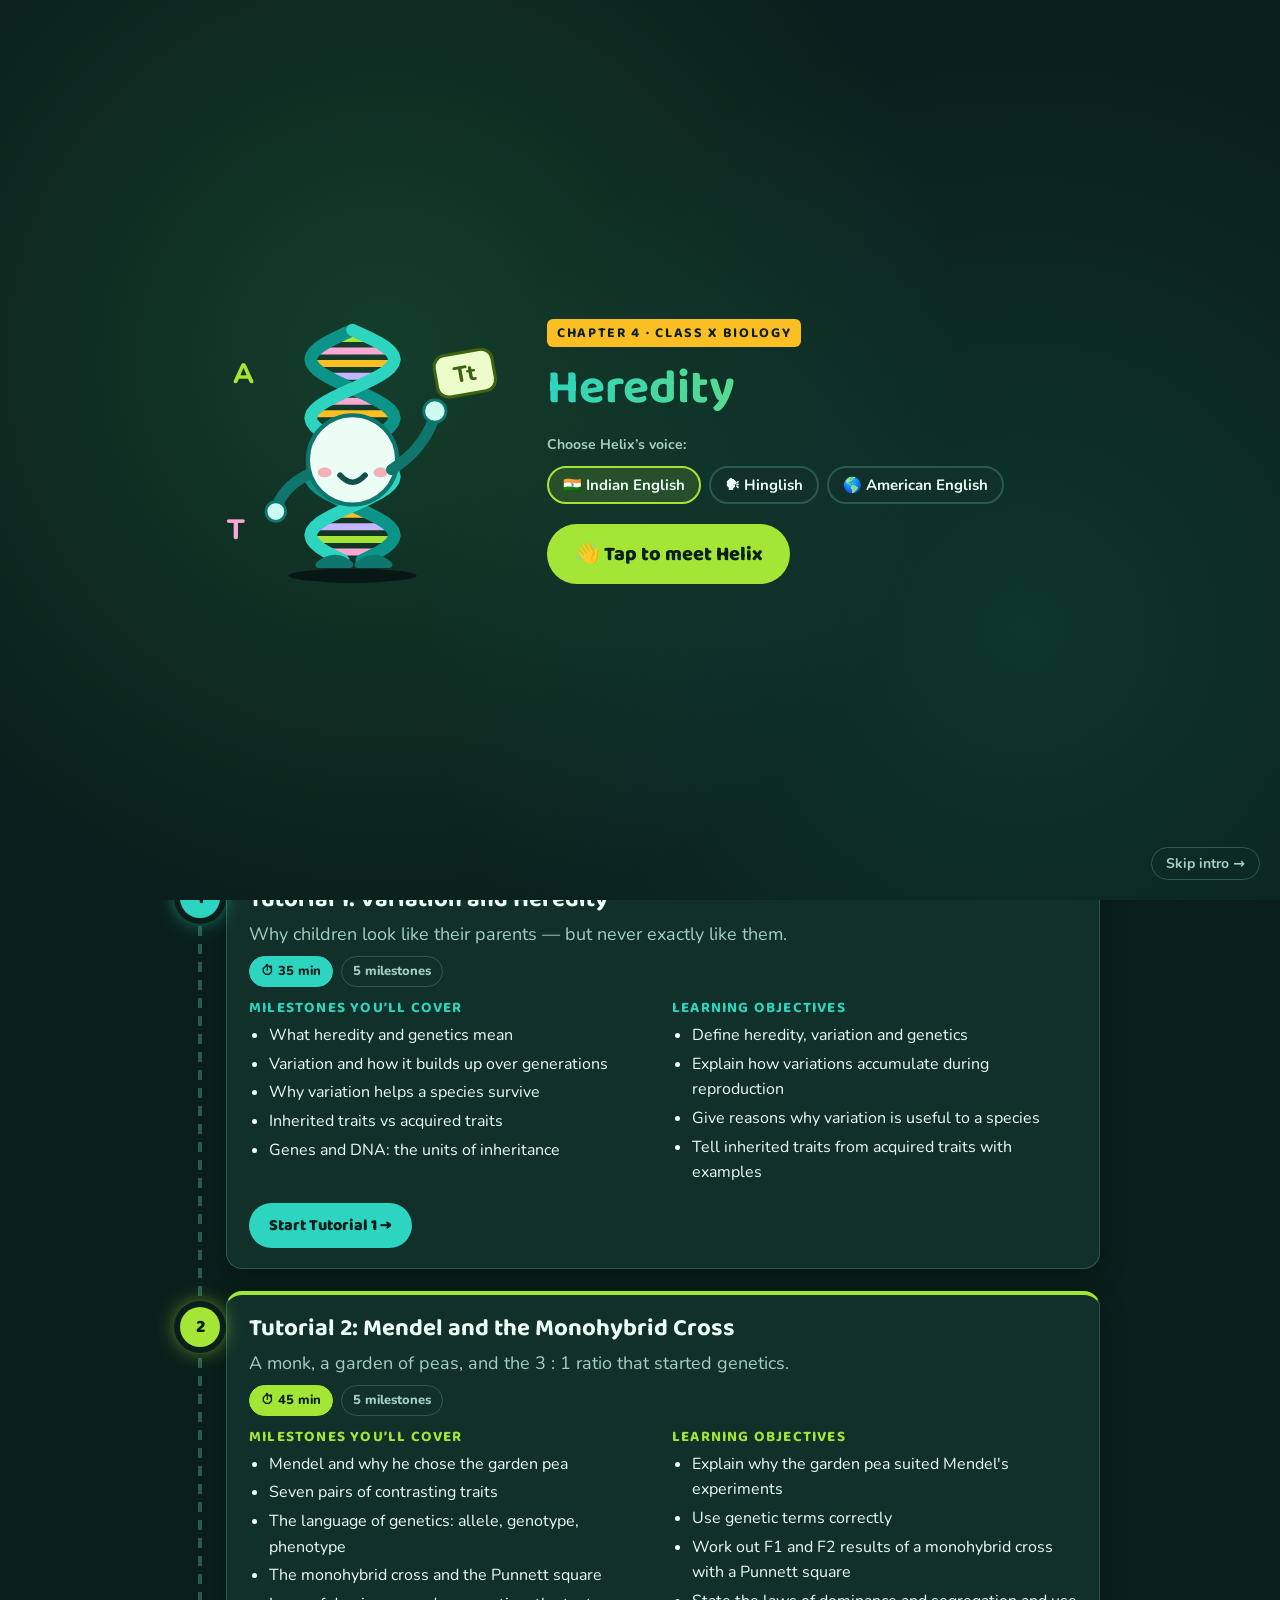
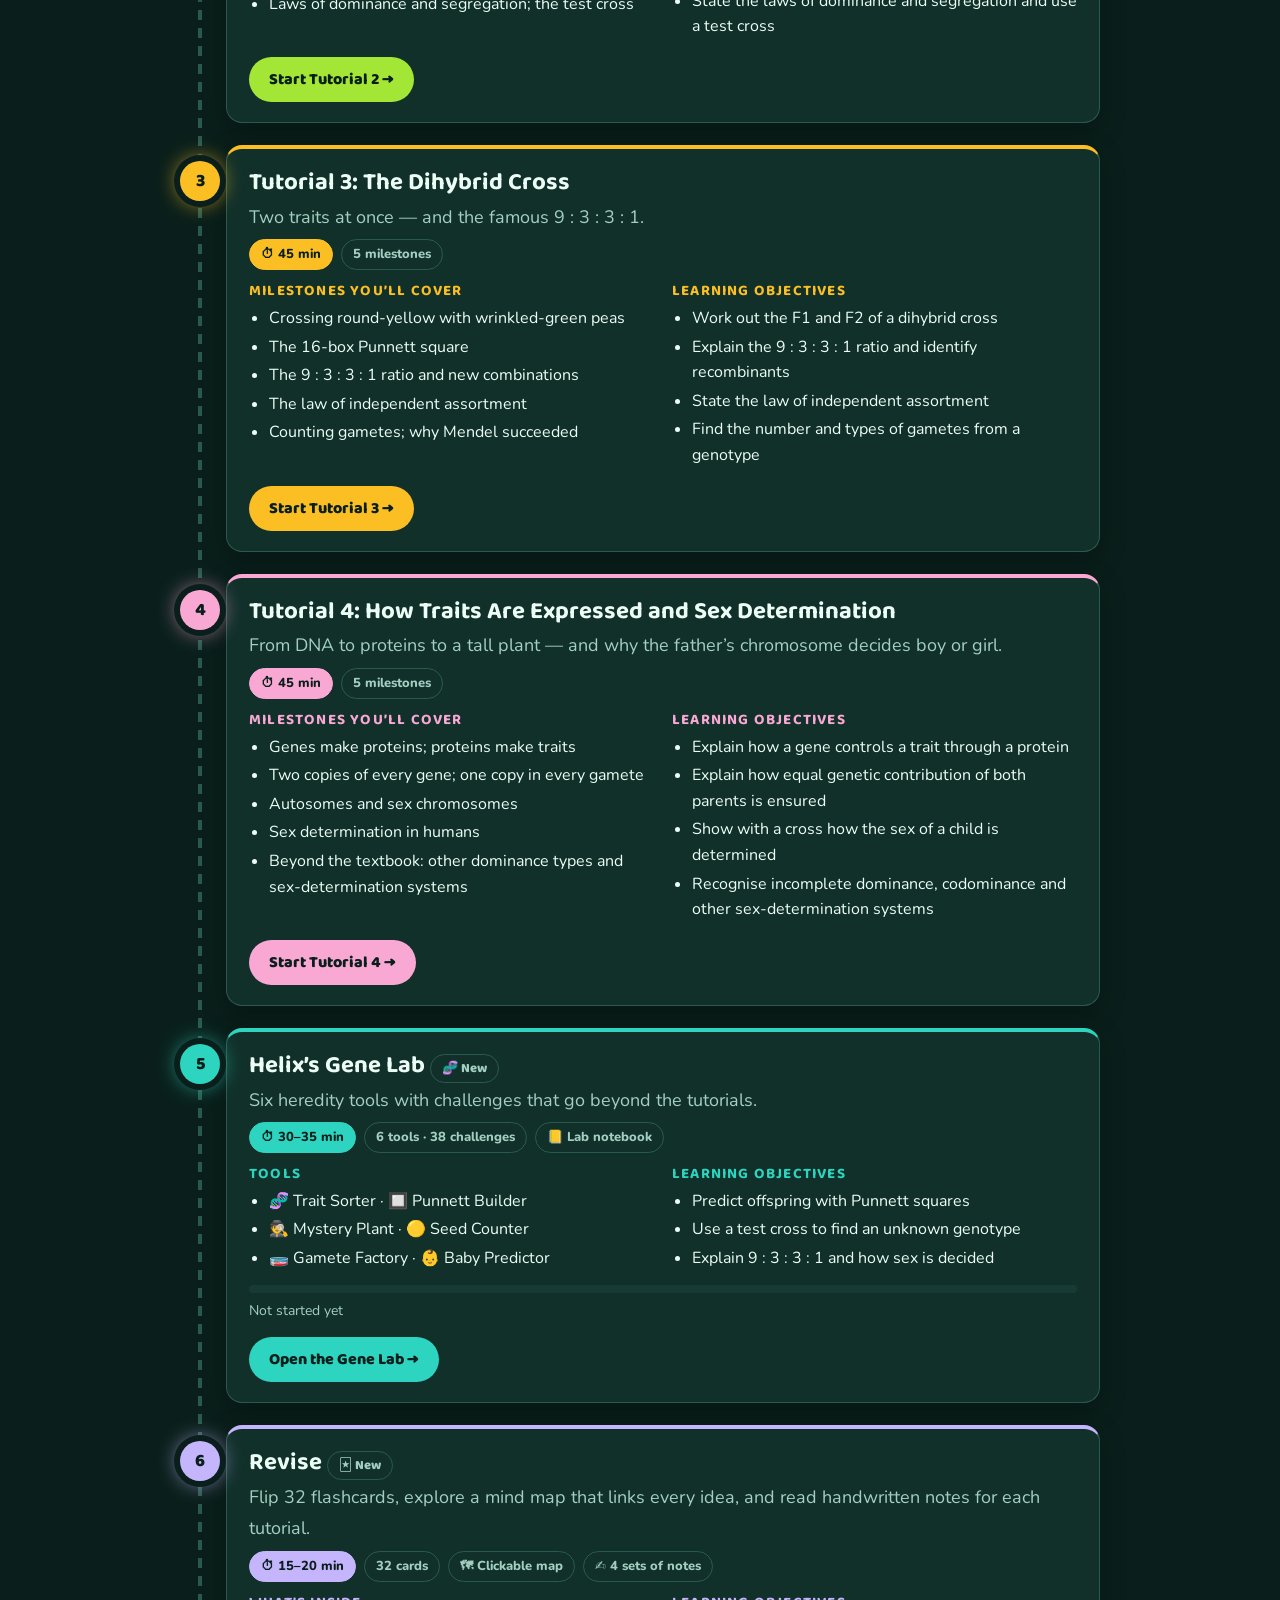
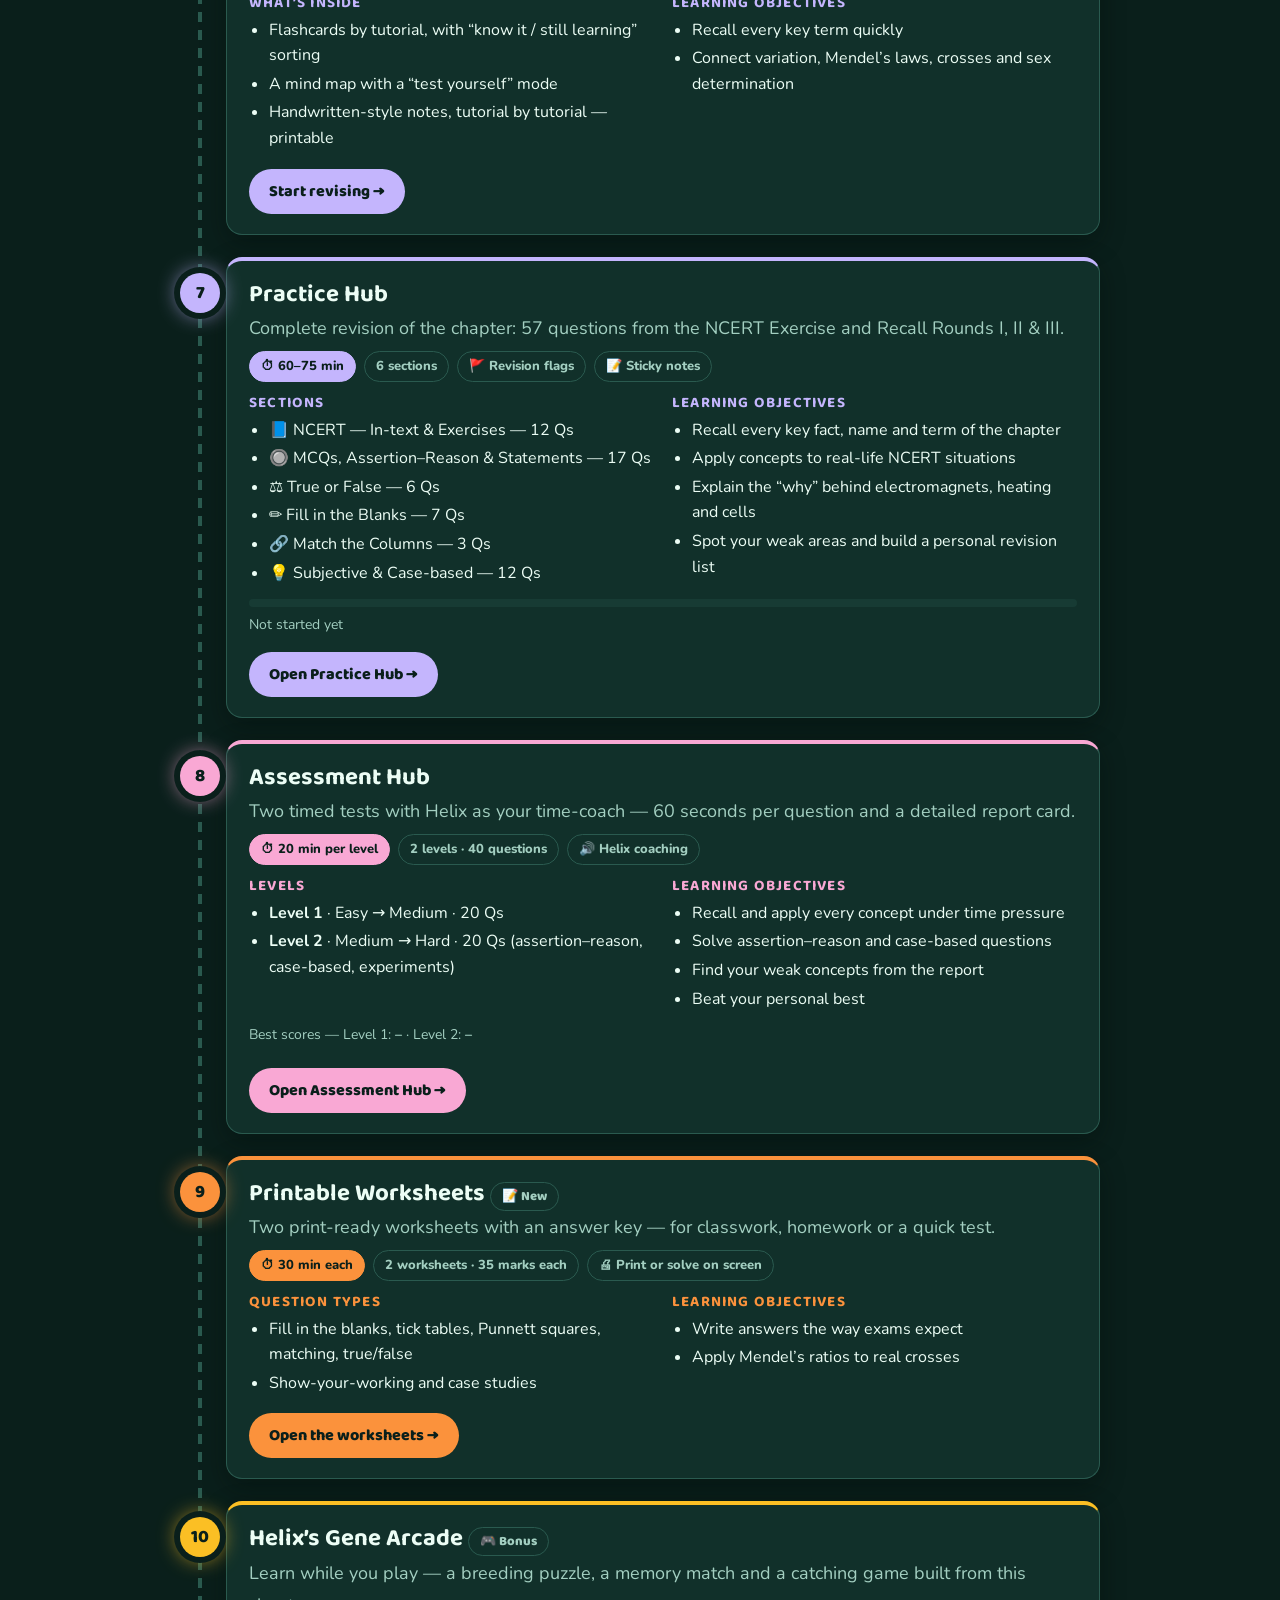
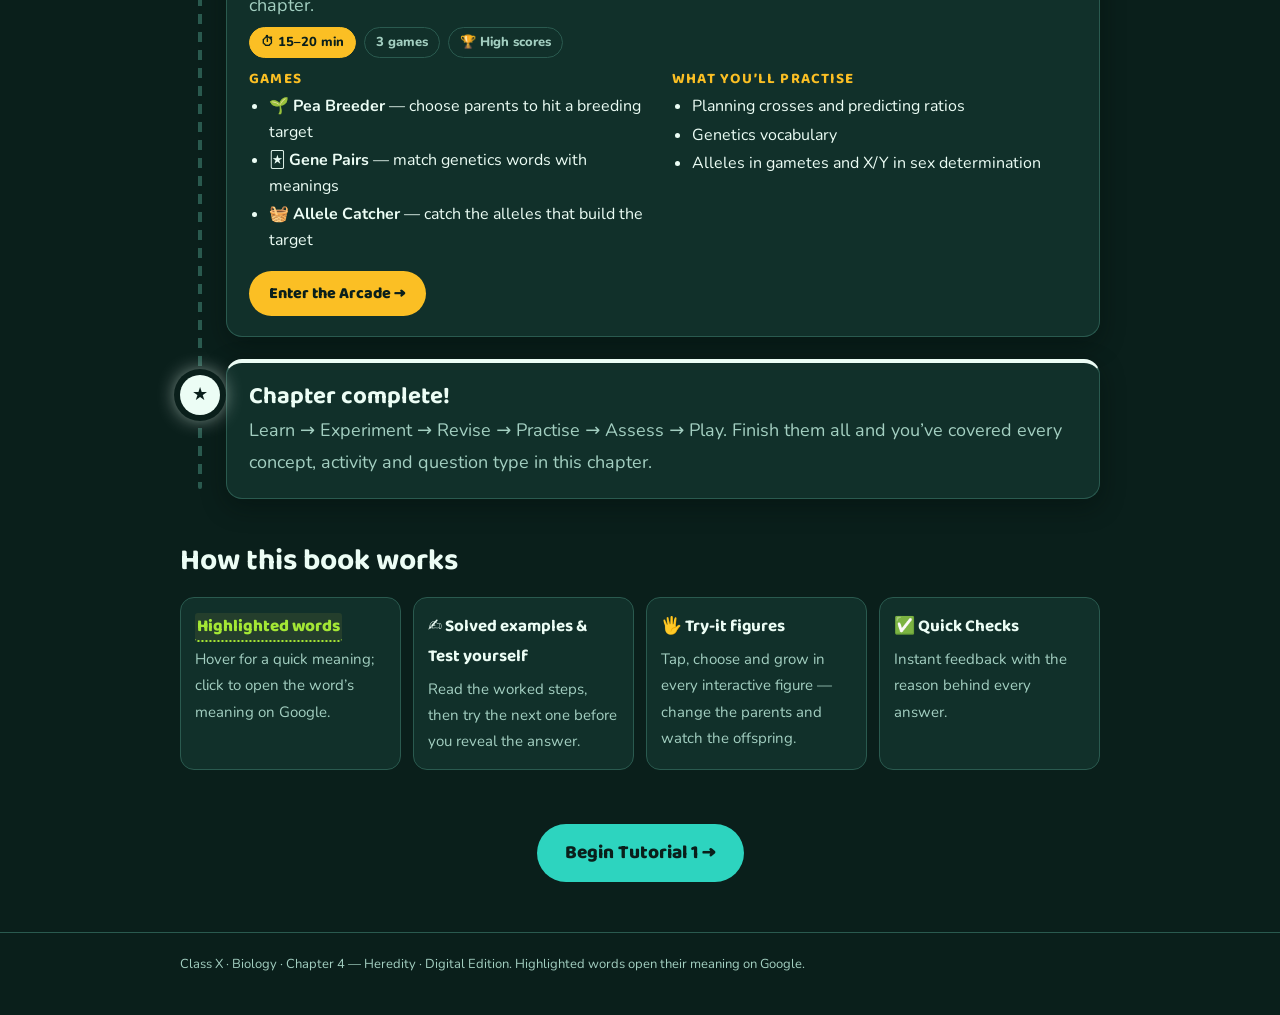
<file: index.html>
<!doctype html>
<html lang="en"><head><meta charset="utf-8"><meta name="viewport" content="width=device-width,initial-scale=1">
<title>Heredity — Chapter 4 Roadmap</title><link rel="preconnect" href="https://fonts.googleapis.com"><link rel="preconnect" href="https://fonts.gstatic.com" crossorigin><link href="https://fonts.googleapis.com/css2?family=Baloo+2:wght@600;700;800&family=Nunito:wght@400;600;700;800&display=swap" rel="stylesheet"><link rel="stylesheet" href="css/styles.css"></head>
<body>
<header class="topbar"><div class="wrap"><a class="brand" href="index.html">Ch 4 · <span>Heredity</span></a><nav class="tabs" aria-label="Chapter navigation"><a href="index.html" class="on">Roadmap</a><a href="tutorial-1.html" data-t="t1">Tutorial 1</a><a href="tutorial-2.html" data-t="t2">Tutorial 2</a><a href="tutorial-3.html" data-t="t3">Tutorial 3</a><a href="tutorial-4.html" data-t="t4">Tutorial 4</a><a href="virtual-lab.html">🧬 Gene Lab</a><a href="revise.html">🃏 Revise</a><a href="practice-hub.html">Practice Hub</a><a href="assessment.html">Assessment</a><a href="worksheet.html">📝 Worksheets</a><a href="games.html">🎮 Arcade</a></nav></div><div class="progress"></div></header>
<div class="intro" role="dialog" aria-modal="true" aria-label="Meet Helix">
<div class="intro-in"><div class="intro-m"><svg class="mascot" viewBox="0 0 215 200" role="img" aria-label="Helix, the DNA mascot"><g class="body">
<ellipse cx="100" cy="194" rx="46" ry="5" fill="#071713"/>
<text class="spark" x="14" y="56" font-size="20" font-weight="800" fill="#a3e635" font-family="Baloo 2, Nunito, sans-serif">A</text><text class="spark s2" x="10" y="168" font-size="20" font-weight="800" fill="#f9a8d4" font-family="Baloo 2, Nunito, sans-serif">T</text>
<line x1="113.0" y1="24" x2="87.0" y2="24" stroke="#a3e635" stroke-width="5" stroke-linecap="round"/><line x1="127.0" y1="33" x2="73.0" y2="33" stroke="#f9a8d4" stroke-width="5" stroke-linecap="round"/><line x1="129.2" y1="42" x2="70.8" y2="42" stroke="#fbbf24" stroke-width="5" stroke-linecap="round"/><line x1="118.7" y1="51" x2="81.3" y2="51" stroke="#c4b5fd" stroke-width="5" stroke-linecap="round"/><line x1="100.0" y1="60" x2="100.0" y2="60" stroke="#a3e635" stroke-width="5" stroke-linecap="round"/><line x1="81.3" y1="69" x2="118.7" y2="69" stroke="#f9a8d4" stroke-width="5" stroke-linecap="round"/><line x1="70.8" y1="78" x2="129.2" y2="78" stroke="#fbbf24" stroke-width="5" stroke-linecap="round"/><line x1="87.0" y1="150" x2="113.0" y2="150" stroke="#fbbf24" stroke-width="5" stroke-linecap="round"/><line x1="73.0" y1="159" x2="127.0" y2="159" stroke="#c4b5fd" stroke-width="5" stroke-linecap="round"/><line x1="70.8" y1="168" x2="129.2" y2="168" stroke="#a3e635" stroke-width="5" stroke-linecap="round"/><line x1="81.3" y1="177" x2="118.7" y2="177" stroke="#f9a8d4" stroke-width="5" stroke-linecap="round"/>
<path d="M100.0 18 L93.3 21 L87.0 24 L81.3 27 L76.5 30 L73.0 33 L70.8 36 L70.0 39 L70.8 42 L73.0 45 L76.5 48 L81.3 51 L87.0 54 L93.3 57 L100.0 60 L106.7 63 L113.0 66 L118.7 69 L123.5 72 L127.0 75 L129.2 78 L130.0 81 L129.2 84 L127.0 87 L123.5 90 L118.7 93 L113.0 96 L106.7 99 L100.0 102 L93.3 105 L87.0 108 L81.3 111 L76.5 114 L73.0 117 L70.8 120 L70.0 123 L70.8 126 L73.0 129 L76.5 132 L81.3 135 L87.0 138 L93.3 141 L100.0 144 L106.7 147 L113.0 150 L118.7 153 L123.5 156 L127.0 159 L129.2 162 L130.0 165 L129.2 168 L127.0 171 L123.5 174 L118.7 177 L113.0 180 L106.7 183" stroke="#0d9488" stroke-width="9" fill="none" stroke-linecap="round" stroke-linejoin="round"/>
<path d="M100.0 18 L106.7 21 L113.0 24 L118.7 27 L123.5 30 L127.0 33 L129.2 36 L130.0 39 L129.2 42 L127.0 45 L123.5 48 L118.7 51 L113.0 54 L106.7 57 L100.0 60 L93.3 63 L87.0 66 L81.3 69 L76.5 72 L73.0 75 L70.8 78 L70.0 81 L70.8 84 L73.0 87 L76.5 90 L81.3 93 L87.0 96 L93.3 99 L100.0 102 L106.7 105 L113.0 108 L118.7 111 L123.5 114 L127.0 117 L129.2 120 L130.0 123 L129.2 126 L127.0 129 L123.5 132 L118.7 135 L113.0 138 L106.7 141 L100.0 144 L93.3 147 L87.0 150 L81.3 153 L76.5 156 L73.0 159 L70.8 162 L70.0 165 L70.8 168 L73.0 171 L76.5 174 L81.3 177 L87.0 180 L93.3 183" stroke="#2dd4bf" stroke-width="9" fill="none" stroke-linecap="round" stroke-linejoin="round"/>
<path d="M72 120 Q52 128 46 144" stroke="#0f766e" stroke-width="8" stroke-linecap="round" fill="none"/><circle cx="45" cy="148" r="7" fill="#ccfbf1" stroke="#0f766e" stroke-width="2"/>
<path d="M76 186 q12 -9 22 0 Z M104 186 q12 -9 22 0 Z" fill="#0f766e" stroke="#0f766e" stroke-width="5" stroke-linejoin="round"/>
<circle cx="100" cy="111" r="32" fill="#ecfdf5" stroke="#0f766e" stroke-width="3"/>
<ellipse cx="88" cy="104" rx="7.5" ry="9" fill="#fff"/><ellipse cx="112" cy="104" rx="7.5" ry="9" fill="#fff"/>
<circle cx="89" cy="106" r="5" fill="#134e4a"/><circle cx="111" cy="106" r="5" fill="#134e4a"/><circle cx="91" cy="104" r="1.8" fill="#fff"/><circle cx="113" cy="104" r="1.8" fill="#fff"/>
<ellipse class="lid" cx="88" cy="104" rx="8.5" ry="10" fill="#ecfdf5"/><ellipse class="lid" cx="112" cy="104" rx="8.5" ry="10" fill="#ecfdf5"/>
<ellipse cx="80" cy="120" rx="5" ry="3.5" fill="#fb7185" opacity=".55"/><ellipse cx="120" cy="120" rx="5" ry="3.5" fill="#fb7185" opacity=".55"/>
<path class="mouth" d="M91 122 Q100 132 109 122" stroke="#134e4a" stroke-width="4" fill="none" stroke-linecap="round"/>
<g class="wave"><path d="M128 118 Q150 104 158 82" stroke="#0f766e" stroke-width="8" stroke-linecap="round" fill="none"/><circle cx="159" cy="76" r="8" fill="#ccfbf1" stroke="#0f766e" stroke-width="2"/><g transform="rotate(-10 180 52)"><rect x="160" y="34" width="42" height="30" rx="8" fill="#ecfccb" stroke="#3f6212" stroke-width="2.2"/><text x="181" y="55" text-anchor="middle" font-size="16" font-weight="800" fill="#3f6212" font-family="Baloo 2, Nunito, sans-serif">Tt</text></g></g></g></svg></div>
<div class="intro-copy"><span class="chapter-tag">Chapter 4 · Class X Biology</span><h1>Heredity</h1>
<p class="intro-bubble" data-text="Hi, young geneticist! I&#8217;m Helix, a strand of DNA &#8212; the instruction book inside every living cell. Have you ever wondered why you have your mother&#8217;s eyes or your grandfather&#8217;s smile? In this chapter we&#8217;ll join Gregor Mendel in his garden of peas, predict babies with Punnett squares, and find out how a baby becomes a boy or a girl. Ready? Let&#8217;s look at your roadmap first!" hidden></p>
<div class="vchoice" role="group" aria-label="Choose Helix’s voice"><span>Choose Helix’s voice:</span><button type="button" data-pack="in">🇮🇳 Indian English</button><button type="button" data-pack="hi">🗣 Hinglish</button><button type="button" data-pack="us">🌎 American English</button></div>
<button type="button" class="btn intro-start" style="--c:var(--lime);font-size:20px;padding:14px 28px">👋 Tap to meet Helix</button></div></div>
<button type="button" class="intro-skip">Skip intro →</button></div>
<main class="wrap">
<section class="hero" data-voice="greet"><div class="mascot-box"><svg class="mascot" viewBox="0 0 215 200" role="img" aria-label="Helix, the DNA mascot"><g class="body">
<ellipse cx="100" cy="194" rx="46" ry="5" fill="#071713"/>
<text class="spark" x="14" y="56" font-size="20" font-weight="800" fill="#a3e635" font-family="Baloo 2, Nunito, sans-serif">A</text><text class="spark s2" x="10" y="168" font-size="20" font-weight="800" fill="#f9a8d4" font-family="Baloo 2, Nunito, sans-serif">T</text>
<line x1="113.0" y1="24" x2="87.0" y2="24" stroke="#a3e635" stroke-width="5" stroke-linecap="round"/><line x1="127.0" y1="33" x2="73.0" y2="33" stroke="#f9a8d4" stroke-width="5" stroke-linecap="round"/><line x1="129.2" y1="42" x2="70.8" y2="42" stroke="#fbbf24" stroke-width="5" stroke-linecap="round"/><line x1="118.7" y1="51" x2="81.3" y2="51" stroke="#c4b5fd" stroke-width="5" stroke-linecap="round"/><line x1="100.0" y1="60" x2="100.0" y2="60" stroke="#a3e635" stroke-width="5" stroke-linecap="round"/><line x1="81.3" y1="69" x2="118.7" y2="69" stroke="#f9a8d4" stroke-width="5" stroke-linecap="round"/><line x1="70.8" y1="78" x2="129.2" y2="78" stroke="#fbbf24" stroke-width="5" stroke-linecap="round"/><line x1="87.0" y1="150" x2="113.0" y2="150" stroke="#fbbf24" stroke-width="5" stroke-linecap="round"/><line x1="73.0" y1="159" x2="127.0" y2="159" stroke="#c4b5fd" stroke-width="5" stroke-linecap="round"/><line x1="70.8" y1="168" x2="129.2" y2="168" stroke="#a3e635" stroke-width="5" stroke-linecap="round"/><line x1="81.3" y1="177" x2="118.7" y2="177" stroke="#f9a8d4" stroke-width="5" stroke-linecap="round"/>
<path d="M100.0 18 L93.3 21 L87.0 24 L81.3 27 L76.5 30 L73.0 33 L70.8 36 L70.0 39 L70.8 42 L73.0 45 L76.5 48 L81.3 51 L87.0 54 L93.3 57 L100.0 60 L106.7 63 L113.0 66 L118.7 69 L123.5 72 L127.0 75 L129.2 78 L130.0 81 L129.2 84 L127.0 87 L123.5 90 L118.7 93 L113.0 96 L106.7 99 L100.0 102 L93.3 105 L87.0 108 L81.3 111 L76.5 114 L73.0 117 L70.8 120 L70.0 123 L70.8 126 L73.0 129 L76.5 132 L81.3 135 L87.0 138 L93.3 141 L100.0 144 L106.7 147 L113.0 150 L118.7 153 L123.5 156 L127.0 159 L129.2 162 L130.0 165 L129.2 168 L127.0 171 L123.5 174 L118.7 177 L113.0 180 L106.7 183" stroke="#0d9488" stroke-width="9" fill="none" stroke-linecap="round" stroke-linejoin="round"/>
<path d="M100.0 18 L106.7 21 L113.0 24 L118.7 27 L123.5 30 L127.0 33 L129.2 36 L130.0 39 L129.2 42 L127.0 45 L123.5 48 L118.7 51 L113.0 54 L106.7 57 L100.0 60 L93.3 63 L87.0 66 L81.3 69 L76.5 72 L73.0 75 L70.8 78 L70.0 81 L70.8 84 L73.0 87 L76.5 90 L81.3 93 L87.0 96 L93.3 99 L100.0 102 L106.7 105 L113.0 108 L118.7 111 L123.5 114 L127.0 117 L129.2 120 L130.0 123 L129.2 126 L127.0 129 L123.5 132 L118.7 135 L113.0 138 L106.7 141 L100.0 144 L93.3 147 L87.0 150 L81.3 153 L76.5 156 L73.0 159 L70.8 162 L70.0 165 L70.8 168 L73.0 171 L76.5 174 L81.3 177 L87.0 180 L93.3 183" stroke="#2dd4bf" stroke-width="9" fill="none" stroke-linecap="round" stroke-linejoin="round"/>
<path d="M72 120 Q52 128 46 144" stroke="#0f766e" stroke-width="8" stroke-linecap="round" fill="none"/><circle cx="45" cy="148" r="7" fill="#ccfbf1" stroke="#0f766e" stroke-width="2"/>
<path d="M76 186 q12 -9 22 0 Z M104 186 q12 -9 22 0 Z" fill="#0f766e" stroke="#0f766e" stroke-width="5" stroke-linejoin="round"/>
<circle cx="100" cy="111" r="32" fill="#ecfdf5" stroke="#0f766e" stroke-width="3"/>
<ellipse cx="88" cy="104" rx="7.5" ry="9" fill="#fff"/><ellipse cx="112" cy="104" rx="7.5" ry="9" fill="#fff"/>
<circle cx="89" cy="106" r="5" fill="#134e4a"/><circle cx="111" cy="106" r="5" fill="#134e4a"/><circle cx="91" cy="104" r="1.8" fill="#fff"/><circle cx="113" cy="104" r="1.8" fill="#fff"/>
<ellipse class="lid" cx="88" cy="104" rx="8.5" ry="10" fill="#ecfdf5"/><ellipse class="lid" cx="112" cy="104" rx="8.5" ry="10" fill="#ecfdf5"/>
<ellipse cx="80" cy="120" rx="5" ry="3.5" fill="#fb7185" opacity=".55"/><ellipse cx="120" cy="120" rx="5" ry="3.5" fill="#fb7185" opacity=".55"/>
<path class="mouth" d="M91 122 Q100 132 109 122" stroke="#134e4a" stroke-width="4" fill="none" stroke-linecap="round"/>
<g class="wave"><path d="M128 118 Q150 104 158 82" stroke="#0f766e" stroke-width="8" stroke-linecap="round" fill="none"/><circle cx="159" cy="76" r="8" fill="#ccfbf1" stroke="#0f766e" stroke-width="2"/><g transform="rotate(-10 180 52)"><rect x="160" y="34" width="42" height="30" rx="8" fill="#ecfccb" stroke="#3f6212" stroke-width="2.2"/><text x="181" y="55" text-anchor="middle" font-size="16" font-weight="800" fill="#3f6212" font-family="Baloo 2, Nunito, sans-serif">Tt</text></g></g></g></svg></div>
<div class="bubble">Hi, young geneticist! I’m <b>Helix</b>, a strand of DNA — the instruction book inside every living cell. Have you ever wondered why you have your mother’s eyes or your grandfather’s smile? In this chapter we’ll join Gregor Mendel in his garden of peas, predict babies with Punnett squares, and find out how a baby becomes a boy or a girl. Ready? Let’s look at your roadmap first!</div></section>
<span class="chapter-tag">Chapter 4 · Class X Biology</span>
<h1 class="chapter-title">Heredity</h1>
<p class="sub">Variation, Mendel’s laws, monohybrid and dihybrid crosses, how genes make traits — and how sex is determined.</p>
<div class="stats"><div class="stat"><b>4</b><span>Tutorials</span></div><div class="stat"><b>2h 50m</b><span>Total time</span></div><div class="stat"><b>2</b><span>Hands-on activities</span></div><div class="stat"><b>32</b><span>Key words</span></div></div>
<h2 class="section-title" id="roadmap">Your Chapter Roadmap</h2>
<p>Follow the path one tutorial at a time. Each one ends with a Quick Check so you know you’ve got it.</p>
<div class="road"><div class="stop" data-stop="t1" style="--c:var(--cyan)"><div class="pin">1</div>
<div class="card"><h3>Tutorial 1: Variation and Heredity</h3><p style="margin:0;color:var(--muted)">Why children look like their parents — but never exactly like them.</p>
<div class="meta"><span class="chip time">⏱ 35 min</span><span class="chip">5 milestones</span><span class="chip done donechip" hidden>✓ Completed</span></div>
<div class="cols"><div><h4>Milestones you’ll cover</h4><ul><li>What heredity and genetics mean</li><li>Variation and how it builds up over generations</li><li>Why variation helps a species survive</li><li>Inherited traits vs acquired traits</li><li>Genes and DNA: the units of inheritance</li></ul></div>
<div><h4>Learning objectives</h4><ul><li>Define heredity, variation and genetics</li><li>Explain how variations accumulate during reproduction</li><li>Give reasons why variation is useful to a species</li><li>Tell inherited traits from acquired traits with examples</li></ul></div></div>
<a class="btn" href="tutorial-1.html">Start Tutorial 1 →</a></div></div><div class="stop" data-stop="t2" style="--c:var(--lime)"><div class="pin">2</div>
<div class="card"><h3>Tutorial 2: Mendel and the Monohybrid Cross</h3><p style="margin:0;color:var(--muted)">A monk, a garden of peas, and the 3 : 1 ratio that started genetics.</p>
<div class="meta"><span class="chip time">⏱ 45 min</span><span class="chip">5 milestones</span><span class="chip done donechip" hidden>✓ Completed</span></div>
<div class="cols"><div><h4>Milestones you’ll cover</h4><ul><li>Mendel and why he chose the garden pea</li><li>Seven pairs of contrasting traits</li><li>The language of genetics: allele, genotype, phenotype</li><li>The monohybrid cross and the Punnett square</li><li>Laws of dominance and segregation; the test cross</li></ul></div>
<div><h4>Learning objectives</h4><ul><li>Explain why the garden pea suited Mendel's experiments</li><li>Use genetic terms correctly</li><li>Work out F1 and F2 results of a monohybrid cross with a Punnett square</li><li>State the laws of dominance and segregation and use a test cross</li></ul></div></div>
<a class="btn" href="tutorial-2.html">Start Tutorial 2 →</a></div></div><div class="stop" data-stop="t3" style="--c:var(--amber)"><div class="pin">3</div>
<div class="card"><h3>Tutorial 3: The Dihybrid Cross</h3><p style="margin:0;color:var(--muted)">Two traits at once — and the famous 9 : 3 : 3 : 1.</p>
<div class="meta"><span class="chip time">⏱ 45 min</span><span class="chip">5 milestones</span><span class="chip done donechip" hidden>✓ Completed</span></div>
<div class="cols"><div><h4>Milestones you’ll cover</h4><ul><li>Crossing round-yellow with wrinkled-green peas</li><li>The 16-box Punnett square</li><li>The 9 : 3 : 3 : 1 ratio and new combinations</li><li>The law of independent assortment</li><li>Counting gametes; why Mendel succeeded</li></ul></div>
<div><h4>Learning objectives</h4><ul><li>Work out the F1 and F2 of a dihybrid cross</li><li>Explain the 9 : 3 : 3 : 1 ratio and identify recombinants</li><li>State the law of independent assortment</li><li>Find the number and types of gametes from a genotype</li></ul></div></div>
<a class="btn" href="tutorial-3.html">Start Tutorial 3 →</a></div></div><div class="stop" data-stop="t4" style="--c:var(--pink)"><div class="pin">4</div>
<div class="card"><h3>Tutorial 4: How Traits Are Expressed and Sex Determination</h3><p style="margin:0;color:var(--muted)">From DNA to proteins to a tall plant — and why the father’s chromosome decides boy or girl.</p>
<div class="meta"><span class="chip time">⏱ 45 min</span><span class="chip">5 milestones</span><span class="chip done donechip" hidden>✓ Completed</span></div>
<div class="cols"><div><h4>Milestones you’ll cover</h4><ul><li>Genes make proteins; proteins make traits</li><li>Two copies of every gene; one copy in every gamete</li><li>Autosomes and sex chromosomes</li><li>Sex determination in humans</li><li>Beyond the textbook: other dominance types and sex-determination systems</li></ul></div>
<div><h4>Learning objectives</h4><ul><li>Explain how a gene controls a trait through a protein</li><li>Explain how equal genetic contribution of both parents is ensured</li><li>Show with a cross how the sex of a child is determined</li><li>Recognise incomplete dominance, codominance and other sex-determination systems</li></ul></div></div>
<a class="btn" href="tutorial-4.html">Start Tutorial 4 →</a></div></div><div class="stop" style="--c:var(--cyan)"><div class="pin">5</div>
<div class="card"><h3>Helix’s Gene Lab <span class="chip">🧬 New</span></h3><p style="margin:0;color:var(--muted)">Six heredity tools with challenges that go beyond the tutorials.</p>
<div class="meta"><span class="chip time">⏱ 30–35 min</span><span class="chip">6 tools · 38 challenges</span><span class="chip">📒 Lab notebook</span></div>
<div class="cols"><div><h4>Tools</h4><ul><li>🧬 Trait Sorter · 🔲 Punnett Builder</li><li>🕵️ Mystery Plant · 🟡 Seed Counter</li><li>🧫 Gamete Factory · 👶 Baby Predictor</li></ul></div>
<div><h4>Learning objectives</h4><ul><li>Predict offspring with Punnett squares</li><li>Use a test cross to find an unknown genotype</li><li>Explain 9 : 3 : 3 : 1 and how sex is decided</li></ul></div></div>
<div class="meter" data-lab-meter><i></i></div><p class="hint lab-meter-idx" style="margin:6px 0 0">Not started yet</p>
<a class="btn" href="virtual-lab.html">Open the Gene Lab →</a></div></div><div class="stop" style="--c:var(--violet)"><div class="pin">6</div>
<div class="card"><h3>Revise <span class="chip">🃏 New</span></h3><p style="margin:0;color:var(--muted)">Flip 32 flashcards, explore a mind map that links every idea, and read handwritten notes for each tutorial.</p>
<div class="meta"><span class="chip time">⏱ 15–20 min</span><span class="chip">32 cards</span><span class="chip">🗺 Clickable map</span><span class="chip">✍️ 4 sets of notes</span></div>
<div class="cols"><div><h4>What’s inside</h4><ul><li>Flashcards by tutorial, with “know it / still learning” sorting</li><li>A mind map with a “test yourself” mode</li><li>Handwritten-style notes, tutorial by tutorial — printable</li></ul></div>
<div><h4>Learning objectives</h4><ul><li>Recall every key term quickly</li><li>Connect variation, Mendel’s laws, crosses and sex determination</li></ul></div></div>
<a class="btn" href="revise.html">Start revising →</a></div></div><div class="stop" style="--c:var(--violet)"><div class="pin">7</div>
<div class="card"><h3>Practice Hub</h3><p style="margin:0;color:var(--muted)">Complete revision of the chapter: 57 questions from the NCERT Exercise and Recall Rounds I, II &amp; III.</p>
<div class="meta"><span class="chip time">⏱ 60–75 min</span><span class="chip">6 sections</span><span class="chip">🚩 Revision flags</span><span class="chip">📝 Sticky notes</span></div>
<div class="cols"><div><h4>Sections</h4><ul><li>📘 NCERT — In-text &amp; Exercises — 12 Qs</li><li>🔘 MCQs, Assertion–Reason &amp; Statements — 17 Qs</li><li>⚖️ True or False — 6 Qs</li><li>✏️ Fill in the Blanks — 7 Qs</li><li>🔗 Match the Columns — 3 Qs</li><li>💡 Subjective &amp; Case-based — 12 Qs</li></ul></div>
<div><h4>Learning objectives</h4><ul><li>Recall every key fact, name and term of the chapter</li><li>Apply concepts to real-life NCERT situations</li><li>Explain the “why” behind electromagnets, heating and cells</li><li>Spot your weak areas and build a personal revision list</li></ul></div></div>
<div class="meter" data-hub-meter data-total="57"><i></i></div><p class="hint hub-meter-t" style="margin:6px 0 0">Not started yet</p>
<a class="btn" href="practice-hub.html">Open Practice Hub →</a></div></div><div class="stop" style="--c:var(--pink)"><div class="pin">8</div>
<div class="card"><h3>Assessment Hub</h3><p style="margin:0;color:var(--muted)">Two timed tests with Helix as your time-coach — 60 seconds per question and a detailed report card.</p>
<div class="meta"><span class="chip time">⏱ 20 min per level</span><span class="chip">2 levels · 40 questions</span><span class="chip">🔊 Helix coaching</span></div>
<div class="cols"><div><h4>Levels</h4><ul><li><b>Level 1</b> · Easy → Medium · 20 Qs</li><li><b>Level 2</b> · Medium → Hard · 20 Qs (assertion–reason, case-based, experiments)</li></ul></div>
<div><h4>Learning objectives</h4><ul><li>Recall and apply every concept under time pressure</li><li>Solve assertion–reason and case-based questions</li><li>Find your weak concepts from the report</li><li>Beat your personal best</li></ul></div></div>
<div class="assess-best hint" style="margin-top:8px">Best scores — Level 1: <b data-best="L1">–</b> · Level 2: <b data-best="L2">–</b></div>
<a class="btn" href="assessment.html">Open Assessment Hub →</a></div></div><div class="stop" style="--c:var(--orange)"><div class="pin">9</div>
<div class="card"><h3>Printable Worksheets <span class="chip">📝 New</span></h3><p style="margin:0;color:var(--muted)">Two print-ready worksheets with an answer key — for classwork, homework or a quick test.</p>
<div class="meta"><span class="chip time">⏱ 30 min each</span><span class="chip">2 worksheets · 35 marks each</span><span class="chip">🖨 Print or solve on screen</span></div>
<div class="cols"><div><h4>Question types</h4><ul><li>Fill in the blanks, tick tables, Punnett squares, matching, true/false</li><li>Show-your-working and case studies</li></ul></div>
<div><h4>Learning objectives</h4><ul><li>Write answers the way exams expect</li><li>Apply Mendel’s ratios to real crosses</li></ul></div></div>
<a class="btn" href="worksheet.html">Open the worksheets →</a></div></div><div class="stop" style="--c:var(--amber)"><div class="pin">10</div>
<div class="card"><h3>Helix’s Gene Arcade <span class="chip">🎮 Bonus</span></h3><p style="margin:0;color:var(--muted)">Learn while you play — a breeding puzzle, a memory match and a catching game built from this chapter.</p>
<div class="meta"><span class="chip time">⏱ 15–20 min</span><span class="chip">3 games</span><span class="chip">🏆 High scores</span></div>
<div class="cols"><div><h4>Games</h4><ul><li><b>🌱 Pea Breeder</b> — choose parents to hit a breeding target</li><li><b>🃏 Gene Pairs</b> — match genetics words with meanings</li><li><b>🧺 Allele Catcher</b> — catch the alleles that build the target</li></ul></div>
<div><h4>What you’ll practise</h4><ul><li>Planning crosses and predicting ratios</li><li>Genetics vocabulary</li><li>Alleles in gametes and X/Y in sex determination</li></ul></div></div>
<a class="btn" href="games.html">Enter the Arcade →</a></div></div><div class="stop finish" style="--c:var(--text)"><div class="pin">★</div><div class="card"><h3>Chapter complete!</h3><p style="margin:0;color:var(--muted)">Learn → Experiment → Revise → Practise → Assess → Play. Finish them all and you’ve covered every concept, activity and question type in this chapter.</p></div></div></div>
<h2 class="section-title">How this book works</h2>
<div class="legend">
<div><strong><span class="w" style="cursor:default">Highlighted words</span></strong>Hover for a quick meaning; click to open the word’s meaning on Google.</div>
<div><strong>✍ Solved examples &amp; Test yourself</strong>Read the worked steps, then try the next one before you reveal the answer.</div>
<div><strong>🖐 Try-it figures</strong>Tap, choose and grow in every interactive figure — change the parents and watch the offspring.</div>
<div><strong>✅ Quick Checks</strong>Instant feedback with the reason behind every answer.</div>
</div>
<div style="text-align:center;margin-bottom:50px"><a class="btn" style="font-size:19px;padding:14px 28px" href="tutorial-1.html">Begin Tutorial 1 →</a></div>
</main>
<footer><div class="wrap">Class X · Biology · Chapter 4 — Heredity · Digital Edition. Highlighted words open their meaning on Google.</div></footer>
<script src="js/miko-audio.js"></script><script src="js/chapter.js"></script><script src="js/anim4.js"></script>
</body></html>
</file>
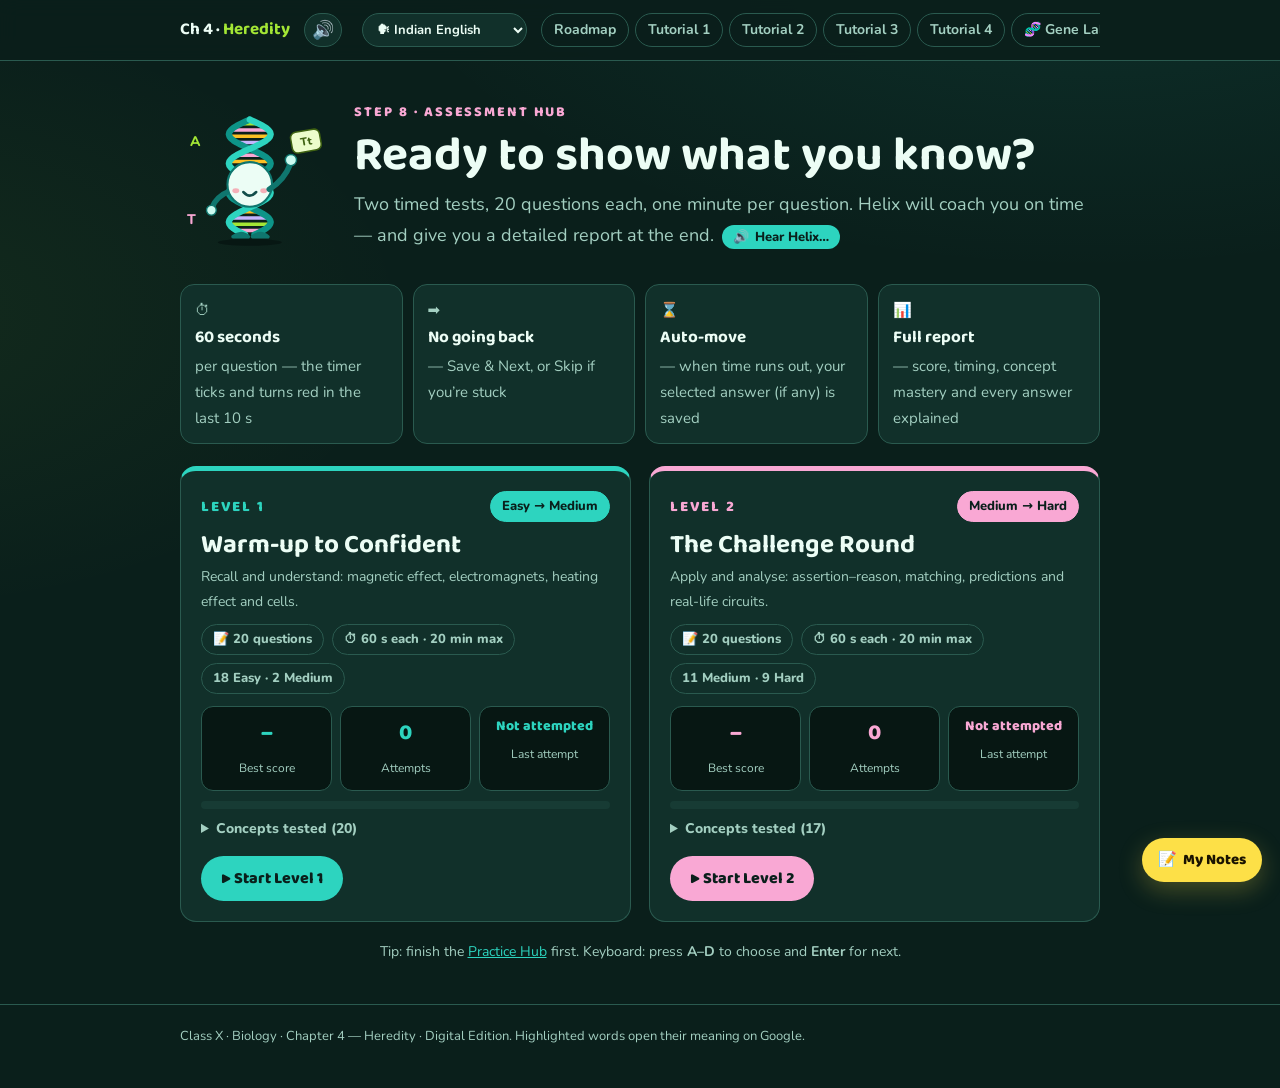
<file: assessment.html>
<!doctype html>
<html lang="en"><head><meta charset="utf-8"><meta name="viewport" content="width=device-width,initial-scale=1">
<title>Assessment Hub — Heredity</title><link rel="preconnect" href="https://fonts.googleapis.com"><link rel="preconnect" href="https://fonts.gstatic.com" crossorigin><link href="https://fonts.googleapis.com/css2?family=Baloo+2:wght@600;700;800&family=Nunito:wght@400;600;700;800&display=swap" rel="stylesheet"><link rel="stylesheet" href="css/styles.css"></head>
<body data-note="assessment" data-note-label="Assessment Hub" style="--c:var(--pink)">
<header class="topbar"><div class="wrap"><a class="brand" href="index.html">Ch 4 · <span>Heredity</span></a><nav class="tabs" aria-label="Chapter navigation"><a href="index.html">Roadmap</a><a href="tutorial-1.html" data-t="t1">Tutorial 1</a><a href="tutorial-2.html" data-t="t2">Tutorial 2</a><a href="tutorial-3.html" data-t="t3">Tutorial 3</a><a href="tutorial-4.html" data-t="t4">Tutorial 4</a><a href="virtual-lab.html">🧬 Gene Lab</a><a href="revise.html">🃏 Revise</a><a href="practice-hub.html">Practice Hub</a><a href="assessment.html" class="on">Assessment</a><a href="worksheet.html">📝 Worksheets</a><a href="games.html">🎮 Arcade</a></nav></div><div class="progress"></div></header>
<main class="wrap">
<div id="miko-big" hidden><svg class="mascot" viewBox="0 0 215 200" role="img" aria-label="Helix, the DNA mascot"><g class="body">
<ellipse cx="100" cy="194" rx="46" ry="5" fill="#071713"/>
<text class="spark" x="14" y="56" font-size="20" font-weight="800" fill="#a3e635" font-family="Baloo 2, Nunito, sans-serif">A</text><text class="spark s2" x="10" y="168" font-size="20" font-weight="800" fill="#f9a8d4" font-family="Baloo 2, Nunito, sans-serif">T</text>
<line x1="113.0" y1="24" x2="87.0" y2="24" stroke="#a3e635" stroke-width="5" stroke-linecap="round"/><line x1="127.0" y1="33" x2="73.0" y2="33" stroke="#f9a8d4" stroke-width="5" stroke-linecap="round"/><line x1="129.2" y1="42" x2="70.8" y2="42" stroke="#fbbf24" stroke-width="5" stroke-linecap="round"/><line x1="118.7" y1="51" x2="81.3" y2="51" stroke="#c4b5fd" stroke-width="5" stroke-linecap="round"/><line x1="100.0" y1="60" x2="100.0" y2="60" stroke="#a3e635" stroke-width="5" stroke-linecap="round"/><line x1="81.3" y1="69" x2="118.7" y2="69" stroke="#f9a8d4" stroke-width="5" stroke-linecap="round"/><line x1="70.8" y1="78" x2="129.2" y2="78" stroke="#fbbf24" stroke-width="5" stroke-linecap="round"/><line x1="87.0" y1="150" x2="113.0" y2="150" stroke="#fbbf24" stroke-width="5" stroke-linecap="round"/><line x1="73.0" y1="159" x2="127.0" y2="159" stroke="#c4b5fd" stroke-width="5" stroke-linecap="round"/><line x1="70.8" y1="168" x2="129.2" y2="168" stroke="#a3e635" stroke-width="5" stroke-linecap="round"/><line x1="81.3" y1="177" x2="118.7" y2="177" stroke="#f9a8d4" stroke-width="5" stroke-linecap="round"/>
<path d="M100.0 18 L93.3 21 L87.0 24 L81.3 27 L76.5 30 L73.0 33 L70.8 36 L70.0 39 L70.8 42 L73.0 45 L76.5 48 L81.3 51 L87.0 54 L93.3 57 L100.0 60 L106.7 63 L113.0 66 L118.7 69 L123.5 72 L127.0 75 L129.2 78 L130.0 81 L129.2 84 L127.0 87 L123.5 90 L118.7 93 L113.0 96 L106.7 99 L100.0 102 L93.3 105 L87.0 108 L81.3 111 L76.5 114 L73.0 117 L70.8 120 L70.0 123 L70.8 126 L73.0 129 L76.5 132 L81.3 135 L87.0 138 L93.3 141 L100.0 144 L106.7 147 L113.0 150 L118.7 153 L123.5 156 L127.0 159 L129.2 162 L130.0 165 L129.2 168 L127.0 171 L123.5 174 L118.7 177 L113.0 180 L106.7 183" stroke="#0d9488" stroke-width="9" fill="none" stroke-linecap="round" stroke-linejoin="round"/>
<path d="M100.0 18 L106.7 21 L113.0 24 L118.7 27 L123.5 30 L127.0 33 L129.2 36 L130.0 39 L129.2 42 L127.0 45 L123.5 48 L118.7 51 L113.0 54 L106.7 57 L100.0 60 L93.3 63 L87.0 66 L81.3 69 L76.5 72 L73.0 75 L70.8 78 L70.0 81 L70.8 84 L73.0 87 L76.5 90 L81.3 93 L87.0 96 L93.3 99 L100.0 102 L106.7 105 L113.0 108 L118.7 111 L123.5 114 L127.0 117 L129.2 120 L130.0 123 L129.2 126 L127.0 129 L123.5 132 L118.7 135 L113.0 138 L106.7 141 L100.0 144 L93.3 147 L87.0 150 L81.3 153 L76.5 156 L73.0 159 L70.8 162 L70.0 165 L70.8 168 L73.0 171 L76.5 174 L81.3 177 L87.0 180 L93.3 183" stroke="#2dd4bf" stroke-width="9" fill="none" stroke-linecap="round" stroke-linejoin="round"/>
<path d="M72 120 Q52 128 46 144" stroke="#0f766e" stroke-width="8" stroke-linecap="round" fill="none"/><circle cx="45" cy="148" r="7" fill="#ccfbf1" stroke="#0f766e" stroke-width="2"/>
<path d="M76 186 q12 -9 22 0 Z M104 186 q12 -9 22 0 Z" fill="#0f766e" stroke="#0f766e" stroke-width="5" stroke-linejoin="round"/>
<circle cx="100" cy="111" r="32" fill="#ecfdf5" stroke="#0f766e" stroke-width="3"/>
<ellipse cx="88" cy="104" rx="7.5" ry="9" fill="#fff"/><ellipse cx="112" cy="104" rx="7.5" ry="9" fill="#fff"/>
<circle cx="89" cy="106" r="5" fill="#134e4a"/><circle cx="111" cy="106" r="5" fill="#134e4a"/><circle cx="91" cy="104" r="1.8" fill="#fff"/><circle cx="113" cy="104" r="1.8" fill="#fff"/>
<ellipse class="lid" cx="88" cy="104" rx="8.5" ry="10" fill="#ecfdf5"/><ellipse class="lid" cx="112" cy="104" rx="8.5" ry="10" fill="#ecfdf5"/>
<ellipse cx="80" cy="120" rx="5" ry="3.5" fill="#fb7185" opacity=".55"/><ellipse cx="120" cy="120" rx="5" ry="3.5" fill="#fb7185" opacity=".55"/>
<path class="mouth" d="M91 122 Q100 132 109 122" stroke="#134e4a" stroke-width="4" fill="none" stroke-linecap="round"/>
<g class="wave"><path d="M128 118 Q150 104 158 82" stroke="#0f766e" stroke-width="8" stroke-linecap="round" fill="none"/><circle cx="159" cy="76" r="8" fill="#ccfbf1" stroke="#0f766e" stroke-width="2"/><g transform="rotate(-10 180 52)"><rect x="160" y="34" width="42" height="30" rx="8" fill="#ecfccb" stroke="#3f6212" stroke-width="2.2"/><text x="181" y="55" text-anchor="middle" font-size="16" font-weight="800" fill="#3f6212" font-family="Baloo 2, Nunito, sans-serif">Tt</text></g></g></g></svg></div>
<section id="v-hub">
<section class="hub-hero auto-voice" data-voice="a_hub"><svg class="mascot" viewBox="0 0 215 200" role="img" aria-label="Helix, the DNA mascot"><g class="body">
<ellipse cx="100" cy="194" rx="46" ry="5" fill="#071713"/>
<text class="spark" x="14" y="56" font-size="20" font-weight="800" fill="#a3e635" font-family="Baloo 2, Nunito, sans-serif">A</text><text class="spark s2" x="10" y="168" font-size="20" font-weight="800" fill="#f9a8d4" font-family="Baloo 2, Nunito, sans-serif">T</text>
<line x1="113.0" y1="24" x2="87.0" y2="24" stroke="#a3e635" stroke-width="5" stroke-linecap="round"/><line x1="127.0" y1="33" x2="73.0" y2="33" stroke="#f9a8d4" stroke-width="5" stroke-linecap="round"/><line x1="129.2" y1="42" x2="70.8" y2="42" stroke="#fbbf24" stroke-width="5" stroke-linecap="round"/><line x1="118.7" y1="51" x2="81.3" y2="51" stroke="#c4b5fd" stroke-width="5" stroke-linecap="round"/><line x1="100.0" y1="60" x2="100.0" y2="60" stroke="#a3e635" stroke-width="5" stroke-linecap="round"/><line x1="81.3" y1="69" x2="118.7" y2="69" stroke="#f9a8d4" stroke-width="5" stroke-linecap="round"/><line x1="70.8" y1="78" x2="129.2" y2="78" stroke="#fbbf24" stroke-width="5" stroke-linecap="round"/><line x1="87.0" y1="150" x2="113.0" y2="150" stroke="#fbbf24" stroke-width="5" stroke-linecap="round"/><line x1="73.0" y1="159" x2="127.0" y2="159" stroke="#c4b5fd" stroke-width="5" stroke-linecap="round"/><line x1="70.8" y1="168" x2="129.2" y2="168" stroke="#a3e635" stroke-width="5" stroke-linecap="round"/><line x1="81.3" y1="177" x2="118.7" y2="177" stroke="#f9a8d4" stroke-width="5" stroke-linecap="round"/>
<path d="M100.0 18 L93.3 21 L87.0 24 L81.3 27 L76.5 30 L73.0 33 L70.8 36 L70.0 39 L70.8 42 L73.0 45 L76.5 48 L81.3 51 L87.0 54 L93.3 57 L100.0 60 L106.7 63 L113.0 66 L118.7 69 L123.5 72 L127.0 75 L129.2 78 L130.0 81 L129.2 84 L127.0 87 L123.5 90 L118.7 93 L113.0 96 L106.7 99 L100.0 102 L93.3 105 L87.0 108 L81.3 111 L76.5 114 L73.0 117 L70.8 120 L70.0 123 L70.8 126 L73.0 129 L76.5 132 L81.3 135 L87.0 138 L93.3 141 L100.0 144 L106.7 147 L113.0 150 L118.7 153 L123.5 156 L127.0 159 L129.2 162 L130.0 165 L129.2 168 L127.0 171 L123.5 174 L118.7 177 L113.0 180 L106.7 183" stroke="#0d9488" stroke-width="9" fill="none" stroke-linecap="round" stroke-linejoin="round"/>
<path d="M100.0 18 L106.7 21 L113.0 24 L118.7 27 L123.5 30 L127.0 33 L129.2 36 L130.0 39 L129.2 42 L127.0 45 L123.5 48 L118.7 51 L113.0 54 L106.7 57 L100.0 60 L93.3 63 L87.0 66 L81.3 69 L76.5 72 L73.0 75 L70.8 78 L70.0 81 L70.8 84 L73.0 87 L76.5 90 L81.3 93 L87.0 96 L93.3 99 L100.0 102 L106.7 105 L113.0 108 L118.7 111 L123.5 114 L127.0 117 L129.2 120 L130.0 123 L129.2 126 L127.0 129 L123.5 132 L118.7 135 L113.0 138 L106.7 141 L100.0 144 L93.3 147 L87.0 150 L81.3 153 L76.5 156 L73.0 159 L70.8 162 L70.0 165 L70.8 168 L73.0 171 L76.5 174 L81.3 177 L87.0 180 L93.3 183" stroke="#2dd4bf" stroke-width="9" fill="none" stroke-linecap="round" stroke-linejoin="round"/>
<path d="M72 120 Q52 128 46 144" stroke="#0f766e" stroke-width="8" stroke-linecap="round" fill="none"/><circle cx="45" cy="148" r="7" fill="#ccfbf1" stroke="#0f766e" stroke-width="2"/>
<path d="M76 186 q12 -9 22 0 Z M104 186 q12 -9 22 0 Z" fill="#0f766e" stroke="#0f766e" stroke-width="5" stroke-linejoin="round"/>
<circle cx="100" cy="111" r="32" fill="#ecfdf5" stroke="#0f766e" stroke-width="3"/>
<ellipse cx="88" cy="104" rx="7.5" ry="9" fill="#fff"/><ellipse cx="112" cy="104" rx="7.5" ry="9" fill="#fff"/>
<circle cx="89" cy="106" r="5" fill="#134e4a"/><circle cx="111" cy="106" r="5" fill="#134e4a"/><circle cx="91" cy="104" r="1.8" fill="#fff"/><circle cx="113" cy="104" r="1.8" fill="#fff"/>
<ellipse class="lid" cx="88" cy="104" rx="8.5" ry="10" fill="#ecfdf5"/><ellipse class="lid" cx="112" cy="104" rx="8.5" ry="10" fill="#ecfdf5"/>
<ellipse cx="80" cy="120" rx="5" ry="3.5" fill="#fb7185" opacity=".55"/><ellipse cx="120" cy="120" rx="5" ry="3.5" fill="#fb7185" opacity=".55"/>
<path class="mouth" d="M91 122 Q100 132 109 122" stroke="#134e4a" stroke-width="4" fill="none" stroke-linecap="round"/>
<g class="wave"><path d="M128 118 Q150 104 158 82" stroke="#0f766e" stroke-width="8" stroke-linecap="round" fill="none"/><circle cx="159" cy="76" r="8" fill="#ccfbf1" stroke="#0f766e" stroke-width="2"/><g transform="rotate(-10 180 52)"><rect x="160" y="34" width="42" height="30" rx="8" fill="#ecfccb" stroke="#3f6212" stroke-width="2.2"/><text x="181" y="55" text-anchor="middle" font-size="16" font-weight="800" fill="#3f6212" font-family="Baloo 2, Nunito, sans-serif">Tt</text></g></g></g></svg><div><div class="kicker" style="font:800 14px var(--font-head);letter-spacing:.14em;color:var(--pink);text-transform:uppercase">Step 8 · Assessment Hub</div>
<h1>Ready to show what you know?</h1><p style="margin:0;color:var(--muted)">Two timed tests, 20 questions each, one minute per question. Helix will coach you on time — and give you a detailed report at the end.</p></div></section>
<div class="rules"><div>⏱<b>60 seconds</b> per question — the timer ticks and turns red in the last 10 s</div><div>➡️<b>No going back</b> — Save &amp; Next, or Skip if you’re stuck</div><div>⌛<b>Auto-move</b> — when time runs out, your selected answer (if any) is saved</div><div>📊<b>Full report</b> — score, timing, concept mastery and every answer explained</div></div>
<div class="levels"><div class="lvl-card" data-level="L1" style="--c:var(--cyan)">
<div class="lvl-top"><span class="lvl-no">Level 1</span><span class="chip time">Easy → Medium</span></div>
<h3>Warm-up to Confident</h3>
<p class="hint" style="margin:0 0 10px">Recall and understand: magnetic effect, electromagnets, heating effect and cells.</p>
<div class="meta"><span class="chip">📝 20 questions</span><span class="chip">⏱ 60 s each · 20 min max</span><span class="chip">18 Easy · 2 Medium</span></div>
<div class="lvl-stats"><div><b class="best">–</b><span>Best score</span></div><div><b class="tries">0</b><span>Attempts</span></div><div><b class="last" style="font-size:14px">Not attempted</b><span>Last attempt</span></div></div>
<div class="meter lvl-meter"><i></i></div>
<details class="lvl-topics"><summary>Concepts tested (20)</summary><p>Acquired traits · Chromosome number · Dihybrid ratio · Dominant traits · F₁ · F₂ ratio · Gene · Gene expression · Genetics · Heredity · Heterozygous · Independent assortment · Male sex chromosomes · Mendel&#x27;s plant · Phenotype · Segregation · Sex determination · Test cross · Variation · Why pea</p></details>
<button type="button" class="btn start-level" data-level="L1">▶ Start Level 1</button></div><div class="lvl-card" data-level="L2" style="--c:var(--pink)">
<div class="lvl-top"><span class="lvl-no">Level 2</span><span class="chip time">Medium → Hard</span></div>
<h3>The Challenge Round</h3>
<p class="hint" style="margin:0 0 10px">Apply and analyse: assertion–reason, matching, predictions and real-life circuits.</p>
<div class="meta"><span class="chip">📝 20 questions</span><span class="chip">⏱ 60 s each · 20 min max</span><span class="chip">11 Medium · 9 Hard</span></div>
<div class="lvl-stats"><div><b class="best">–</b><span>Best score</span></div><div><b class="tries">0</b><span>Attempts</span></div><div><b class="last" style="font-size:14px">Not attempted</b><span>Last attempt</span></div></div>
<div class="meter lvl-meter"><i></i></div>
<details class="lvl-topics"><summary>Concepts tested (17)</summary><p>ABO · Accumulated variation · Assertion–Reason · Counting offspring · Dihybrid fraction · Dihybrid numbers · Dihybrid test cross · Equal contribution · Equal proportions · Gametes · Genotypic ratio · Incomplete dominance · Other systems · Probability of sex · Recombinants · Test cross result · Working out a genotype</p></details>
<button type="button" class="btn start-level" data-level="L2">▶ Start Level 2</button></div></div>
<p class="hint" style="text-align:center;margin:18px 0 40px">Tip: finish the <a href="practice-hub.html">Practice Hub</a> first. Keyboard: press <b>A–D</b> to choose and <b>Enter</b> for next.</p>
</section>

<section id="v-test" hidden>
<div class="t-top"><div><div class="t-level"></div><div class="t-count"></div></div>
<div class="coach"><svg class="mascot" viewBox="0 0 215 200" role="img" aria-label="Helix, the DNA mascot"><g class="body">
<ellipse cx="100" cy="194" rx="46" ry="5" fill="#071713"/>
<text class="spark" x="14" y="56" font-size="20" font-weight="800" fill="#a3e635" font-family="Baloo 2, Nunito, sans-serif">A</text><text class="spark s2" x="10" y="168" font-size="20" font-weight="800" fill="#f9a8d4" font-family="Baloo 2, Nunito, sans-serif">T</text>
<line x1="113.0" y1="24" x2="87.0" y2="24" stroke="#a3e635" stroke-width="5" stroke-linecap="round"/><line x1="127.0" y1="33" x2="73.0" y2="33" stroke="#f9a8d4" stroke-width="5" stroke-linecap="round"/><line x1="129.2" y1="42" x2="70.8" y2="42" stroke="#fbbf24" stroke-width="5" stroke-linecap="round"/><line x1="118.7" y1="51" x2="81.3" y2="51" stroke="#c4b5fd" stroke-width="5" stroke-linecap="round"/><line x1="100.0" y1="60" x2="100.0" y2="60" stroke="#a3e635" stroke-width="5" stroke-linecap="round"/><line x1="81.3" y1="69" x2="118.7" y2="69" stroke="#f9a8d4" stroke-width="5" stroke-linecap="round"/><line x1="70.8" y1="78" x2="129.2" y2="78" stroke="#fbbf24" stroke-width="5" stroke-linecap="round"/><line x1="87.0" y1="150" x2="113.0" y2="150" stroke="#fbbf24" stroke-width="5" stroke-linecap="round"/><line x1="73.0" y1="159" x2="127.0" y2="159" stroke="#c4b5fd" stroke-width="5" stroke-linecap="round"/><line x1="70.8" y1="168" x2="129.2" y2="168" stroke="#a3e635" stroke-width="5" stroke-linecap="round"/><line x1="81.3" y1="177" x2="118.7" y2="177" stroke="#f9a8d4" stroke-width="5" stroke-linecap="round"/>
<path d="M100.0 18 L93.3 21 L87.0 24 L81.3 27 L76.5 30 L73.0 33 L70.8 36 L70.0 39 L70.8 42 L73.0 45 L76.5 48 L81.3 51 L87.0 54 L93.3 57 L100.0 60 L106.7 63 L113.0 66 L118.7 69 L123.5 72 L127.0 75 L129.2 78 L130.0 81 L129.2 84 L127.0 87 L123.5 90 L118.7 93 L113.0 96 L106.7 99 L100.0 102 L93.3 105 L87.0 108 L81.3 111 L76.5 114 L73.0 117 L70.8 120 L70.0 123 L70.8 126 L73.0 129 L76.5 132 L81.3 135 L87.0 138 L93.3 141 L100.0 144 L106.7 147 L113.0 150 L118.7 153 L123.5 156 L127.0 159 L129.2 162 L130.0 165 L129.2 168 L127.0 171 L123.5 174 L118.7 177 L113.0 180 L106.7 183" stroke="#0d9488" stroke-width="9" fill="none" stroke-linecap="round" stroke-linejoin="round"/>
<path d="M100.0 18 L106.7 21 L113.0 24 L118.7 27 L123.5 30 L127.0 33 L129.2 36 L130.0 39 L129.2 42 L127.0 45 L123.5 48 L118.7 51 L113.0 54 L106.7 57 L100.0 60 L93.3 63 L87.0 66 L81.3 69 L76.5 72 L73.0 75 L70.8 78 L70.0 81 L70.8 84 L73.0 87 L76.5 90 L81.3 93 L87.0 96 L93.3 99 L100.0 102 L106.7 105 L113.0 108 L118.7 111 L123.5 114 L127.0 117 L129.2 120 L130.0 123 L129.2 126 L127.0 129 L123.5 132 L118.7 135 L113.0 138 L106.7 141 L100.0 144 L93.3 147 L87.0 150 L81.3 153 L76.5 156 L73.0 159 L70.8 162 L70.0 165 L70.8 168 L73.0 171 L76.5 174 L81.3 177 L87.0 180 L93.3 183" stroke="#2dd4bf" stroke-width="9" fill="none" stroke-linecap="round" stroke-linejoin="round"/>
<path d="M72 120 Q52 128 46 144" stroke="#0f766e" stroke-width="8" stroke-linecap="round" fill="none"/><circle cx="45" cy="148" r="7" fill="#ccfbf1" stroke="#0f766e" stroke-width="2"/>
<path d="M76 186 q12 -9 22 0 Z M104 186 q12 -9 22 0 Z" fill="#0f766e" stroke="#0f766e" stroke-width="5" stroke-linejoin="round"/>
<circle cx="100" cy="111" r="32" fill="#ecfdf5" stroke="#0f766e" stroke-width="3"/>
<ellipse cx="88" cy="104" rx="7.5" ry="9" fill="#fff"/><ellipse cx="112" cy="104" rx="7.5" ry="9" fill="#fff"/>
<circle cx="89" cy="106" r="5" fill="#134e4a"/><circle cx="111" cy="106" r="5" fill="#134e4a"/><circle cx="91" cy="104" r="1.8" fill="#fff"/><circle cx="113" cy="104" r="1.8" fill="#fff"/>
<ellipse class="lid" cx="88" cy="104" rx="8.5" ry="10" fill="#ecfdf5"/><ellipse class="lid" cx="112" cy="104" rx="8.5" ry="10" fill="#ecfdf5"/>
<ellipse cx="80" cy="120" rx="5" ry="3.5" fill="#fb7185" opacity=".55"/><ellipse cx="120" cy="120" rx="5" ry="3.5" fill="#fb7185" opacity=".55"/>
<path class="mouth" d="M91 122 Q100 132 109 122" stroke="#134e4a" stroke-width="4" fill="none" stroke-linecap="round"/>
<g class="wave"><path d="M128 118 Q150 104 158 82" stroke="#0f766e" stroke-width="8" stroke-linecap="round" fill="none"/><circle cx="159" cy="76" r="8" fill="#ccfbf1" stroke="#0f766e" stroke-width="2"/><g transform="rotate(-10 180 52)"><rect x="160" y="34" width="42" height="30" rx="8" fill="#ecfccb" stroke="#3f6212" stroke-width="2.2"/><text x="181" y="55" text-anchor="middle" font-size="16" font-weight="800" fill="#3f6212" font-family="Baloo 2, Nunito, sans-serif">Tt</text></g></g></g></svg><p class="coach-bubble" aria-live="polite">Let’s go!</p></div>
<div class="timer" role="timer" aria-label="Seconds left"><svg viewBox="0 0 80 80" aria-hidden="true"><circle class="timer-bg" cx="40" cy="40" r="34"/><circle class="timer-fg" cx="40" cy="40" r="34" stroke-dasharray="213.6" stroke-dashoffset="0"/></svg><span class="timer-t">60</span></div></div>
<div class="qdots" aria-hidden="true"></div>
<div class="countdown" hidden>3</div>
<article class="qcard" aria-live="polite"></article>
<div class="t-controls" hidden><button type="button" class="quit">✕ Quit test</button><button type="button" class="tick-toggle">⏱ Tick on</button><span style="flex:1"></span><button type="button" class="btn ghost skip-btn">Skip ↷</button><button type="button" class="btn next" disabled>Save &amp; Next →</button></div>
</section>

<section id="v-result" hidden></section>
</main>
<script type="application/json" id="assess-data">{"levels": [{"id": "L1", "name": "Level 1", "sub": "Easy → Medium", "color": "var(--cyan)", "start_voice": "a_start1", "badge": ["Trait Tracker", "Pea Planter", "Punnett Pro"], "qs": [{"d": "E", "tut": 1, "concept": "Heredity", "src": "Chapter text", "stem": "The passing of traits from parents to offspring is called:", "opts": ["heredity", "variation", "evolution", "mutation"], "ans": 0, "why": "Heredity = inheritance of traits."}, {"d": "E", "tut": 1, "concept": "Genetics", "src": "Knowledge Hub", "stem": "The term ‘genetics’ was coined by:", "opts": ["Mendel", "Punnett", "de Vries", "Bateson"], "ans": 3, "why": "William Bateson, 1905."}, {"d": "E", "tut": 1, "concept": "Variation", "src": "Chapter text", "stem": "Which produces the most variation?", "opts": ["Binary fission", "Budding", "Sexual reproduction", "Vegetative propagation"], "ans": 2, "why": "DNA from two parents combines."}, {"d": "E", "tut": 1, "concept": "Acquired traits", "src": "Chapter text", "stem": "Which is an acquired trait?", "opts": ["Eye colour", "A scar from an accident", "Blood group", "Attached earlobes"], "ans": 1, "why": "It does not change germ-cell DNA."}, {"d": "E", "tut": 1, "concept": "Gene", "src": "Chapter text", "stem": "A segment of DNA that carries information for one protein is a:", "opts": ["gene", "chromosome", "nucleus", "gamete"], "ans": 0, "why": "Gene."}, {"d": "E", "tut": 2, "concept": "Mendel's plant", "src": "Chapter text", "stem": "Mendel’s experimental plant was:", "opts": ["Antirrhinum majus", "Zea mays", "Oryza sativa", "Pisum sativum"], "ans": 3, "why": "The garden pea."}, {"d": "E", "tut": 2, "concept": "Why pea", "src": "UDAAN A–R 1", "stem": "The pea plant suited Mendel because it is:", "opts": ["cross-pollinating with unisexual flowers", "a tree with a long life", "self-pollinating with clear contrasting traits", "unable to be crossed by hand"], "ans": 2, "why": "Self-pollinating, easy to cross, contrasting traits."}, {"d": "E", "tut": 2, "concept": "Dominant traits", "src": "Chapter text", "stem": "Which trait is dominant in pea?", "opts": ["Green seed colour", "Inflated pod", "Wrinkled seed", "Terminal flowers"], "ans": 1, "why": "Inflated pod is dominant over constricted."}, {"d": "E", "tut": 2, "concept": "Phenotype", "src": "Chapter text", "stem": "‘Tall’ describes a plant’s:", "opts": ["phenotype", "genotype", "allele", "gamete"], "ans": 0, "why": "Observable feature = phenotype."}, {"d": "E", "tut": 2, "concept": "Heterozygous", "src": "Chapter text", "stem": "Which genotype is heterozygous?", "opts": ["TT", "tt", "TTRR", "Tt"], "ans": 3, "why": "Two different alleles."}, {"d": "E", "tut": 2, "concept": "F₁", "src": "Chapter text", "stem": "TT × tt gives F₁ plants that are:", "opts": ["all dwarf", "half tall, half dwarf", "all tall (Tt)", "3 tall : 1 dwarf"], "ans": 2, "why": "All Tt."}, {"d": "E", "tut": 2, "concept": "F₂ ratio", "src": "Chapter text", "stem": "F₂ phenotypic ratio of a monohybrid cross:", "opts": ["1 : 2 : 1", "3 : 1", "9 : 3 : 3 : 1", "1 : 1"], "ans": 1, "why": "3 dominant : 1 recessive."}, {"d": "E", "tut": 2, "concept": "Segregation", "src": "Chapter text", "stem": "The law of segregation states that:", "opts": ["each gamete gets only one allele of a pair", "alleles blend in the offspring", "genes for different traits always stay together", "acquired traits are inherited"], "ans": 0, "why": "Purity of gametes."}, {"d": "E", "tut": 3, "concept": "Dihybrid ratio", "src": "Chapter text", "stem": "F₂ phenotypic ratio of Mendel’s dihybrid cross:", "opts": ["3 : 1", "1 : 2 : 1", "1 : 1 : 1 : 1", "9 : 3 : 3 : 1"], "ans": 3, "why": "9 : 3 : 3 : 1."}, {"d": "E", "tut": 3, "concept": "Independent assortment", "src": "UDAAN Statement 2", "stem": "The law of independent assortment came from:", "opts": ["the monohybrid cross", "the test cross", "the dihybrid cross", "studying blood groups"], "ans": 2, "why": "Dihybrid cross."}, {"d": "E", "tut": 4, "concept": "Chromosome number", "src": "Case Study I", "stem": "Human beings have how many pairs of chromosomes?", "opts": ["22", "23", "44", "46"], "ans": 1, "why": "23 pairs."}, {"d": "E", "tut": 4, "concept": "Male sex chromosomes", "src": "Case Study I", "stem": "The sex chromosomes of a human male are:", "opts": ["XY", "XX", "YY", "XO"], "ans": 0, "why": "XY."}, {"d": "E", "tut": 4, "concept": "Sex determination", "src": "Chapter text", "stem": "The sex of a human child is decided by:", "opts": ["the mother’s egg", "the mother’s diet", "the season of birth", "the father’s sperm"], "ans": 3, "why": "Sperm carries X or Y."}, {"d": "M", "tut": 4, "concept": "Gene expression", "src": "NCERT text", "stem": "A gene makes a plant tall by:", "opts": ["directly stretching the stem", "absorbing more water", "coding for an enzyme that controls growth-hormone production", "making the leaves bigger"], "ans": 2, "why": "Gene → enzyme → hormone → height."}, {"d": "M", "tut": 2, "concept": "Test cross", "src": "Chapter text", "stem": "To find whether a tall plant is TT or Tt, it is crossed with:", "opts": ["TT", "tt", "Tt", "another tall plant"], "ans": 1, "why": "A homozygous recessive — the test cross."}]}, {"id": "L2", "name": "Level 2", "sub": "Medium → Hard", "color": "var(--pink)", "start_voice": "a_start2", "badge": ["Allele Ace", "Cross Master", "Gene Genius"], "qs": [{"d": "M", "tut": 2, "concept": "Genotypic ratio", "src": "Chapter text", "stem": "Tt × Tt gives TT : Tt : tt in the ratio:", "opts": ["1 : 1 : 1", "1 : 2 : 1", "2 : 1 : 1", "3 : 0 : 1"], "ans": 1, "why": "From the Punnett square."}, {"d": "M", "tut": 2, "concept": "Test cross result", "src": "Try it Yourself 1", "stem": "A purple plant × white plant gives 50% purple, 50% white. The purple parent is:", "opts": ["Pp", "PP", "pp", "Cannot be told"], "ans": 0, "why": "Pp × pp → 1 : 1."}, {"d": "M", "tut": 2, "concept": "Working out a genotype", "src": "NCERT Exercise 1", "stem": "Tall violet × short white gives all violet, about half short. The tall parent is:", "opts": ["TTWW", "TTww", "TtWw", "TtWW"], "ans": 3, "why": "Tt for height, WW for colour."}, {"d": "M", "tut": 2, "concept": "Counting offspring", "src": "Case Study IV", "stem": "Rr × Rr gives 1000 plants. Round and wrinkled will be about:", "opts": ["500, 500", "800, 200", "750, 250", "950, 50"], "ans": 2, "why": "3 : 1."}, {"d": "M", "tut": 2, "concept": "Equal proportions", "src": "Case Study IV", "stem": "Which cross gives round and wrinkled seeds in equal numbers?", "opts": ["RR × rr", "Rr × rr", "RR × Rr", "rr × rr"], "ans": 1, "why": "1 Rr : 1 rr."}, {"d": "M", "tut": 3, "concept": "Dihybrid fraction", "src": "UDAAN Competitive Q7", "stem": "YYRR × yyrr; fraction of F₂ with green seeds:", "opts": ["4/16", "9/16", "3/16", "1/16"], "ans": 0, "why": "3 + 1 = 4 of 16."}, {"d": "M", "tut": 3, "concept": "Dihybrid numbers", "src": "UDAAN Competitive Q12", "stem": "RrYy × RrYy gives 560 seeds. How many are wrinkled green?", "opts": ["105", "315", "140", "35"], "ans": 3, "why": "1/16 × 560."}, {"d": "M", "tut": 3, "concept": "Recombinants", "src": "UDAAN MCQ 4", "stem": "RRyy × rrYY. Which F₂ types are new combinations?", "opts": ["Round green, wrinkled yellow", "Only round yellow", "Round yellow, wrinkled green", "Only wrinkled green"], "ans": 2, "why": "The parents were round-green and wrinkled-yellow."}, {"d": "H", "tut": 3, "concept": "Gametes", "src": "Competitive Level", "stem": "How many types of gametes does AaBBCcDd make?", "opts": ["4", "8", "6", "16"], "ans": 1, "why": "3 heterozygous pairs → 2³ = 8."}, {"d": "H", "tut": 3, "concept": "Gametes", "src": "Competitive Level", "stem": "Which gametes can RrYY form?", "opts": ["RY and rY", "RY, Ry, rY, ry", "Ry and ry", "Only RY"], "ans": 0, "why": "Y is homozygous, so every gamete carries Y."}, {"d": "H", "tut": 3, "concept": "Dihybrid test cross", "src": "Helix’s extra", "stem": "RrYy × rryy gives a phenotypic ratio of:", "opts": ["9 : 3 : 3 : 1", "3 : 1", "1 : 2 : 1", "1 : 1 : 1 : 1"], "ans": 3, "why": "Four gamete types meet ry only."}, {"d": "M", "tut": 4, "concept": "Probability of sex", "src": "Case Study I", "stem": "A couple has six daughters. Chance that the next child is a girl:", "opts": ["20%", "90%", "50%", "100%"], "ans": 2, "why": "Every birth is an independent 50 : 50."}, {"d": "M", "tut": 4, "concept": "Equal contribution", "src": "NCERT Exercise 10", "stem": "A human sperm carries:", "opts": ["44 + XY", "22 + X or 22 + Y", "23 + XX", "22 + XY"], "ans": 1, "why": "Gametes have 23 chromosomes."}, {"d": "M", "tut": 1, "concept": "Accumulated variation", "src": "NCERT in-text Q1", "stem": "In an asexual population, trait A is in 10% and trait B in 60%. Which probably arose first?", "opts": ["B", "A", "Both together", "Neither"], "ans": 0, "why": "B has had more generations to spread."}, {"d": "H", "tut": 4, "concept": "ABO", "src": "UDAAN Competitive Q3", "stem": "Parents with groups A and AB. Probability of an O child:", "opts": ["25%", "50%", "100%", "0"], "ans": 3, "why": "The AB parent never passes i."}, {"d": "H", "tut": 4, "concept": "Incomplete dominance", "src": "Competitive Level", "stem": "Red × white snapdragon gives pink F₁. The F₂ ratio red : pink : white is:", "opts": ["3 : 1 : 0", "9 : 3 : 4", "1 : 2 : 1", "1 : 1 : 1"], "ans": 2, "why": "Incomplete dominance: phenotype ratio = genotype ratio."}, {"d": "H", "tut": 4, "concept": "Other systems", "src": "Competitive Level", "stem": "In birds the female is:", "opts": ["XX", "ZW", "ZZ", "XO"], "ans": 1, "why": "ZW female, ZZ male."}, {"d": "H", "tut": 2, "concept": "Assertion–Reason", "src": "UDAAN A–R 2", "stem": "<b>Assertion (A):<\/b> Genes for tallness and dwarfness are not two different genes.<br><b>Reason (R):<\/b> They are two alleles of the same gene controlling one character.", "opts": ["Both A and R are true, and R is the correct explanation of A.", "Both A and R are true, but R is not the correct explanation of A.", "A is true, but R is false.", "A is false, but R is true."], "ans": 0, "why": "R explains A."}, {"d": "H", "tut": 2, "concept": "Assertion–Reason", "src": "UDAAN A–R 1", "stem": "<b>Assertion (A):<\/b> Mendel selected the pea plant for his experiments.<br><b>Reason (R):<\/b> The pea plant is cross-pollinating with unisexual flowers.", "opts": ["Both A and R are true, and R is the correct explanation of A.", "Both A and R are true, but R is not the correct explanation of A.", "A is true, but R is false.", "A is false, but R is true."], "ans": 2, "why": "Pea is self-pollinating with bisexual flowers."}, {"d": "H", "tut": 1, "concept": "Assertion–Reason", "src": "NCERT in-text Q7", "stem": "<b>Assertion (A):<\/b> A wrestler’s strong muscles are not inherited by his children.<br><b>Reason (R):<\/b> Changes in body (somatic) cells do not reach the DNA of germ cells.", "opts": ["Both A and R are true, and R is the correct explanation of A.", "Both A and R are true, but R is not the correct explanation of A.", "A is true, but R is false.", "A is false, but R is true."], "ans": 0, "why": "R is exactly why A is true."}]}]}</script>
<footer><div class="wrap">Class X · Biology · Chapter 4 — Heredity · Digital Edition. Highlighted words open their meaning on Google.</div></footer>
<script src="js/miko-audio.js"></script><script src="js/chapter.js"></script><script src="js/anim4.js"></script><script src="js/assess.js"></script>
</body></html>
</file>
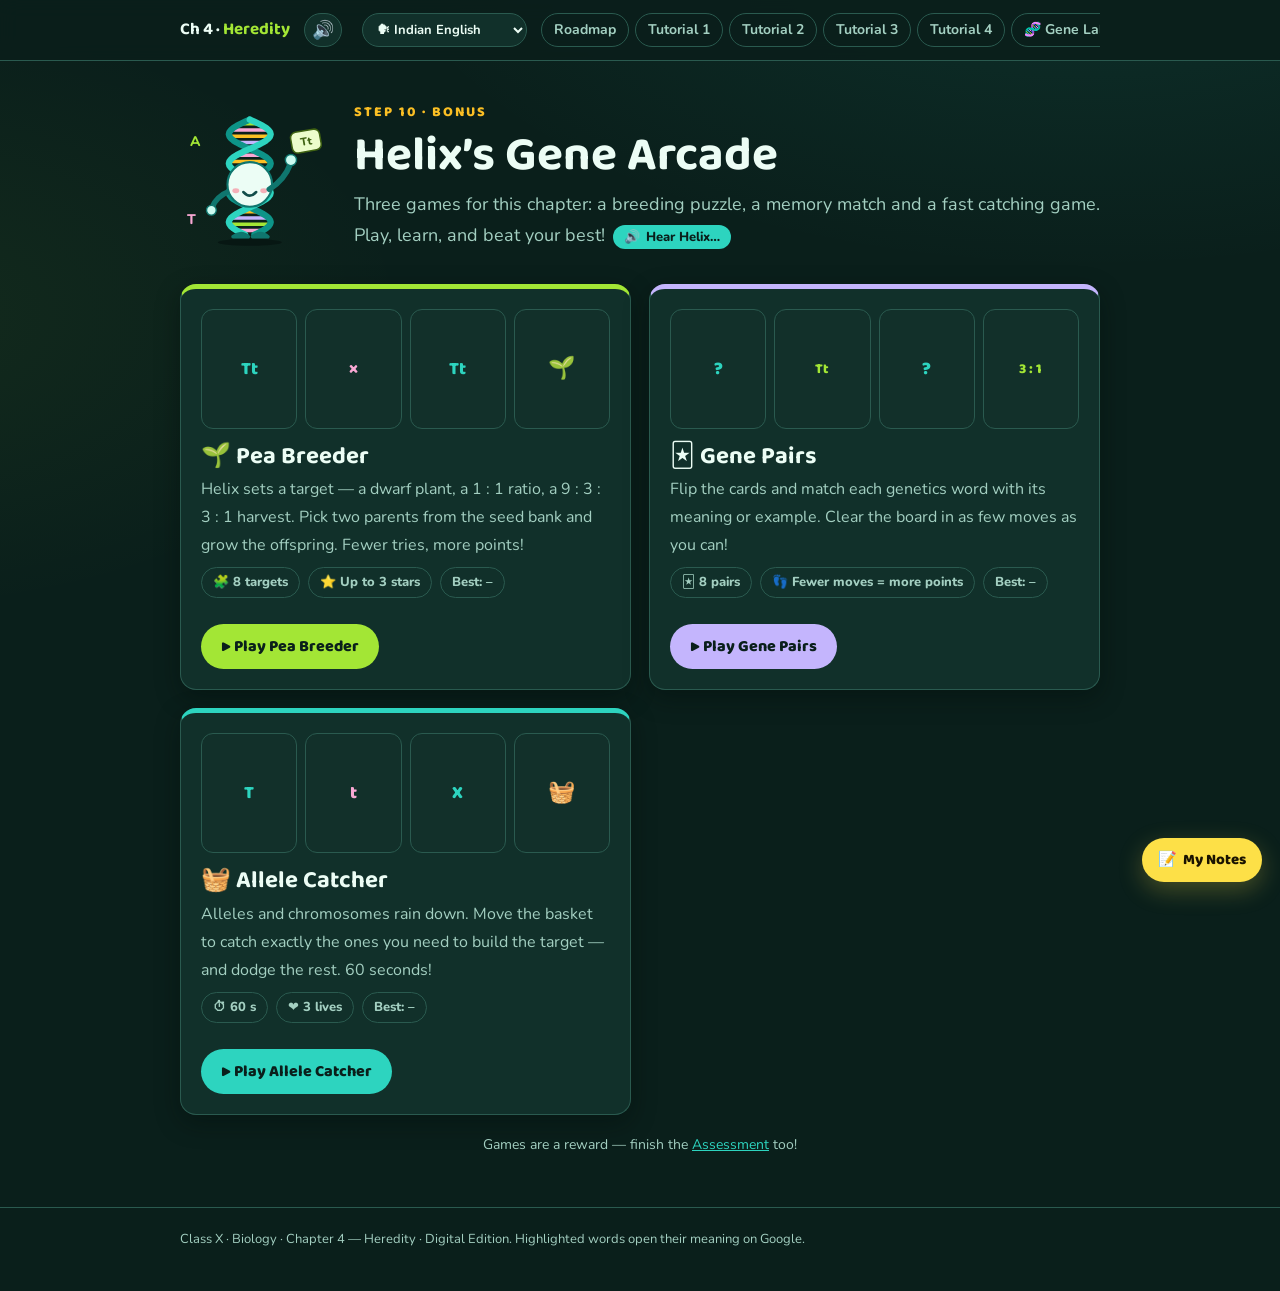
<file: games.html>
<!doctype html>
<html lang="en"><head><meta charset="utf-8"><meta name="viewport" content="width=device-width,initial-scale=1">
<title>Helix’s Gene Arcade — Heredity</title><link rel="preconnect" href="https://fonts.googleapis.com"><link rel="preconnect" href="https://fonts.gstatic.com" crossorigin><link href="https://fonts.googleapis.com/css2?family=Baloo+2:wght@600;700;800&family=Nunito:wght@400;600;700;800&display=swap" rel="stylesheet"><link rel="stylesheet" href="css/styles.css"></head>
<body data-note="games" data-note-label="Gene Arcade" style="--c:var(--amber)">
<header class="topbar"><div class="wrap"><a class="brand" href="index.html">Ch 4 · <span>Heredity</span></a><nav class="tabs" aria-label="Chapter navigation"><a href="index.html">Roadmap</a><a href="tutorial-1.html" data-t="t1">Tutorial 1</a><a href="tutorial-2.html" data-t="t2">Tutorial 2</a><a href="tutorial-3.html" data-t="t3">Tutorial 3</a><a href="tutorial-4.html" data-t="t4">Tutorial 4</a><a href="virtual-lab.html">🧬 Gene Lab</a><a href="revise.html">🃏 Revise</a><a href="practice-hub.html">Practice Hub</a><a href="assessment.html">Assessment</a><a href="worksheet.html">📝 Worksheets</a><a href="games.html" class="on">🎮 Arcade</a></nav></div><div class="progress"></div></header>
<main class="wrap">
<section id="g-hub">
<section class="hub-hero auto-voice" data-voice="g_hub"><svg class="mascot" viewBox="0 0 215 200" role="img" aria-label="Helix, the DNA mascot"><g class="body">
<ellipse cx="100" cy="194" rx="46" ry="5" fill="#071713"/>
<text class="spark" x="14" y="56" font-size="20" font-weight="800" fill="#a3e635" font-family="Baloo 2, Nunito, sans-serif">A</text><text class="spark s2" x="10" y="168" font-size="20" font-weight="800" fill="#f9a8d4" font-family="Baloo 2, Nunito, sans-serif">T</text>
<line x1="113.0" y1="24" x2="87.0" y2="24" stroke="#a3e635" stroke-width="5" stroke-linecap="round"/><line x1="127.0" y1="33" x2="73.0" y2="33" stroke="#f9a8d4" stroke-width="5" stroke-linecap="round"/><line x1="129.2" y1="42" x2="70.8" y2="42" stroke="#fbbf24" stroke-width="5" stroke-linecap="round"/><line x1="118.7" y1="51" x2="81.3" y2="51" stroke="#c4b5fd" stroke-width="5" stroke-linecap="round"/><line x1="100.0" y1="60" x2="100.0" y2="60" stroke="#a3e635" stroke-width="5" stroke-linecap="round"/><line x1="81.3" y1="69" x2="118.7" y2="69" stroke="#f9a8d4" stroke-width="5" stroke-linecap="round"/><line x1="70.8" y1="78" x2="129.2" y2="78" stroke="#fbbf24" stroke-width="5" stroke-linecap="round"/><line x1="87.0" y1="150" x2="113.0" y2="150" stroke="#fbbf24" stroke-width="5" stroke-linecap="round"/><line x1="73.0" y1="159" x2="127.0" y2="159" stroke="#c4b5fd" stroke-width="5" stroke-linecap="round"/><line x1="70.8" y1="168" x2="129.2" y2="168" stroke="#a3e635" stroke-width="5" stroke-linecap="round"/><line x1="81.3" y1="177" x2="118.7" y2="177" stroke="#f9a8d4" stroke-width="5" stroke-linecap="round"/>
<path d="M100.0 18 L93.3 21 L87.0 24 L81.3 27 L76.5 30 L73.0 33 L70.8 36 L70.0 39 L70.8 42 L73.0 45 L76.5 48 L81.3 51 L87.0 54 L93.3 57 L100.0 60 L106.7 63 L113.0 66 L118.7 69 L123.5 72 L127.0 75 L129.2 78 L130.0 81 L129.2 84 L127.0 87 L123.5 90 L118.7 93 L113.0 96 L106.7 99 L100.0 102 L93.3 105 L87.0 108 L81.3 111 L76.5 114 L73.0 117 L70.8 120 L70.0 123 L70.8 126 L73.0 129 L76.5 132 L81.3 135 L87.0 138 L93.3 141 L100.0 144 L106.7 147 L113.0 150 L118.7 153 L123.5 156 L127.0 159 L129.2 162 L130.0 165 L129.2 168 L127.0 171 L123.5 174 L118.7 177 L113.0 180 L106.7 183" stroke="#0d9488" stroke-width="9" fill="none" stroke-linecap="round" stroke-linejoin="round"/>
<path d="M100.0 18 L106.7 21 L113.0 24 L118.7 27 L123.5 30 L127.0 33 L129.2 36 L130.0 39 L129.2 42 L127.0 45 L123.5 48 L118.7 51 L113.0 54 L106.7 57 L100.0 60 L93.3 63 L87.0 66 L81.3 69 L76.5 72 L73.0 75 L70.8 78 L70.0 81 L70.8 84 L73.0 87 L76.5 90 L81.3 93 L87.0 96 L93.3 99 L100.0 102 L106.7 105 L113.0 108 L118.7 111 L123.5 114 L127.0 117 L129.2 120 L130.0 123 L129.2 126 L127.0 129 L123.5 132 L118.7 135 L113.0 138 L106.7 141 L100.0 144 L93.3 147 L87.0 150 L81.3 153 L76.5 156 L73.0 159 L70.8 162 L70.0 165 L70.8 168 L73.0 171 L76.5 174 L81.3 177 L87.0 180 L93.3 183" stroke="#2dd4bf" stroke-width="9" fill="none" stroke-linecap="round" stroke-linejoin="round"/>
<path d="M72 120 Q52 128 46 144" stroke="#0f766e" stroke-width="8" stroke-linecap="round" fill="none"/><circle cx="45" cy="148" r="7" fill="#ccfbf1" stroke="#0f766e" stroke-width="2"/>
<path d="M76 186 q12 -9 22 0 Z M104 186 q12 -9 22 0 Z" fill="#0f766e" stroke="#0f766e" stroke-width="5" stroke-linejoin="round"/>
<circle cx="100" cy="111" r="32" fill="#ecfdf5" stroke="#0f766e" stroke-width="3"/>
<ellipse cx="88" cy="104" rx="7.5" ry="9" fill="#fff"/><ellipse cx="112" cy="104" rx="7.5" ry="9" fill="#fff"/>
<circle cx="89" cy="106" r="5" fill="#134e4a"/><circle cx="111" cy="106" r="5" fill="#134e4a"/><circle cx="91" cy="104" r="1.8" fill="#fff"/><circle cx="113" cy="104" r="1.8" fill="#fff"/>
<ellipse class="lid" cx="88" cy="104" rx="8.5" ry="10" fill="#ecfdf5"/><ellipse class="lid" cx="112" cy="104" rx="8.5" ry="10" fill="#ecfdf5"/>
<ellipse cx="80" cy="120" rx="5" ry="3.5" fill="#fb7185" opacity=".55"/><ellipse cx="120" cy="120" rx="5" ry="3.5" fill="#fb7185" opacity=".55"/>
<path class="mouth" d="M91 122 Q100 132 109 122" stroke="#134e4a" stroke-width="4" fill="none" stroke-linecap="round"/>
<g class="wave"><path d="M128 118 Q150 104 158 82" stroke="#0f766e" stroke-width="8" stroke-linecap="round" fill="none"/><circle cx="159" cy="76" r="8" fill="#ccfbf1" stroke="#0f766e" stroke-width="2"/><g transform="rotate(-10 180 52)"><rect x="160" y="34" width="42" height="30" rx="8" fill="#ecfccb" stroke="#3f6212" stroke-width="2.2"/><text x="181" y="55" text-anchor="middle" font-size="16" font-weight="800" fill="#3f6212" font-family="Baloo 2, Nunito, sans-serif">Tt</text></g></g></g></svg><div><div class="kicker" style="font:800 14px var(--font-head);letter-spacing:.14em;color:var(--amber);text-transform:uppercase">Step 10 · Bonus</div>
<h1>Helix’s Gene Arcade</h1><p style="margin:0;color:var(--muted)">Three games for this chapter: a breeding puzzle, a memory match and a fast catching game. Play, learn, and beat your best!</p></div></section>
<div class="arcade">
<div class="game-card" style="--c:var(--lime)"><div class="gc-art pb-art"><span>Tt</span><span class="c">×</span><span>Tt</span><span class="b">🌱</span></div>
<h3>🌱 Pea Breeder</h3><p>Helix sets a target — a dwarf plant, a 1 : 1 ratio, a 9 : 3 : 3 : 1 harvest. Pick two parents from the seed bank and grow the offspring. Fewer tries, more points!</p>
<div class="meta"><span class="chip">🧩 8 targets</span><span class="chip">⭐ Up to 3 stars</span><span class="chip">Best: <b id="best-pb">–</b></span></div>
<div class="gc-btns"><button type="button" class="btn" data-play="pb">▶ Play Pea Breeder</button></div></div>
<div class="game-card" style="--c:var(--violet)"><div class="gc-art gp-art"><span>?</span><span class="f">Tt</span><span>?</span><span class="f">3 : 1</span></div>
<h3>🃏 Gene Pairs</h3><p>Flip the cards and match each genetics word with its meaning or example. Clear the board in as few moves as you can!</p>
<div class="meta"><span class="chip">🃏 8 pairs</span><span class="chip">👣 Fewer moves = more points</span><span class="chip">Best: <b id="best-gp">–</b></span></div>
<div class="gc-btns"><button type="button" class="btn" data-play="gp">▶ Play Gene Pairs</button></div></div>
<div class="game-card" style="--c:var(--cyan)"><div class="gc-art ac-art"><span>T</span><span class="c">t</span><span>X</span><span class="b">🧺</span></div>
<h3>🧺 Allele Catcher</h3><p>Alleles and chromosomes rain down. Move the basket to catch exactly the ones you need to build the target — and dodge the rest. 60 seconds!</p>
<div class="meta"><span class="chip">⏱ 60 s</span><span class="chip">❤️ 3 lives</span><span class="chip">Best: <b id="best-ac">–</b></span></div>
<div class="gc-btns"><button type="button" class="btn" data-play="ac">▶ Play Allele Catcher</button></div></div>
</div>
<p class="hint" style="text-align:center;margin:18px 0 50px">Games are a reward — finish the <a href="assessment.html">Assessment</a> too!</p>
</section>

<section id="g-pb" hidden style="--c:var(--lime)">
<div class="g-top"><div><div class="t-level">Pea Breeder · <span class="b-lvl">Target 1 of 8</span></div><div class="g-stats"><span>Score <b class="b-score">0</b></span><span>Tries <b class="b-tries">0</b></span><span class="b-stars"></span></div></div><div class="coach"><svg class="mascot" viewBox="0 0 215 200" role="img" aria-label="Helix, the DNA mascot"><g class="body">
<ellipse cx="100" cy="194" rx="46" ry="5" fill="#071713"/>
<text class="spark" x="14" y="56" font-size="20" font-weight="800" fill="#a3e635" font-family="Baloo 2, Nunito, sans-serif">A</text><text class="spark s2" x="10" y="168" font-size="20" font-weight="800" fill="#f9a8d4" font-family="Baloo 2, Nunito, sans-serif">T</text>
<line x1="113.0" y1="24" x2="87.0" y2="24" stroke="#a3e635" stroke-width="5" stroke-linecap="round"/><line x1="127.0" y1="33" x2="73.0" y2="33" stroke="#f9a8d4" stroke-width="5" stroke-linecap="round"/><line x1="129.2" y1="42" x2="70.8" y2="42" stroke="#fbbf24" stroke-width="5" stroke-linecap="round"/><line x1="118.7" y1="51" x2="81.3" y2="51" stroke="#c4b5fd" stroke-width="5" stroke-linecap="round"/><line x1="100.0" y1="60" x2="100.0" y2="60" stroke="#a3e635" stroke-width="5" stroke-linecap="round"/><line x1="81.3" y1="69" x2="118.7" y2="69" stroke="#f9a8d4" stroke-width="5" stroke-linecap="round"/><line x1="70.8" y1="78" x2="129.2" y2="78" stroke="#fbbf24" stroke-width="5" stroke-linecap="round"/><line x1="87.0" y1="150" x2="113.0" y2="150" stroke="#fbbf24" stroke-width="5" stroke-linecap="round"/><line x1="73.0" y1="159" x2="127.0" y2="159" stroke="#c4b5fd" stroke-width="5" stroke-linecap="round"/><line x1="70.8" y1="168" x2="129.2" y2="168" stroke="#a3e635" stroke-width="5" stroke-linecap="round"/><line x1="81.3" y1="177" x2="118.7" y2="177" stroke="#f9a8d4" stroke-width="5" stroke-linecap="round"/>
<path d="M100.0 18 L93.3 21 L87.0 24 L81.3 27 L76.5 30 L73.0 33 L70.8 36 L70.0 39 L70.8 42 L73.0 45 L76.5 48 L81.3 51 L87.0 54 L93.3 57 L100.0 60 L106.7 63 L113.0 66 L118.7 69 L123.5 72 L127.0 75 L129.2 78 L130.0 81 L129.2 84 L127.0 87 L123.5 90 L118.7 93 L113.0 96 L106.7 99 L100.0 102 L93.3 105 L87.0 108 L81.3 111 L76.5 114 L73.0 117 L70.8 120 L70.0 123 L70.8 126 L73.0 129 L76.5 132 L81.3 135 L87.0 138 L93.3 141 L100.0 144 L106.7 147 L113.0 150 L118.7 153 L123.5 156 L127.0 159 L129.2 162 L130.0 165 L129.2 168 L127.0 171 L123.5 174 L118.7 177 L113.0 180 L106.7 183" stroke="#0d9488" stroke-width="9" fill="none" stroke-linecap="round" stroke-linejoin="round"/>
<path d="M100.0 18 L106.7 21 L113.0 24 L118.7 27 L123.5 30 L127.0 33 L129.2 36 L130.0 39 L129.2 42 L127.0 45 L123.5 48 L118.7 51 L113.0 54 L106.7 57 L100.0 60 L93.3 63 L87.0 66 L81.3 69 L76.5 72 L73.0 75 L70.8 78 L70.0 81 L70.8 84 L73.0 87 L76.5 90 L81.3 93 L87.0 96 L93.3 99 L100.0 102 L106.7 105 L113.0 108 L118.7 111 L123.5 114 L127.0 117 L129.2 120 L130.0 123 L129.2 126 L127.0 129 L123.5 132 L118.7 135 L113.0 138 L106.7 141 L100.0 144 L93.3 147 L87.0 150 L81.3 153 L76.5 156 L73.0 159 L70.8 162 L70.0 165 L70.8 168 L73.0 171 L76.5 174 L81.3 177 L87.0 180 L93.3 183" stroke="#2dd4bf" stroke-width="9" fill="none" stroke-linecap="round" stroke-linejoin="round"/>
<path d="M72 120 Q52 128 46 144" stroke="#0f766e" stroke-width="8" stroke-linecap="round" fill="none"/><circle cx="45" cy="148" r="7" fill="#ccfbf1" stroke="#0f766e" stroke-width="2"/>
<path d="M76 186 q12 -9 22 0 Z M104 186 q12 -9 22 0 Z" fill="#0f766e" stroke="#0f766e" stroke-width="5" stroke-linejoin="round"/>
<circle cx="100" cy="111" r="32" fill="#ecfdf5" stroke="#0f766e" stroke-width="3"/>
<ellipse cx="88" cy="104" rx="7.5" ry="9" fill="#fff"/><ellipse cx="112" cy="104" rx="7.5" ry="9" fill="#fff"/>
<circle cx="89" cy="106" r="5" fill="#134e4a"/><circle cx="111" cy="106" r="5" fill="#134e4a"/><circle cx="91" cy="104" r="1.8" fill="#fff"/><circle cx="113" cy="104" r="1.8" fill="#fff"/>
<ellipse class="lid" cx="88" cy="104" rx="8.5" ry="10" fill="#ecfdf5"/><ellipse class="lid" cx="112" cy="104" rx="8.5" ry="10" fill="#ecfdf5"/>
<ellipse cx="80" cy="120" rx="5" ry="3.5" fill="#fb7185" opacity=".55"/><ellipse cx="120" cy="120" rx="5" ry="3.5" fill="#fb7185" opacity=".55"/>
<path class="mouth" d="M91 122 Q100 132 109 122" stroke="#134e4a" stroke-width="4" fill="none" stroke-linecap="round"/>
<g class="wave"><path d="M128 118 Q150 104 158 82" stroke="#0f766e" stroke-width="8" stroke-linecap="round" fill="none"/><circle cx="159" cy="76" r="8" fill="#ccfbf1" stroke="#0f766e" stroke-width="2"/><g transform="rotate(-10 180 52)"><rect x="160" y="34" width="42" height="30" rx="8" fill="#ecfccb" stroke="#3f6212" stroke-width="2.2"/><text x="181" y="55" text-anchor="middle" font-size="16" font-weight="800" fill="#3f6212" font-family="Baloo 2, Nunito, sans-serif">Tt</text></g></g></g></svg><p class="coach-bubble" aria-live="polite">Let’s play!</p></div></div>
<div class="pb-wrap"><p class="pb-goal"></p><div class="pb-bank"></div>
<div class="gc-btns" style="justify-content:center"><button type="button" class="btn pb-grow">🌱 Grow 16 offspring</button><button type="button" class="btn ghost pb-next" hidden>Next target →</button></div>
<div class="pb-kids"></div><p class="rr-msg b-msg" aria-live="polite"></p></div>
<div class="pb-end end-card" hidden><h3>All targets bred! 🌱</h3><div class="w-final b-final">0</div><p class="b-best nb" hidden>🏆 New high score!</p><div class="b-stats res-stats"></div>
<div class="gc-btns"><button type="button" class="btn b-again">↻ Play again</button><button type="button" class="btn ghost to-hub">← Arcade</button></div></div>
<div class="g-foot"><button type="button" class="quit to-hub">← Back to Arcade</button></div>
</section>

<section id="g-gp" hidden style="--c:var(--violet)">
<div class="g-top"><div><div class="t-level">Gene Pairs</div><div class="g-stats"><span>Moves <b class="p-moves">0</b></span><span>Pairs <b class="p-pairs">0</b>/8</span><span>Time <b class="p-time">0s</b></span></div></div><div class="coach"><svg class="mascot" viewBox="0 0 215 200" role="img" aria-label="Helix, the DNA mascot"><g class="body">
<ellipse cx="100" cy="194" rx="46" ry="5" fill="#071713"/>
<text class="spark" x="14" y="56" font-size="20" font-weight="800" fill="#a3e635" font-family="Baloo 2, Nunito, sans-serif">A</text><text class="spark s2" x="10" y="168" font-size="20" font-weight="800" fill="#f9a8d4" font-family="Baloo 2, Nunito, sans-serif">T</text>
<line x1="113.0" y1="24" x2="87.0" y2="24" stroke="#a3e635" stroke-width="5" stroke-linecap="round"/><line x1="127.0" y1="33" x2="73.0" y2="33" stroke="#f9a8d4" stroke-width="5" stroke-linecap="round"/><line x1="129.2" y1="42" x2="70.8" y2="42" stroke="#fbbf24" stroke-width="5" stroke-linecap="round"/><line x1="118.7" y1="51" x2="81.3" y2="51" stroke="#c4b5fd" stroke-width="5" stroke-linecap="round"/><line x1="100.0" y1="60" x2="100.0" y2="60" stroke="#a3e635" stroke-width="5" stroke-linecap="round"/><line x1="81.3" y1="69" x2="118.7" y2="69" stroke="#f9a8d4" stroke-width="5" stroke-linecap="round"/><line x1="70.8" y1="78" x2="129.2" y2="78" stroke="#fbbf24" stroke-width="5" stroke-linecap="round"/><line x1="87.0" y1="150" x2="113.0" y2="150" stroke="#fbbf24" stroke-width="5" stroke-linecap="round"/><line x1="73.0" y1="159" x2="127.0" y2="159" stroke="#c4b5fd" stroke-width="5" stroke-linecap="round"/><line x1="70.8" y1="168" x2="129.2" y2="168" stroke="#a3e635" stroke-width="5" stroke-linecap="round"/><line x1="81.3" y1="177" x2="118.7" y2="177" stroke="#f9a8d4" stroke-width="5" stroke-linecap="round"/>
<path d="M100.0 18 L93.3 21 L87.0 24 L81.3 27 L76.5 30 L73.0 33 L70.8 36 L70.0 39 L70.8 42 L73.0 45 L76.5 48 L81.3 51 L87.0 54 L93.3 57 L100.0 60 L106.7 63 L113.0 66 L118.7 69 L123.5 72 L127.0 75 L129.2 78 L130.0 81 L129.2 84 L127.0 87 L123.5 90 L118.7 93 L113.0 96 L106.7 99 L100.0 102 L93.3 105 L87.0 108 L81.3 111 L76.5 114 L73.0 117 L70.8 120 L70.0 123 L70.8 126 L73.0 129 L76.5 132 L81.3 135 L87.0 138 L93.3 141 L100.0 144 L106.7 147 L113.0 150 L118.7 153 L123.5 156 L127.0 159 L129.2 162 L130.0 165 L129.2 168 L127.0 171 L123.5 174 L118.7 177 L113.0 180 L106.7 183" stroke="#0d9488" stroke-width="9" fill="none" stroke-linecap="round" stroke-linejoin="round"/>
<path d="M100.0 18 L106.7 21 L113.0 24 L118.7 27 L123.5 30 L127.0 33 L129.2 36 L130.0 39 L129.2 42 L127.0 45 L123.5 48 L118.7 51 L113.0 54 L106.7 57 L100.0 60 L93.3 63 L87.0 66 L81.3 69 L76.5 72 L73.0 75 L70.8 78 L70.0 81 L70.8 84 L73.0 87 L76.5 90 L81.3 93 L87.0 96 L93.3 99 L100.0 102 L106.7 105 L113.0 108 L118.7 111 L123.5 114 L127.0 117 L129.2 120 L130.0 123 L129.2 126 L127.0 129 L123.5 132 L118.7 135 L113.0 138 L106.7 141 L100.0 144 L93.3 147 L87.0 150 L81.3 153 L76.5 156 L73.0 159 L70.8 162 L70.0 165 L70.8 168 L73.0 171 L76.5 174 L81.3 177 L87.0 180 L93.3 183" stroke="#2dd4bf" stroke-width="9" fill="none" stroke-linecap="round" stroke-linejoin="round"/>
<path d="M72 120 Q52 128 46 144" stroke="#0f766e" stroke-width="8" stroke-linecap="round" fill="none"/><circle cx="45" cy="148" r="7" fill="#ccfbf1" stroke="#0f766e" stroke-width="2"/>
<path d="M76 186 q12 -9 22 0 Z M104 186 q12 -9 22 0 Z" fill="#0f766e" stroke="#0f766e" stroke-width="5" stroke-linejoin="round"/>
<circle cx="100" cy="111" r="32" fill="#ecfdf5" stroke="#0f766e" stroke-width="3"/>
<ellipse cx="88" cy="104" rx="7.5" ry="9" fill="#fff"/><ellipse cx="112" cy="104" rx="7.5" ry="9" fill="#fff"/>
<circle cx="89" cy="106" r="5" fill="#134e4a"/><circle cx="111" cy="106" r="5" fill="#134e4a"/><circle cx="91" cy="104" r="1.8" fill="#fff"/><circle cx="113" cy="104" r="1.8" fill="#fff"/>
<ellipse class="lid" cx="88" cy="104" rx="8.5" ry="10" fill="#ecfdf5"/><ellipse class="lid" cx="112" cy="104" rx="8.5" ry="10" fill="#ecfdf5"/>
<ellipse cx="80" cy="120" rx="5" ry="3.5" fill="#fb7185" opacity=".55"/><ellipse cx="120" cy="120" rx="5" ry="3.5" fill="#fb7185" opacity=".55"/>
<path class="mouth" d="M91 122 Q100 132 109 122" stroke="#134e4a" stroke-width="4" fill="none" stroke-linecap="round"/>
<g class="wave"><path d="M128 118 Q150 104 158 82" stroke="#0f766e" stroke-width="8" stroke-linecap="round" fill="none"/><circle cx="159" cy="76" r="8" fill="#ccfbf1" stroke="#0f766e" stroke-width="2"/><g transform="rotate(-10 180 52)"><rect x="160" y="34" width="42" height="30" rx="8" fill="#ecfccb" stroke="#3f6212" stroke-width="2.2"/><text x="181" y="55" text-anchor="middle" font-size="16" font-weight="800" fill="#3f6212" font-family="Baloo 2, Nunito, sans-serif">Tt</text></g></g></g></svg><p class="coach-bubble" aria-live="polite">Let’s play!</p></div></div>
<div class="gp-board"></div><p class="rr-msg p-msg" aria-live="polite"></p>
<div class="gp-end end-card" hidden><h3>Board cleared! 🃏</h3><div class="w-final p-final">0</div><p class="p-best nb" hidden>🏆 New high score!</p><div class="p-stats res-stats"></div>
<div class="gc-btns"><button type="button" class="btn p-again">↻ Play again</button><button type="button" class="btn ghost to-hub">← Arcade</button></div></div>
<div class="g-foot"><button type="button" class="quit to-hub">← Back to Arcade</button></div>
</section>

<section id="g-ac" hidden style="--c:var(--cyan)">
<div class="g-top"><div><div class="t-level">Allele Catcher</div><div class="g-stats"><span>Score <b class="c-score">0</b></span><span>Lives <b class="c-lives">❤️❤️❤️</b></span><span>Time <b class="c-time">60s</b></span></div></div><div class="coach"><svg class="mascot" viewBox="0 0 215 200" role="img" aria-label="Helix, the DNA mascot"><g class="body">
<ellipse cx="100" cy="194" rx="46" ry="5" fill="#071713"/>
<text class="spark" x="14" y="56" font-size="20" font-weight="800" fill="#a3e635" font-family="Baloo 2, Nunito, sans-serif">A</text><text class="spark s2" x="10" y="168" font-size="20" font-weight="800" fill="#f9a8d4" font-family="Baloo 2, Nunito, sans-serif">T</text>
<line x1="113.0" y1="24" x2="87.0" y2="24" stroke="#a3e635" stroke-width="5" stroke-linecap="round"/><line x1="127.0" y1="33" x2="73.0" y2="33" stroke="#f9a8d4" stroke-width="5" stroke-linecap="round"/><line x1="129.2" y1="42" x2="70.8" y2="42" stroke="#fbbf24" stroke-width="5" stroke-linecap="round"/><line x1="118.7" y1="51" x2="81.3" y2="51" stroke="#c4b5fd" stroke-width="5" stroke-linecap="round"/><line x1="100.0" y1="60" x2="100.0" y2="60" stroke="#a3e635" stroke-width="5" stroke-linecap="round"/><line x1="81.3" y1="69" x2="118.7" y2="69" stroke="#f9a8d4" stroke-width="5" stroke-linecap="round"/><line x1="70.8" y1="78" x2="129.2" y2="78" stroke="#fbbf24" stroke-width="5" stroke-linecap="round"/><line x1="87.0" y1="150" x2="113.0" y2="150" stroke="#fbbf24" stroke-width="5" stroke-linecap="round"/><line x1="73.0" y1="159" x2="127.0" y2="159" stroke="#c4b5fd" stroke-width="5" stroke-linecap="round"/><line x1="70.8" y1="168" x2="129.2" y2="168" stroke="#a3e635" stroke-width="5" stroke-linecap="round"/><line x1="81.3" y1="177" x2="118.7" y2="177" stroke="#f9a8d4" stroke-width="5" stroke-linecap="round"/>
<path d="M100.0 18 L93.3 21 L87.0 24 L81.3 27 L76.5 30 L73.0 33 L70.8 36 L70.0 39 L70.8 42 L73.0 45 L76.5 48 L81.3 51 L87.0 54 L93.3 57 L100.0 60 L106.7 63 L113.0 66 L118.7 69 L123.5 72 L127.0 75 L129.2 78 L130.0 81 L129.2 84 L127.0 87 L123.5 90 L118.7 93 L113.0 96 L106.7 99 L100.0 102 L93.3 105 L87.0 108 L81.3 111 L76.5 114 L73.0 117 L70.8 120 L70.0 123 L70.8 126 L73.0 129 L76.5 132 L81.3 135 L87.0 138 L93.3 141 L100.0 144 L106.7 147 L113.0 150 L118.7 153 L123.5 156 L127.0 159 L129.2 162 L130.0 165 L129.2 168 L127.0 171 L123.5 174 L118.7 177 L113.0 180 L106.7 183" stroke="#0d9488" stroke-width="9" fill="none" stroke-linecap="round" stroke-linejoin="round"/>
<path d="M100.0 18 L106.7 21 L113.0 24 L118.7 27 L123.5 30 L127.0 33 L129.2 36 L130.0 39 L129.2 42 L127.0 45 L123.5 48 L118.7 51 L113.0 54 L106.7 57 L100.0 60 L93.3 63 L87.0 66 L81.3 69 L76.5 72 L73.0 75 L70.8 78 L70.0 81 L70.8 84 L73.0 87 L76.5 90 L81.3 93 L87.0 96 L93.3 99 L100.0 102 L106.7 105 L113.0 108 L118.7 111 L123.5 114 L127.0 117 L129.2 120 L130.0 123 L129.2 126 L127.0 129 L123.5 132 L118.7 135 L113.0 138 L106.7 141 L100.0 144 L93.3 147 L87.0 150 L81.3 153 L76.5 156 L73.0 159 L70.8 162 L70.0 165 L70.8 168 L73.0 171 L76.5 174 L81.3 177 L87.0 180 L93.3 183" stroke="#2dd4bf" stroke-width="9" fill="none" stroke-linecap="round" stroke-linejoin="round"/>
<path d="M72 120 Q52 128 46 144" stroke="#0f766e" stroke-width="8" stroke-linecap="round" fill="none"/><circle cx="45" cy="148" r="7" fill="#ccfbf1" stroke="#0f766e" stroke-width="2"/>
<path d="M76 186 q12 -9 22 0 Z M104 186 q12 -9 22 0 Z" fill="#0f766e" stroke="#0f766e" stroke-width="5" stroke-linejoin="round"/>
<circle cx="100" cy="111" r="32" fill="#ecfdf5" stroke="#0f766e" stroke-width="3"/>
<ellipse cx="88" cy="104" rx="7.5" ry="9" fill="#fff"/><ellipse cx="112" cy="104" rx="7.5" ry="9" fill="#fff"/>
<circle cx="89" cy="106" r="5" fill="#134e4a"/><circle cx="111" cy="106" r="5" fill="#134e4a"/><circle cx="91" cy="104" r="1.8" fill="#fff"/><circle cx="113" cy="104" r="1.8" fill="#fff"/>
<ellipse class="lid" cx="88" cy="104" rx="8.5" ry="10" fill="#ecfdf5"/><ellipse class="lid" cx="112" cy="104" rx="8.5" ry="10" fill="#ecfdf5"/>
<ellipse cx="80" cy="120" rx="5" ry="3.5" fill="#fb7185" opacity=".55"/><ellipse cx="120" cy="120" rx="5" ry="3.5" fill="#fb7185" opacity=".55"/>
<path class="mouth" d="M91 122 Q100 132 109 122" stroke="#134e4a" stroke-width="4" fill="none" stroke-linecap="round"/>
<g class="wave"><path d="M128 118 Q150 104 158 82" stroke="#0f766e" stroke-width="8" stroke-linecap="round" fill="none"/><circle cx="159" cy="76" r="8" fill="#ccfbf1" stroke="#0f766e" stroke-width="2"/><g transform="rotate(-10 180 52)"><rect x="160" y="34" width="42" height="30" rx="8" fill="#ecfccb" stroke="#3f6212" stroke-width="2.2"/><text x="181" y="55" text-anchor="middle" font-size="16" font-weight="800" fill="#3f6212" font-family="Baloo 2, Nunito, sans-serif">Tt</text></g></g></g></svg><p class="coach-bubble" aria-live="polite">Let’s play!</p></div></div>
<p class="ac-goal"></p>
<div class="ac-field"><div class="ac-basket">🧺</div></div>
<div class="ac-ctrl"><button type="button" class="btn ghost ac-l" aria-label="Move left">◀</button><button type="button" class="btn ghost ac-r" aria-label="Move right">▶</button></div>
<p class="hint" style="text-align:center">⌨️ ← → keys or tap ◀ ▶ · tap a lane to jump there</p>
<div class="ac-end end-card" hidden><h3>Time’s up! 🧺</h3><div class="w-final c-final">0</div><p class="c-best nb" hidden>🏆 New high score!</p><div class="c-stats res-stats"></div>
<div class="gc-btns"><button type="button" class="btn c-again">↻ Play again</button><button type="button" class="btn ghost to-hub">← Arcade</button></div></div>
<div class="g-foot"><button type="button" class="quit to-hub">← Back to Arcade</button></div>
</section>
</main>
<script type="application/json" id="games-data">{"breed": [{"t": "a <b>dwarf<\/b> plant (tt)", "k": "tt", "bank": ["TT", "Tt", "Tt", "tt"]}, {"t": "<b>all<\/b> offspring tall", "k": "allT", "bank": ["TT", "Tt", "tt", "tt"]}, {"t": "exactly <b>half<\/b> tall and half dwarf", "k": "half", "bank": ["TT", "Tt", "tt", "TT"]}, {"t": "a <b>white<\/b>-flowered plant (pp)", "k": "pp", "bank": ["PP", "Pp", "PP", "Pp"]}, {"t": "a <b>wrinkled green<\/b> seed (rryy)", "k": "rryy", "bank": ["RrYy", "RRYY", "rrYY", "Rryy"]}, {"t": "the <b>9 : 3 : 3 : 1<\/b> ratio", "k": "9331", "bank": ["RrYy", "RRYY", "rryy", "RrYy"]}, {"t": "<b>all<\/b> round yellow seeds", "k": "allRY", "bank": ["RrYy", "rryy", "RRYY", "rrYy"]}, {"t": "a <b>1 : 1 : 1 : 1<\/b> ratio", "k": "1111", "bank": ["RRYY", "RrYy", "rryy", "RrYY"]}], "pairs": [["Allele", "Alternative form of a gene"], ["Genotype", "Tt, TT or tt"], ["Phenotype", "Tall or dwarf"], ["Homozygous", "TT or tt"], ["Heterozygous", "Tt"], ["Test cross", "Unknown × recessive"], ["Monohybrid F₂", "3 : 1"], ["Dihybrid F₂", "9 : 3 : 3 : 1"], ["Father’s sperm", "Decides the baby’s sex"], ["Acquired trait", "A scar from a fall"], ["RrYy gametes", "RY, Ry, rY, ry"], ["Autosomes", "22 pairs in humans"]], "catch": [{"t": "a heterozygous tall plant", "need": ["T", "t"]}, {"t": "a dwarf plant", "need": ["t", "t"]}, {"t": "a pure tall plant", "need": ["T", "T"]}, {"t": "a baby girl", "need": ["X", "X"]}, {"t": "a baby boy", "need": ["X", "Y"]}, {"t": "a white flower (pp)", "need": ["p", "p"]}, {"t": "a round yellow RrYy seed", "need": ["R", "r", "Y", "y"]}, {"t": "blood group AB", "need": ["Iᴬ", "Iᴮ"]}]}</script>
<footer><div class="wrap">Class X · Biology · Chapter 4 — Heredity · Digital Edition. Highlighted words open their meaning on Google.</div></footer>
<script src="js/miko-audio.js"></script><script src="js/chapter.js"></script><script src="js/anim4.js"></script><script src="js/games4.js"></script>
</body></html>
</file>
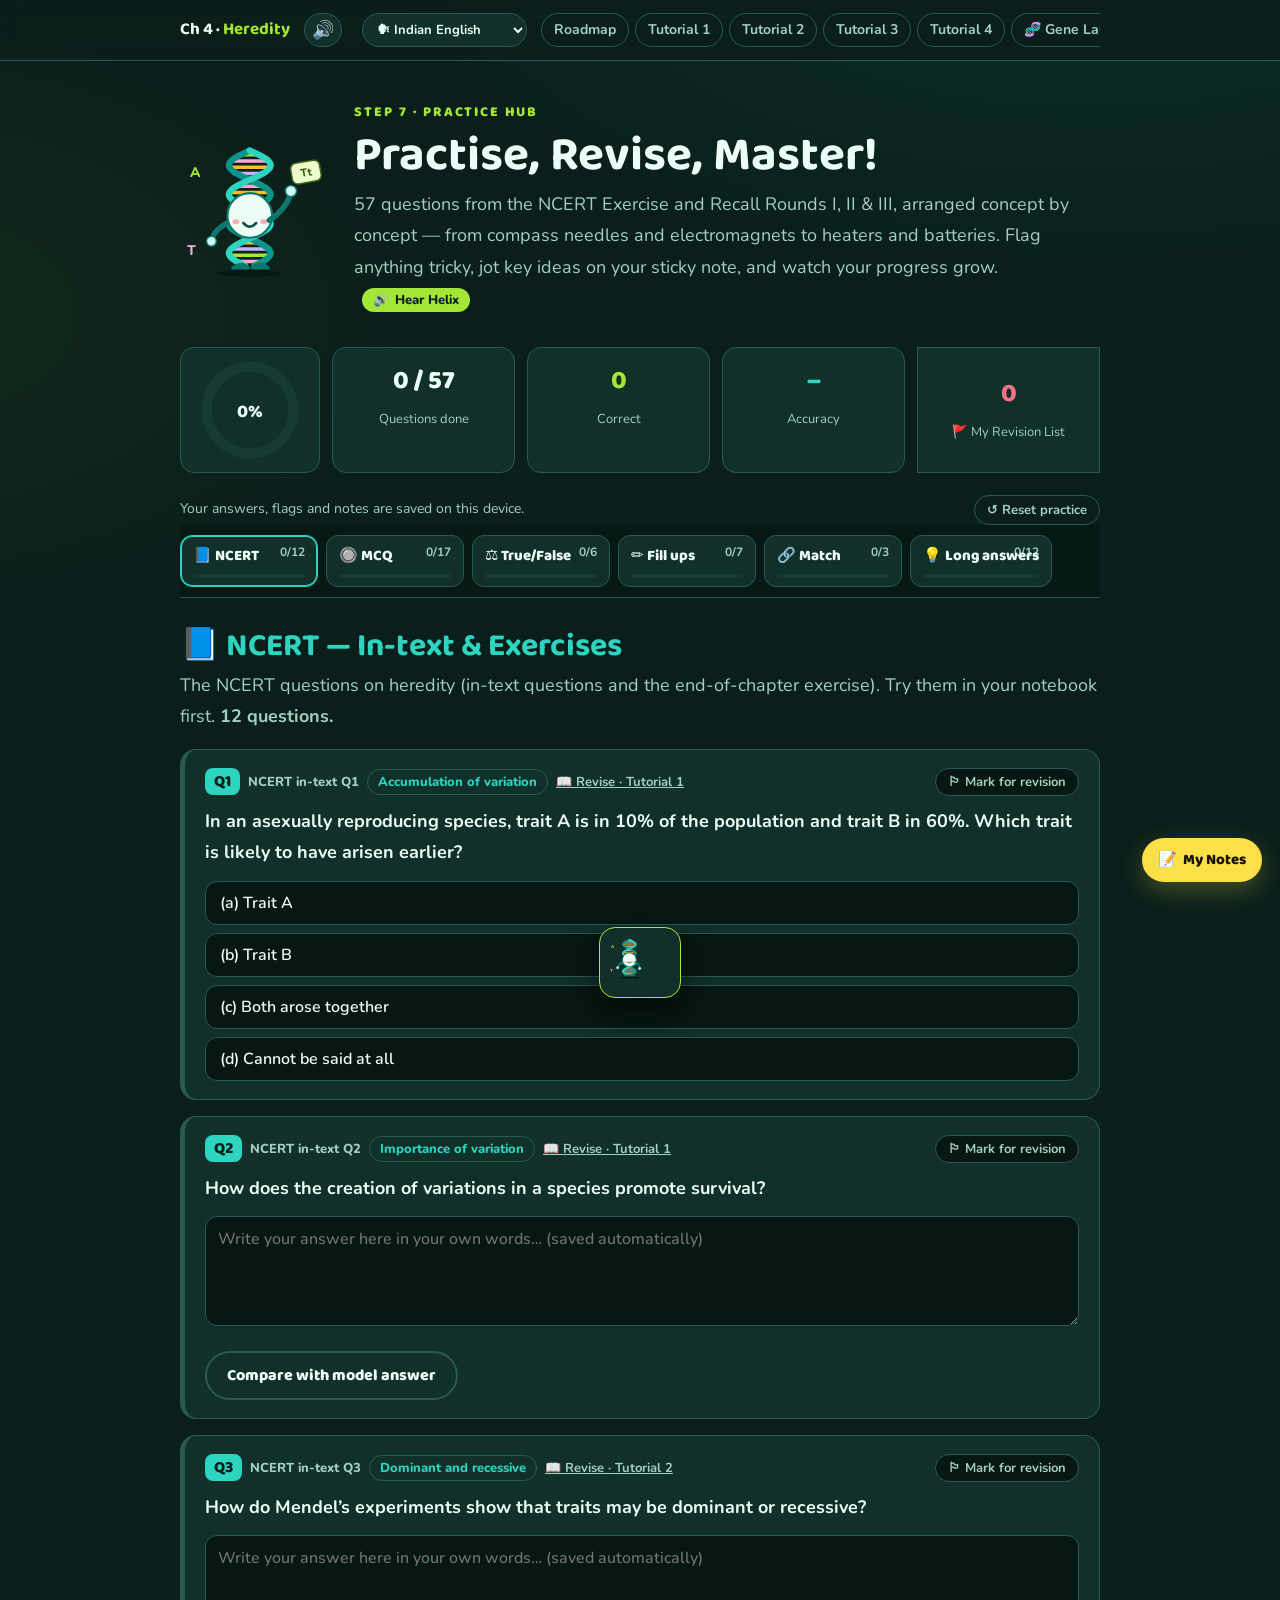
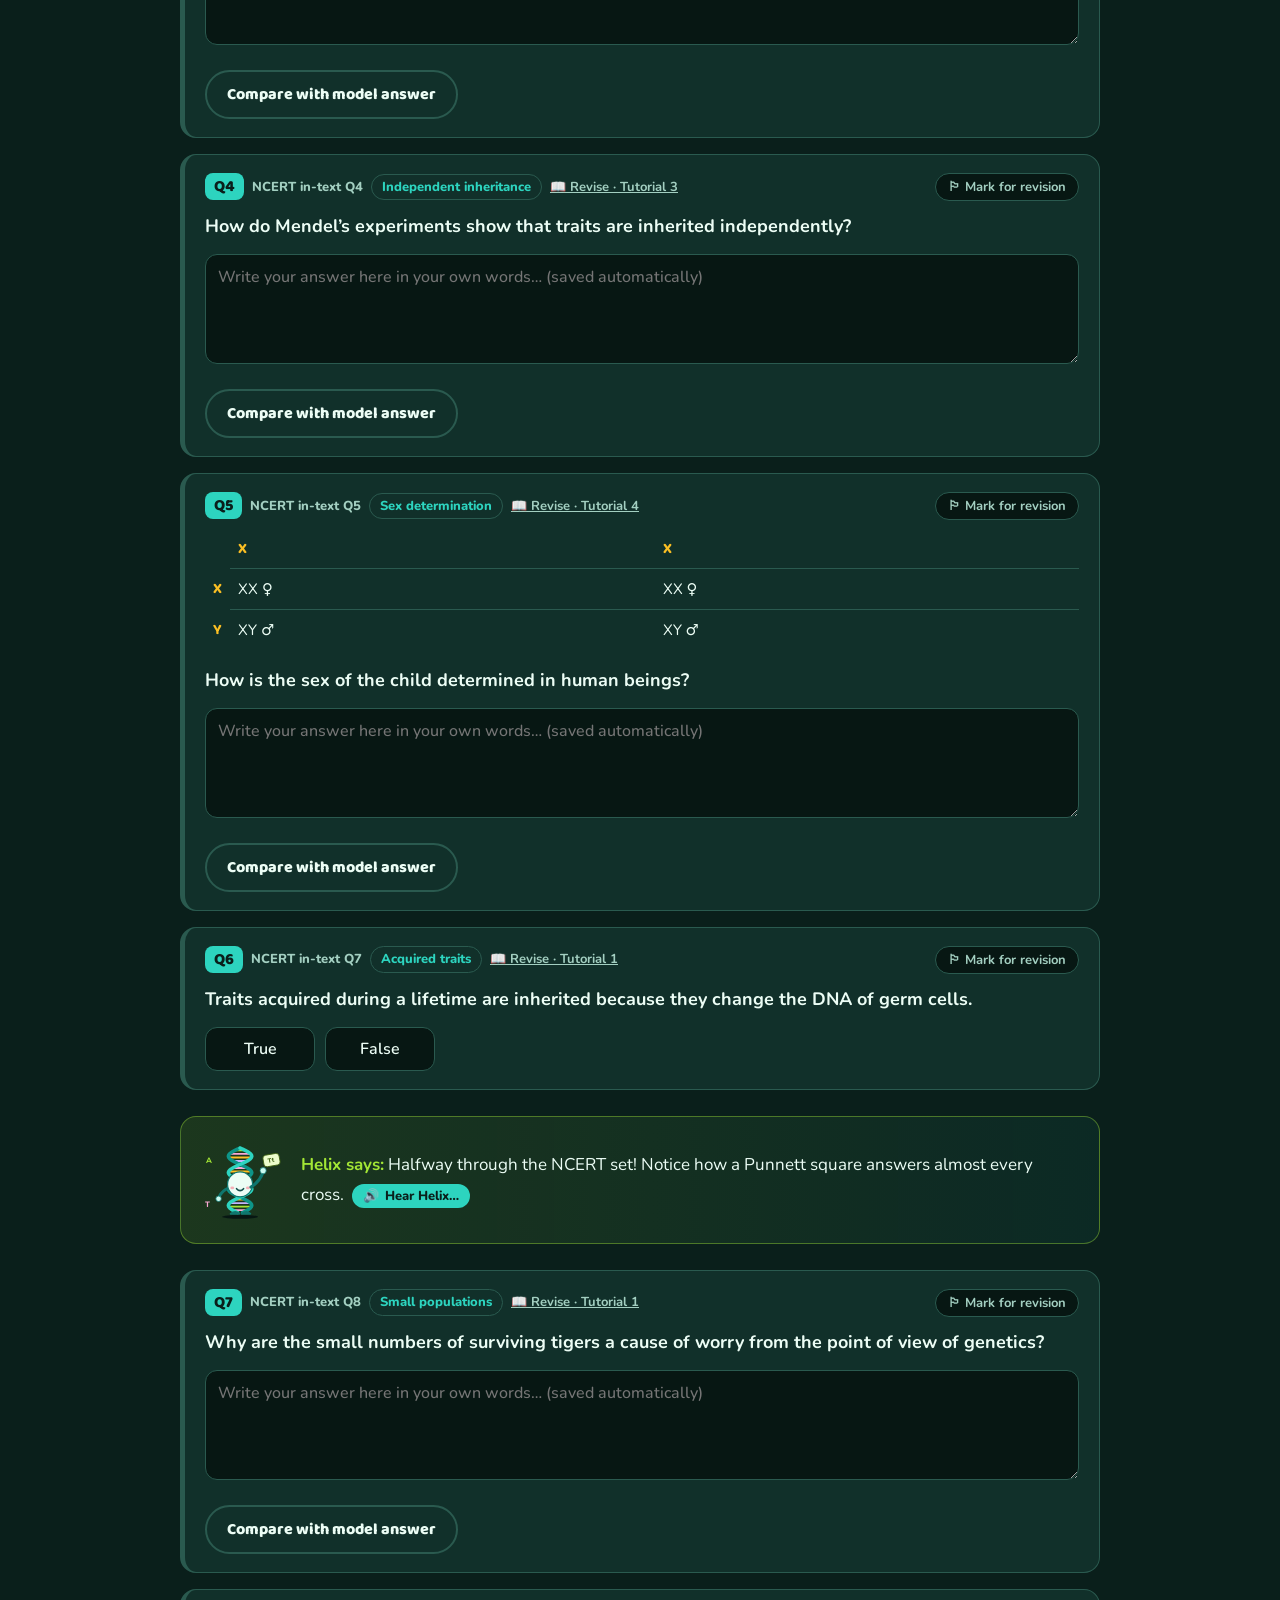
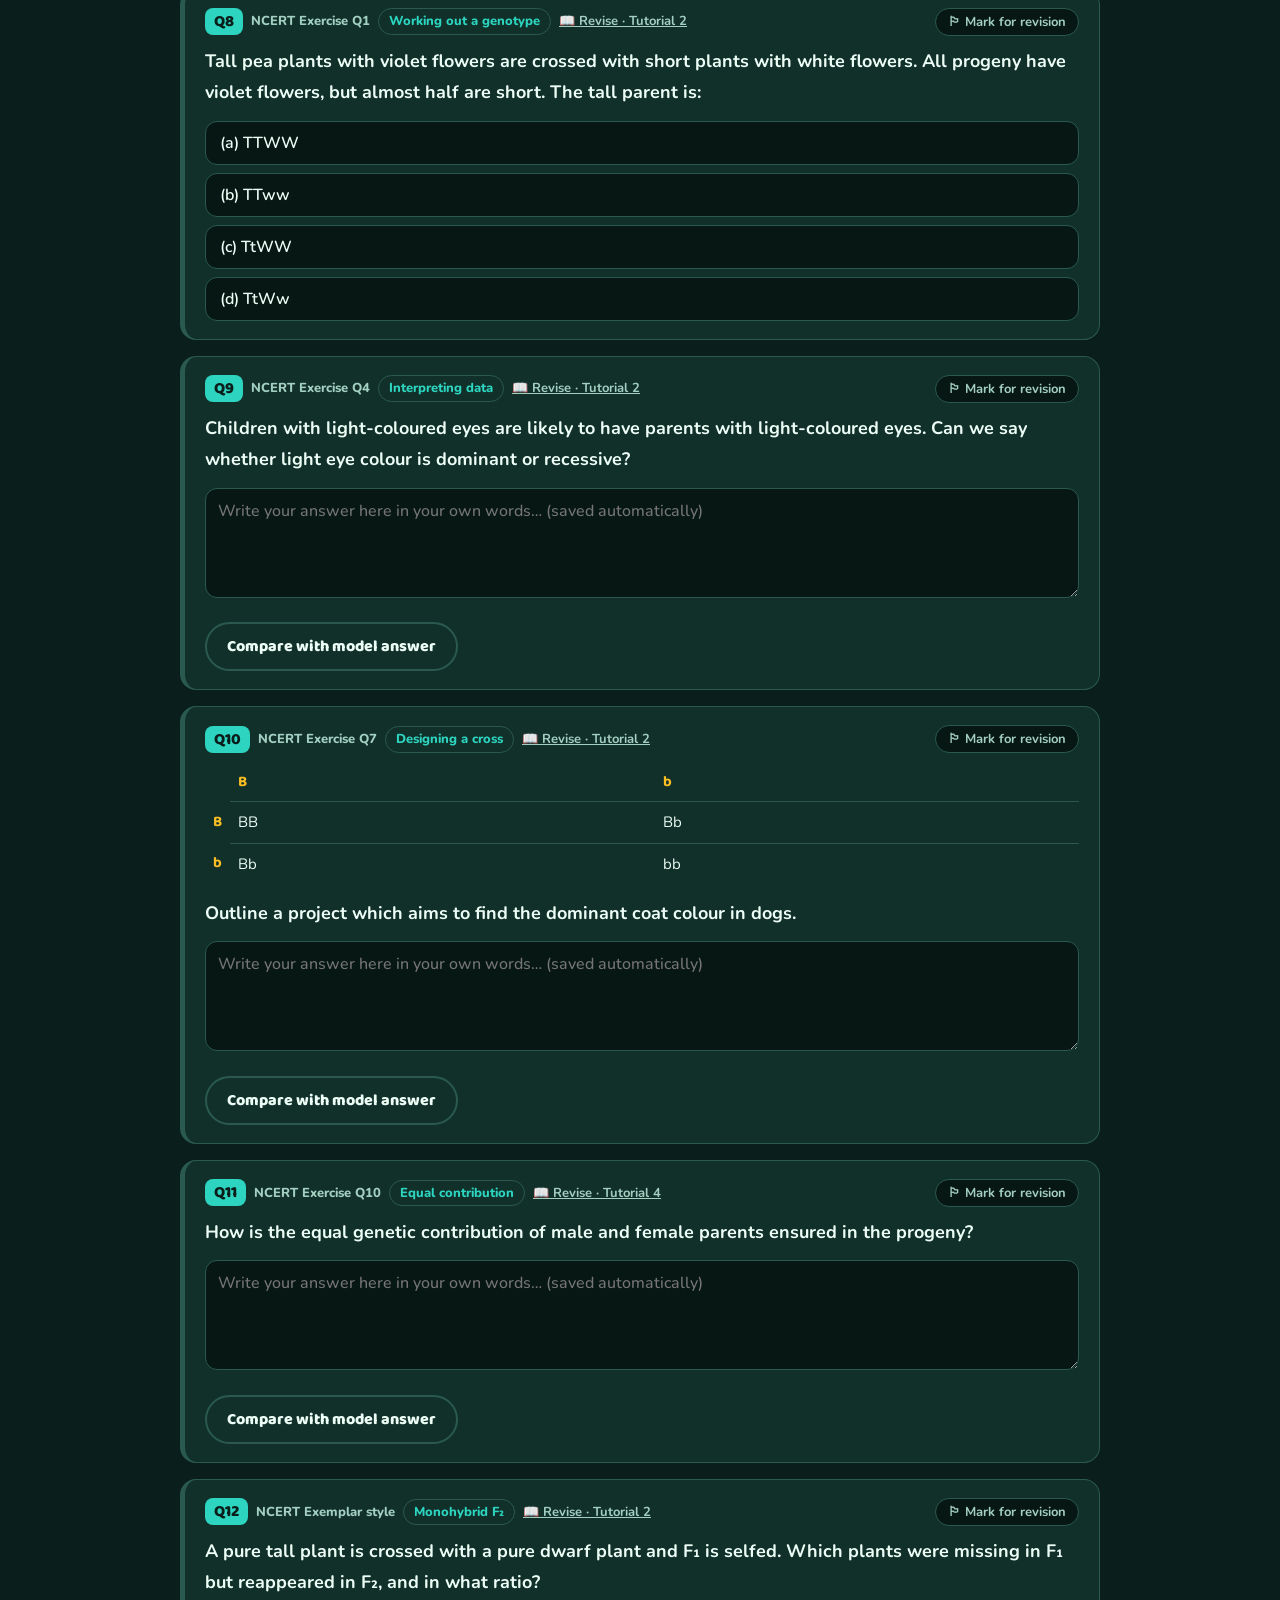
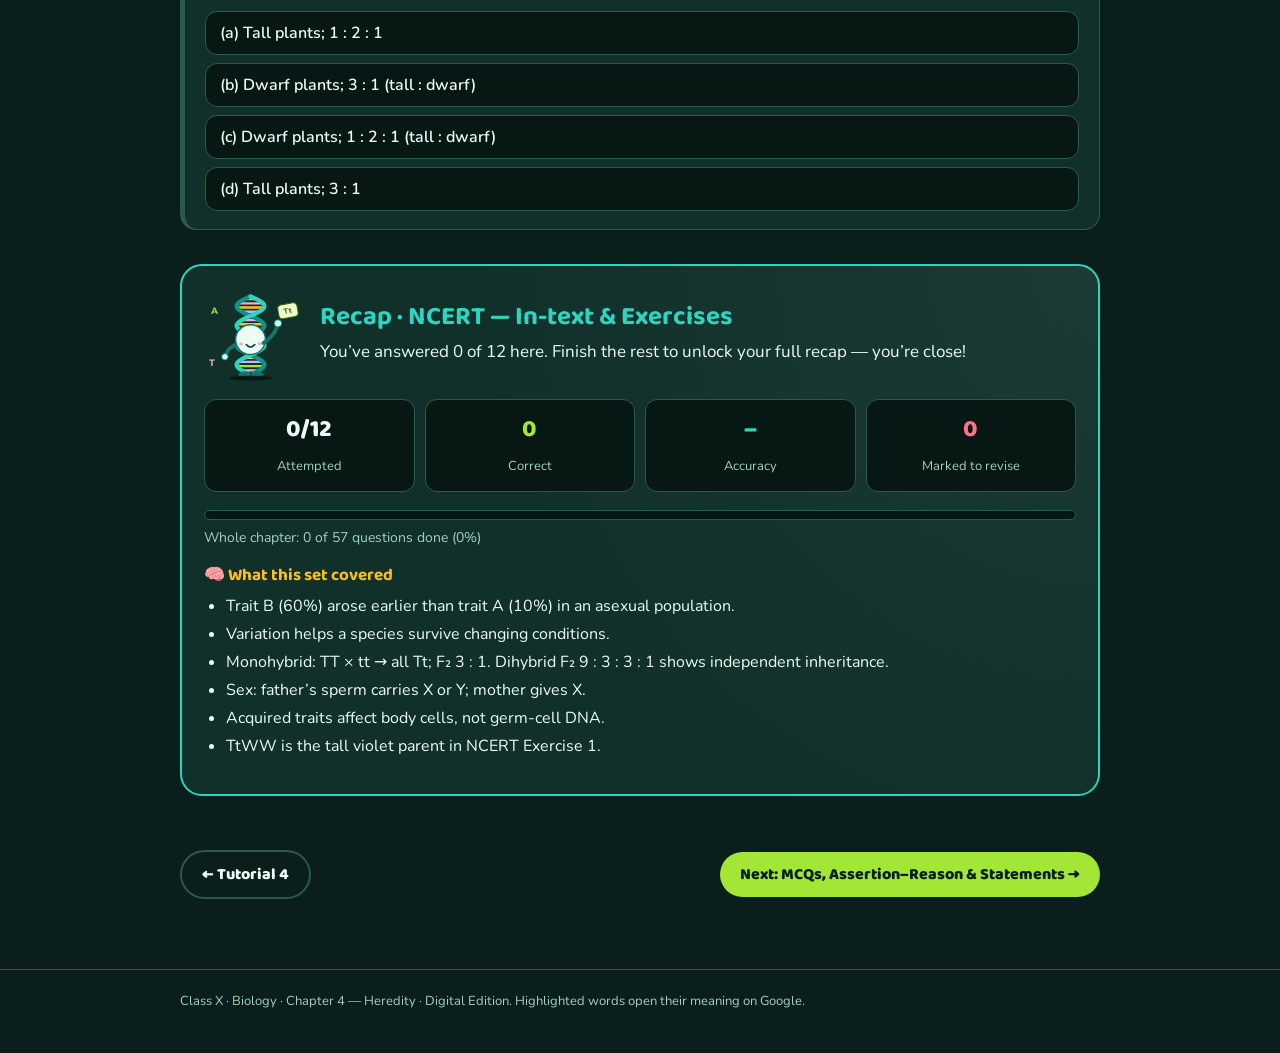
<file: practice-hub.html>
<!doctype html>
<html lang="en"><head><meta charset="utf-8"><meta name="viewport" content="width=device-width,initial-scale=1">
<title>Practice Hub — Heredity</title><link rel="preconnect" href="https://fonts.googleapis.com"><link rel="preconnect" href="https://fonts.gstatic.com" crossorigin><link href="https://fonts.googleapis.com/css2?family=Baloo+2:wght@600;700;800&family=Nunito:wght@400;600;700;800&display=swap" rel="stylesheet"><link rel="stylesheet" href="css/styles.css"></head>
<body data-note="hub-ncert" data-note-label="Practice Hub" style="--c:var(--lime)">
<header class="topbar"><div class="wrap"><a class="brand" href="index.html">Ch 4 · <span>Heredity</span></a><nav class="tabs" aria-label="Chapter navigation"><a href="index.html">Roadmap</a><a href="tutorial-1.html" data-t="t1">Tutorial 1</a><a href="tutorial-2.html" data-t="t2">Tutorial 2</a><a href="tutorial-3.html" data-t="t3">Tutorial 3</a><a href="tutorial-4.html" data-t="t4">Tutorial 4</a><a href="virtual-lab.html">🧬 Gene Lab</a><a href="revise.html">🃏 Revise</a><a href="practice-hub.html" class="on">Practice Hub</a><a href="assessment.html">Assessment</a><a href="worksheet.html">📝 Worksheets</a><a href="games.html">🎮 Arcade</a></nav></div><div class="progress"></div></header>
<main class="wrap">
<svg width="0" height="0" style="position:absolute"><defs><linearGradient id="rg" x1="0" x2="1"><stop offset="0" stop-color="#22d3ee"/><stop offset="1" stop-color="#a3e635"/></linearGradient></defs></svg>
<div id="miko-mini" hidden><svg class="mascot" viewBox="0 0 215 200" role="img" aria-label="Helix, the DNA mascot"><g class="body">
<ellipse cx="100" cy="194" rx="46" ry="5" fill="#071713"/>
<text class="spark" x="14" y="56" font-size="20" font-weight="800" fill="#a3e635" font-family="Baloo 2, Nunito, sans-serif">A</text><text class="spark s2" x="10" y="168" font-size="20" font-weight="800" fill="#f9a8d4" font-family="Baloo 2, Nunito, sans-serif">T</text>
<line x1="113.0" y1="24" x2="87.0" y2="24" stroke="#a3e635" stroke-width="5" stroke-linecap="round"/><line x1="127.0" y1="33" x2="73.0" y2="33" stroke="#f9a8d4" stroke-width="5" stroke-linecap="round"/><line x1="129.2" y1="42" x2="70.8" y2="42" stroke="#fbbf24" stroke-width="5" stroke-linecap="round"/><line x1="118.7" y1="51" x2="81.3" y2="51" stroke="#c4b5fd" stroke-width="5" stroke-linecap="round"/><line x1="100.0" y1="60" x2="100.0" y2="60" stroke="#a3e635" stroke-width="5" stroke-linecap="round"/><line x1="81.3" y1="69" x2="118.7" y2="69" stroke="#f9a8d4" stroke-width="5" stroke-linecap="round"/><line x1="70.8" y1="78" x2="129.2" y2="78" stroke="#fbbf24" stroke-width="5" stroke-linecap="round"/><line x1="87.0" y1="150" x2="113.0" y2="150" stroke="#fbbf24" stroke-width="5" stroke-linecap="round"/><line x1="73.0" y1="159" x2="127.0" y2="159" stroke="#c4b5fd" stroke-width="5" stroke-linecap="round"/><line x1="70.8" y1="168" x2="129.2" y2="168" stroke="#a3e635" stroke-width="5" stroke-linecap="round"/><line x1="81.3" y1="177" x2="118.7" y2="177" stroke="#f9a8d4" stroke-width="5" stroke-linecap="round"/>
<path d="M100.0 18 L93.3 21 L87.0 24 L81.3 27 L76.5 30 L73.0 33 L70.8 36 L70.0 39 L70.8 42 L73.0 45 L76.5 48 L81.3 51 L87.0 54 L93.3 57 L100.0 60 L106.7 63 L113.0 66 L118.7 69 L123.5 72 L127.0 75 L129.2 78 L130.0 81 L129.2 84 L127.0 87 L123.5 90 L118.7 93 L113.0 96 L106.7 99 L100.0 102 L93.3 105 L87.0 108 L81.3 111 L76.5 114 L73.0 117 L70.8 120 L70.0 123 L70.8 126 L73.0 129 L76.5 132 L81.3 135 L87.0 138 L93.3 141 L100.0 144 L106.7 147 L113.0 150 L118.7 153 L123.5 156 L127.0 159 L129.2 162 L130.0 165 L129.2 168 L127.0 171 L123.5 174 L118.7 177 L113.0 180 L106.7 183" stroke="#0d9488" stroke-width="9" fill="none" stroke-linecap="round" stroke-linejoin="round"/>
<path d="M100.0 18 L106.7 21 L113.0 24 L118.7 27 L123.5 30 L127.0 33 L129.2 36 L130.0 39 L129.2 42 L127.0 45 L123.5 48 L118.7 51 L113.0 54 L106.7 57 L100.0 60 L93.3 63 L87.0 66 L81.3 69 L76.5 72 L73.0 75 L70.8 78 L70.0 81 L70.8 84 L73.0 87 L76.5 90 L81.3 93 L87.0 96 L93.3 99 L100.0 102 L106.7 105 L113.0 108 L118.7 111 L123.5 114 L127.0 117 L129.2 120 L130.0 123 L129.2 126 L127.0 129 L123.5 132 L118.7 135 L113.0 138 L106.7 141 L100.0 144 L93.3 147 L87.0 150 L81.3 153 L76.5 156 L73.0 159 L70.8 162 L70.0 165 L70.8 168 L73.0 171 L76.5 174 L81.3 177 L87.0 180 L93.3 183" stroke="#2dd4bf" stroke-width="9" fill="none" stroke-linecap="round" stroke-linejoin="round"/>
<path d="M72 120 Q52 128 46 144" stroke="#0f766e" stroke-width="8" stroke-linecap="round" fill="none"/><circle cx="45" cy="148" r="7" fill="#ccfbf1" stroke="#0f766e" stroke-width="2"/>
<path d="M76 186 q12 -9 22 0 Z M104 186 q12 -9 22 0 Z" fill="#0f766e" stroke="#0f766e" stroke-width="5" stroke-linejoin="round"/>
<circle cx="100" cy="111" r="32" fill="#ecfdf5" stroke="#0f766e" stroke-width="3"/>
<ellipse cx="88" cy="104" rx="7.5" ry="9" fill="#fff"/><ellipse cx="112" cy="104" rx="7.5" ry="9" fill="#fff"/>
<circle cx="89" cy="106" r="5" fill="#134e4a"/><circle cx="111" cy="106" r="5" fill="#134e4a"/><circle cx="91" cy="104" r="1.8" fill="#fff"/><circle cx="113" cy="104" r="1.8" fill="#fff"/>
<ellipse class="lid" cx="88" cy="104" rx="8.5" ry="10" fill="#ecfdf5"/><ellipse class="lid" cx="112" cy="104" rx="8.5" ry="10" fill="#ecfdf5"/>
<ellipse cx="80" cy="120" rx="5" ry="3.5" fill="#fb7185" opacity=".55"/><ellipse cx="120" cy="120" rx="5" ry="3.5" fill="#fb7185" opacity=".55"/>
<path class="mouth" d="M91 122 Q100 132 109 122" stroke="#134e4a" stroke-width="4" fill="none" stroke-linecap="round"/>
<path d="M128 122 Q146 132 148 148" stroke="#0f766e" stroke-width="8" stroke-linecap="round" fill="none"/><circle cx="148" cy="152" r="7" fill="#ccfbf1" stroke="#0f766e" stroke-width="2"/></g></svg></div>
<section class="hub-hero auto-voice" data-voice="hub"><svg class="mascot" viewBox="0 0 215 200" role="img" aria-label="Helix, the DNA mascot"><g class="body">
<ellipse cx="100" cy="194" rx="46" ry="5" fill="#071713"/>
<text class="spark" x="14" y="56" font-size="20" font-weight="800" fill="#a3e635" font-family="Baloo 2, Nunito, sans-serif">A</text><text class="spark s2" x="10" y="168" font-size="20" font-weight="800" fill="#f9a8d4" font-family="Baloo 2, Nunito, sans-serif">T</text>
<line x1="113.0" y1="24" x2="87.0" y2="24" stroke="#a3e635" stroke-width="5" stroke-linecap="round"/><line x1="127.0" y1="33" x2="73.0" y2="33" stroke="#f9a8d4" stroke-width="5" stroke-linecap="round"/><line x1="129.2" y1="42" x2="70.8" y2="42" stroke="#fbbf24" stroke-width="5" stroke-linecap="round"/><line x1="118.7" y1="51" x2="81.3" y2="51" stroke="#c4b5fd" stroke-width="5" stroke-linecap="round"/><line x1="100.0" y1="60" x2="100.0" y2="60" stroke="#a3e635" stroke-width="5" stroke-linecap="round"/><line x1="81.3" y1="69" x2="118.7" y2="69" stroke="#f9a8d4" stroke-width="5" stroke-linecap="round"/><line x1="70.8" y1="78" x2="129.2" y2="78" stroke="#fbbf24" stroke-width="5" stroke-linecap="round"/><line x1="87.0" y1="150" x2="113.0" y2="150" stroke="#fbbf24" stroke-width="5" stroke-linecap="round"/><line x1="73.0" y1="159" x2="127.0" y2="159" stroke="#c4b5fd" stroke-width="5" stroke-linecap="round"/><line x1="70.8" y1="168" x2="129.2" y2="168" stroke="#a3e635" stroke-width="5" stroke-linecap="round"/><line x1="81.3" y1="177" x2="118.7" y2="177" stroke="#f9a8d4" stroke-width="5" stroke-linecap="round"/>
<path d="M100.0 18 L93.3 21 L87.0 24 L81.3 27 L76.5 30 L73.0 33 L70.8 36 L70.0 39 L70.8 42 L73.0 45 L76.5 48 L81.3 51 L87.0 54 L93.3 57 L100.0 60 L106.7 63 L113.0 66 L118.7 69 L123.5 72 L127.0 75 L129.2 78 L130.0 81 L129.2 84 L127.0 87 L123.5 90 L118.7 93 L113.0 96 L106.7 99 L100.0 102 L93.3 105 L87.0 108 L81.3 111 L76.5 114 L73.0 117 L70.8 120 L70.0 123 L70.8 126 L73.0 129 L76.5 132 L81.3 135 L87.0 138 L93.3 141 L100.0 144 L106.7 147 L113.0 150 L118.7 153 L123.5 156 L127.0 159 L129.2 162 L130.0 165 L129.2 168 L127.0 171 L123.5 174 L118.7 177 L113.0 180 L106.7 183" stroke="#0d9488" stroke-width="9" fill="none" stroke-linecap="round" stroke-linejoin="round"/>
<path d="M100.0 18 L106.7 21 L113.0 24 L118.7 27 L123.5 30 L127.0 33 L129.2 36 L130.0 39 L129.2 42 L127.0 45 L123.5 48 L118.7 51 L113.0 54 L106.7 57 L100.0 60 L93.3 63 L87.0 66 L81.3 69 L76.5 72 L73.0 75 L70.8 78 L70.0 81 L70.8 84 L73.0 87 L76.5 90 L81.3 93 L87.0 96 L93.3 99 L100.0 102 L106.7 105 L113.0 108 L118.7 111 L123.5 114 L127.0 117 L129.2 120 L130.0 123 L129.2 126 L127.0 129 L123.5 132 L118.7 135 L113.0 138 L106.7 141 L100.0 144 L93.3 147 L87.0 150 L81.3 153 L76.5 156 L73.0 159 L70.8 162 L70.0 165 L70.8 168 L73.0 171 L76.5 174 L81.3 177 L87.0 180 L93.3 183" stroke="#2dd4bf" stroke-width="9" fill="none" stroke-linecap="round" stroke-linejoin="round"/>
<path d="M72 120 Q52 128 46 144" stroke="#0f766e" stroke-width="8" stroke-linecap="round" fill="none"/><circle cx="45" cy="148" r="7" fill="#ccfbf1" stroke="#0f766e" stroke-width="2"/>
<path d="M76 186 q12 -9 22 0 Z M104 186 q12 -9 22 0 Z" fill="#0f766e" stroke="#0f766e" stroke-width="5" stroke-linejoin="round"/>
<circle cx="100" cy="111" r="32" fill="#ecfdf5" stroke="#0f766e" stroke-width="3"/>
<ellipse cx="88" cy="104" rx="7.5" ry="9" fill="#fff"/><ellipse cx="112" cy="104" rx="7.5" ry="9" fill="#fff"/>
<circle cx="89" cy="106" r="5" fill="#134e4a"/><circle cx="111" cy="106" r="5" fill="#134e4a"/><circle cx="91" cy="104" r="1.8" fill="#fff"/><circle cx="113" cy="104" r="1.8" fill="#fff"/>
<ellipse class="lid" cx="88" cy="104" rx="8.5" ry="10" fill="#ecfdf5"/><ellipse class="lid" cx="112" cy="104" rx="8.5" ry="10" fill="#ecfdf5"/>
<ellipse cx="80" cy="120" rx="5" ry="3.5" fill="#fb7185" opacity=".55"/><ellipse cx="120" cy="120" rx="5" ry="3.5" fill="#fb7185" opacity=".55"/>
<path class="mouth" d="M91 122 Q100 132 109 122" stroke="#134e4a" stroke-width="4" fill="none" stroke-linecap="round"/>
<g class="wave"><path d="M128 118 Q150 104 158 82" stroke="#0f766e" stroke-width="8" stroke-linecap="round" fill="none"/><circle cx="159" cy="76" r="8" fill="#ccfbf1" stroke="#0f766e" stroke-width="2"/><g transform="rotate(-10 180 52)"><rect x="160" y="34" width="42" height="30" rx="8" fill="#ecfccb" stroke="#3f6212" stroke-width="2.2"/><text x="181" y="55" text-anchor="middle" font-size="16" font-weight="800" fill="#3f6212" font-family="Baloo 2, Nunito, sans-serif">Tt</text></g></g></g></svg><div><div class="kicker" style="font:800 14px var(--font-head);letter-spacing:.14em;color:var(--lime);text-transform:uppercase">Step 7 · Practice Hub</div>
<h1>Practise, Revise, Master!</h1><p style="margin:0;color:var(--muted)">57 questions from the NCERT Exercise and Recall Rounds I, II &amp; III, arranged concept by concept — from compass needles and electromagnets to heaters and batteries. Flag anything tricky, jot key ideas on your sticky note, and watch your progress grow.</p></div></section>
<div class="dash"><div class="dash-ring"><svg viewBox="0 0 120 120" aria-label="Overall progress"><circle class="ring-bg" cx="60" cy="60" r="52"/><circle class="ring-fg" cx="60" cy="60" r="52" stroke-dasharray="326.73" stroke-dashoffset="326.73"/><text class="ring-t" x="60" y="68" text-anchor="middle">0%</text></svg></div>
<div><b id="d-done">0</b><span>Questions done</span></div><div><b id="d-right">0</b><span>Correct</span></div><div><b id="d-acc">–</b><span>Accuracy</span></div>
<button type="button" class="open-drawer"><b id="d-flag">0</b><span>🚩 My Revision List</span></button></div>
<div style="display:flex;justify-content:space-between;flex-wrap:wrap;gap:8px;align-items:center"><p class="hint" style="margin:0">Your answers, flags and notes are saved on this device.</p><button type="button" class="reset">↺ Reset practice</button></div>
<nav class="secnav" role="tablist" aria-label="Practice sections"><button type="button" class="secpill" role="tab" data-go="ncert" data-label="NCERT — In-text &amp; Exercises" style="--c:var(--cyan)"><span class="cnt"></span><span class="t">📘 NCERT</span><span class="bar"><i></i></span></button><button type="button" class="secpill" role="tab" data-go="mcq" data-label="MCQs, Assertion–Reason &amp; Statements" style="--c:var(--lime)"><span class="cnt"></span><span class="t">🔘 MCQ</span><span class="bar"><i></i></span></button><button type="button" class="secpill" role="tab" data-go="tf" data-label="True or False" style="--c:var(--violet)"><span class="cnt"></span><span class="t">⚖️ True/False</span><span class="bar"><i></i></span></button><button type="button" class="secpill" role="tab" data-go="fib" data-label="Fill in the Blanks" style="--c:var(--amber)"><span class="cnt"></span><span class="t">✏️ Fill ups</span><span class="bar"><i></i></span></button><button type="button" class="secpill" role="tab" data-go="match" data-label="Match the Columns" style="--c:var(--orange)"><span class="cnt"></span><span class="t">🔗 Match</span><span class="bar"><i></i></span></button><button type="button" class="secpill" role="tab" data-go="reason" data-label="Subjective &amp; Case-based" style="--c:var(--lime)"><span class="cnt"></span><span class="t">💡 Long answers</span><span class="bar"><i></i></span></button></nav>
<section class="sec" data-sec="ncert" style="--c:var(--cyan)" role="tabpanel"><div class="sec-head"><h2>📘 NCERT — In-text &amp; Exercises</h2><p>The NCERT questions on heredity (in-text questions and the end-of-chapter exercise). Try them in your notebook first. <b>12 questions.</b></p></div><article class="pq" id="q-ncert-1" data-id="ncert-1" data-sec="ncert" data-type="mcq" data-tut="1" data-src="NCERT in-text Q1" data-ans="b"><div class="pq-h"><span class="qno">Q1</span><span class="src">NCERT in-text Q1</span><span class="concept">Accumulation of variation</span><a class="revlink" href="tutorial-1.html">📖 Revise · Tutorial 1</a><span class="result"></span><button type="button" class="flag" aria-pressed="false">🏳 Mark for revision</button></div><div class="stem">In an asexually reproducing species, trait A is in 10% of the population and trait B in 60%. Which trait is likely to have arisen earlier?</div><div class="opts"><button type="button" data-k="a">(a) Trait A</button><button type="button" data-k="b">(b) Trait B</button><button type="button" data-k="c">(c) Both arose together</button><button type="button" data-k="d">(d) Cannot be said at all</button></div><div class="explain"><b>Why (b)?</b> In asexual reproduction a trait spreads only by division, so the commoner trait has had more generations to spread.</div></article><article class="pq" id="q-ncert-2" data-id="ncert-2" data-sec="ncert" data-type="written" data-tut="1" data-src="NCERT in-text Q2"><div class="pq-h"><span class="qno">Q2</span><span class="src">NCERT in-text Q2</span><span class="concept">Importance of variation</span><a class="revlink" href="tutorial-1.html">📖 Revise · Tutorial 1</a><span class="result"></span><button type="button" class="flag" aria-pressed="false">🏳 Mark for revision</button></div><div class="stem">How does the creation of variations in a species promote survival?</div><textarea class="ans" placeholder="Write your answer here in your own words… (saved automatically)"></textarea><button type="button" class="btn ghost show-model">Compare with model answer</button><div class="explain"><div class="model-h">Model answer</div>If the environment changes (e.g. temperature rises or a disease spreads), individuals with suitable variations may survive while others die. So a varied population is less likely to be wiped out completely; the useful variation spreads in later generations.<div class="self"><span class="hint" style="margin:0">How did you do?</span><button type="button" data-self="got">✓ I got the key points</button><button type="button" data-self="miss">✗ I missed something</button></div></div></article><article class="pq" id="q-ncert-3" data-id="ncert-3" data-sec="ncert" data-type="written" data-tut="2" data-src="NCERT in-text Q3"><div class="pq-h"><span class="qno">Q3</span><span class="src">NCERT in-text Q3</span><span class="concept">Dominant and recessive</span><a class="revlink" href="tutorial-2.html">📖 Revise · Tutorial 2</a><span class="result"></span><button type="button" class="flag" aria-pressed="false">🏳 Mark for revision</button></div><div class="stem">How do Mendel’s experiments show that traits may be dominant or recessive?</div><textarea class="ans" placeholder="Write your answer here in your own words… (saved automatically)"></textarea><button type="button" class="btn ghost show-model">Compare with model answer</button><div class="explain"><div class="model-h">Model answer</div>TT (tall) × tt (dwarf) gave <strong>only tall</strong> F₁ plants, although they carried the dwarf factor (Tt). In F₂, ¼ were dwarf again. So the tall trait expressed itself over the dwarf one (dominant), while dwarfness stayed hidden in F₁ (recessive) and reappeared in F₂.<div class="self"><span class="hint" style="margin:0">How did you do?</span><button type="button" data-self="got">✓ I got the key points</button><button type="button" data-self="miss">✗ I missed something</button></div></div></article><article class="pq" id="q-ncert-4" data-id="ncert-4" data-sec="ncert" data-type="written" data-tut="3" data-src="NCERT in-text Q4"><div class="pq-h"><span class="qno">Q4</span><span class="src">NCERT in-text Q4</span><span class="concept">Independent inheritance</span><a class="revlink" href="tutorial-3.html">📖 Revise · Tutorial 3</a><span class="result"></span><button type="button" class="flag" aria-pressed="false">🏳 Mark for revision</button></div><div class="stem">How do Mendel’s experiments show that traits are inherited independently?</div><textarea class="ans" placeholder="Write your answer here in your own words… (saved automatically)"></textarea><button type="button" class="btn ghost show-model">Compare with model answer</button><div class="explain"><div class="model-h">Model answer</div>RRYY × rryy gave RrYy (round yellow). Selfing F₁ gave four types in F₂ in the ratio <strong>9 round yellow : 3 round green : 3 wrinkled yellow : 1 wrinkled green</strong>. Round-green and wrinkled-yellow are new combinations, which could appear only if shape and colour were passed on independently.<div class="self"><span class="hint" style="margin:0">How did you do?</span><button type="button" data-self="got">✓ I got the key points</button><button type="button" data-self="miss">✗ I missed something</button></div></div></article><article class="pq" id="q-ncert-5" data-id="ncert-5" data-sec="ncert" data-type="written" data-tut="4" data-src="NCERT in-text Q5"><div class="pq-h"><span class="qno">Q5</span><span class="src">NCERT in-text Q5</span><span class="concept">Sex determination</span><a class="revlink" href="tutorial-4.html">📖 Revise · Tutorial 4</a><span class="result"></span><button type="button" class="flag" aria-pressed="false">🏳 Mark for revision</button></div><table class="mtab sqt"><tr><th></th><th>X</th><th>X</th></tr><tr><th>X</th><td>XX ♀</td><td>XX ♀</td></tr><tr><th>Y</th><td>XY ♂</td><td>XY ♂</td></tr></table><div class="stem">How is the sex of the child determined in human beings?</div><textarea class="ans" placeholder="Write your answer here in your own words… (saved automatically)"></textarea><button type="button" class="btn ghost show-model">Compare with model answer</button><div class="explain"><div class="model-h">Model answer</div>A mother has XX and gives an X in every egg. A father has XY: half his sperm carry X, half carry Y. X sperm + X egg → <strong>XX girl</strong>; Y sperm + X egg → <strong>XY boy</strong>. So the father’s chromosome decides, with a 50 : 50 chance.<div class="self"><span class="hint" style="margin:0">How did you do?</span><button type="button" data-self="got">✓ I got the key points</button><button type="button" data-self="miss">✗ I missed something</button></div></div></article><article class="pq" id="q-ncert-6" data-id="ncert-6" data-sec="ncert" data-type="tf" data-tut="1" data-src="NCERT in-text Q7" data-ans="F"><div class="pq-h"><span class="qno">Q6</span><span class="src">NCERT in-text Q7</span><span class="concept">Acquired traits</span><a class="revlink" href="tutorial-1.html">📖 Revise · Tutorial 1</a><span class="result"></span><button type="button" class="flag" aria-pressed="false">🏳 Mark for revision</button></div><div class="stem">Traits acquired during a lifetime are inherited because they change the DNA of germ cells.</div><div class="tf"><button type="button" data-k="T">True</button><button type="button" data-k="F">False</button></div><div class="explain"><b>False.</b> <span class=fix>Correct statement:</span> Acquired changes occur in body (somatic) cells, not in germ-cell DNA, so they are not inherited.</div></article><div class="cheer-card" data-voice="cheer_ncert"><svg class="mascot" viewBox="0 0 215 200" role="img" aria-label="Helix, the DNA mascot"><g class="body">
<ellipse cx="100" cy="194" rx="46" ry="5" fill="#071713"/>
<text class="spark" x="14" y="56" font-size="20" font-weight="800" fill="#a3e635" font-family="Baloo 2, Nunito, sans-serif">A</text><text class="spark s2" x="10" y="168" font-size="20" font-weight="800" fill="#f9a8d4" font-family="Baloo 2, Nunito, sans-serif">T</text>
<line x1="113.0" y1="24" x2="87.0" y2="24" stroke="#a3e635" stroke-width="5" stroke-linecap="round"/><line x1="127.0" y1="33" x2="73.0" y2="33" stroke="#f9a8d4" stroke-width="5" stroke-linecap="round"/><line x1="129.2" y1="42" x2="70.8" y2="42" stroke="#fbbf24" stroke-width="5" stroke-linecap="round"/><line x1="118.7" y1="51" x2="81.3" y2="51" stroke="#c4b5fd" stroke-width="5" stroke-linecap="round"/><line x1="100.0" y1="60" x2="100.0" y2="60" stroke="#a3e635" stroke-width="5" stroke-linecap="round"/><line x1="81.3" y1="69" x2="118.7" y2="69" stroke="#f9a8d4" stroke-width="5" stroke-linecap="round"/><line x1="70.8" y1="78" x2="129.2" y2="78" stroke="#fbbf24" stroke-width="5" stroke-linecap="round"/><line x1="87.0" y1="150" x2="113.0" y2="150" stroke="#fbbf24" stroke-width="5" stroke-linecap="round"/><line x1="73.0" y1="159" x2="127.0" y2="159" stroke="#c4b5fd" stroke-width="5" stroke-linecap="round"/><line x1="70.8" y1="168" x2="129.2" y2="168" stroke="#a3e635" stroke-width="5" stroke-linecap="round"/><line x1="81.3" y1="177" x2="118.7" y2="177" stroke="#f9a8d4" stroke-width="5" stroke-linecap="round"/>
<path d="M100.0 18 L93.3 21 L87.0 24 L81.3 27 L76.5 30 L73.0 33 L70.8 36 L70.0 39 L70.8 42 L73.0 45 L76.5 48 L81.3 51 L87.0 54 L93.3 57 L100.0 60 L106.7 63 L113.0 66 L118.7 69 L123.5 72 L127.0 75 L129.2 78 L130.0 81 L129.2 84 L127.0 87 L123.5 90 L118.7 93 L113.0 96 L106.7 99 L100.0 102 L93.3 105 L87.0 108 L81.3 111 L76.5 114 L73.0 117 L70.8 120 L70.0 123 L70.8 126 L73.0 129 L76.5 132 L81.3 135 L87.0 138 L93.3 141 L100.0 144 L106.7 147 L113.0 150 L118.7 153 L123.5 156 L127.0 159 L129.2 162 L130.0 165 L129.2 168 L127.0 171 L123.5 174 L118.7 177 L113.0 180 L106.7 183" stroke="#0d9488" stroke-width="9" fill="none" stroke-linecap="round" stroke-linejoin="round"/>
<path d="M100.0 18 L106.7 21 L113.0 24 L118.7 27 L123.5 30 L127.0 33 L129.2 36 L130.0 39 L129.2 42 L127.0 45 L123.5 48 L118.7 51 L113.0 54 L106.7 57 L100.0 60 L93.3 63 L87.0 66 L81.3 69 L76.5 72 L73.0 75 L70.8 78 L70.0 81 L70.8 84 L73.0 87 L76.5 90 L81.3 93 L87.0 96 L93.3 99 L100.0 102 L106.7 105 L113.0 108 L118.7 111 L123.5 114 L127.0 117 L129.2 120 L130.0 123 L129.2 126 L127.0 129 L123.5 132 L118.7 135 L113.0 138 L106.7 141 L100.0 144 L93.3 147 L87.0 150 L81.3 153 L76.5 156 L73.0 159 L70.8 162 L70.0 165 L70.8 168 L73.0 171 L76.5 174 L81.3 177 L87.0 180 L93.3 183" stroke="#2dd4bf" stroke-width="9" fill="none" stroke-linecap="round" stroke-linejoin="round"/>
<path d="M72 120 Q52 128 46 144" stroke="#0f766e" stroke-width="8" stroke-linecap="round" fill="none"/><circle cx="45" cy="148" r="7" fill="#ccfbf1" stroke="#0f766e" stroke-width="2"/>
<path d="M76 186 q12 -9 22 0 Z M104 186 q12 -9 22 0 Z" fill="#0f766e" stroke="#0f766e" stroke-width="5" stroke-linejoin="round"/>
<circle cx="100" cy="111" r="32" fill="#ecfdf5" stroke="#0f766e" stroke-width="3"/>
<ellipse cx="88" cy="104" rx="7.5" ry="9" fill="#fff"/><ellipse cx="112" cy="104" rx="7.5" ry="9" fill="#fff"/>
<circle cx="89" cy="106" r="5" fill="#134e4a"/><circle cx="111" cy="106" r="5" fill="#134e4a"/><circle cx="91" cy="104" r="1.8" fill="#fff"/><circle cx="113" cy="104" r="1.8" fill="#fff"/>
<ellipse class="lid" cx="88" cy="104" rx="8.5" ry="10" fill="#ecfdf5"/><ellipse class="lid" cx="112" cy="104" rx="8.5" ry="10" fill="#ecfdf5"/>
<ellipse cx="80" cy="120" rx="5" ry="3.5" fill="#fb7185" opacity=".55"/><ellipse cx="120" cy="120" rx="5" ry="3.5" fill="#fb7185" opacity=".55"/>
<path class="mouth" d="M91 122 Q100 132 109 122" stroke="#134e4a" stroke-width="4" fill="none" stroke-linecap="round"/>
<g class="wave"><path d="M128 118 Q150 104 158 82" stroke="#0f766e" stroke-width="8" stroke-linecap="round" fill="none"/><circle cx="159" cy="76" r="8" fill="#ccfbf1" stroke="#0f766e" stroke-width="2"/><g transform="rotate(-10 180 52)"><rect x="160" y="34" width="42" height="30" rx="8" fill="#ecfccb" stroke="#3f6212" stroke-width="2.2"/><text x="181" y="55" text-anchor="middle" font-size="16" font-weight="800" fill="#3f6212" font-family="Baloo 2, Nunito, sans-serif">Tt</text></g></g></g></svg><p><b>Helix says:</b> Halfway through the NCERT set! Notice how a Punnett square answers almost every cross.</p></div><article class="pq" id="q-ncert-7" data-id="ncert-7" data-sec="ncert" data-type="written" data-tut="1" data-src="NCERT in-text Q8"><div class="pq-h"><span class="qno">Q7</span><span class="src">NCERT in-text Q8</span><span class="concept">Small populations</span><a class="revlink" href="tutorial-1.html">📖 Revise · Tutorial 1</a><span class="result"></span><button type="button" class="flag" aria-pressed="false">🏳 Mark for revision</button></div><div class="stem">Why are the small numbers of surviving tigers a cause of worry from the point of view of genetics?</div><textarea class="ans" placeholder="Write your answer here in your own words… (saved automatically)"></textarea><button type="button" class="btn ghost show-model">Compare with model answer</button><div class="explain"><div class="model-h">Model answer</div>A small population has <strong>little genetic variation</strong>. If a disease or environmental change occurs, there may be no individuals with variations that let them survive, so the whole population could be wiped out.<div class="self"><span class="hint" style="margin:0">How did you do?</span><button type="button" data-self="got">✓ I got the key points</button><button type="button" data-self="miss">✗ I missed something</button></div></div></article><article class="pq" id="q-ncert-8" data-id="ncert-8" data-sec="ncert" data-type="mcq" data-tut="2" data-src="NCERT Exercise Q1" data-ans="c"><div class="pq-h"><span class="qno">Q8</span><span class="src">NCERT Exercise Q1</span><span class="concept">Working out a genotype</span><a class="revlink" href="tutorial-2.html">📖 Revise · Tutorial 2</a><span class="result"></span><button type="button" class="flag" aria-pressed="false">🏳 Mark for revision</button></div><div class="stem">Tall pea plants with violet flowers are crossed with short plants with white flowers. All progeny have violet flowers, but almost half are short. The tall parent is:</div><div class="opts"><button type="button" data-k="a">(a) TTWW</button><button type="button" data-k="b">(b) TTww</button><button type="button" data-k="c">(c) TtWW</button><button type="button" data-k="d">(d) TtWw</button></div><div class="explain"><b>Why (c)?</b> Half short → tall parent is Tt; all violet → WW.</div></article><article class="pq" id="q-ncert-9" data-id="ncert-9" data-sec="ncert" data-type="written" data-tut="2" data-src="NCERT Exercise Q4"><div class="pq-h"><span class="qno">Q9</span><span class="src">NCERT Exercise Q4</span><span class="concept">Interpreting data</span><a class="revlink" href="tutorial-2.html">📖 Revise · Tutorial 2</a><span class="result"></span><button type="button" class="flag" aria-pressed="false">🏳 Mark for revision</button></div><div class="stem">Children with light-coloured eyes are likely to have parents with light-coloured eyes. Can we say whether light eye colour is dominant or recessive?</div><textarea class="ans" placeholder="Write your answer here in your own words… (saved automatically)"></textarea><button type="button" class="btn ghost show-model">Compare with model answer</button><div class="explain"><div class="model-h">Model answer</div><strong>No.</strong> This shows only that the trait is inherited. To decide dominance we need crosses where the parents differ (one light, one dark) and the ratio of offspring in later generations.<div class="self"><span class="hint" style="margin:0">How did you do?</span><button type="button" data-self="got">✓ I got the key points</button><button type="button" data-self="miss">✗ I missed something</button></div></div></article><article class="pq" id="q-ncert-10" data-id="ncert-10" data-sec="ncert" data-type="written" data-tut="2" data-src="NCERT Exercise Q7"><div class="pq-h"><span class="qno">Q10</span><span class="src">NCERT Exercise Q7</span><span class="concept">Designing a cross</span><a class="revlink" href="tutorial-2.html">📖 Revise · Tutorial 2</a><span class="result"></span><button type="button" class="flag" aria-pressed="false">🏳 Mark for revision</button></div><table class="mtab sqt"><tr><th></th><th>B</th><th>b</th></tr><tr><th>B</th><td>BB</td><td>Bb</td></tr><tr><th>b</th><td>Bb</td><td>bb</td></tr></table><div class="stem">Outline a project which aims to find the dominant coat colour in dogs.</div><textarea class="ans" placeholder="Write your answer here in your own words… (saved automatically)"></textarea><button type="button" class="btn ghost show-model">Compare with model answer</button><div class="explain"><div class="model-h">Model answer</div>Cross a pure black (BB) dog with a pure white (bb) dog. The colour shown by <strong>all</strong> F₁ pups is dominant (say black, Bb). Cross F₁ pups with each other: F₂ should show about 3 black : 1 white, confirming black is dominant.<div class="self"><span class="hint" style="margin:0">How did you do?</span><button type="button" data-self="got">✓ I got the key points</button><button type="button" data-self="miss">✗ I missed something</button></div></div></article><article class="pq" id="q-ncert-11" data-id="ncert-11" data-sec="ncert" data-type="written" data-tut="4" data-src="NCERT Exercise Q10"><div class="pq-h"><span class="qno">Q11</span><span class="src">NCERT Exercise Q10</span><span class="concept">Equal contribution</span><a class="revlink" href="tutorial-4.html">📖 Revise · Tutorial 4</a><span class="result"></span><button type="button" class="flag" aria-pressed="false">🏳 Mark for revision</button></div><div class="stem">How is the equal genetic contribution of male and female parents ensured in the progeny?</div><textarea class="ans" placeholder="Write your answer here in your own words… (saved automatically)"></textarea><button type="button" class="btn ghost show-model">Compare with model answer</button><div class="explain"><div class="model-h">Model answer</div>Gametes are made by meiosis, so each has one set — 23 chromosomes (22 autosomes + X or Y). Sperm (22 + X or 22 + Y) and egg (22 + X) fuse to form a zygote with 23 pairs, half from each parent.<div class="self"><span class="hint" style="margin:0">How did you do?</span><button type="button" data-self="got">✓ I got the key points</button><button type="button" data-self="miss">✗ I missed something</button></div></div></article><article class="pq" id="q-ncert-12" data-id="ncert-12" data-sec="ncert" data-type="mcq" data-tut="2" data-src="NCERT Exemplar style" data-ans="b"><div class="pq-h"><span class="qno">Q12</span><span class="src">NCERT Exemplar style</span><span class="concept">Monohybrid F₂</span><a class="revlink" href="tutorial-2.html">📖 Revise · Tutorial 2</a><span class="result"></span><button type="button" class="flag" aria-pressed="false">🏳 Mark for revision</button></div><div class="stem">A pure tall plant is crossed with a pure dwarf plant and F₁ is selfed. Which plants were missing in F₁ but reappeared in F₂, and in what ratio?</div><div class="opts"><button type="button" data-k="a">(a) Tall plants; 1 : 2 : 1</button><button type="button" data-k="b">(b) Dwarf plants; 3 : 1 (tall : dwarf)</button><button type="button" data-k="c">(c) Dwarf plants; 1 : 2 : 1 (tall : dwarf)</button><button type="button" data-k="d">(d) Tall plants; 3 : 1</button></div><div class="explain"><b>Why (b)?</b> Dwarf plants vanish in F₁ and return as ¼ of F₂.</div></article><section class="recap" data-recap="ncert" data-cover="ncert"><div class="recap-top"><svg class="mascot" viewBox="0 0 215 200" role="img" aria-label="Helix, the DNA mascot"><g class="body">
<ellipse cx="100" cy="194" rx="46" ry="5" fill="#071713"/>
<text class="spark" x="14" y="56" font-size="20" font-weight="800" fill="#a3e635" font-family="Baloo 2, Nunito, sans-serif">A</text><text class="spark s2" x="10" y="168" font-size="20" font-weight="800" fill="#f9a8d4" font-family="Baloo 2, Nunito, sans-serif">T</text>
<line x1="113.0" y1="24" x2="87.0" y2="24" stroke="#a3e635" stroke-width="5" stroke-linecap="round"/><line x1="127.0" y1="33" x2="73.0" y2="33" stroke="#f9a8d4" stroke-width="5" stroke-linecap="round"/><line x1="129.2" y1="42" x2="70.8" y2="42" stroke="#fbbf24" stroke-width="5" stroke-linecap="round"/><line x1="118.7" y1="51" x2="81.3" y2="51" stroke="#c4b5fd" stroke-width="5" stroke-linecap="round"/><line x1="100.0" y1="60" x2="100.0" y2="60" stroke="#a3e635" stroke-width="5" stroke-linecap="round"/><line x1="81.3" y1="69" x2="118.7" y2="69" stroke="#f9a8d4" stroke-width="5" stroke-linecap="round"/><line x1="70.8" y1="78" x2="129.2" y2="78" stroke="#fbbf24" stroke-width="5" stroke-linecap="round"/><line x1="87.0" y1="150" x2="113.0" y2="150" stroke="#fbbf24" stroke-width="5" stroke-linecap="round"/><line x1="73.0" y1="159" x2="127.0" y2="159" stroke="#c4b5fd" stroke-width="5" stroke-linecap="round"/><line x1="70.8" y1="168" x2="129.2" y2="168" stroke="#a3e635" stroke-width="5" stroke-linecap="round"/><line x1="81.3" y1="177" x2="118.7" y2="177" stroke="#f9a8d4" stroke-width="5" stroke-linecap="round"/>
<path d="M100.0 18 L93.3 21 L87.0 24 L81.3 27 L76.5 30 L73.0 33 L70.8 36 L70.0 39 L70.8 42 L73.0 45 L76.5 48 L81.3 51 L87.0 54 L93.3 57 L100.0 60 L106.7 63 L113.0 66 L118.7 69 L123.5 72 L127.0 75 L129.2 78 L130.0 81 L129.2 84 L127.0 87 L123.5 90 L118.7 93 L113.0 96 L106.7 99 L100.0 102 L93.3 105 L87.0 108 L81.3 111 L76.5 114 L73.0 117 L70.8 120 L70.0 123 L70.8 126 L73.0 129 L76.5 132 L81.3 135 L87.0 138 L93.3 141 L100.0 144 L106.7 147 L113.0 150 L118.7 153 L123.5 156 L127.0 159 L129.2 162 L130.0 165 L129.2 168 L127.0 171 L123.5 174 L118.7 177 L113.0 180 L106.7 183" stroke="#0d9488" stroke-width="9" fill="none" stroke-linecap="round" stroke-linejoin="round"/>
<path d="M100.0 18 L106.7 21 L113.0 24 L118.7 27 L123.5 30 L127.0 33 L129.2 36 L130.0 39 L129.2 42 L127.0 45 L123.5 48 L118.7 51 L113.0 54 L106.7 57 L100.0 60 L93.3 63 L87.0 66 L81.3 69 L76.5 72 L73.0 75 L70.8 78 L70.0 81 L70.8 84 L73.0 87 L76.5 90 L81.3 93 L87.0 96 L93.3 99 L100.0 102 L106.7 105 L113.0 108 L118.7 111 L123.5 114 L127.0 117 L129.2 120 L130.0 123 L129.2 126 L127.0 129 L123.5 132 L118.7 135 L113.0 138 L106.7 141 L100.0 144 L93.3 147 L87.0 150 L81.3 153 L76.5 156 L73.0 159 L70.8 162 L70.0 165 L70.8 168 L73.0 171 L76.5 174 L81.3 177 L87.0 180 L93.3 183" stroke="#2dd4bf" stroke-width="9" fill="none" stroke-linecap="round" stroke-linejoin="round"/>
<path d="M72 120 Q52 128 46 144" stroke="#0f766e" stroke-width="8" stroke-linecap="round" fill="none"/><circle cx="45" cy="148" r="7" fill="#ccfbf1" stroke="#0f766e" stroke-width="2"/>
<path d="M76 186 q12 -9 22 0 Z M104 186 q12 -9 22 0 Z" fill="#0f766e" stroke="#0f766e" stroke-width="5" stroke-linejoin="round"/>
<circle cx="100" cy="111" r="32" fill="#ecfdf5" stroke="#0f766e" stroke-width="3"/>
<ellipse cx="88" cy="104" rx="7.5" ry="9" fill="#fff"/><ellipse cx="112" cy="104" rx="7.5" ry="9" fill="#fff"/>
<circle cx="89" cy="106" r="5" fill="#134e4a"/><circle cx="111" cy="106" r="5" fill="#134e4a"/><circle cx="91" cy="104" r="1.8" fill="#fff"/><circle cx="113" cy="104" r="1.8" fill="#fff"/>
<ellipse class="lid" cx="88" cy="104" rx="8.5" ry="10" fill="#ecfdf5"/><ellipse class="lid" cx="112" cy="104" rx="8.5" ry="10" fill="#ecfdf5"/>
<ellipse cx="80" cy="120" rx="5" ry="3.5" fill="#fb7185" opacity=".55"/><ellipse cx="120" cy="120" rx="5" ry="3.5" fill="#fb7185" opacity=".55"/>
<path class="mouth" d="M91 122 Q100 132 109 122" stroke="#134e4a" stroke-width="4" fill="none" stroke-linecap="round"/>
<g class="wave"><path d="M128 118 Q150 104 158 82" stroke="#0f766e" stroke-width="8" stroke-linecap="round" fill="none"/><circle cx="159" cy="76" r="8" fill="#ccfbf1" stroke="#0f766e" stroke-width="2"/><g transform="rotate(-10 180 52)"><rect x="160" y="34" width="42" height="30" rx="8" fill="#ecfccb" stroke="#3f6212" stroke-width="2.2"/><text x="181" y="55" text-anchor="middle" font-size="16" font-weight="800" fill="#3f6212" font-family="Baloo 2, Nunito, sans-serif">Tt</text></g></g></g></svg><div><h3>Recap · NCERT — In-text & Exercises</h3><p class="r-msg"></p></div></div><div class="r-stats"><div><b class="r-done"></b><span>Attempted</span></div><div><b class="r-right"></b><span>Correct</span></div><div><b class="r-acc"></b><span>Accuracy</span></div><div><b class="r-flag"></b><span>Marked to revise</span></div></div><div class="r-overall"><i></i></div><div class="r-overall-t"></div><h4>🧠 What this set covered</h4><ul><li>Trait B (60%) arose earlier than trait A (10%) in an asexual population.</li><li>Variation helps a species survive changing conditions.</li><li>Monohybrid: TT × tt → all Tt; F₂ 3 : 1. Dihybrid F₂ 9 : 3 : 3 : 1 shows independent inheritance.</li><li>Sex: father’s sperm carries X or Y; mother gives X.</li><li>Acquired traits affect body cells, not germ-cell DNA.</li><li>TtWW is the tall violet parent in NCERT Exercise 1.</li></ul><div class="r-tuts"></div><div class="r-flags"></div></section><div class="endnav"><a class="btn ghost" href="tutorial-4.html">← Tutorial 4</a><button type="button" class="btn" style="--c:var(--lime)" data-next="mcq">Next: MCQs, Assertion–Reason &amp; Statements →</button></div></section><section class="sec" data-sec="mcq" style="--c:var(--lime)" role="tabpanel"><div class="sec-head"><h2>🔘 MCQs, Assertion–Reason &amp; Statements</h2><p>UDAAN MCQs on heredity, Assertion–Reason and Statement-type questions. <b>17 questions.</b></p></div><article class="pq" id="q-mcq-1" data-id="mcq-1" data-sec="mcq" data-type="mcq" data-tut="4" data-src="UDAAN MCQ 1" data-ans="d"><div class="pq-h"><span class="qno">Q1</span><span class="src">UDAAN MCQ 1</span><span class="concept">Genes and proteins</span><a class="revlink" href="tutorial-4.html">📖 Revise · Tutorial 4</a><span class="result"></span><button type="button" class="flag" aria-pressed="false">🏳 Mark for revision</button></div><div class="stem">Which statement is incorrect?</div><div class="opts"><button type="button" data-k="a">(a) For every hormone there is a gene.</button><button type="button" data-k="b">(b) For every protein there is a gene.</button><button type="button" data-k="c">(c) For production of every enzyme there is a gene.</button><button type="button" data-k="d">(d) For every molecule of fat there is a gene.</button></div><div class="explain"><b>Why (d)?</b> Genes code for proteins; fats are made by enzymes, not coded one-for-one.</div></article><article class="pq" id="q-mcq-2" data-id="mcq-2" data-sec="mcq" data-type="mcq" data-tut="4" data-src="UDAAN MCQ 3" data-ans="c"><div class="pq-h"><span class="qno">Q2</span><span class="src">UDAAN MCQ 3</span><span class="concept">Sex chromosomes</span><a class="revlink" href="tutorial-4.html">📖 Revise · Tutorial 4</a><span class="result"></span><button type="button" class="flag" aria-pressed="false">🏳 Mark for revision</button></div><div class="stem">In human males all chromosomes are paired perfectly except one pair. These unpaired chromosomes are:</div><div class="opts"><button type="button" data-k="a">(a) large and small chromosomes</button><button type="button" data-k="b">(b) Y-chromosome only</button><button type="button" data-k="c">(c) Y- and X-chromosomes</button><button type="button" data-k="d">(d) small chromosome and X-chromosome</button></div><div class="explain"><b>Why (c)?</b> X and Y differ in size.</div></article><article class="pq" id="q-mcq-3" data-id="mcq-3" data-sec="mcq" data-type="mcq" data-tut="3" data-src="UDAAN MCQ 4" data-ans="b"><div class="pq-h"><span class="qno">Q3</span><span class="src">UDAAN MCQ 4</span><span class="concept">New combinations</span><a class="revlink" href="tutorial-3.html">📖 Revise · Tutorial 3</a><span class="result"></span><button type="button" class="flag" aria-pressed="false">🏳 Mark for revision</button></div><div class="stem">RRyy (round green) × rrYY (wrinkled yellow) gives RrYy in F₁. Which F₂ types are new combinations?</div><div class="opts"><button type="button" data-k="a">(a) Round yellow and round green</button><button type="button" data-k="b">(b) Round yellow and wrinkled green</button><button type="button" data-k="c">(c) Round green and wrinkled yellow</button><button type="button" data-k="d">(d) Round yellow and wrinkled yellow</button></div><div class="explain"><b>Why (b)?</b> The parents were round-green and wrinkled-yellow.</div></article><article class="pq" id="q-mcq-4" data-id="mcq-4" data-sec="mcq" data-type="mcq" data-tut="1" data-src="UDAAN MCQ 5" data-ans="b"><div class="pq-h"><span class="qno">Q4</span><span class="src">UDAAN MCQ 5</span><span class="concept">Inherited vs acquired</span><a class="revlink" href="tutorial-1.html">📖 Revise · Tutorial 1</a><span class="result"></span><button type="button" class="flag" aria-pressed="false">🏳 Mark for revision</button></div><div class="stem">Select the incorrect statement.</div><div class="opts"><button type="button" data-k="a">(a) Gene frequencies in a population can change over generations.</button><button type="button" data-k="b">(b) Weight loss due to starvation is genetically controlled.</button><button type="button" data-k="c">(c) Low-weight parents can have heavy-weight progeny.</button><button type="button" data-k="d">(d) Traits not inherited over generations do not cause evolution.</button></div><div class="explain"><b>Why (b)?</b> Weight loss from starvation is acquired.</div></article><article class="pq" id="q-mcq-5" data-id="mcq-5" data-sec="mcq" data-type="mcq" data-tut="4" data-src="UDAAN Competitive Q3" data-ans="a"><div class="pq-h"><span class="qno">Q5</span><span class="src">UDAAN Competitive Q3</span><span class="concept">ABO blood groups</span><a class="revlink" href="tutorial-4.html">📖 Revise · Tutorial 4</a><span class="result"></span><button type="button" class="flag" aria-pressed="false">🏳 Mark for revision</button></div><div class="stem">Parents have blood groups A and AB. What is the probability that their daughter has blood group O?</div><div class="opts"><button type="button" data-k="a">(a) 0</button><button type="button" data-k="b">(b) 50%</button><button type="button" data-k="c">(c) 100%</button><button type="button" data-k="d">(d) 25%</button></div><div class="explain"><b>Why (a)?</b> The AB parent always passes Iᴬ or Iᴮ, so the child can never be ii.</div></article><article class="pq" id="q-mcq-6" data-id="mcq-6" data-sec="mcq" data-type="mcq" data-tut="3" data-src="UDAAN Competitive Q7" data-ans="d"><div class="pq-h"><span class="qno">Q6</span><span class="src">UDAAN Competitive Q7</span><span class="concept">Dihybrid fractions</span><a class="revlink" href="tutorial-3.html">📖 Revise · Tutorial 3</a><span class="result"></span><button type="button" class="flag" aria-pressed="false">🏳 Mark for revision</button></div><div class="stem">YYRR × yyrr. What fraction of the F₂ has green seeds?</div><div class="opts"><button type="button" data-k="a">(a) 8/16</button><button type="button" data-k="b">(b) 9/16</button><button type="button" data-k="c">(c) 2/16</button><button type="button" data-k="d">(d) 4/16</button></div><div class="explain"><b>Why (d)?</b> 3 green round + 1 green wrinkled = 4/16.</div></article><article class="pq" id="q-mcq-7" data-id="mcq-7" data-sec="mcq" data-type="mcq" data-tut="2" data-src="UDAAN Competitive Q8" data-ans="c"><div class="pq-h"><span class="qno">Q7</span><span class="src">UDAAN Competitive Q8</span><span class="concept">Two-gene cross</span><a class="revlink" href="tutorial-2.html">📖 Revise · Tutorial 2</a><span class="result"></span><button type="button" class="flag" aria-pressed="false">🏳 Mark for revision</button></div><div class="stem">TtVV (tall, violet) × ttVV (short, violet). The progeny will be:</div><div class="opts"><button type="button" data-k="a">(a) 75% tall, 25% short; all violet</button><button type="button" data-k="b">(b) All tall and violet</button><button type="button" data-k="c">(c) All violet; 50% tall and 50% short</button><button type="button" data-k="d">(d) 50% violet, 50% white</button></div><div class="explain"><b>Why (c)?</b> Tt × tt → 1 : 1; VV × VV → all violet. (The book’s options (b) and (c) say the same thing — reworded here.)</div></article><article class="pq" id="q-mcq-8" data-id="mcq-8" data-sec="mcq" data-type="mcq" data-tut="3" data-src="UDAAN Competitive Q12" data-ans="c"><div class="pq-h"><span class="qno">Q8</span><span class="src">UDAAN Competitive Q12</span><span class="concept">Dihybrid numbers</span><a class="revlink" href="tutorial-3.html">📖 Revise · Tutorial 3</a><span class="result"></span><button type="button" class="flag" aria-pressed="false">🏳 Mark for revision</button></div><div class="stem">Selfing a round-yellow F₁ (RrYy) gives 560 seeds. Round yellow = A, round green = B, wrinkled yellow = C, wrinkled green = D. Choose the correct option.</div><div class="opts"><button type="button" data-k="a">(a) A 35, B 108, C 101, D 315</button><button type="button" data-k="b">(b) A 108, B 315, C 35, D 101</button><button type="button" data-k="c">(c) A 315, B 105, C 105, D 35</button><button type="button" data-k="d">(d) None of these</button></div><div class="explain"><b>Why (c)?</b> 9 : 3 : 3 : 1 of 560.</div></article><article class="pq" id="q-mcq-9" data-id="mcq-9" data-sec="mcq" data-type="mcq" data-tut="4" data-src="UDAAN Competitive Q14" data-ans="c"><div class="pq-h"><span class="qno">Q9</span><span class="src">UDAAN Competitive Q14</span><span class="concept">ABO genotypes</span><a class="revlink" href="tutorial-4.html">📖 Revise · Tutorial 4</a><span class="result"></span><button type="button" class="flag" aria-pressed="false">🏳 Mark for revision</button></div><div class="stem">The genotype of a blood-group-B father of a blood-group-O child is:</div><div class="opts"><button type="button" data-k="a">(a) IᴬIᴮ</button><button type="button" data-k="b">(b) IᴮIᴮ</button><button type="button" data-k="c">(c) Iᴮi</button><button type="button" data-k="d">(d) ii</button></div><div class="explain"><b>Why (c)?</b> The child (ii) needs an i from the father.</div></article><div class="cheer-card" data-voice="cheer_mcq"><svg class="mascot" viewBox="0 0 215 200" role="img" aria-label="Helix, the DNA mascot"><g class="body">
<ellipse cx="100" cy="194" rx="46" ry="5" fill="#071713"/>
<text class="spark" x="14" y="56" font-size="20" font-weight="800" fill="#a3e635" font-family="Baloo 2, Nunito, sans-serif">A</text><text class="spark s2" x="10" y="168" font-size="20" font-weight="800" fill="#f9a8d4" font-family="Baloo 2, Nunito, sans-serif">T</text>
<line x1="113.0" y1="24" x2="87.0" y2="24" stroke="#a3e635" stroke-width="5" stroke-linecap="round"/><line x1="127.0" y1="33" x2="73.0" y2="33" stroke="#f9a8d4" stroke-width="5" stroke-linecap="round"/><line x1="129.2" y1="42" x2="70.8" y2="42" stroke="#fbbf24" stroke-width="5" stroke-linecap="round"/><line x1="118.7" y1="51" x2="81.3" y2="51" stroke="#c4b5fd" stroke-width="5" stroke-linecap="round"/><line x1="100.0" y1="60" x2="100.0" y2="60" stroke="#a3e635" stroke-width="5" stroke-linecap="round"/><line x1="81.3" y1="69" x2="118.7" y2="69" stroke="#f9a8d4" stroke-width="5" stroke-linecap="round"/><line x1="70.8" y1="78" x2="129.2" y2="78" stroke="#fbbf24" stroke-width="5" stroke-linecap="round"/><line x1="87.0" y1="150" x2="113.0" y2="150" stroke="#fbbf24" stroke-width="5" stroke-linecap="round"/><line x1="73.0" y1="159" x2="127.0" y2="159" stroke="#c4b5fd" stroke-width="5" stroke-linecap="round"/><line x1="70.8" y1="168" x2="129.2" y2="168" stroke="#a3e635" stroke-width="5" stroke-linecap="round"/><line x1="81.3" y1="177" x2="118.7" y2="177" stroke="#f9a8d4" stroke-width="5" stroke-linecap="round"/>
<path d="M100.0 18 L93.3 21 L87.0 24 L81.3 27 L76.5 30 L73.0 33 L70.8 36 L70.0 39 L70.8 42 L73.0 45 L76.5 48 L81.3 51 L87.0 54 L93.3 57 L100.0 60 L106.7 63 L113.0 66 L118.7 69 L123.5 72 L127.0 75 L129.2 78 L130.0 81 L129.2 84 L127.0 87 L123.5 90 L118.7 93 L113.0 96 L106.7 99 L100.0 102 L93.3 105 L87.0 108 L81.3 111 L76.5 114 L73.0 117 L70.8 120 L70.0 123 L70.8 126 L73.0 129 L76.5 132 L81.3 135 L87.0 138 L93.3 141 L100.0 144 L106.7 147 L113.0 150 L118.7 153 L123.5 156 L127.0 159 L129.2 162 L130.0 165 L129.2 168 L127.0 171 L123.5 174 L118.7 177 L113.0 180 L106.7 183" stroke="#0d9488" stroke-width="9" fill="none" stroke-linecap="round" stroke-linejoin="round"/>
<path d="M100.0 18 L106.7 21 L113.0 24 L118.7 27 L123.5 30 L127.0 33 L129.2 36 L130.0 39 L129.2 42 L127.0 45 L123.5 48 L118.7 51 L113.0 54 L106.7 57 L100.0 60 L93.3 63 L87.0 66 L81.3 69 L76.5 72 L73.0 75 L70.8 78 L70.0 81 L70.8 84 L73.0 87 L76.5 90 L81.3 93 L87.0 96 L93.3 99 L100.0 102 L106.7 105 L113.0 108 L118.7 111 L123.5 114 L127.0 117 L129.2 120 L130.0 123 L129.2 126 L127.0 129 L123.5 132 L118.7 135 L113.0 138 L106.7 141 L100.0 144 L93.3 147 L87.0 150 L81.3 153 L76.5 156 L73.0 159 L70.8 162 L70.0 165 L70.8 168 L73.0 171 L76.5 174 L81.3 177 L87.0 180 L93.3 183" stroke="#2dd4bf" stroke-width="9" fill="none" stroke-linecap="round" stroke-linejoin="round"/>
<path d="M72 120 Q52 128 46 144" stroke="#0f766e" stroke-width="8" stroke-linecap="round" fill="none"/><circle cx="45" cy="148" r="7" fill="#ccfbf1" stroke="#0f766e" stroke-width="2"/>
<path d="M76 186 q12 -9 22 0 Z M104 186 q12 -9 22 0 Z" fill="#0f766e" stroke="#0f766e" stroke-width="5" stroke-linejoin="round"/>
<circle cx="100" cy="111" r="32" fill="#ecfdf5" stroke="#0f766e" stroke-width="3"/>
<ellipse cx="88" cy="104" rx="7.5" ry="9" fill="#fff"/><ellipse cx="112" cy="104" rx="7.5" ry="9" fill="#fff"/>
<circle cx="89" cy="106" r="5" fill="#134e4a"/><circle cx="111" cy="106" r="5" fill="#134e4a"/><circle cx="91" cy="104" r="1.8" fill="#fff"/><circle cx="113" cy="104" r="1.8" fill="#fff"/>
<ellipse class="lid" cx="88" cy="104" rx="8.5" ry="10" fill="#ecfdf5"/><ellipse class="lid" cx="112" cy="104" rx="8.5" ry="10" fill="#ecfdf5"/>
<ellipse cx="80" cy="120" rx="5" ry="3.5" fill="#fb7185" opacity=".55"/><ellipse cx="120" cy="120" rx="5" ry="3.5" fill="#fb7185" opacity=".55"/>
<path class="mouth" d="M91 122 Q100 132 109 122" stroke="#134e4a" stroke-width="4" fill="none" stroke-linecap="round"/>
<g class="wave"><path d="M128 118 Q150 104 158 82" stroke="#0f766e" stroke-width="8" stroke-linecap="round" fill="none"/><circle cx="159" cy="76" r="8" fill="#ccfbf1" stroke="#0f766e" stroke-width="2"/><g transform="rotate(-10 180 52)"><rect x="160" y="34" width="42" height="30" rx="8" fill="#ecfccb" stroke="#3f6212" stroke-width="2.2"/><text x="181" y="55" text-anchor="middle" font-size="16" font-weight="800" fill="#3f6212" font-family="Baloo 2, Nunito, sans-serif">Tt</text></g></g></g></svg><p><b>Helix says:</b> Great pace! Draw a quick Punnett square whenever a cross appears.</p></div><article class="pq" id="q-mcq-10" data-id="mcq-10" data-sec="mcq" data-type="mcq" data-tut="4" data-src="UDAAN Competitive Q15" data-ans="d"><div class="pq-h"><span class="qno">Q10</span><span class="src">UDAAN Competitive Q15</span><span class="concept">ABO inheritance</span><a class="revlink" href="tutorial-4.html">📖 Revise · Tutorial 4</a><span class="result"></span><button type="button" class="flag" aria-pressed="false">🏳 Mark for revision</button></div><div class="stem">ABO blood grouping is an example of:</div><div class="opts"><button type="button" data-k="a">(a) codominance only</button><button type="button" data-k="b">(b) codominance and multiple alleles only</button><button type="button" data-k="c">(c) multiple alleles only</button><button type="button" data-k="d">(d) dominance, codominance and multiple alleles</button></div><div class="explain"><b>Why (d)?</b> Iᴬ and Iᴮ are dominant over i, codominant with each other, and there are three alleles.</div></article><article class="pq" id="q-mcq-11" data-id="mcq-11" data-sec="mcq" data-type="mcq" data-tut="2" data-src="UDAAN A–R 1" data-ans="c"><div class="pq-h"><span class="qno">Q11</span><span class="src">UDAAN A–R 1</span><span class="concept">Why pea?</span><a class="revlink" href="tutorial-2.html">📖 Revise · Tutorial 2</a><span class="result"></span><button type="button" class="flag" aria-pressed="false">🏳 Mark for revision</button></div><div class="stem">Assertion (A): Mendel selected the pea plant for his experiments.  Reason (R): The pea plant is cross-pollinating and has unisexual flowers.</div><div class="opts"><button type="button" data-k="a">(a) Both A and R are true, and R is the correct explanation of A.</button><button type="button" data-k="b">(b) Both A and R are true, but R is not the correct explanation of A.</button><button type="button" data-k="c">(c) A is true, but R is false.</button><button type="button" data-k="d">(d) A is false, but R is true.</button></div><div class="explain"><b>Why (c)?</b> Pea is self-pollinating with bisexual flowers, so R is false.</div></article><article class="pq" id="q-mcq-12" data-id="mcq-12" data-sec="mcq" data-type="mcq" data-tut="2" data-src="UDAAN A–R 2" data-ans="a"><div class="pq-h"><span class="qno">Q12</span><span class="src">UDAAN A–R 2</span><span class="concept">Alleles</span><a class="revlink" href="tutorial-2.html">📖 Revise · Tutorial 2</a><span class="result"></span><button type="button" class="flag" aria-pressed="false">🏳 Mark for revision</button></div><div class="stem">Assertion (A): Genes for tallness and dwarfness are not two different genes.  Reason (R): They are two forms (alleles) of the same gene controlling one character.</div><div class="opts"><button type="button" data-k="a">(a) Both A and R are true, and R is the correct explanation of A.</button><button type="button" data-k="b">(b) Both A and R are true, but R is not the correct explanation of A.</button><button type="button" data-k="c">(c) A is true, but R is false.</button><button type="button" data-k="d">(d) A is false, but R is true.</button></div><div class="explain"><b>Why (a)?</b> R explains A.</div></article><article class="pq" id="q-mcq-13" data-id="mcq-13" data-sec="mcq" data-type="mcq" data-tut="2" data-src="UDAAN A–R 3" data-ans="a"><div class="pq-h"><span class="qno">Q13</span><span class="src">UDAAN A–R 3</span><span class="concept">Segregation</span><a class="revlink" href="tutorial-2.html">📖 Revise · Tutorial 2</a><span class="result"></span><button type="button" class="flag" aria-pressed="false">🏳 Mark for revision</button></div><div class="stem">Assertion (A): The law of segregation is also called the law of purity of gametes.  Reason (R): Each gamete carries only one allele of a pair, so it is ‘pure’ for that trait.</div><div class="opts"><button type="button" data-k="a">(a) Both A and R are true, and R is the correct explanation of A.</button><button type="button" data-k="b">(b) Both A and R are true, but R is not the correct explanation of A.</button><button type="button" data-k="c">(c) A is true, but R is false.</button><button type="button" data-k="d">(d) A is false, but R is true.</button></div><div class="explain"><b>Why (a)?</b> R explains A.</div></article><article class="pq" id="q-mcq-14" data-id="mcq-14" data-sec="mcq" data-type="mcq" data-tut="2" data-src="UDAAN Statement 1" data-ans="a"><div class="pq-h"><span class="qno">Q14</span><span class="src">UDAAN Statement 1</span><span class="concept">Test cross</span><a class="revlink" href="tutorial-2.html">📖 Revise · Tutorial 2</a><span class="result"></span><button type="button" class="flag" aria-pressed="false">🏳 Mark for revision</button></div><div class="stem">Statement I: Two pea plants crossed gave 50% tall and 50% dwarf progeny.  Statement II: One parent was heterozygous tall and the other dwarf.</div><div class="opts"><button type="button" data-k="a">(a) Both Statement I and Statement II are correct.</button><button type="button" data-k="b">(b) Both Statement I and Statement II are incorrect.</button><button type="button" data-k="c">(c) Statement I is correct and Statement II is incorrect.</button><button type="button" data-k="d">(d) Statement I is incorrect and Statement II is correct.</button></div><div class="explain"><b>Why (a)?</b> Tt × tt gives 1 : 1.</div></article><article class="pq" id="q-mcq-15" data-id="mcq-15" data-sec="mcq" data-type="mcq" data-tut="2" data-src="UDAAN Statement 2" data-ans="d"><div class="pq-h"><span class="qno">Q15</span><span class="src">UDAAN Statement 2</span><span class="concept">Laws and ratios</span><a class="revlink" href="tutorial-2.html">📖 Revise · Tutorial 2</a><span class="result"></span><button type="button" class="flag" aria-pressed="false">🏳 Mark for revision</button></div><div class="stem">Statement I: Mendel’s monohybrid cross is based on the law of independent assortment.  Statement II: Mendel’s monohybrid phenotypic ratio is 3 : 1.</div><div class="opts"><button type="button" data-k="a">(a) Both Statement I and Statement II are correct.</button><button type="button" data-k="b">(b) Both Statement I and Statement II are incorrect.</button><button type="button" data-k="c">(c) Statement I is correct and Statement II is incorrect.</button><button type="button" data-k="d">(d) Statement I is incorrect and Statement II is correct.</button></div><div class="explain"><b>Why (d)?</b> Independent assortment comes from the dihybrid cross.</div></article><article class="pq" id="q-mcq-16" data-id="mcq-16" data-sec="mcq" data-type="mcq" data-tut="3" data-src="UDAAN Statement 3" data-ans="d"><div class="pq-h"><span class="qno">Q16</span><span class="src">UDAAN Statement 3</span><span class="concept">Dihybrid F₁</span><a class="revlink" href="tutorial-3.html">📖 Revise · Tutorial 3</a><span class="result"></span><button type="button" class="flag" aria-pressed="false">🏳 Mark for revision</button></div><div class="stem">Statement I: Pure round-yellow × pure wrinkled-green gives F₁ with wrinkled green seeds.  Statement II: Round and yellow are dominant to wrinkled and green.</div><div class="opts"><button type="button" data-k="a">(a) Both Statement I and Statement II are correct.</button><button type="button" data-k="b">(b) Both Statement I and Statement II are incorrect.</button><button type="button" data-k="c">(c) Statement I is correct and Statement II is incorrect.</button><button type="button" data-k="d">(d) Statement I is incorrect and Statement II is correct.</button></div><div class="explain"><b>Why (d)?</b> F₁ is round yellow.</div></article><article class="pq" id="q-mcq-17" data-id="mcq-17" data-sec="mcq" data-type="mcq" data-tut="4" data-src="UDAAN Statement 4" data-ans="a"><div class="pq-h"><span class="qno">Q17</span><span class="src">UDAAN Statement 4</span><span class="concept">Sex determination</span><a class="revlink" href="tutorial-4.html">📖 Revise · Tutorial 4</a><span class="result"></span><button type="button" class="flag" aria-pressed="false">🏳 Mark for revision</button></div><div class="stem">Statement I: The sex-determining chromosomes in humans are X and Y.  Statement II: In some organisms the environment can also determine sex.</div><div class="opts"><button type="button" data-k="a">(a) Both Statement I and Statement II are correct.</button><button type="button" data-k="b">(b) Both Statement I and Statement II are incorrect.</button><button type="button" data-k="c">(c) Statement I is correct and Statement II is incorrect.</button><button type="button" data-k="d">(d) Statement I is incorrect and Statement II is correct.</button></div><div class="explain"><b>Why (a)?</b> Both true (e.g. egg temperature in some reptiles).</div></article><section class="recap" data-recap="mcq" data-cover="mcq"><div class="recap-top"><svg class="mascot" viewBox="0 0 215 200" role="img" aria-label="Helix, the DNA mascot"><g class="body">
<ellipse cx="100" cy="194" rx="46" ry="5" fill="#071713"/>
<text class="spark" x="14" y="56" font-size="20" font-weight="800" fill="#a3e635" font-family="Baloo 2, Nunito, sans-serif">A</text><text class="spark s2" x="10" y="168" font-size="20" font-weight="800" fill="#f9a8d4" font-family="Baloo 2, Nunito, sans-serif">T</text>
<line x1="113.0" y1="24" x2="87.0" y2="24" stroke="#a3e635" stroke-width="5" stroke-linecap="round"/><line x1="127.0" y1="33" x2="73.0" y2="33" stroke="#f9a8d4" stroke-width="5" stroke-linecap="round"/><line x1="129.2" y1="42" x2="70.8" y2="42" stroke="#fbbf24" stroke-width="5" stroke-linecap="round"/><line x1="118.7" y1="51" x2="81.3" y2="51" stroke="#c4b5fd" stroke-width="5" stroke-linecap="round"/><line x1="100.0" y1="60" x2="100.0" y2="60" stroke="#a3e635" stroke-width="5" stroke-linecap="round"/><line x1="81.3" y1="69" x2="118.7" y2="69" stroke="#f9a8d4" stroke-width="5" stroke-linecap="round"/><line x1="70.8" y1="78" x2="129.2" y2="78" stroke="#fbbf24" stroke-width="5" stroke-linecap="round"/><line x1="87.0" y1="150" x2="113.0" y2="150" stroke="#fbbf24" stroke-width="5" stroke-linecap="round"/><line x1="73.0" y1="159" x2="127.0" y2="159" stroke="#c4b5fd" stroke-width="5" stroke-linecap="round"/><line x1="70.8" y1="168" x2="129.2" y2="168" stroke="#a3e635" stroke-width="5" stroke-linecap="round"/><line x1="81.3" y1="177" x2="118.7" y2="177" stroke="#f9a8d4" stroke-width="5" stroke-linecap="round"/>
<path d="M100.0 18 L93.3 21 L87.0 24 L81.3 27 L76.5 30 L73.0 33 L70.8 36 L70.0 39 L70.8 42 L73.0 45 L76.5 48 L81.3 51 L87.0 54 L93.3 57 L100.0 60 L106.7 63 L113.0 66 L118.7 69 L123.5 72 L127.0 75 L129.2 78 L130.0 81 L129.2 84 L127.0 87 L123.5 90 L118.7 93 L113.0 96 L106.7 99 L100.0 102 L93.3 105 L87.0 108 L81.3 111 L76.5 114 L73.0 117 L70.8 120 L70.0 123 L70.8 126 L73.0 129 L76.5 132 L81.3 135 L87.0 138 L93.3 141 L100.0 144 L106.7 147 L113.0 150 L118.7 153 L123.5 156 L127.0 159 L129.2 162 L130.0 165 L129.2 168 L127.0 171 L123.5 174 L118.7 177 L113.0 180 L106.7 183" stroke="#0d9488" stroke-width="9" fill="none" stroke-linecap="round" stroke-linejoin="round"/>
<path d="M100.0 18 L106.7 21 L113.0 24 L118.7 27 L123.5 30 L127.0 33 L129.2 36 L130.0 39 L129.2 42 L127.0 45 L123.5 48 L118.7 51 L113.0 54 L106.7 57 L100.0 60 L93.3 63 L87.0 66 L81.3 69 L76.5 72 L73.0 75 L70.8 78 L70.0 81 L70.8 84 L73.0 87 L76.5 90 L81.3 93 L87.0 96 L93.3 99 L100.0 102 L106.7 105 L113.0 108 L118.7 111 L123.5 114 L127.0 117 L129.2 120 L130.0 123 L129.2 126 L127.0 129 L123.5 132 L118.7 135 L113.0 138 L106.7 141 L100.0 144 L93.3 147 L87.0 150 L81.3 153 L76.5 156 L73.0 159 L70.8 162 L70.0 165 L70.8 168 L73.0 171 L76.5 174 L81.3 177 L87.0 180 L93.3 183" stroke="#2dd4bf" stroke-width="9" fill="none" stroke-linecap="round" stroke-linejoin="round"/>
<path d="M72 120 Q52 128 46 144" stroke="#0f766e" stroke-width="8" stroke-linecap="round" fill="none"/><circle cx="45" cy="148" r="7" fill="#ccfbf1" stroke="#0f766e" stroke-width="2"/>
<path d="M76 186 q12 -9 22 0 Z M104 186 q12 -9 22 0 Z" fill="#0f766e" stroke="#0f766e" stroke-width="5" stroke-linejoin="round"/>
<circle cx="100" cy="111" r="32" fill="#ecfdf5" stroke="#0f766e" stroke-width="3"/>
<ellipse cx="88" cy="104" rx="7.5" ry="9" fill="#fff"/><ellipse cx="112" cy="104" rx="7.5" ry="9" fill="#fff"/>
<circle cx="89" cy="106" r="5" fill="#134e4a"/><circle cx="111" cy="106" r="5" fill="#134e4a"/><circle cx="91" cy="104" r="1.8" fill="#fff"/><circle cx="113" cy="104" r="1.8" fill="#fff"/>
<ellipse class="lid" cx="88" cy="104" rx="8.5" ry="10" fill="#ecfdf5"/><ellipse class="lid" cx="112" cy="104" rx="8.5" ry="10" fill="#ecfdf5"/>
<ellipse cx="80" cy="120" rx="5" ry="3.5" fill="#fb7185" opacity=".55"/><ellipse cx="120" cy="120" rx="5" ry="3.5" fill="#fb7185" opacity=".55"/>
<path class="mouth" d="M91 122 Q100 132 109 122" stroke="#134e4a" stroke-width="4" fill="none" stroke-linecap="round"/>
<g class="wave"><path d="M128 118 Q150 104 158 82" stroke="#0f766e" stroke-width="8" stroke-linecap="round" fill="none"/><circle cx="159" cy="76" r="8" fill="#ccfbf1" stroke="#0f766e" stroke-width="2"/><g transform="rotate(-10 180 52)"><rect x="160" y="34" width="42" height="30" rx="8" fill="#ecfccb" stroke="#3f6212" stroke-width="2.2"/><text x="181" y="55" text-anchor="middle" font-size="16" font-weight="800" fill="#3f6212" font-family="Baloo 2, Nunito, sans-serif">Tt</text></g></g></g></svg><div><h3>Recap · MCQs, Assertion–Reason & Statements</h3><p class="r-msg"></p></div></div><div class="r-stats"><div><b class="r-done"></b><span>Attempted</span></div><div><b class="r-right"></b><span>Correct</span></div><div><b class="r-acc"></b><span>Accuracy</span></div><div><b class="r-flag"></b><span>Marked to revise</span></div></div><div class="r-overall"><i></i></div><div class="r-overall-t"></div><h4>🧠 What this set covered</h4><ul><li>Genes code for proteins (hormones, enzymes) — not for every fat molecule.</li><li>Males: X and Y are the unpaired chromosomes.</li><li>RRyy × rrYY: new combinations are round-yellow and wrinkled-green.</li><li>A × AB parents cannot have an O child.</li><li>TtVV × ttVV → all violet, half tall.</li><li>ABO: dominance (Iᴬ over i), codominance (IᴬIᴮ) and multiple alleles.</li></ul><div class="r-tuts"></div><div class="r-flags"></div></section><div class="endnav"><button type="button" class="btn ghost" data-next="ncert">← NCERT</button><button type="button" class="btn" style="--c:var(--violet)" data-next="tf">Next: True or False →</button></div></section><section class="sec" data-sec="tf" style="--c:var(--violet)" role="tabpanel"><div class="sec-head"><h2>⚖️ True or False</h2><p>Decide whether each statement is true or false. <b>6 questions.</b></p></div><article class="pq" id="q-tf-1" data-id="tf-1" data-sec="tf" data-type="tf" data-tut="1" data-src="UDAAN Quick Recall 1" data-ans="T"><div class="pq-h"><span class="qno">Q1</span><span class="src">UDAAN Quick Recall 1</span><span class="concept">Variation</span><a class="revlink" href="tutorial-1.html">📖 Revise · Tutorial 1</a><span class="result"></span><button type="button" class="flag" aria-pressed="false">🏳 Mark for revision</button></div><div class="stem">There is an inbuilt tendency to variation due to errors in DNA copying.</div><div class="tf"><button type="button" data-k="T">True</button><button type="button" data-k="F">False</button></div><div class="explain"><b>True.</b> DNA copying is never perfect.</div></article><article class="pq" id="q-tf-2" data-id="tf-2" data-sec="tf" data-type="tf" data-tut="1" data-src="UDAAN Quick Recall 2" data-ans="F"><div class="pq-h"><span class="qno">Q2</span><span class="src">UDAAN Quick Recall 2</span><span class="concept">Somatic variation</span><a class="revlink" href="tutorial-1.html">📖 Revise · Tutorial 1</a><span class="result"></span><button type="button" class="flag" aria-pressed="false">🏳 Mark for revision</button></div><div class="stem">Variations in body (somatic) cells are passed on to the next generation.</div><div class="tf"><button type="button" data-k="T">True</button><button type="button" data-k="F">False</button></div><div class="explain"><b>False.</b> <span class=fix>Correct statement:</span> Only germ-cell variations are inherited.</div></article><article class="pq" id="q-tf-3" data-id="tf-3" data-sec="tf" data-type="tf" data-tut="1" data-src="UDAAN Quick Recall 3" data-ans="T"><div class="pq-h"><span class="qno">Q3</span><span class="src">UDAAN Quick Recall 3</span><span class="concept">Sexual reproduction</span><a class="revlink" href="tutorial-1.html">📖 Revise · Tutorial 1</a><span class="result"></span><button type="button" class="flag" aria-pressed="false">🏳 Mark for revision</button></div><div class="stem">Sexual reproduction generates more variations than asexual reproduction.</div><div class="tf"><button type="button" data-k="T">True</button><button type="button" data-k="F">False</button></div><div class="explain"><b>True.</b> DNA of two parents combines.</div></article><article class="pq" id="q-tf-4" data-id="tf-4" data-sec="tf" data-type="tf" data-tut="2" data-src="UDAAN Quick Recall 4" data-ans="F"><div class="pq-h"><span class="qno">Q4</span><span class="src">UDAAN Quick Recall 4</span><span class="concept">Genotype</span><a class="revlink" href="tutorial-2.html">📖 Revise · Tutorial 2</a><span class="result"></span><button type="button" class="flag" aria-pressed="false">🏳 Mark for revision</button></div><div class="stem">A tall pea plant will always have the genotype TT.</div><div class="tf"><button type="button" data-k="T">True</button><button type="button" data-k="F">False</button></div><div class="explain"><b>False.</b> <span class=fix>Correct statement:</span> Tt plants are also tall.</div></article><article class="pq" id="q-tf-5" data-id="tf-5" data-sec="tf" data-type="tf" data-tut="2" data-src="UDAAN Quick Recall 5" data-ans="F"><div class="pq-h"><span class="qno">Q5</span><span class="src">UDAAN Quick Recall 5</span><span class="concept">Ratios</span><a class="revlink" href="tutorial-2.html">📖 Revise · Tutorial 2</a><span class="result"></span><button type="button" class="flag" aria-pressed="false">🏳 Mark for revision</button></div><div class="stem">The monohybrid Mendelian phenotypic ratio is 1 : 2 : 1.</div><div class="tf"><button type="button" data-k="T">True</button><button type="button" data-k="F">False</button></div><div class="explain"><b>False.</b> <span class=fix>Correct statement:</span> It is 3 : 1; 1 : 2 : 1 is the genotypic ratio.</div></article><article class="pq" id="q-tf-6" data-id="tf-6" data-sec="tf" data-type="tf" data-tut="4" data-src="UDAAN Quick Recall 6" data-ans="F"><div class="pq-h"><span class="qno">Q6</span><span class="src">UDAAN Quick Recall 6</span><span class="concept">Sex determination</span><a class="revlink" href="tutorial-4.html">📖 Revise · Tutorial 4</a><span class="result"></span><button type="button" class="flag" aria-pressed="false">🏳 Mark for revision</button></div><div class="stem">A child who inherits a Y chromosome from the father will be a girl.</div><div class="tf"><button type="button" data-k="T">True</button><button type="button" data-k="F">False</button></div><div class="explain"><b>False.</b> <span class=fix>Correct statement:</span> XY is a boy.</div></article><section class="recap" data-recap="tf" data-cover="tf"><div class="recap-top"><svg class="mascot" viewBox="0 0 215 200" role="img" aria-label="Helix, the DNA mascot"><g class="body">
<ellipse cx="100" cy="194" rx="46" ry="5" fill="#071713"/>
<text class="spark" x="14" y="56" font-size="20" font-weight="800" fill="#a3e635" font-family="Baloo 2, Nunito, sans-serif">A</text><text class="spark s2" x="10" y="168" font-size="20" font-weight="800" fill="#f9a8d4" font-family="Baloo 2, Nunito, sans-serif">T</text>
<line x1="113.0" y1="24" x2="87.0" y2="24" stroke="#a3e635" stroke-width="5" stroke-linecap="round"/><line x1="127.0" y1="33" x2="73.0" y2="33" stroke="#f9a8d4" stroke-width="5" stroke-linecap="round"/><line x1="129.2" y1="42" x2="70.8" y2="42" stroke="#fbbf24" stroke-width="5" stroke-linecap="round"/><line x1="118.7" y1="51" x2="81.3" y2="51" stroke="#c4b5fd" stroke-width="5" stroke-linecap="round"/><line x1="100.0" y1="60" x2="100.0" y2="60" stroke="#a3e635" stroke-width="5" stroke-linecap="round"/><line x1="81.3" y1="69" x2="118.7" y2="69" stroke="#f9a8d4" stroke-width="5" stroke-linecap="round"/><line x1="70.8" y1="78" x2="129.2" y2="78" stroke="#fbbf24" stroke-width="5" stroke-linecap="round"/><line x1="87.0" y1="150" x2="113.0" y2="150" stroke="#fbbf24" stroke-width="5" stroke-linecap="round"/><line x1="73.0" y1="159" x2="127.0" y2="159" stroke="#c4b5fd" stroke-width="5" stroke-linecap="round"/><line x1="70.8" y1="168" x2="129.2" y2="168" stroke="#a3e635" stroke-width="5" stroke-linecap="round"/><line x1="81.3" y1="177" x2="118.7" y2="177" stroke="#f9a8d4" stroke-width="5" stroke-linecap="round"/>
<path d="M100.0 18 L93.3 21 L87.0 24 L81.3 27 L76.5 30 L73.0 33 L70.8 36 L70.0 39 L70.8 42 L73.0 45 L76.5 48 L81.3 51 L87.0 54 L93.3 57 L100.0 60 L106.7 63 L113.0 66 L118.7 69 L123.5 72 L127.0 75 L129.2 78 L130.0 81 L129.2 84 L127.0 87 L123.5 90 L118.7 93 L113.0 96 L106.7 99 L100.0 102 L93.3 105 L87.0 108 L81.3 111 L76.5 114 L73.0 117 L70.8 120 L70.0 123 L70.8 126 L73.0 129 L76.5 132 L81.3 135 L87.0 138 L93.3 141 L100.0 144 L106.7 147 L113.0 150 L118.7 153 L123.5 156 L127.0 159 L129.2 162 L130.0 165 L129.2 168 L127.0 171 L123.5 174 L118.7 177 L113.0 180 L106.7 183" stroke="#0d9488" stroke-width="9" fill="none" stroke-linecap="round" stroke-linejoin="round"/>
<path d="M100.0 18 L106.7 21 L113.0 24 L118.7 27 L123.5 30 L127.0 33 L129.2 36 L130.0 39 L129.2 42 L127.0 45 L123.5 48 L118.7 51 L113.0 54 L106.7 57 L100.0 60 L93.3 63 L87.0 66 L81.3 69 L76.5 72 L73.0 75 L70.8 78 L70.0 81 L70.8 84 L73.0 87 L76.5 90 L81.3 93 L87.0 96 L93.3 99 L100.0 102 L106.7 105 L113.0 108 L118.7 111 L123.5 114 L127.0 117 L129.2 120 L130.0 123 L129.2 126 L127.0 129 L123.5 132 L118.7 135 L113.0 138 L106.7 141 L100.0 144 L93.3 147 L87.0 150 L81.3 153 L76.5 156 L73.0 159 L70.8 162 L70.0 165 L70.8 168 L73.0 171 L76.5 174 L81.3 177 L87.0 180 L93.3 183" stroke="#2dd4bf" stroke-width="9" fill="none" stroke-linecap="round" stroke-linejoin="round"/>
<path d="M72 120 Q52 128 46 144" stroke="#0f766e" stroke-width="8" stroke-linecap="round" fill="none"/><circle cx="45" cy="148" r="7" fill="#ccfbf1" stroke="#0f766e" stroke-width="2"/>
<path d="M76 186 q12 -9 22 0 Z M104 186 q12 -9 22 0 Z" fill="#0f766e" stroke="#0f766e" stroke-width="5" stroke-linejoin="round"/>
<circle cx="100" cy="111" r="32" fill="#ecfdf5" stroke="#0f766e" stroke-width="3"/>
<ellipse cx="88" cy="104" rx="7.5" ry="9" fill="#fff"/><ellipse cx="112" cy="104" rx="7.5" ry="9" fill="#fff"/>
<circle cx="89" cy="106" r="5" fill="#134e4a"/><circle cx="111" cy="106" r="5" fill="#134e4a"/><circle cx="91" cy="104" r="1.8" fill="#fff"/><circle cx="113" cy="104" r="1.8" fill="#fff"/>
<ellipse class="lid" cx="88" cy="104" rx="8.5" ry="10" fill="#ecfdf5"/><ellipse class="lid" cx="112" cy="104" rx="8.5" ry="10" fill="#ecfdf5"/>
<ellipse cx="80" cy="120" rx="5" ry="3.5" fill="#fb7185" opacity=".55"/><ellipse cx="120" cy="120" rx="5" ry="3.5" fill="#fb7185" opacity=".55"/>
<path class="mouth" d="M91 122 Q100 132 109 122" stroke="#134e4a" stroke-width="4" fill="none" stroke-linecap="round"/>
<g class="wave"><path d="M128 118 Q150 104 158 82" stroke="#0f766e" stroke-width="8" stroke-linecap="round" fill="none"/><circle cx="159" cy="76" r="8" fill="#ccfbf1" stroke="#0f766e" stroke-width="2"/><g transform="rotate(-10 180 52)"><rect x="160" y="34" width="42" height="30" rx="8" fill="#ecfccb" stroke="#3f6212" stroke-width="2.2"/><text x="181" y="55" text-anchor="middle" font-size="16" font-weight="800" fill="#3f6212" font-family="Baloo 2, Nunito, sans-serif">Tt</text></g></g></g></svg><div><h3>Recap · True or False</h3><p class="r-msg"></p></div></div><div class="r-stats"><div><b class="r-done"></b><span>Attempted</span></div><div><b class="r-right"></b><span>Correct</span></div><div><b class="r-acc"></b><span>Accuracy</span></div><div><b class="r-flag"></b><span>Marked to revise</span></div></div><div class="r-overall"><i></i></div><div class="r-overall-t"></div><h4>🧠 What this set covered</h4><ul><li>DNA-copying errors give an inbuilt tendency to variation.</li><li>Tt plants are tall too.</li><li>Monohybrid phenotype 3 : 1; genotype 1 : 2 : 1.</li><li>Y from father → boy.</li><li>Somatic variations are not inherited.</li></ul><div class="r-tuts"></div><div class="r-flags"></div></section><div class="endnav"><button type="button" class="btn ghost" data-next="mcq">← MCQ</button><button type="button" class="btn" style="--c:var(--amber)" data-next="fib">Next: Fill in the Blanks →</button></div></section><section class="sec" data-sec="fib" style="--c:var(--amber)" role="tabpanel"><div class="sec-head"><h2>✏️ Fill in the Blanks</h2><p>Type the missing word. <b>7 questions.</b></p></div><article class="pq" id="q-fib-1" data-id="fib-1" data-sec="fib" data-type="fib" data-tut="4" data-src="UDAAN Quick Recall FIB 1"><div class="pq-h"><span class="qno">Q1</span><span class="src">UDAAN Quick Recall FIB 1</span><span class="concept">DNA</span><a class="revlink" href="tutorial-4.html">📖 Revise · Tutorial 4</a><span class="result"></span><button type="button" class="flag" aria-pressed="false">🏳 Mark for revision</button></div><div class="stem"><input class="fb" type="text" autocomplete="off" spellcheck="false" aria-label="Blank 1" data-a="[&quot;DNA&quot;, &quot;dna&quot;, &quot;cellular DNA&quot;]"> is the information source for making proteins in the cell.</div><button type="button" class="btn check-btn" style="--c:var(--amber)">Check</button><div class="explain"><b>Answer:</b> Cellular DNA.</div></article><article class="pq" id="q-fib-2" data-id="fib-2" data-sec="fib" data-type="fib" data-tut="1" data-src="UDAAN Quick Recall FIB 2"><div class="pq-h"><span class="qno">Q2</span><span class="src">UDAAN Quick Recall FIB 2</span><span class="concept">Variation</span><a class="revlink" href="tutorial-1.html">📖 Revise · Tutorial 1</a><span class="result"></span><button type="button" class="flag" aria-pressed="false">🏳 Mark for revision</button></div><div class="stem">Differences in characters among individuals of a species are called <input class="fb" type="text" autocomplete="off" spellcheck="false" aria-label="Blank 1" data-a="[&quot;variations&quot;, &quot;variation&quot;]">.</div><button type="button" class="btn check-btn" style="--c:var(--amber)">Check</button><div class="explain"><b>Answer:</b> Variations.</div></article><article class="pq" id="q-fib-3" data-id="fib-3" data-sec="fib" data-type="fib" data-tut="2" data-src="UDAAN Quick Recall FIB 3"><div class="pq-h"><span class="qno">Q3</span><span class="src">UDAAN Quick Recall FIB 3</span><span class="concept">Dominance</span><a class="revlink" href="tutorial-2.html">📖 Revise · Tutorial 2</a><span class="result"></span><button type="button" class="flag" aria-pressed="false">🏳 Mark for revision</button></div><div class="stem">The <input class="fb" type="text" autocomplete="off" spellcheck="false" aria-label="Blank 1" data-a="[&quot;dominant&quot;]"> gene decides the appearance of a character even in the presence of an alternative gene.</div><button type="button" class="btn check-btn" style="--c:var(--amber)">Check</button><div class="explain"><b>Answer:</b> The dominant allele.</div></article><article class="pq" id="q-fib-4" data-id="fib-4" data-sec="fib" data-type="fib" data-tut="2" data-src="UDAAN Quick Recall FIB 4"><div class="pq-h"><span class="qno">Q4</span><span class="src">UDAAN Quick Recall FIB 4</span><span class="concept">Pea traits</span><a class="revlink" href="tutorial-2.html">📖 Revise · Tutorial 2</a><span class="result"></span><button type="button" class="flag" aria-pressed="false">🏳 Mark for revision</button></div><div class="stem">In pea, <input class="fb" type="text" autocomplete="off" spellcheck="false" aria-label="Blank 1" data-a="[&quot;yellow&quot;]"> seed colour is dominant.</div><button type="button" class="btn check-btn" style="--c:var(--amber)">Check</button><div class="explain"><b>Answer:</b> Yellow over green.</div></article><div class="cheer-card" data-voice="cheer_fib"><svg class="mascot" viewBox="0 0 215 200" role="img" aria-label="Helix, the DNA mascot"><g class="body">
<ellipse cx="100" cy="194" rx="46" ry="5" fill="#071713"/>
<text class="spark" x="14" y="56" font-size="20" font-weight="800" fill="#a3e635" font-family="Baloo 2, Nunito, sans-serif">A</text><text class="spark s2" x="10" y="168" font-size="20" font-weight="800" fill="#f9a8d4" font-family="Baloo 2, Nunito, sans-serif">T</text>
<line x1="113.0" y1="24" x2="87.0" y2="24" stroke="#a3e635" stroke-width="5" stroke-linecap="round"/><line x1="127.0" y1="33" x2="73.0" y2="33" stroke="#f9a8d4" stroke-width="5" stroke-linecap="round"/><line x1="129.2" y1="42" x2="70.8" y2="42" stroke="#fbbf24" stroke-width="5" stroke-linecap="round"/><line x1="118.7" y1="51" x2="81.3" y2="51" stroke="#c4b5fd" stroke-width="5" stroke-linecap="round"/><line x1="100.0" y1="60" x2="100.0" y2="60" stroke="#a3e635" stroke-width="5" stroke-linecap="round"/><line x1="81.3" y1="69" x2="118.7" y2="69" stroke="#f9a8d4" stroke-width="5" stroke-linecap="round"/><line x1="70.8" y1="78" x2="129.2" y2="78" stroke="#fbbf24" stroke-width="5" stroke-linecap="round"/><line x1="87.0" y1="150" x2="113.0" y2="150" stroke="#fbbf24" stroke-width="5" stroke-linecap="round"/><line x1="73.0" y1="159" x2="127.0" y2="159" stroke="#c4b5fd" stroke-width="5" stroke-linecap="round"/><line x1="70.8" y1="168" x2="129.2" y2="168" stroke="#a3e635" stroke-width="5" stroke-linecap="round"/><line x1="81.3" y1="177" x2="118.7" y2="177" stroke="#f9a8d4" stroke-width="5" stroke-linecap="round"/>
<path d="M100.0 18 L93.3 21 L87.0 24 L81.3 27 L76.5 30 L73.0 33 L70.8 36 L70.0 39 L70.8 42 L73.0 45 L76.5 48 L81.3 51 L87.0 54 L93.3 57 L100.0 60 L106.7 63 L113.0 66 L118.7 69 L123.5 72 L127.0 75 L129.2 78 L130.0 81 L129.2 84 L127.0 87 L123.5 90 L118.7 93 L113.0 96 L106.7 99 L100.0 102 L93.3 105 L87.0 108 L81.3 111 L76.5 114 L73.0 117 L70.8 120 L70.0 123 L70.8 126 L73.0 129 L76.5 132 L81.3 135 L87.0 138 L93.3 141 L100.0 144 L106.7 147 L113.0 150 L118.7 153 L123.5 156 L127.0 159 L129.2 162 L130.0 165 L129.2 168 L127.0 171 L123.5 174 L118.7 177 L113.0 180 L106.7 183" stroke="#0d9488" stroke-width="9" fill="none" stroke-linecap="round" stroke-linejoin="round"/>
<path d="M100.0 18 L106.7 21 L113.0 24 L118.7 27 L123.5 30 L127.0 33 L129.2 36 L130.0 39 L129.2 42 L127.0 45 L123.5 48 L118.7 51 L113.0 54 L106.7 57 L100.0 60 L93.3 63 L87.0 66 L81.3 69 L76.5 72 L73.0 75 L70.8 78 L70.0 81 L70.8 84 L73.0 87 L76.5 90 L81.3 93 L87.0 96 L93.3 99 L100.0 102 L106.7 105 L113.0 108 L118.7 111 L123.5 114 L127.0 117 L129.2 120 L130.0 123 L129.2 126 L127.0 129 L123.5 132 L118.7 135 L113.0 138 L106.7 141 L100.0 144 L93.3 147 L87.0 150 L81.3 153 L76.5 156 L73.0 159 L70.8 162 L70.0 165 L70.8 168 L73.0 171 L76.5 174 L81.3 177 L87.0 180 L93.3 183" stroke="#2dd4bf" stroke-width="9" fill="none" stroke-linecap="round" stroke-linejoin="round"/>
<path d="M72 120 Q52 128 46 144" stroke="#0f766e" stroke-width="8" stroke-linecap="round" fill="none"/><circle cx="45" cy="148" r="7" fill="#ccfbf1" stroke="#0f766e" stroke-width="2"/>
<path d="M76 186 q12 -9 22 0 Z M104 186 q12 -9 22 0 Z" fill="#0f766e" stroke="#0f766e" stroke-width="5" stroke-linejoin="round"/>
<circle cx="100" cy="111" r="32" fill="#ecfdf5" stroke="#0f766e" stroke-width="3"/>
<ellipse cx="88" cy="104" rx="7.5" ry="9" fill="#fff"/><ellipse cx="112" cy="104" rx="7.5" ry="9" fill="#fff"/>
<circle cx="89" cy="106" r="5" fill="#134e4a"/><circle cx="111" cy="106" r="5" fill="#134e4a"/><circle cx="91" cy="104" r="1.8" fill="#fff"/><circle cx="113" cy="104" r="1.8" fill="#fff"/>
<ellipse class="lid" cx="88" cy="104" rx="8.5" ry="10" fill="#ecfdf5"/><ellipse class="lid" cx="112" cy="104" rx="8.5" ry="10" fill="#ecfdf5"/>
<ellipse cx="80" cy="120" rx="5" ry="3.5" fill="#fb7185" opacity=".55"/><ellipse cx="120" cy="120" rx="5" ry="3.5" fill="#fb7185" opacity=".55"/>
<path class="mouth" d="M91 122 Q100 132 109 122" stroke="#134e4a" stroke-width="4" fill="none" stroke-linecap="round"/>
<g class="wave"><path d="M128 118 Q150 104 158 82" stroke="#0f766e" stroke-width="8" stroke-linecap="round" fill="none"/><circle cx="159" cy="76" r="8" fill="#ccfbf1" stroke="#0f766e" stroke-width="2"/><g transform="rotate(-10 180 52)"><rect x="160" y="34" width="42" height="30" rx="8" fill="#ecfccb" stroke="#3f6212" stroke-width="2.2"/><text x="181" y="55" text-anchor="middle" font-size="16" font-weight="800" fill="#3f6212" font-family="Baloo 2, Nunito, sans-serif">Tt</text></g></g></g></svg><p><b>Helix says:</b> Typing it yourself makes it stick. Keep going!</p></div><article class="pq" id="q-fib-5" data-id="fib-5" data-sec="fib" data-type="fib" data-tut="2" data-src="UDAAN Quick Recall FIB 5"><div class="pq-h"><span class="qno">Q5</span><span class="src">UDAAN Quick Recall FIB 5</span><span class="concept">Homozygous</span><a class="revlink" href="tutorial-2.html">📖 Revise · Tutorial 2</a><span class="result"></span><button type="button" class="flag" aria-pressed="false">🏳 Mark for revision</button></div><div class="stem">An individual with only one type of allele (e.g. TT) is called <input class="fb" type="text" autocomplete="off" spellcheck="false" aria-label="Blank 1" data-a="[&quot;homozygous&quot;, &quot;homozygote&quot;, &quot;homozygous individual&quot;]">.</div><button type="button" class="btn check-btn" style="--c:var(--amber)">Check</button><div class="explain"><b>Answer:</b> Homozygous.</div></article><article class="pq" id="q-fib-6" data-id="fib-6" data-sec="fib" data-type="fib" data-tut="3" data-src="UDAAN Quick Recall FIB 7"><div class="pq-h"><span class="qno">Q6</span><span class="src">UDAAN Quick Recall FIB 7</span><span class="concept">Independent assortment</span><a class="revlink" href="tutorial-3.html">📖 Revise · Tutorial 3</a><span class="result"></span><button type="button" class="flag" aria-pressed="false">🏳 Mark for revision</button></div><div class="stem">The law of independent assortment was derived from the <input class="fb" type="text" autocomplete="off" spellcheck="false" aria-label="Blank 1" data-a="[&quot;dihybrid&quot;]"> cross.</div><button type="button" class="btn check-btn" style="--c:var(--amber)">Check</button><div class="explain"><b>Answer:</b> Dihybrid cross.</div></article><article class="pq" id="q-fib-7" data-id="fib-7" data-sec="fib" data-type="fib" data-tut="4" data-src="Helix’s extra"><div class="pq-h"><span class="qno">Q7</span><span class="src">Helix’s extra</span><span class="concept">Autosomes</span><a class="revlink" href="tutorial-4.html">📖 Revise · Tutorial 4</a><span class="result"></span><button type="button" class="flag" aria-pressed="false">🏳 Mark for revision</button></div><div class="stem">Humans have 22 pairs of <input class="fb" type="text" autocomplete="off" spellcheck="false" aria-label="Blank 1" data-a="[&quot;autosomes&quot;, &quot;autosome&quot;]"> and one pair of sex chromosomes.</div><button type="button" class="btn check-btn" style="--c:var(--amber)">Check</button><div class="explain"><b>Answer:</b> Autosomes.</div></article><section class="recap" data-recap="fib" data-cover="fib"><div class="recap-top"><svg class="mascot" viewBox="0 0 215 200" role="img" aria-label="Helix, the DNA mascot"><g class="body">
<ellipse cx="100" cy="194" rx="46" ry="5" fill="#071713"/>
<text class="spark" x="14" y="56" font-size="20" font-weight="800" fill="#a3e635" font-family="Baloo 2, Nunito, sans-serif">A</text><text class="spark s2" x="10" y="168" font-size="20" font-weight="800" fill="#f9a8d4" font-family="Baloo 2, Nunito, sans-serif">T</text>
<line x1="113.0" y1="24" x2="87.0" y2="24" stroke="#a3e635" stroke-width="5" stroke-linecap="round"/><line x1="127.0" y1="33" x2="73.0" y2="33" stroke="#f9a8d4" stroke-width="5" stroke-linecap="round"/><line x1="129.2" y1="42" x2="70.8" y2="42" stroke="#fbbf24" stroke-width="5" stroke-linecap="round"/><line x1="118.7" y1="51" x2="81.3" y2="51" stroke="#c4b5fd" stroke-width="5" stroke-linecap="round"/><line x1="100.0" y1="60" x2="100.0" y2="60" stroke="#a3e635" stroke-width="5" stroke-linecap="round"/><line x1="81.3" y1="69" x2="118.7" y2="69" stroke="#f9a8d4" stroke-width="5" stroke-linecap="round"/><line x1="70.8" y1="78" x2="129.2" y2="78" stroke="#fbbf24" stroke-width="5" stroke-linecap="round"/><line x1="87.0" y1="150" x2="113.0" y2="150" stroke="#fbbf24" stroke-width="5" stroke-linecap="round"/><line x1="73.0" y1="159" x2="127.0" y2="159" stroke="#c4b5fd" stroke-width="5" stroke-linecap="round"/><line x1="70.8" y1="168" x2="129.2" y2="168" stroke="#a3e635" stroke-width="5" stroke-linecap="round"/><line x1="81.3" y1="177" x2="118.7" y2="177" stroke="#f9a8d4" stroke-width="5" stroke-linecap="round"/>
<path d="M100.0 18 L93.3 21 L87.0 24 L81.3 27 L76.5 30 L73.0 33 L70.8 36 L70.0 39 L70.8 42 L73.0 45 L76.5 48 L81.3 51 L87.0 54 L93.3 57 L100.0 60 L106.7 63 L113.0 66 L118.7 69 L123.5 72 L127.0 75 L129.2 78 L130.0 81 L129.2 84 L127.0 87 L123.5 90 L118.7 93 L113.0 96 L106.7 99 L100.0 102 L93.3 105 L87.0 108 L81.3 111 L76.5 114 L73.0 117 L70.8 120 L70.0 123 L70.8 126 L73.0 129 L76.5 132 L81.3 135 L87.0 138 L93.3 141 L100.0 144 L106.7 147 L113.0 150 L118.7 153 L123.5 156 L127.0 159 L129.2 162 L130.0 165 L129.2 168 L127.0 171 L123.5 174 L118.7 177 L113.0 180 L106.7 183" stroke="#0d9488" stroke-width="9" fill="none" stroke-linecap="round" stroke-linejoin="round"/>
<path d="M100.0 18 L106.7 21 L113.0 24 L118.7 27 L123.5 30 L127.0 33 L129.2 36 L130.0 39 L129.2 42 L127.0 45 L123.5 48 L118.7 51 L113.0 54 L106.7 57 L100.0 60 L93.3 63 L87.0 66 L81.3 69 L76.5 72 L73.0 75 L70.8 78 L70.0 81 L70.8 84 L73.0 87 L76.5 90 L81.3 93 L87.0 96 L93.3 99 L100.0 102 L106.7 105 L113.0 108 L118.7 111 L123.5 114 L127.0 117 L129.2 120 L130.0 123 L129.2 126 L127.0 129 L123.5 132 L118.7 135 L113.0 138 L106.7 141 L100.0 144 L93.3 147 L87.0 150 L81.3 153 L76.5 156 L73.0 159 L70.8 162 L70.0 165 L70.8 168 L73.0 171 L76.5 174 L81.3 177 L87.0 180 L93.3 183" stroke="#2dd4bf" stroke-width="9" fill="none" stroke-linecap="round" stroke-linejoin="round"/>
<path d="M72 120 Q52 128 46 144" stroke="#0f766e" stroke-width="8" stroke-linecap="round" fill="none"/><circle cx="45" cy="148" r="7" fill="#ccfbf1" stroke="#0f766e" stroke-width="2"/>
<path d="M76 186 q12 -9 22 0 Z M104 186 q12 -9 22 0 Z" fill="#0f766e" stroke="#0f766e" stroke-width="5" stroke-linejoin="round"/>
<circle cx="100" cy="111" r="32" fill="#ecfdf5" stroke="#0f766e" stroke-width="3"/>
<ellipse cx="88" cy="104" rx="7.5" ry="9" fill="#fff"/><ellipse cx="112" cy="104" rx="7.5" ry="9" fill="#fff"/>
<circle cx="89" cy="106" r="5" fill="#134e4a"/><circle cx="111" cy="106" r="5" fill="#134e4a"/><circle cx="91" cy="104" r="1.8" fill="#fff"/><circle cx="113" cy="104" r="1.8" fill="#fff"/>
<ellipse class="lid" cx="88" cy="104" rx="8.5" ry="10" fill="#ecfdf5"/><ellipse class="lid" cx="112" cy="104" rx="8.5" ry="10" fill="#ecfdf5"/>
<ellipse cx="80" cy="120" rx="5" ry="3.5" fill="#fb7185" opacity=".55"/><ellipse cx="120" cy="120" rx="5" ry="3.5" fill="#fb7185" opacity=".55"/>
<path class="mouth" d="M91 122 Q100 132 109 122" stroke="#134e4a" stroke-width="4" fill="none" stroke-linecap="round"/>
<g class="wave"><path d="M128 118 Q150 104 158 82" stroke="#0f766e" stroke-width="8" stroke-linecap="round" fill="none"/><circle cx="159" cy="76" r="8" fill="#ccfbf1" stroke="#0f766e" stroke-width="2"/><g transform="rotate(-10 180 52)"><rect x="160" y="34" width="42" height="30" rx="8" fill="#ecfccb" stroke="#3f6212" stroke-width="2.2"/><text x="181" y="55" text-anchor="middle" font-size="16" font-weight="800" fill="#3f6212" font-family="Baloo 2, Nunito, sans-serif">Tt</text></g></g></g></svg><div><h3>Recap · Fill in the Blanks</h3><p class="r-msg"></p></div></div><div class="r-stats"><div><b class="r-done"></b><span>Attempted</span></div><div><b class="r-right"></b><span>Correct</span></div><div><b class="r-acc"></b><span>Accuracy</span></div><div><b class="r-flag"></b><span>Marked to revise</span></div></div><div class="r-overall"><i></i></div><div class="r-overall-t"></div><h4>🧠 What this set covered</h4><ul><li>DNA is the information source for making proteins.</li><li>The dominant gene shows even with an alternative gene present.</li><li>Yellow seed colour is dominant in pea.</li><li>One type of allele = homozygous.</li><li>Independent assortment came from the dihybrid cross.</li></ul><div class="r-tuts"></div><div class="r-flags"></div></section><div class="endnav"><button type="button" class="btn ghost" data-next="tf">← True/False</button><button type="button" class="btn" style="--c:var(--orange)" data-next="match">Next: Match the Columns →</button></div></section><section class="sec" data-sec="match" style="--c:var(--orange)" role="tabpanel"><div class="sec-head"><h2>🔗 Match the Columns</h2><p>Choose the matching item from Column II. <b>3 questions.</b></p></div><article class="pq" id="q-match-1" data-id="match-1" data-sec="match" data-type="match" data-tut="2" data-src="UDAAN Match 3" data-ans="[&quot;IV&quot;, &quot;I&quot;, &quot;III&quot;, &quot;II&quot;]"><div class="pq-h"><span class="qno">Q1</span><span class="src">UDAAN Match 3</span><span class="concept">Genetic terms</span><a class="revlink" href="tutorial-2.html">📖 Revise · Tutorial 2</a><span class="result"></span><button type="button" class="flag" aria-pressed="false">🏳 Mark for revision</button></div><div class="stem">Match Column I with Column II.</div><div class="cols"><div><h4 style="color:var(--amber)">Column II</h4><ul class="col2"><li><b>I</b>Gene complement of an individual</li><li><b>II</b>Factor which cannot express its effect (in a heterozygote)</li><li><b>III</b>Factor which can express its effect</li><li><b>IV</b>Observable characteristics</li></ul></div><div><table class="mt"><tr><th></th><th>Column I</th><th>Match</th></tr><tr><td>A</td><td>Phenotype</td><td><select aria-label="Match for Phenotype"><option value="">Choose…</option><option value="I">I</option><option value="II">II</option><option value="III">III</option><option value="IV">IV</option></select> <span class="fix-word"></span></td></tr><tr><td>B</td><td>Genotype</td><td><select aria-label="Match for Genotype"><option value="">Choose…</option><option value="I">I</option><option value="II">II</option><option value="III">III</option><option value="IV">IV</option></select> <span class="fix-word"></span></td></tr><tr><td>C</td><td>Dominant factor</td><td><select aria-label="Match for Dominant factor"><option value="">Choose…</option><option value="I">I</option><option value="II">II</option><option value="III">III</option><option value="IV">IV</option></select> <span class="fix-word"></span></td></tr><tr><td>D</td><td>Recessive factor</td><td><select aria-label="Match for Recessive factor"><option value="">Choose…</option><option value="I">I</option><option value="II">II</option><option value="III">III</option><option value="IV">IV</option></select> <span class="fix-word"></span></td></tr></table></div></div><button type="button" class="btn check-btn" style="--c:var(--orange)">Check</button><div class="explain"><b>Answer: A–IV, B–I, C–III, D–II</b><p style="margin:10px 0 0">P–iv, Q–i, R–iii, S–ii (book key: d).</p></div></article><article class="pq" id="q-match-2" data-id="match-2" data-sec="match" data-type="match" data-tut="1" data-src="UDAAN Match 1 (adapted)" data-ans="[&quot;III&quot;, &quot;IV&quot;, &quot;I&quot;, &quot;II&quot;]"><div class="pq-h"><span class="qno">Q2</span><span class="src">UDAAN Match 1 (adapted)</span><span class="concept">Key definitions</span><a class="revlink" href="tutorial-1.html">📖 Revise · Tutorial 1</a><span class="result"></span><button type="button" class="flag" aria-pressed="false">🏳 Mark for revision</button></div><div class="stem">Match Column I with Column II.</div><div class="cols"><div><h4 style="color:var(--amber)">Column II</h4><ul class="col2"><li><b>I</b>Genetics</li><li><b>II</b>Alleles</li><li><b>III</b>Heredity</li><li><b>IV</b>Variation</li></ul></div><div><table class="mt"><tr><th></th><th>Column I</th><th>Match</th></tr><tr><td>A</td><td>Transmission of characters from parent to offspring</td><td><select aria-label="Match for Transmission of characters from parent to offspring"><option value="">Choose…</option><option value="I">I</option><option value="II">II</option><option value="III">III</option><option value="IV">IV</option></select> <span class="fix-word"></span></td></tr><tr><td>B</td><td>Differences among individuals of the same species</td><td><select aria-label="Match for Differences among individuals of the same species"><option value="">Choose…</option><option value="I">I</option><option value="II">II</option><option value="III">III</option><option value="IV">IV</option></select> <span class="fix-word"></span></td></tr><tr><td>C</td><td>Branch of science dealing with heredity and variation</td><td><select aria-label="Match for Branch of science dealing with heredity and variation"><option value="">Choose…</option><option value="I">I</option><option value="II">II</option><option value="III">III</option><option value="IV">IV</option></select> <span class="fix-word"></span></td></tr><tr><td>D</td><td>Alternative forms of a gene</td><td><select aria-label="Match for Alternative forms of a gene"><option value="">Choose…</option><option value="I">I</option><option value="II">II</option><option value="III">III</option><option value="IV">IV</option></select> <span class="fix-word"></span></td></tr></table></div></div><button type="button" class="btn check-btn" style="--c:var(--orange)">Check</button><div class="explain"><b>Answer: A–III, B–IV, C–I, D–II</b><p style="margin:10px 0 0">Heredity, variation, genetics, alleles.</p></div></article><article class="pq" id="q-match-3" data-id="match-3" data-sec="match" data-type="match" data-tut="3" data-src="Helix’s extra" data-ans="[&quot;II&quot;, &quot;IV&quot;, &quot;III&quot;, &quot;I&quot;]"><div class="pq-h"><span class="qno">Q3</span><span class="src">Helix’s extra</span><span class="concept">Crosses and ratios</span><a class="revlink" href="tutorial-3.html">📖 Revise · Tutorial 3</a><span class="result"></span><button type="button" class="flag" aria-pressed="false">🏳 Mark for revision</button></div><div class="stem">Match each cross with its expected phenotypic ratio.</div><div class="cols"><div><h4 style="color:var(--amber)">Column II</h4><ul class="col2"><li><b>I</b>1 : 1 : 1 : 1</li><li><b>II</b>3 : 1</li><li><b>III</b>9 : 3 : 3 : 1</li><li><b>IV</b>1 : 1</li></ul></div><div><table class="mt"><tr><th></th><th>Column I</th><th>Match</th></tr><tr><td>A</td><td>Tt × Tt</td><td><select aria-label="Match for Tt × Tt"><option value="">Choose…</option><option value="I">I</option><option value="II">II</option><option value="III">III</option><option value="IV">IV</option></select> <span class="fix-word"></span></td></tr><tr><td>B</td><td>Tt × tt</td><td><select aria-label="Match for Tt × tt"><option value="">Choose…</option><option value="I">I</option><option value="II">II</option><option value="III">III</option><option value="IV">IV</option></select> <span class="fix-word"></span></td></tr><tr><td>C</td><td>RrYy × RrYy</td><td><select aria-label="Match for RrYy × RrYy"><option value="">Choose…</option><option value="I">I</option><option value="II">II</option><option value="III">III</option><option value="IV">IV</option></select> <span class="fix-word"></span></td></tr><tr><td>D</td><td>RrYy × rryy</td><td><select aria-label="Match for RrYy × rryy"><option value="">Choose…</option><option value="I">I</option><option value="II">II</option><option value="III">III</option><option value="IV">IV</option></select> <span class="fix-word"></span></td></tr></table></div></div><button type="button" class="btn check-btn" style="--c:var(--orange)">Check</button><div class="explain"><b>Answer: A–II, B–IV, C–III, D–I</b><p style="margin:10px 0 0">Monohybrid 3 : 1; test cross 1 : 1; dihybrid 9 : 3 : 3 : 1; dihybrid test cross 1 : 1 : 1 : 1.</p></div></article><section class="recap" data-recap="match" data-cover="match"><div class="recap-top"><svg class="mascot" viewBox="0 0 215 200" role="img" aria-label="Helix, the DNA mascot"><g class="body">
<ellipse cx="100" cy="194" rx="46" ry="5" fill="#071713"/>
<text class="spark" x="14" y="56" font-size="20" font-weight="800" fill="#a3e635" font-family="Baloo 2, Nunito, sans-serif">A</text><text class="spark s2" x="10" y="168" font-size="20" font-weight="800" fill="#f9a8d4" font-family="Baloo 2, Nunito, sans-serif">T</text>
<line x1="113.0" y1="24" x2="87.0" y2="24" stroke="#a3e635" stroke-width="5" stroke-linecap="round"/><line x1="127.0" y1="33" x2="73.0" y2="33" stroke="#f9a8d4" stroke-width="5" stroke-linecap="round"/><line x1="129.2" y1="42" x2="70.8" y2="42" stroke="#fbbf24" stroke-width="5" stroke-linecap="round"/><line x1="118.7" y1="51" x2="81.3" y2="51" stroke="#c4b5fd" stroke-width="5" stroke-linecap="round"/><line x1="100.0" y1="60" x2="100.0" y2="60" stroke="#a3e635" stroke-width="5" stroke-linecap="round"/><line x1="81.3" y1="69" x2="118.7" y2="69" stroke="#f9a8d4" stroke-width="5" stroke-linecap="round"/><line x1="70.8" y1="78" x2="129.2" y2="78" stroke="#fbbf24" stroke-width="5" stroke-linecap="round"/><line x1="87.0" y1="150" x2="113.0" y2="150" stroke="#fbbf24" stroke-width="5" stroke-linecap="round"/><line x1="73.0" y1="159" x2="127.0" y2="159" stroke="#c4b5fd" stroke-width="5" stroke-linecap="round"/><line x1="70.8" y1="168" x2="129.2" y2="168" stroke="#a3e635" stroke-width="5" stroke-linecap="round"/><line x1="81.3" y1="177" x2="118.7" y2="177" stroke="#f9a8d4" stroke-width="5" stroke-linecap="round"/>
<path d="M100.0 18 L93.3 21 L87.0 24 L81.3 27 L76.5 30 L73.0 33 L70.8 36 L70.0 39 L70.8 42 L73.0 45 L76.5 48 L81.3 51 L87.0 54 L93.3 57 L100.0 60 L106.7 63 L113.0 66 L118.7 69 L123.5 72 L127.0 75 L129.2 78 L130.0 81 L129.2 84 L127.0 87 L123.5 90 L118.7 93 L113.0 96 L106.7 99 L100.0 102 L93.3 105 L87.0 108 L81.3 111 L76.5 114 L73.0 117 L70.8 120 L70.0 123 L70.8 126 L73.0 129 L76.5 132 L81.3 135 L87.0 138 L93.3 141 L100.0 144 L106.7 147 L113.0 150 L118.7 153 L123.5 156 L127.0 159 L129.2 162 L130.0 165 L129.2 168 L127.0 171 L123.5 174 L118.7 177 L113.0 180 L106.7 183" stroke="#0d9488" stroke-width="9" fill="none" stroke-linecap="round" stroke-linejoin="round"/>
<path d="M100.0 18 L106.7 21 L113.0 24 L118.7 27 L123.5 30 L127.0 33 L129.2 36 L130.0 39 L129.2 42 L127.0 45 L123.5 48 L118.7 51 L113.0 54 L106.7 57 L100.0 60 L93.3 63 L87.0 66 L81.3 69 L76.5 72 L73.0 75 L70.8 78 L70.0 81 L70.8 84 L73.0 87 L76.5 90 L81.3 93 L87.0 96 L93.3 99 L100.0 102 L106.7 105 L113.0 108 L118.7 111 L123.5 114 L127.0 117 L129.2 120 L130.0 123 L129.2 126 L127.0 129 L123.5 132 L118.7 135 L113.0 138 L106.7 141 L100.0 144 L93.3 147 L87.0 150 L81.3 153 L76.5 156 L73.0 159 L70.8 162 L70.0 165 L70.8 168 L73.0 171 L76.5 174 L81.3 177 L87.0 180 L93.3 183" stroke="#2dd4bf" stroke-width="9" fill="none" stroke-linecap="round" stroke-linejoin="round"/>
<path d="M72 120 Q52 128 46 144" stroke="#0f766e" stroke-width="8" stroke-linecap="round" fill="none"/><circle cx="45" cy="148" r="7" fill="#ccfbf1" stroke="#0f766e" stroke-width="2"/>
<path d="M76 186 q12 -9 22 0 Z M104 186 q12 -9 22 0 Z" fill="#0f766e" stroke="#0f766e" stroke-width="5" stroke-linejoin="round"/>
<circle cx="100" cy="111" r="32" fill="#ecfdf5" stroke="#0f766e" stroke-width="3"/>
<ellipse cx="88" cy="104" rx="7.5" ry="9" fill="#fff"/><ellipse cx="112" cy="104" rx="7.5" ry="9" fill="#fff"/>
<circle cx="89" cy="106" r="5" fill="#134e4a"/><circle cx="111" cy="106" r="5" fill="#134e4a"/><circle cx="91" cy="104" r="1.8" fill="#fff"/><circle cx="113" cy="104" r="1.8" fill="#fff"/>
<ellipse class="lid" cx="88" cy="104" rx="8.5" ry="10" fill="#ecfdf5"/><ellipse class="lid" cx="112" cy="104" rx="8.5" ry="10" fill="#ecfdf5"/>
<ellipse cx="80" cy="120" rx="5" ry="3.5" fill="#fb7185" opacity=".55"/><ellipse cx="120" cy="120" rx="5" ry="3.5" fill="#fb7185" opacity=".55"/>
<path class="mouth" d="M91 122 Q100 132 109 122" stroke="#134e4a" stroke-width="4" fill="none" stroke-linecap="round"/>
<g class="wave"><path d="M128 118 Q150 104 158 82" stroke="#0f766e" stroke-width="8" stroke-linecap="round" fill="none"/><circle cx="159" cy="76" r="8" fill="#ccfbf1" stroke="#0f766e" stroke-width="2"/><g transform="rotate(-10 180 52)"><rect x="160" y="34" width="42" height="30" rx="8" fill="#ecfccb" stroke="#3f6212" stroke-width="2.2"/><text x="181" y="55" text-anchor="middle" font-size="16" font-weight="800" fill="#3f6212" font-family="Baloo 2, Nunito, sans-serif">Tt</text></g></g></g></svg><div><h3>Recap · Match the Columns</h3><p class="r-msg"></p></div></div><div class="r-stats"><div><b class="r-done"></b><span>Attempted</span></div><div><b class="r-right"></b><span>Correct</span></div><div><b class="r-acc"></b><span>Accuracy</span></div><div><b class="r-flag"></b><span>Marked to revise</span></div></div><div class="r-overall"><i></i></div><div class="r-overall-t"></div><h4>🧠 What this set covered</h4><ul><li>Phenotype = observable; genotype = gene make-up.</li><li>Dominant factor expresses; recessive does not in a heterozygote.</li><li>Heredity, variation, genetics — know all three definitions.</li></ul><div class="r-tuts"></div><div class="r-flags"></div></section><div class="endnav"><button type="button" class="btn ghost" data-next="fib">← Fill ups</button><button type="button" class="btn" style="--c:var(--lime)" data-next="reason">Next: Subjective &amp; Case-based →</button></div></section><section class="sec" data-sec="reason" style="--c:var(--lime)" role="tabpanel"><div class="sec-head"><h2>💡 Subjective &amp; Case-based</h2><p>Write the full answer, then compare with the model answer and rate yourself. <b>12 questions.</b></p></div><article class="pq" id="q-reason-1" data-id="reason-1" data-sec="reason" data-type="written" data-tut="1" data-src="UDAAN VSA 1"><div class="pq-h"><span class="qno">Q1</span><span class="src">UDAAN VSA 1</span><span class="concept">Acquired traits</span><a class="revlink" href="tutorial-1.html">📖 Revise · Tutorial 1</a><span class="result"></span><button type="button" class="flag" aria-pressed="false">🏳 Mark for revision</button></div><div class="stem">“We cannot pass on to our progeny the experiences and qualifications earned during our lifetime.” Justify with reason and examples.</div><textarea class="ans" placeholder="Write your answer here in your own words… (saved automatically)"></textarea><button type="button" class="btn ghost show-model">Compare with model answer</button><div class="explain"><div class="model-h">Model answer</div>Experiences and skills are stored in brain and body cells, not in the DNA of germ cells. Only germ-cell DNA reaches the next generation. A doctor’s degree or a musician’s skill is therefore not inherited.<div class="self"><span class="hint" style="margin:0">How did you do?</span><button type="button" data-self="got">✓ I got the key points</button><button type="button" data-self="miss">✗ I missed something</button></div></div></article><article class="pq" id="q-reason-2" data-id="reason-2" data-sec="reason" data-type="written" data-tut="3" data-src="UDAAN VSA 3"><div class="pq-h"><span class="qno">Q2</span><span class="src">UDAAN VSA 3</span><span class="concept">Mono vs dihybrid</span><a class="revlink" href="tutorial-3.html">📖 Revise · Tutorial 3</a><span class="result"></span><button type="button" class="flag" aria-pressed="false">🏳 Mark for revision</button></div><div class="stem">Differentiate between a monohybrid and a dihybrid cross.</div><textarea class="ans" placeholder="Write your answer here in your own words… (saved automatically)"></textarea><button type="button" class="btn ghost show-model">Compare with model answer</button><div class="explain"><div class="model-h">Model answer</div><strong>Monohybrid:</strong> one pair of contrasting traits (e.g. tall × dwarf); F₂ 3 : 1. <strong>Dihybrid:</strong> two pairs at once (e.g. round-yellow × wrinkled-green); F₂ 9 : 3 : 3 : 1.<div class="self"><span class="hint" style="margin:0">How did you do?</span><button type="button" data-self="got">✓ I got the key points</button><button type="button" data-self="miss">✗ I missed something</button></div></div></article><article class="pq" id="q-reason-3" data-id="reason-3" data-sec="reason" data-type="written" data-tut="2" data-src="UDAAN VSA 4"><div class="pq-h"><span class="qno">Q3</span><span class="src">UDAAN VSA 4</span><span class="concept">Writing genotypes</span><a class="revlink" href="tutorial-2.html">📖 Revise · Tutorial 2</a><span class="result"></span><button type="button" class="flag" aria-pressed="false">🏳 Mark for revision</button></div><div class="stem">Write the genotypes for: (a) purple flowers (heterozygous) (b) round seeds (homozygous) (c) green pods (heterozygous) (d) dwarf plants (homozygous).</div><textarea class="ans" placeholder="Write your answer here in your own words… (saved automatically)"></textarea><button type="button" class="btn ghost show-model">Compare with model answer</button><div class="explain"><div class="model-h">Model answer</div>(a) Pp (b) RR (c) Gg (d) tt<div class="self"><span class="hint" style="margin:0">How did you do?</span><button type="button" data-self="got">✓ I got the key points</button><button type="button" data-self="miss">✗ I missed something</button></div></div></article><article class="pq" id="q-reason-4" data-id="reason-4" data-sec="reason" data-type="written" data-tut="2" data-src="UDAAN VSA 5"><div class="pq-h"><span class="qno">Q4</span><span class="src">UDAAN VSA 5</span><span class="concept">Haploid organisms</span><a class="revlink" href="tutorial-2.html">📖 Revise · Tutorial 2</a><span class="result"></span><button type="button" class="flag" aria-pressed="false">🏳 Mark for revision</button></div><div class="stem">A bacterium is haploid. Can we use the terms homozygous and heterozygous for it?</div><textarea class="ans" placeholder="Write your answer here in your own words… (saved automatically)"></textarea><button type="button" class="btn ghost show-model">Compare with model answer</button><div class="explain"><div class="model-h">Model answer</div>No. These terms describe the <strong>two copies</strong> of a gene in a diploid organism. A haploid bacterium has only one copy of each gene, so it can be neither homozygous nor heterozygous.<div class="self"><span class="hint" style="margin:0">How did you do?</span><button type="button" data-self="got">✓ I got the key points</button><button type="button" data-self="miss">✗ I missed something</button></div></div></article><article class="pq" id="q-reason-5" data-id="reason-5" data-sec="reason" data-type="written" data-tut="4" data-src="UDAAN VSA 6"><div class="pq-h"><span class="qno">Q5</span><span class="src">UDAAN VSA 6</span><span class="concept">Only daughters</span><a class="revlink" href="tutorial-4.html">📖 Revise · Tutorial 4</a><span class="result"></span><button type="button" class="flag" aria-pressed="false">🏳 Mark for revision</button></div><div class="stem">A woman has only daughters. Analyse the situation genetically.</div><textarea class="ans" placeholder="Write your answer here in your own words… (saved automatically)"></textarea><button type="button" class="btn ghost show-model">Compare with model answer</button><div class="explain"><div class="model-h">Model answer</div>Each daughter received an X from the father’s sperm (and an X from the mother). Every pregnancy has a 50 : 50 chance of X or Y sperm, so having only daughters is chance — and the sex is decided by the father’s chromosome, not the mother.<div class="self"><span class="hint" style="margin:0">How did you do?</span><button type="button" data-self="got">✓ I got the key points</button><button type="button" data-self="miss">✗ I missed something</button></div></div></article><article class="pq" id="q-reason-6" data-id="reason-6" data-sec="reason" data-type="written" data-tut="2" data-src="UDAAN SA 3"><div class="pq-h"><span class="qno">Q6</span><span class="src">UDAAN SA 3</span><span class="concept">Test cross</span><a class="revlink" href="tutorial-2.html">📖 Revise · Tutorial 2</a><span class="result"></span><button type="button" class="flag" aria-pressed="false">🏳 Mark for revision</button></div><div class="stem">An individual shows the dominant trait. How can you find out if it is homozygous or heterozygous? Use a cross to illustrate.</div><textarea class="ans" placeholder="Write your answer here in your own words… (saved automatically)"></textarea><button type="button" class="btn ghost show-model">Compare with model answer</button><div class="explain"><div class="model-h">Model answer</div>Do a <strong>test cross</strong> with a homozygous recessive. TT × tt → all dominant. Tt × tt → 1 dominant : 1 recessive. Any recessive offspring proves the individual is heterozygous.<div class="self"><span class="hint" style="margin:0">How did you do?</span><button type="button" data-self="got">✓ I got the key points</button><button type="button" data-self="miss">✗ I missed something</button></div></div></article><div class="cheer-card" data-voice="cheer_reason"><svg class="mascot" viewBox="0 0 215 200" role="img" aria-label="Helix, the DNA mascot"><g class="body">
<ellipse cx="100" cy="194" rx="46" ry="5" fill="#071713"/>
<text class="spark" x="14" y="56" font-size="20" font-weight="800" fill="#a3e635" font-family="Baloo 2, Nunito, sans-serif">A</text><text class="spark s2" x="10" y="168" font-size="20" font-weight="800" fill="#f9a8d4" font-family="Baloo 2, Nunito, sans-serif">T</text>
<line x1="113.0" y1="24" x2="87.0" y2="24" stroke="#a3e635" stroke-width="5" stroke-linecap="round"/><line x1="127.0" y1="33" x2="73.0" y2="33" stroke="#f9a8d4" stroke-width="5" stroke-linecap="round"/><line x1="129.2" y1="42" x2="70.8" y2="42" stroke="#fbbf24" stroke-width="5" stroke-linecap="round"/><line x1="118.7" y1="51" x2="81.3" y2="51" stroke="#c4b5fd" stroke-width="5" stroke-linecap="round"/><line x1="100.0" y1="60" x2="100.0" y2="60" stroke="#a3e635" stroke-width="5" stroke-linecap="round"/><line x1="81.3" y1="69" x2="118.7" y2="69" stroke="#f9a8d4" stroke-width="5" stroke-linecap="round"/><line x1="70.8" y1="78" x2="129.2" y2="78" stroke="#fbbf24" stroke-width="5" stroke-linecap="round"/><line x1="87.0" y1="150" x2="113.0" y2="150" stroke="#fbbf24" stroke-width="5" stroke-linecap="round"/><line x1="73.0" y1="159" x2="127.0" y2="159" stroke="#c4b5fd" stroke-width="5" stroke-linecap="round"/><line x1="70.8" y1="168" x2="129.2" y2="168" stroke="#a3e635" stroke-width="5" stroke-linecap="round"/><line x1="81.3" y1="177" x2="118.7" y2="177" stroke="#f9a8d4" stroke-width="5" stroke-linecap="round"/>
<path d="M100.0 18 L93.3 21 L87.0 24 L81.3 27 L76.5 30 L73.0 33 L70.8 36 L70.0 39 L70.8 42 L73.0 45 L76.5 48 L81.3 51 L87.0 54 L93.3 57 L100.0 60 L106.7 63 L113.0 66 L118.7 69 L123.5 72 L127.0 75 L129.2 78 L130.0 81 L129.2 84 L127.0 87 L123.5 90 L118.7 93 L113.0 96 L106.7 99 L100.0 102 L93.3 105 L87.0 108 L81.3 111 L76.5 114 L73.0 117 L70.8 120 L70.0 123 L70.8 126 L73.0 129 L76.5 132 L81.3 135 L87.0 138 L93.3 141 L100.0 144 L106.7 147 L113.0 150 L118.7 153 L123.5 156 L127.0 159 L129.2 162 L130.0 165 L129.2 168 L127.0 171 L123.5 174 L118.7 177 L113.0 180 L106.7 183" stroke="#0d9488" stroke-width="9" fill="none" stroke-linecap="round" stroke-linejoin="round"/>
<path d="M100.0 18 L106.7 21 L113.0 24 L118.7 27 L123.5 30 L127.0 33 L129.2 36 L130.0 39 L129.2 42 L127.0 45 L123.5 48 L118.7 51 L113.0 54 L106.7 57 L100.0 60 L93.3 63 L87.0 66 L81.3 69 L76.5 72 L73.0 75 L70.8 78 L70.0 81 L70.8 84 L73.0 87 L76.5 90 L81.3 93 L87.0 96 L93.3 99 L100.0 102 L106.7 105 L113.0 108 L118.7 111 L123.5 114 L127.0 117 L129.2 120 L130.0 123 L129.2 126 L127.0 129 L123.5 132 L118.7 135 L113.0 138 L106.7 141 L100.0 144 L93.3 147 L87.0 150 L81.3 153 L76.5 156 L73.0 159 L70.8 162 L70.0 165 L70.8 168 L73.0 171 L76.5 174 L81.3 177 L87.0 180 L93.3 183" stroke="#2dd4bf" stroke-width="9" fill="none" stroke-linecap="round" stroke-linejoin="round"/>
<path d="M72 120 Q52 128 46 144" stroke="#0f766e" stroke-width="8" stroke-linecap="round" fill="none"/><circle cx="45" cy="148" r="7" fill="#ccfbf1" stroke="#0f766e" stroke-width="2"/>
<path d="M76 186 q12 -9 22 0 Z M104 186 q12 -9 22 0 Z" fill="#0f766e" stroke="#0f766e" stroke-width="5" stroke-linejoin="round"/>
<circle cx="100" cy="111" r="32" fill="#ecfdf5" stroke="#0f766e" stroke-width="3"/>
<ellipse cx="88" cy="104" rx="7.5" ry="9" fill="#fff"/><ellipse cx="112" cy="104" rx="7.5" ry="9" fill="#fff"/>
<circle cx="89" cy="106" r="5" fill="#134e4a"/><circle cx="111" cy="106" r="5" fill="#134e4a"/><circle cx="91" cy="104" r="1.8" fill="#fff"/><circle cx="113" cy="104" r="1.8" fill="#fff"/>
<ellipse class="lid" cx="88" cy="104" rx="8.5" ry="10" fill="#ecfdf5"/><ellipse class="lid" cx="112" cy="104" rx="8.5" ry="10" fill="#ecfdf5"/>
<ellipse cx="80" cy="120" rx="5" ry="3.5" fill="#fb7185" opacity=".55"/><ellipse cx="120" cy="120" rx="5" ry="3.5" fill="#fb7185" opacity=".55"/>
<path class="mouth" d="M91 122 Q100 132 109 122" stroke="#134e4a" stroke-width="4" fill="none" stroke-linecap="round"/>
<g class="wave"><path d="M128 118 Q150 104 158 82" stroke="#0f766e" stroke-width="8" stroke-linecap="round" fill="none"/><circle cx="159" cy="76" r="8" fill="#ccfbf1" stroke="#0f766e" stroke-width="2"/><g transform="rotate(-10 180 52)"><rect x="160" y="34" width="42" height="30" rx="8" fill="#ecfccb" stroke="#3f6212" stroke-width="2.2"/><text x="181" y="55" text-anchor="middle" font-size="16" font-weight="800" fill="#3f6212" font-family="Baloo 2, Nunito, sans-serif">Tt</text></g></g></g></svg><p><b>Helix says:</b> Almost there! A neat cross with gametes and a Punnett square earns full marks.</p></div><article class="pq" id="q-reason-7" data-id="reason-7" data-sec="reason" data-type="written" data-tut="3" data-src="UDAAN SA 7"><div class="pq-h"><span class="qno">Q7</span><span class="src">UDAAN SA 7</span><span class="concept">Rationale for independent assortment</span><a class="revlink" href="tutorial-3.html">📖 Revise · Tutorial 3</a><span class="result"></span><button type="button" class="flag" aria-pressed="false">🏳 Mark for revision</button></div><div class="stem">Mendel’s dihybrid cross gave 4 types of individuals. How did he deduce independent assortment from this?</div><textarea class="ans" placeholder="Write your answer here in your own words… (saved automatically)"></textarea><button type="button" class="btn ghost show-model">Compare with model answer</button><div class="explain"><div class="model-h">Model answer</div>If the two genes were always passed on together, F₁ gametes would only be RY and ry, and F₂ would show only the parental types (round yellow and wrinkled green). The appearance of <strong>new combinations</strong> (round green, wrinkled yellow) in a 9 : 3 : 3 : 1 ratio showed that the genes sort independently.<div class="self"><span class="hint" style="margin:0">How did you do?</span><button type="button" data-self="got">✓ I got the key points</button><button type="button" data-self="miss">✗ I missed something</button></div></div></article><article class="pq" id="q-reason-8" data-id="reason-8" data-sec="reason" data-type="written" data-tut="2" data-src="UDAAN LA 1"><div class="pq-h"><span class="qno">Q8</span><span class="src">UDAAN LA 1</span><span class="concept">Monohybrid in depth</span><a class="revlink" href="tutorial-2.html">📖 Revise · Tutorial 2</a><span class="result"></span><button type="button" class="flag" aria-pressed="false">🏳 Mark for revision</button></div><div class="stem">(a) Why is F₁ always tall when a pure tall plant is crossed with a dwarf plant? (b) How is F₂ different from F₁, and why? (c) What conclusion can be drawn?</div><textarea class="ans" placeholder="Write your answer here in your own words… (saved automatically)"></textarea><button type="button" class="btn ghost show-model">Compare with model answer</button><div class="explain"><div class="model-h">Model answer</div>(a) F₁ is Tt; T is dominant, so all are tall. (b) F₂ has tall and dwarf in 3 : 1, because ¼ of plants receive t from both parents (tt). (c) Alleles segregate during gamete formation without blending — the law of segregation.<div class="self"><span class="hint" style="margin:0">How did you do?</span><button type="button" data-self="got">✓ I got the key points</button><button type="button" data-self="miss">✗ I missed something</button></div></div></article><article class="pq" id="q-reason-9" data-id="reason-9" data-sec="reason" data-type="written" data-tut="3" data-src="UDAAN LA 3"><div class="pq-h"><span class="qno">Q9</span><span class="src">UDAAN LA 3</span><span class="concept">Predicting progeny</span><a class="revlink" href="tutorial-3.html">📖 Revise · Tutorial 3</a><span class="result"></span><button type="button" class="flag" aria-pressed="false">🏳 Mark for revision</button></div><div class="stem">Write the progeny of: (a) RRYY × RRYY (b) RrYy × RrYy (c) rryy × rryy (d) RRYY × rryy.</div><textarea class="ans" placeholder="Write your answer here in your own words… (saved automatically)"></textarea><button type="button" class="btn ghost show-model">Compare with model answer</button><div class="explain"><div class="model-h">Model answer</div>(a) all RRYY round yellow (b) 9 round yellow : 3 round green : 3 wrinkled yellow : 1 wrinkled green (c) all rryy wrinkled green (d) all RrYy round yellow<div class="self"><span class="hint" style="margin:0">How did you do?</span><button type="button" data-self="got">✓ I got the key points</button><button type="button" data-self="miss">✗ I missed something</button></div></div></article><article class="pq" id="q-reason-10" data-id="reason-10" data-sec="reason" data-type="written" data-tut="4" data-src="Case Study I"><div class="pq-h"><span class="qno">Q10</span><span class="src">Case Study I</span><span class="concept">Sex determination</span><a class="revlink" href="tutorial-4.html">📖 Revise · Tutorial 4</a><span class="result"></span><button type="button" class="flag" aria-pressed="false">🏳 Mark for revision</button></div><div class="stem">(1) How many pairs of chromosomes do humans have? (2) What are the male sex chromosomes? (3) A couple has six daughters. What is the chance the next child is a girl? (4) What are sex chromosomes also called?</div><textarea class="ans" placeholder="Write your answer here in your own words… (saved automatically)"></textarea><button type="button" class="btn ghost show-model">Compare with model answer</button><div class="explain"><div class="model-h">Model answer</div>(1) 23 pairs (2) X and Y (3) 50% — each birth is independent (4) Allosomes<div class="self"><span class="hint" style="margin:0">How did you do?</span><button type="button" data-self="got">✓ I got the key points</button><button type="button" data-self="miss">✗ I missed something</button></div></div></article><article class="pq" id="q-reason-11" data-id="reason-11" data-sec="reason" data-type="written" data-tut="2" data-src="Case Study II"><div class="pq-h"><span class="qno">Q11</span><span class="src">Case Study II</span><span class="concept">Mendel’s seven traits</span><a class="revlink" href="tutorial-2.html">📖 Revise · Tutorial 2</a><span class="result"></span><button type="button" class="flag" aria-pressed="false">🏳 Mark for revision</button></div><div class="stem">(1) Of Mendel’s 7 characters, how many concern the flower, the pod and the seed? (2) How many are colour-based? (3) Which set lists only dominant traits: (a) round seed, green seed colour, axial flower (b) wrinkled seed, inflated pod, terminal flower (c) violet flower, green pod, round seed (d) yellow pod, wrinkled seed, axial flower?</div><textarea class="ans" placeholder="Write your answer here in your own words… (saved automatically)"></textarea><button type="button" class="btn ghost show-model">Compare with model answer</button><div class="explain"><div class="model-h">Model answer</div>(1) 2, 2, 2 (flower colour and position; pod shape and colour; seed shape and colour) (2) 3 (flower, pod and seed colour) (3) (c) violet flower, green pod, round seed<div class="self"><span class="hint" style="margin:0">How did you do?</span><button type="button" data-self="got">✓ I got the key points</button><button type="button" data-self="miss">✗ I missed something</button></div></div></article><article class="pq" id="q-reason-12" data-id="reason-12" data-sec="reason" data-type="written" data-tut="2" data-src="Case Study IV"><div class="pq-h"><span class="qno">Q12</span><span class="src">Case Study IV</span><span class="concept">Round × wrinkled</span><a class="revlink" href="tutorial-2.html">📖 Revise · Tutorial 2</a><span class="result"></span><button type="button" class="flag" aria-pressed="false">🏳 Mark for revision</button></div><div class="stem">A round-seeded plant is pollinated with pollen from a wrinkled-seeded plant; the pod has only round seeds. (1) What can you conclude? (2) Which cross gives round and wrinkled in equal numbers? (3) Rr × Rr gives 1000 plants — how many round and wrinkled?</div><textarea class="ans" placeholder="Write your answer here in your own words… (saved automatically)"></textarea><button type="button" class="btn ghost show-model">Compare with model answer</button><div class="explain"><div class="model-h">Model answer</div>(1) Round is dominant; the round parent is homozygous (RR); the wrinkled parent is rr. (2) Rr × rr (3) 750 round, 250 wrinkled<div class="self"><span class="hint" style="margin:0">How did you do?</span><button type="button" data-self="got">✓ I got the key points</button><button type="button" data-self="miss">✗ I missed something</button></div></div></article><section class="recap" data-recap="reason" data-cover="match reason"><div class="recap-top"><svg class="mascot" viewBox="0 0 215 200" role="img" aria-label="Helix, the DNA mascot"><g class="body">
<ellipse cx="100" cy="194" rx="46" ry="5" fill="#071713"/>
<text class="spark" x="14" y="56" font-size="20" font-weight="800" fill="#a3e635" font-family="Baloo 2, Nunito, sans-serif">A</text><text class="spark s2" x="10" y="168" font-size="20" font-weight="800" fill="#f9a8d4" font-family="Baloo 2, Nunito, sans-serif">T</text>
<line x1="113.0" y1="24" x2="87.0" y2="24" stroke="#a3e635" stroke-width="5" stroke-linecap="round"/><line x1="127.0" y1="33" x2="73.0" y2="33" stroke="#f9a8d4" stroke-width="5" stroke-linecap="round"/><line x1="129.2" y1="42" x2="70.8" y2="42" stroke="#fbbf24" stroke-width="5" stroke-linecap="round"/><line x1="118.7" y1="51" x2="81.3" y2="51" stroke="#c4b5fd" stroke-width="5" stroke-linecap="round"/><line x1="100.0" y1="60" x2="100.0" y2="60" stroke="#a3e635" stroke-width="5" stroke-linecap="round"/><line x1="81.3" y1="69" x2="118.7" y2="69" stroke="#f9a8d4" stroke-width="5" stroke-linecap="round"/><line x1="70.8" y1="78" x2="129.2" y2="78" stroke="#fbbf24" stroke-width="5" stroke-linecap="round"/><line x1="87.0" y1="150" x2="113.0" y2="150" stroke="#fbbf24" stroke-width="5" stroke-linecap="round"/><line x1="73.0" y1="159" x2="127.0" y2="159" stroke="#c4b5fd" stroke-width="5" stroke-linecap="round"/><line x1="70.8" y1="168" x2="129.2" y2="168" stroke="#a3e635" stroke-width="5" stroke-linecap="round"/><line x1="81.3" y1="177" x2="118.7" y2="177" stroke="#f9a8d4" stroke-width="5" stroke-linecap="round"/>
<path d="M100.0 18 L93.3 21 L87.0 24 L81.3 27 L76.5 30 L73.0 33 L70.8 36 L70.0 39 L70.8 42 L73.0 45 L76.5 48 L81.3 51 L87.0 54 L93.3 57 L100.0 60 L106.7 63 L113.0 66 L118.7 69 L123.5 72 L127.0 75 L129.2 78 L130.0 81 L129.2 84 L127.0 87 L123.5 90 L118.7 93 L113.0 96 L106.7 99 L100.0 102 L93.3 105 L87.0 108 L81.3 111 L76.5 114 L73.0 117 L70.8 120 L70.0 123 L70.8 126 L73.0 129 L76.5 132 L81.3 135 L87.0 138 L93.3 141 L100.0 144 L106.7 147 L113.0 150 L118.7 153 L123.5 156 L127.0 159 L129.2 162 L130.0 165 L129.2 168 L127.0 171 L123.5 174 L118.7 177 L113.0 180 L106.7 183" stroke="#0d9488" stroke-width="9" fill="none" stroke-linecap="round" stroke-linejoin="round"/>
<path d="M100.0 18 L106.7 21 L113.0 24 L118.7 27 L123.5 30 L127.0 33 L129.2 36 L130.0 39 L129.2 42 L127.0 45 L123.5 48 L118.7 51 L113.0 54 L106.7 57 L100.0 60 L93.3 63 L87.0 66 L81.3 69 L76.5 72 L73.0 75 L70.8 78 L70.0 81 L70.8 84 L73.0 87 L76.5 90 L81.3 93 L87.0 96 L93.3 99 L100.0 102 L106.7 105 L113.0 108 L118.7 111 L123.5 114 L127.0 117 L129.2 120 L130.0 123 L129.2 126 L127.0 129 L123.5 132 L118.7 135 L113.0 138 L106.7 141 L100.0 144 L93.3 147 L87.0 150 L81.3 153 L76.5 156 L73.0 159 L70.8 162 L70.0 165 L70.8 168 L73.0 171 L76.5 174 L81.3 177 L87.0 180 L93.3 183" stroke="#2dd4bf" stroke-width="9" fill="none" stroke-linecap="round" stroke-linejoin="round"/>
<path d="M72 120 Q52 128 46 144" stroke="#0f766e" stroke-width="8" stroke-linecap="round" fill="none"/><circle cx="45" cy="148" r="7" fill="#ccfbf1" stroke="#0f766e" stroke-width="2"/>
<path d="M76 186 q12 -9 22 0 Z M104 186 q12 -9 22 0 Z" fill="#0f766e" stroke="#0f766e" stroke-width="5" stroke-linejoin="round"/>
<circle cx="100" cy="111" r="32" fill="#ecfdf5" stroke="#0f766e" stroke-width="3"/>
<ellipse cx="88" cy="104" rx="7.5" ry="9" fill="#fff"/><ellipse cx="112" cy="104" rx="7.5" ry="9" fill="#fff"/>
<circle cx="89" cy="106" r="5" fill="#134e4a"/><circle cx="111" cy="106" r="5" fill="#134e4a"/><circle cx="91" cy="104" r="1.8" fill="#fff"/><circle cx="113" cy="104" r="1.8" fill="#fff"/>
<ellipse class="lid" cx="88" cy="104" rx="8.5" ry="10" fill="#ecfdf5"/><ellipse class="lid" cx="112" cy="104" rx="8.5" ry="10" fill="#ecfdf5"/>
<ellipse cx="80" cy="120" rx="5" ry="3.5" fill="#fb7185" opacity=".55"/><ellipse cx="120" cy="120" rx="5" ry="3.5" fill="#fb7185" opacity=".55"/>
<path class="mouth" d="M91 122 Q100 132 109 122" stroke="#134e4a" stroke-width="4" fill="none" stroke-linecap="round"/>
<g class="wave"><path d="M128 118 Q150 104 158 82" stroke="#0f766e" stroke-width="8" stroke-linecap="round" fill="none"/><circle cx="159" cy="76" r="8" fill="#ccfbf1" stroke="#0f766e" stroke-width="2"/><g transform="rotate(-10 180 52)"><rect x="160" y="34" width="42" height="30" rx="8" fill="#ecfccb" stroke="#3f6212" stroke-width="2.2"/><text x="181" y="55" text-anchor="middle" font-size="16" font-weight="800" fill="#3f6212" font-family="Baloo 2, Nunito, sans-serif">Tt</text></g></g></g></svg><div><h3>Chapter Recap — you did it!</h3><p class="r-msg"></p></div></div><div class="r-stats"><div><b class="r-done"></b><span>Attempted</span></div><div><b class="r-right"></b><span>Correct</span></div><div><b class="r-acc"></b><span>Accuracy</span></div><div><b class="r-flag"></b><span>Marked to revise</span></div></div><div class="r-overall"><i></i></div><div class="r-overall-t"></div><h4>🧠 What this set covered</h4><ul><li>Show P, gametes, F₁, F₂ and ratios in every cross.</li><li>Test cross: unknown × homozygous recessive.</li><li>Pea: self-pollinating, clear contrasting traits, short life cycle, many seeds.</li><li>Bacteria are haploid — homozygous/heterozygous don’t apply.</li><li>Having only daughters is chance; the father’s sperm decides sex.</li></ul><div class="r-tuts"></div><div class="r-flags"></div></section><div class="endnav"><button type="button" class="btn ghost" data-next="match">← Match</button><a class="btn" style="--c:var(--pink)" href="assessment.html">Next: Assessment Hub →</a></div></section>
</main>
<aside class="drawer" aria-label="My revision list"><button type="button" class="close">✕ Close</button><h3 style="color:var(--red)">🚩 My Revision List</h3><p class="hint">Questions you marked. Tap one to jump straight to it.</p><div class="drawer-list"></div></aside>
<footer><div class="wrap">Class X · Biology · Chapter 4 — Heredity · Digital Edition. Highlighted words open their meaning on Google.</div></footer>
<script src="js/miko-audio.js"></script><script src="js/chapter.js"></script><script src="js/anim4.js"></script><script src="js/hub.js"></script>
</body></html>
</file>
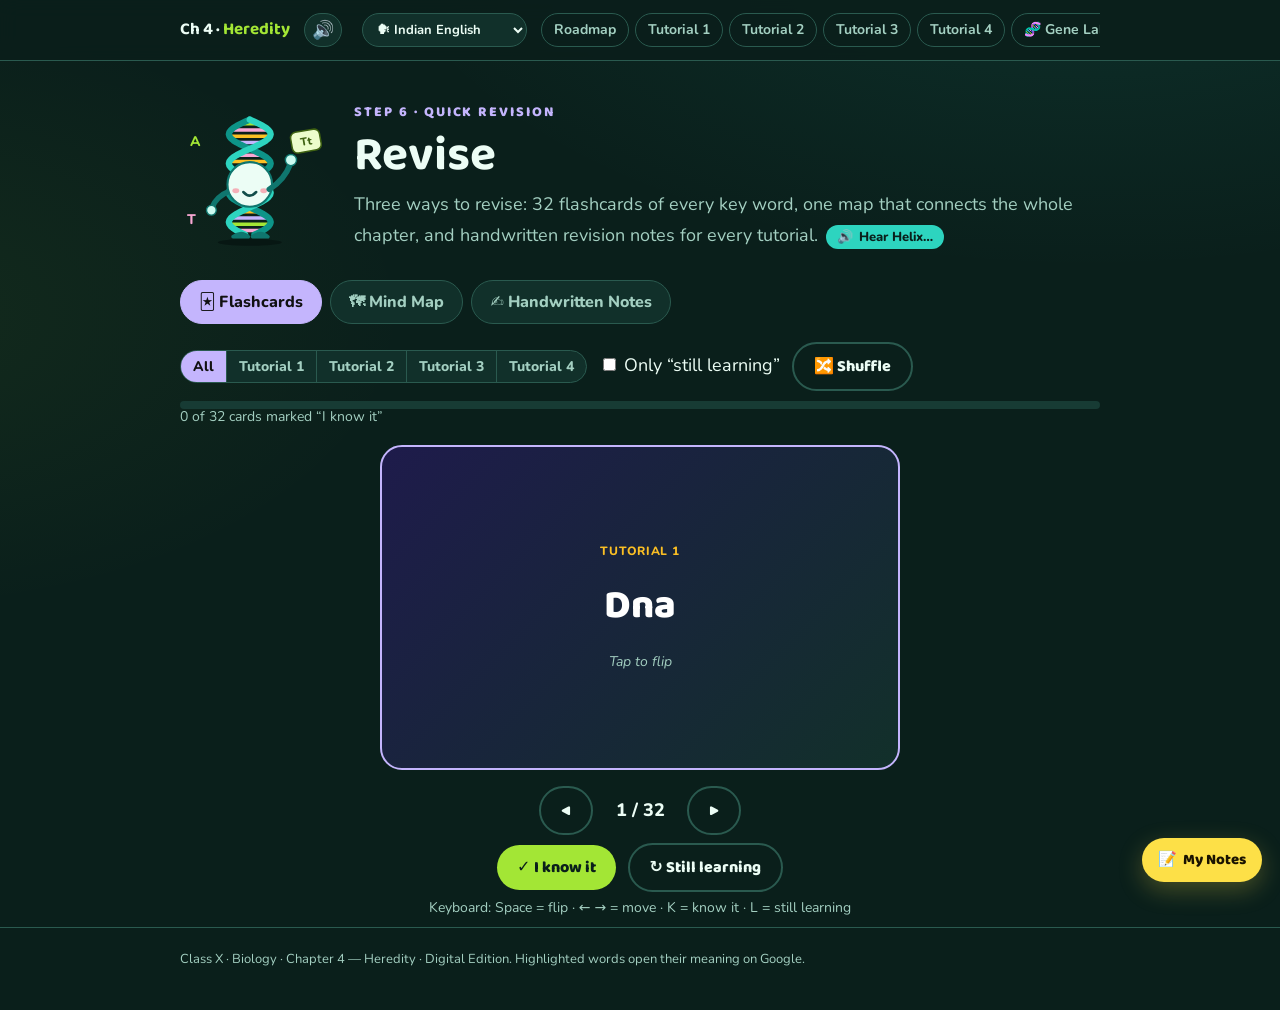
<file: revise.html>
<!doctype html>
<html lang="en"><head><meta charset="utf-8"><meta name="viewport" content="width=device-width,initial-scale=1">
<title>Revise — Heredity</title><link rel="preconnect" href="https://fonts.googleapis.com"><link rel="preconnect" href="https://fonts.gstatic.com" crossorigin><link href="https://fonts.googleapis.com/css2?family=Baloo+2:wght@600;700;800&family=Nunito:wght@400;600;700;800&display=swap" rel="stylesheet"><link rel="stylesheet" href="css/styles.css"></head>
<body data-note="revise" data-note-label="Revision" style="--c:var(--violet)">
<header class="topbar"><div class="wrap"><a class="brand" href="index.html">Ch 4 · <span>Heredity</span></a><nav class="tabs" aria-label="Chapter navigation"><a href="index.html">Roadmap</a><a href="tutorial-1.html" data-t="t1">Tutorial 1</a><a href="tutorial-2.html" data-t="t2">Tutorial 2</a><a href="tutorial-3.html" data-t="t3">Tutorial 3</a><a href="tutorial-4.html" data-t="t4">Tutorial 4</a><a href="virtual-lab.html">🧬 Gene Lab</a><a href="revise.html" class="on">🃏 Revise</a><a href="practice-hub.html">Practice Hub</a><a href="assessment.html">Assessment</a><a href="worksheet.html">📝 Worksheets</a><a href="games.html">🎮 Arcade</a></nav></div><div class="progress"></div></header>
<main class="wrap">
<section class="hub-hero auto-voice" data-voice="fc_hub"><svg class="mascot" viewBox="0 0 215 200" role="img" aria-label="Helix, the DNA mascot"><g class="body">
<ellipse cx="100" cy="194" rx="46" ry="5" fill="#071713"/>
<text class="spark" x="14" y="56" font-size="20" font-weight="800" fill="#a3e635" font-family="Baloo 2, Nunito, sans-serif">A</text><text class="spark s2" x="10" y="168" font-size="20" font-weight="800" fill="#f9a8d4" font-family="Baloo 2, Nunito, sans-serif">T</text>
<line x1="113.0" y1="24" x2="87.0" y2="24" stroke="#a3e635" stroke-width="5" stroke-linecap="round"/><line x1="127.0" y1="33" x2="73.0" y2="33" stroke="#f9a8d4" stroke-width="5" stroke-linecap="round"/><line x1="129.2" y1="42" x2="70.8" y2="42" stroke="#fbbf24" stroke-width="5" stroke-linecap="round"/><line x1="118.7" y1="51" x2="81.3" y2="51" stroke="#c4b5fd" stroke-width="5" stroke-linecap="round"/><line x1="100.0" y1="60" x2="100.0" y2="60" stroke="#a3e635" stroke-width="5" stroke-linecap="round"/><line x1="81.3" y1="69" x2="118.7" y2="69" stroke="#f9a8d4" stroke-width="5" stroke-linecap="round"/><line x1="70.8" y1="78" x2="129.2" y2="78" stroke="#fbbf24" stroke-width="5" stroke-linecap="round"/><line x1="87.0" y1="150" x2="113.0" y2="150" stroke="#fbbf24" stroke-width="5" stroke-linecap="round"/><line x1="73.0" y1="159" x2="127.0" y2="159" stroke="#c4b5fd" stroke-width="5" stroke-linecap="round"/><line x1="70.8" y1="168" x2="129.2" y2="168" stroke="#a3e635" stroke-width="5" stroke-linecap="round"/><line x1="81.3" y1="177" x2="118.7" y2="177" stroke="#f9a8d4" stroke-width="5" stroke-linecap="round"/>
<path d="M100.0 18 L93.3 21 L87.0 24 L81.3 27 L76.5 30 L73.0 33 L70.8 36 L70.0 39 L70.8 42 L73.0 45 L76.5 48 L81.3 51 L87.0 54 L93.3 57 L100.0 60 L106.7 63 L113.0 66 L118.7 69 L123.5 72 L127.0 75 L129.2 78 L130.0 81 L129.2 84 L127.0 87 L123.5 90 L118.7 93 L113.0 96 L106.7 99 L100.0 102 L93.3 105 L87.0 108 L81.3 111 L76.5 114 L73.0 117 L70.8 120 L70.0 123 L70.8 126 L73.0 129 L76.5 132 L81.3 135 L87.0 138 L93.3 141 L100.0 144 L106.7 147 L113.0 150 L118.7 153 L123.5 156 L127.0 159 L129.2 162 L130.0 165 L129.2 168 L127.0 171 L123.5 174 L118.7 177 L113.0 180 L106.7 183" stroke="#0d9488" stroke-width="9" fill="none" stroke-linecap="round" stroke-linejoin="round"/>
<path d="M100.0 18 L106.7 21 L113.0 24 L118.7 27 L123.5 30 L127.0 33 L129.2 36 L130.0 39 L129.2 42 L127.0 45 L123.5 48 L118.7 51 L113.0 54 L106.7 57 L100.0 60 L93.3 63 L87.0 66 L81.3 69 L76.5 72 L73.0 75 L70.8 78 L70.0 81 L70.8 84 L73.0 87 L76.5 90 L81.3 93 L87.0 96 L93.3 99 L100.0 102 L106.7 105 L113.0 108 L118.7 111 L123.5 114 L127.0 117 L129.2 120 L130.0 123 L129.2 126 L127.0 129 L123.5 132 L118.7 135 L113.0 138 L106.7 141 L100.0 144 L93.3 147 L87.0 150 L81.3 153 L76.5 156 L73.0 159 L70.8 162 L70.0 165 L70.8 168 L73.0 171 L76.5 174 L81.3 177 L87.0 180 L93.3 183" stroke="#2dd4bf" stroke-width="9" fill="none" stroke-linecap="round" stroke-linejoin="round"/>
<path d="M72 120 Q52 128 46 144" stroke="#0f766e" stroke-width="8" stroke-linecap="round" fill="none"/><circle cx="45" cy="148" r="7" fill="#ccfbf1" stroke="#0f766e" stroke-width="2"/>
<path d="M76 186 q12 -9 22 0 Z M104 186 q12 -9 22 0 Z" fill="#0f766e" stroke="#0f766e" stroke-width="5" stroke-linejoin="round"/>
<circle cx="100" cy="111" r="32" fill="#ecfdf5" stroke="#0f766e" stroke-width="3"/>
<ellipse cx="88" cy="104" rx="7.5" ry="9" fill="#fff"/><ellipse cx="112" cy="104" rx="7.5" ry="9" fill="#fff"/>
<circle cx="89" cy="106" r="5" fill="#134e4a"/><circle cx="111" cy="106" r="5" fill="#134e4a"/><circle cx="91" cy="104" r="1.8" fill="#fff"/><circle cx="113" cy="104" r="1.8" fill="#fff"/>
<ellipse class="lid" cx="88" cy="104" rx="8.5" ry="10" fill="#ecfdf5"/><ellipse class="lid" cx="112" cy="104" rx="8.5" ry="10" fill="#ecfdf5"/>
<ellipse cx="80" cy="120" rx="5" ry="3.5" fill="#fb7185" opacity=".55"/><ellipse cx="120" cy="120" rx="5" ry="3.5" fill="#fb7185" opacity=".55"/>
<path class="mouth" d="M91 122 Q100 132 109 122" stroke="#134e4a" stroke-width="4" fill="none" stroke-linecap="round"/>
<g class="wave"><path d="M128 118 Q150 104 158 82" stroke="#0f766e" stroke-width="8" stroke-linecap="round" fill="none"/><circle cx="159" cy="76" r="8" fill="#ccfbf1" stroke="#0f766e" stroke-width="2"/><g transform="rotate(-10 180 52)"><rect x="160" y="34" width="42" height="30" rx="8" fill="#ecfccb" stroke="#3f6212" stroke-width="2.2"/><text x="181" y="55" text-anchor="middle" font-size="16" font-weight="800" fill="#3f6212" font-family="Baloo 2, Nunito, sans-serif">Tt</text></g></g></g></svg><div><div class="kicker" style="font:800 14px var(--font-head);letter-spacing:.14em;color:var(--violet);text-transform:uppercase">Step 6 · Quick Revision</div>
<h1>Revise</h1><p style="margin:0;color:var(--muted)">Three ways to revise: 32 flashcards of every key word, one map that connects the whole chapter, and handwritten revision notes for every tutorial.</p></div></section>
<div class="rv-tabs" role="tablist"><button type="button" role="tab" class="on" data-tab="fc">🃏 Flashcards</button><button type="button" role="tab" data-tab="mm">🗺 Mind Map</button><button type="button" role="tab" data-tab="nt">✍️ Handwritten Notes</button></div>
<section class="rv-pane" id="rv-fc">
<div class="fc-top"><span class="seg fc-deck" role="group"><button type="button" data-deck="all" class="on">All</button><button type="button" data-deck="1">Tutorial 1</button><button type="button" data-deck="2">Tutorial 2</button><button type="button" data-deck="3">Tutorial 3</button><button type="button" data-deck="4">Tutorial 4</button></span><label class="fc-only"><input type="checkbox" class="fc-learning"> Only “still learning”</label><button type="button" class="btn ghost fc-shuffle">🔀 Shuffle</button></div>
<div class="meter fc-meter" style="--c:var(--lime)"><i></i></div><p class="hint fc-meter-t"></p>
<div class="fc-stage"><button type="button" class="fc-card" aria-live="polite"><span class="fc-inner"><span class="fc-front"><small class="fc-tag"></small><b class="fc-term"></b><em>Tap to flip</em></span><span class="fc-back"><small class="fc-tag"></small><span class="fc-def"></span></span></span></button></div>
<div class="fc-ctrl"><button type="button" class="btn ghost fc-prev" aria-label="Previous card">◀</button><span class="fc-pos"></span><button type="button" class="btn ghost fc-next" aria-label="Next card">▶</button></div>
<div class="fc-ctrl"><button type="button" class="btn fc-know" style="--c:var(--lime)">✓ I know it</button><button type="button" class="btn ghost fc-learn">↻ Still learning</button></div>
<p class="hint" style="text-align:center">Keyboard: Space = flip · ← → = move · K = know it · L = still learning</p>
</section>
<section class="rv-pane" id="rv-mm" hidden>
<div class="fc-top"><label><input type="checkbox" class="mm-test"> 🙈 Test yourself — hide the small bubbles</label><span class="hint">Tap any bubble for details.</span></div>
<div class="mm-wrap"><svg class="mm-svg" viewBox="-10 0 1030 620" role="img" aria-label="Mind map of the chapter"><path d="M510 300 C605 300 605 143 700 143" stroke="#2dd4bf" stroke-width="5" fill="none" opacity=".75"/><path d="M700 143 C795 143 795 86 890 86" stroke="#2dd4bf" stroke-width="2" fill="none" opacity=".6"/><path d="M700 143 C795 143 795 124 890 124" stroke="#2dd4bf" stroke-width="2" fill="none" opacity=".6"/><path d="M700 143 C795 143 795 162 890 162" stroke="#2dd4bf" stroke-width="2" fill="none" opacity=".6"/><path d="M700 143 C795 143 795 200 890 200" stroke="#2dd4bf" stroke-width="2" fill="none" opacity=".6"/><g class="mm-leaf" tabindex="0" role="button" data-b="b1" data-i="0" style="--mc:#2dd4bf"><rect x="830" y="71" width="120" height="30" rx="15"/><text x="890" y="91" text-anchor="middle"><tspan class="real">Heredity</tspan><tspan class="hide">? tap to reveal</tspan></text></g><g class="mm-leaf" tabindex="0" role="button" data-b="b1" data-i="1" style="--mc:#2dd4bf"><rect x="814" y="109" width="152" height="30" rx="15"/><text x="890" y="129" text-anchor="middle"><tspan class="real">DNA copying errors</tspan><tspan class="hide">? tap to reveal</tspan></text></g><g class="mm-leaf" tabindex="0" role="button" data-b="b1" data-i="2" style="--mc:#2dd4bf"><rect x="818" y="147" width="144" height="30" rx="15"/><text x="890" y="167" text-anchor="middle"><tspan class="real">Sexual vs asexual</tspan><tspan class="hide">? tap to reveal</tspan></text></g><g class="mm-leaf" tabindex="0" role="button" data-b="b1" data-i="3" style="--mc:#2dd4bf"><rect x="803" y="185" width="173" height="30" rx="15"/><text x="890" y="205" text-anchor="middle"><tspan class="real">Inherited vs acquired</tspan><tspan class="hide">? tap to reveal</tspan></text></g><g class="mm-branch" tabindex="0" role="button" data-b="b1" style="--mc:#2dd4bf"><rect x="643" y="123" width="115" height="40" rx="20"/><text x="700" y="149" text-anchor="middle">Variation</text></g><path d="M510 300 C605 300 605 329 700 329" stroke="#a3e635" stroke-width="5" fill="none" opacity=".75"/><path d="M700 329 C795 329 795 272 890 272" stroke="#a3e635" stroke-width="2" fill="none" opacity=".6"/><path d="M700 329 C795 329 795 310 890 310" stroke="#a3e635" stroke-width="2" fill="none" opacity=".6"/><path d="M700 329 C795 329 795 348 890 348" stroke="#a3e635" stroke-width="2" fill="none" opacity=".6"/><path d="M700 329 C795 329 795 386 890 386" stroke="#a3e635" stroke-width="2" fill="none" opacity=".6"/><g class="mm-leaf" tabindex="0" role="button" data-b="b2" data-i="0" style="--mc:#a3e635"><rect x="830" y="257" width="120" height="30" rx="15"/><text x="890" y="277" text-anchor="middle"><tspan class="real">Why peas?</tspan><tspan class="hide">? tap to reveal</tspan></text></g><g class="mm-leaf" tabindex="0" role="button" data-b="b2" data-i="1" style="--mc:#a3e635"><rect x="830" y="295" width="120" height="30" rx="15"/><text x="890" y="315" text-anchor="middle"><tspan class="real">7 trait pairs</tspan><tspan class="hide">? tap to reveal</tspan></text></g><g class="mm-leaf" tabindex="0" role="button" data-b="b2" data-i="2" style="--mc:#a3e635"><rect x="830" y="333" width="120" height="30" rx="15"/><text x="890" y="353" text-anchor="middle"><tspan class="real">Genetic terms</tspan><tspan class="hide">? tap to reveal</tspan></text></g><g class="mm-leaf" tabindex="0" role="button" data-b="b2" data-i="3" style="--mc:#a3e635"><rect x="814" y="371" width="152" height="30" rx="15"/><text x="890" y="391" text-anchor="middle"><tspan class="real">Law of segregation</tspan><tspan class="hide">? tap to reveal</tspan></text></g><g class="mm-branch" tabindex="0" role="button" data-b="b2" style="--mc:#a3e635"><rect x="624" y="309" width="152" height="40" rx="20"/><text x="700" y="335" text-anchor="middle">Mendel&#x27;s peas</text></g><path d="M510 300 C605 300 605 496 700 496" stroke="#fbbf24" stroke-width="5" fill="none" opacity=".75"/><path d="M700 496 C795 496 795 458 890 458" stroke="#fbbf24" stroke-width="2" fill="none" opacity=".6"/><path d="M700 496 C795 496 795 496 890 496" stroke="#fbbf24" stroke-width="2" fill="none" opacity=".6"/><path d="M700 496 C795 496 795 534 890 534" stroke="#fbbf24" stroke-width="2" fill="none" opacity=".6"/><g class="mm-leaf" tabindex="0" role="button" data-b="b3" data-i="0" style="--mc:#fbbf24"><rect x="830" y="443" width="120" height="30" rx="15"/><text x="890" y="463" text-anchor="middle"><tspan class="real">TT × tt</tspan><tspan class="hide">? tap to reveal</tspan></text></g><g class="mm-leaf" tabindex="0" role="button" data-b="b3" data-i="1" style="--mc:#fbbf24"><rect x="830" y="481" width="120" height="30" rx="15"/><text x="890" y="501" text-anchor="middle"><tspan class="real">F₂ ratios</tspan><tspan class="hide">? tap to reveal</tspan></text></g><g class="mm-leaf" tabindex="0" role="button" data-b="b3" data-i="2" style="--mc:#fbbf24"><rect x="830" y="519" width="120" height="30" rx="15"/><text x="890" y="539" text-anchor="middle"><tspan class="real">Test cross</tspan><tspan class="hide">? tap to reveal</tspan></text></g><g class="mm-branch" tabindex="0" role="button" data-b="b3" style="--mc:#fbbf24"><rect x="610" y="476" width="180" height="40" rx="20"/><text x="700" y="502" text-anchor="middle">Monohybrid cross</text></g><path d="M510 300 C420 300 420 217 330 217" stroke="#f9a8d4" stroke-width="5" fill="none" opacity=".75"/><path d="M330 217 C235 217 235 160 140 160" stroke="#f9a8d4" stroke-width="2" fill="none" opacity=".6"/><path d="M330 217 C235 217 235 198 140 198" stroke="#f9a8d4" stroke-width="2" fill="none" opacity=".6"/><path d="M330 217 C235 217 235 236 140 236" stroke="#f9a8d4" stroke-width="2" fill="none" opacity=".6"/><path d="M330 217 C235 217 235 274 140 274" stroke="#f9a8d4" stroke-width="2" fill="none" opacity=".6"/><g class="mm-leaf" tabindex="0" role="button" data-b="b4" data-i="0" style="--mc:#f9a8d4"><rect x="80" y="145" width="120" height="30" rx="15"/><text x="140" y="165" text-anchor="middle"><tspan class="real">RRYY × rryy</tspan><tspan class="hide">? tap to reveal</tspan></text></g><g class="mm-leaf" tabindex="0" role="button" data-b="b4" data-i="1" style="--mc:#f9a8d4"><rect x="80" y="183" width="120" height="30" rx="15"/><text x="140" y="203" text-anchor="middle"><tspan class="real">9 : 3 : 3 : 1</tspan><tspan class="hide">? tap to reveal</tspan></text></g><g class="mm-leaf" tabindex="0" role="button" data-b="b4" data-i="2" style="--mc:#f9a8d4"><rect x="50" y="221" width="180" height="30" rx="15"/><text x="140" y="241" text-anchor="middle"><tspan class="real">Independent assortment</tspan><tspan class="hide">? tap to reveal</tspan></text></g><g class="mm-leaf" tabindex="0" role="button" data-b="b4" data-i="3" style="--mc:#f9a8d4"><rect x="80" y="259" width="120" height="30" rx="15"/><text x="140" y="279" text-anchor="middle"><tspan class="real">Gametes = 2ⁿ</tspan><tspan class="hide">? tap to reveal</tspan></text></g><g class="mm-branch" tabindex="0" role="button" data-b="b4" style="--mc:#f9a8d4"><rect x="249" y="197" width="162" height="40" rx="20"/><text x="330" y="223" text-anchor="middle">Dihybrid cross</text></g><path d="M510 300 C420 300 420 403 330 403" stroke="#c4b5fd" stroke-width="5" fill="none" opacity=".75"/><path d="M330 403 C235 403 235 346 140 346" stroke="#c4b5fd" stroke-width="2" fill="none" opacity=".6"/><path d="M330 403 C235 403 235 384 140 384" stroke="#c4b5fd" stroke-width="2" fill="none" opacity=".6"/><path d="M330 403 C235 403 235 422 140 422" stroke="#c4b5fd" stroke-width="2" fill="none" opacity=".6"/><path d="M330 403 C235 403 235 460 140 460" stroke="#c4b5fd" stroke-width="2" fill="none" opacity=".6"/><g class="mm-leaf" tabindex="0" role="button" data-b="b5" data-i="0" style="--mc:#c4b5fd"><rect x="79" y="331" width="123" height="30" rx="15"/><text x="140" y="351" text-anchor="middle"><tspan class="real">Gene → protein</tspan><tspan class="hide">? tap to reveal</tspan></text></g><g class="mm-leaf" tabindex="0" role="button" data-b="b5" data-i="1" style="--mc:#c4b5fd"><rect x="80" y="369" width="120" height="30" rx="15"/><text x="140" y="389" text-anchor="middle"><tspan class="real">Two copies</tspan><tspan class="hide">? tap to reveal</tspan></text></g><g class="mm-leaf" tabindex="0" role="button" data-b="b5" data-i="2" style="--mc:#c4b5fd"><rect x="80" y="407" width="120" height="30" rx="15"/><text x="140" y="427" text-anchor="middle"><tspan class="real">XX / XY</tspan><tspan class="hide">? tap to reveal</tspan></text></g><g class="mm-leaf" tabindex="0" role="button" data-b="b5" data-i="3" style="--mc:#c4b5fd"><rect x="79" y="445" width="123" height="30" rx="15"/><text x="140" y="465" text-anchor="middle"><tspan class="real">Father decides</tspan><tspan class="hide">? tap to reveal</tspan></text></g><g class="mm-branch" tabindex="0" role="button" data-b="b5" style="--mc:#c4b5fd"><rect x="259" y="383" width="143" height="40" rx="20"/><text x="330" y="409" text-anchor="middle">Traits &amp; sex</text></g><g class="mm-center"><circle cx="510" cy="300" r="78"/><text x="510" y="308" text-anchor="middle">Heredity</text></g></svg></div>
<div class="mm-info" aria-live="polite"><b>Tap a bubble</b> to see what it means and which tutorial covers it.</div>
<div class="mm-list"><details class="mm-acc" style="--mc:#2dd4bf"><summary>Variation <small>Tutorial 1</small></summary><ul><li><b>Heredity:</b> Passing traits from parents to offspring.</li><li><b>DNA copying errors:</b> Small changes every generation add up.</li><li><b>Sexual vs asexual:</b> Sexual reproduction makes far more variety.</li><li><b>Inherited vs acquired:</b> Only germ-cell DNA changes are passed on.</li></ul></details><details class="mm-acc" style="--mc:#a3e635"><summary>Mendel&#x27;s peas <small>Tutorial 2</small></summary><ul><li><b>Why peas?:</b> Self-pollinating, easy to cross, clear contrasting traits.</li><li><b>7 trait pairs:</b> Tall/dwarf, violet/white, round/wrinkled, yellow/green …</li><li><b>Genetic terms:</b> Allele, genotype, phenotype, homo-/heterozygous.</li><li><b>Law of segregation:</b> Each gamete gets one allele of each pair.</li></ul></details><details class="mm-acc" style="--mc:#fbbf24"><summary>Monohybrid cross <small>Tutorial 2</small></summary><ul><li><b>TT × tt:</b> F₁ all tall (Tt).</li><li><b>F₂ ratios:</b> 3 : 1 phenotype; 1 : 2 : 1 genotype.</li><li><b>Test cross:</b> Unknown × recessive: all dominant → TT; 1 : 1 → Tt.</li></ul></details><details class="mm-acc" style="--mc:#f9a8d4"><summary>Dihybrid cross <small>Tutorial 3</small></summary><ul><li><b>RRYY × rryy:</b> F₁ all round yellow (RrYy).</li><li><b>9 : 3 : 3 : 1:</b> Round-green and wrinkled-yellow are new combinations.</li><li><b>Independent assortment:</b> Genes for different traits sort separately.</li><li><b>Gametes = 2ⁿ:</b> RrYy makes RY, Ry, rY, ry.</li></ul></details><details class="mm-acc" style="--mc:#c4b5fd"><summary>Traits &amp; sex <small>Tutorial 4</small></summary><ul><li><b>Gene → protein:</b> Enzyme → hormone → tall or short plant.</li><li><b>Two copies:</b> One from each parent; one in each gamete.</li><li><b>XX / XY:</b> 22 pairs autosomes + XX or XY.</li><li><b>Father decides:</b> Sperm with X → girl; with Y → boy.</li></ul></details></div>
</section>
<section class="rv-pane" id="rv-nt" hidden><div class="fc-top no-print"><span class="seg nt-pick" role="group"><button type="button" data-nt="1" class="on">Tutorial 1</button><button type="button" data-nt="2">Tutorial 2</button><button type="button" data-nt="3">Tutorial 3</button><button type="button" data-nt="4">Tutorial 4</button><button type="button" data-nt="all">All 4</button></span><button type="button" class="btn ghost nt-print">🖨 Print these notes</button></div><div class="nt-book"><article class="nt-page cur" data-nt="1"><header class="nt-title"><span class="nt-no">Tutorial 1</span><h2>Variation and Heredity</h2><span class="nt-date">Ch 4 · Class X Biology</span></header>
<p class="nt-box"><b>Heredity</b> = passing traits from parents → offspring · <b>Variation</b> = differences · <b>Genetics</b> = study of both (Bateson, 1905)</p>
<ul><li>DNA copying is never perfect → small changes each generation → they <span class="hl">accumulate</span></li><li>Asexual: few variations · Sexual: <b>many</b> (DNA of 2 parents)</li></ul>
<p class="nt-h">Why variation helps</p><p>survive changes 🌡 · resist disease 🦠 · species survival 🐯 (small tiger population = little variety = risk)</p>
<table class="nt-tab"><tr><th>Inherited</th><th>Acquired</th></tr><tr><td>in germ-cell DNA → passed on</td><td>body cells only → <span class="red">NOT</span> passed on</td></tr><tr><td>eye colour, earlobes</td><td>scar, muscles, a skill</td></tr></table>
<p class="nt-tip">⭐ Trait B (60%) arose before trait A (10%) in an asexual population.</p><p class="nt-sign">— Helix’s revision notes ✿</p></article><article class="nt-page" data-nt="2"><header class="nt-title"><span class="nt-no">Tutorial 2</span><h2>Mendel and the Monohybrid Cross</h2><span class="nt-date">Ch 4 · Class X Biology</span></header>
<p class="nt-box">Mendel (1822–84) · <i>Pisum sativum</i> · 1856–63 · rediscovered 1900 by de Vries, Correns, Tschermak</p>
<p>Dominant first: Tall/dwarf · Violet/white flower · Axial/terminal · Inflated/constricted pod · Green/yellow pod · Round/wrinkled seed · <span class="hl">Yellow</span>/green seed</p>
<figure class="nt-fig"><svg viewBox="0 0 360 116" role="img" aria-label="Tt × Tt Punnett square"><text x="96" y="22" text-anchor="middle" font-size="16" font-family="Kalam, Patrick Hand, Comic Sans MS, cursive" fill="#1e3a8a">T</text><text x="152" y="22" text-anchor="middle" font-size="16" font-family="Kalam, Patrick Hand, Comic Sans MS, cursive" fill="#1e3a8a">t</text>
<text x="52" y="58" font-size="16" font-family="Kalam, Patrick Hand, Comic Sans MS, cursive" fill="#1e3a8a">T</text><text x="52" y="96" font-size="16" font-family="Kalam, Patrick Hand, Comic Sans MS, cursive" fill="#1e3a8a">t</text>
<rect x="70" y="34" width="54" height="34" rx="6" stroke="#1e3a8a" stroke-width="2.4" fill="none" stroke-linecap="round" stroke-linejoin="round"/><text x="97.0" y="57.0" text-anchor="middle" font-size="17" font-family="Kalam, Patrick Hand, Comic Sans MS, cursive" fill="#1e3a8a">TT</text><rect x="126" y="34" width="54" height="34" rx="6" stroke="#1e3a8a" stroke-width="2.4" fill="none" stroke-linecap="round" stroke-linejoin="round"/><text x="153.0" y="57.0" text-anchor="middle" font-size="17" font-family="Kalam, Patrick Hand, Comic Sans MS, cursive" fill="#1e3a8a">Tt</text><rect x="70" y="72" width="54" height="34" rx="6" stroke="#1e3a8a" stroke-width="2.4" fill="none" stroke-linecap="round" stroke-linejoin="round"/><text x="97.0" y="95.0" text-anchor="middle" font-size="17" font-family="Kalam, Patrick Hand, Comic Sans MS, cursive" fill="#1e3a8a">Tt</text><rect x="126" y="72" width="54" height="34" rx="6" stroke="#1e3a8a" stroke-width="2.4" fill="none" stroke-linecap="round" stroke-linejoin="round"/><text x="153.0" y="95.0" text-anchor="middle" font-size="17" font-family="Kalam, Patrick Hand, Comic Sans MS, cursive" fill="#1e3a8a">tt</text>
<text x="210" y="56" font-size="15" font-family="Kalam, Patrick Hand, Comic Sans MS, cursive" fill="#1e3a8a">3 tall : 1 dwarf</text><text x="210" y="82" font-size="15" font-family="Kalam, Patrick Hand, Comic Sans MS, cursive" fill="#1e3a8a">1 TT : 2 Tt : 1 tt</text></svg><figcaption>Tt × Tt Punnett square</figcaption></figure>
<p class="nt-flow">TT × tt → F₁ all Tt (tall) → selfed → F₂ 3 : 1 (phenotype), 1 : 2 : 1 (genotype)</p>
<p><b>Laws:</b> ① Dominance ② Segregation (purity of gametes)</p>
<p class="nt-tip">🔍 Test cross: ? × tt → all tall = TT · 1 : 1 = Tt</p><p class="nt-sign">— Helix’s revision notes ✿</p></article><article class="nt-page" data-nt="3"><header class="nt-title"><span class="nt-no">Tutorial 3</span><h2>The Dihybrid Cross</h2><span class="nt-date">Ch 4 · Class X Biology</span></header>
<p class="nt-flow">RRYY (round yellow) × rryy (wrinkled green) → F₁ RrYy (round yellow)</p>
<p class="nt-box">F₂ = <span class="hl">9 RY : 3 Ry : 3 rY : 1 ry</span> · 16 boxes · 9 genotypes</p>
<figure class="nt-fig"><svg viewBox="0 0 360 116" role="img" aria-label="Forked-line method: 2² = 4 gametes"><text x="20" y="62" font-size="20" font-family="Kalam, Patrick Hand, Comic Sans MS, cursive" fill="#1e3a8a">RrYy</text>
<path d="M76 56 L120 30 M76 56 L120 86" stroke="#1e3a8a" stroke-width="2.4" fill="none" stroke-linecap="round" stroke-linejoin="round"/><text x="126" y="34" font-size="17" font-family="Kalam, Patrick Hand, Comic Sans MS, cursive" fill="#1e3a8a">R</text><text x="126" y="92" font-size="17" font-family="Kalam, Patrick Hand, Comic Sans MS, cursive" fill="#1e3a8a">r</text>
<path d="M142 28 L186 14 M142 28 L186 42 M142 88 L186 74 M142 88 L186 102" stroke="#1e3a8a" stroke-width="2.4" fill="none" stroke-linecap="round" stroke-linejoin="round"/>
<text x="192" y="19" font-size="16" font-family="Kalam, Patrick Hand, Comic Sans MS, cursive" fill="#1e3a8a">Y → RY</text><text x="192" y="47" font-size="16" font-family="Kalam, Patrick Hand, Comic Sans MS, cursive" fill="#1e3a8a">y → Ry</text><text x="192" y="79" font-size="16" font-family="Kalam, Patrick Hand, Comic Sans MS, cursive" fill="#1e3a8a">Y → rY</text><text x="192" y="107" font-size="16" font-family="Kalam, Patrick Hand, Comic Sans MS, cursive" fill="#1e3a8a">y → ry</text></svg><figcaption>Forked-line method: 2² = 4 gametes</figcaption></figure>
<p>New combinations (recombinants): round-green, wrinkled-yellow → genes sort <b>independently</b></p>
<p><b>Law 3:</b> Independent assortment · gametes = 2ⁿ (n = heterozygous pairs) · AaBbCc → 8</p>
<p class="nt-tip">⭐ 560 seeds → 315 : 105 : 105 : 35</p><p class="nt-sign">— Helix’s revision notes ✿</p></article><article class="nt-page" data-nt="4"><header class="nt-title"><span class="nt-no">Tutorial 4</span><h2>Traits Expressed & Sex Determination</h2><span class="nt-date">Ch 4 · Class X Biology</span></header>
<p class="nt-flow">gene (DNA) → enzyme (protein) → hormone → tall / short plant</p>
<p>2 copies of each gene (1 from each parent) · gametes by meiosis carry 1 copy · fertilisation restores the pair</p>
<p class="nt-box">Humans: 23 pairs = 22 pairs autosomes + 1 pair sex chromosomes · ♀ XX · ♂ XY</p>
<figure class="nt-fig"><svg viewBox="0 0 360 140" role="img" aria-label="The father’s sperm decides the sex"><text x="40" y="22" font-size="16" font-family="Kalam, Patrick Hand, Comic Sans MS, cursive" fill="#1e3a8a">♂ 44+XY</text><text x="230" y="22" font-size="16" font-family="Kalam, Patrick Hand, Comic Sans MS, cursive" fill="#1e3a8a">♀ 44+XX</text>
<path d="M70 30 L50 60 M70 30 L110 60 M260 30 L260 60" stroke="#1e3a8a" stroke-width="2.4" fill="none" stroke-linecap="round" stroke-linejoin="round"/>
<text x="20" y="78" font-size="15" font-family="Kalam, Patrick Hand, Comic Sans MS, cursive" fill="#1e3a8a">22+X</text><text x="96" y="78" font-size="15" font-family="Kalam, Patrick Hand, Comic Sans MS, cursive" fill="#1e3a8a">22+Y</text><text x="240" y="78" font-size="15" font-family="Kalam, Patrick Hand, Comic Sans MS, cursive" fill="#1e3a8a">22+X</text>
<path d="M44 86 L80 112 M118 86 L170 112 M256 86 L100 112 M256 86 L190 112" stroke="#1e3a8a" stroke-width="2.4" fill="none" stroke-linecap="round" stroke-linejoin="round" opacity=".7"/>
<text x="40" y="130" font-size="16" font-family="Kalam, Patrick Hand, Comic Sans MS, cursive" fill="#1e3a8a">XX girl 👧</text><text x="160" y="130" font-size="16" font-family="Kalam, Patrick Hand, Comic Sans MS, cursive" fill="#1e3a8a">XY boy 👦</text></svg><figcaption>The father’s sperm decides the sex</figcaption></figure>
<p class="nt-tip">⚠ Sex is decided by the <span class="red">father</span>; every birth = 50 : 50. Some reptiles: egg temperature decides sex.</p>
<p><i>Beyond syllabus:</i> snapdragon pink (incomplete dominance) · ABO: I<sup>A</sup> I<sup>B</sup> codominant, 3 alleles · birds ZW female</p><p class="nt-sign">— Helix’s revision notes ✿</p></article></div></section>
</main>
<script type="application/json" id="rev-data">{"cards": [{"k": "dna", "t": 1, "d": "Deoxyribonucleic acid — the chemical in chromosomes that stores hereditary information."}, {"k": "gene", "t": 1, "d": "A segment of DNA that carries the information for one protein, and so for one trait."}, {"k": "genetics", "t": 1, "d": "The branch of biology that studies heredity and variation."}, {"k": "germ cell", "t": 1, "d": "A reproductive cell (sperm or egg) whose DNA passes to the next generation."}, {"k": "heredity", "t": 1, "d": "The passing of characters (traits) from parents to their offspring."}, {"k": "somatic cell", "t": 1, "d": "Any body cell that is not a sperm or egg; changes in it are not inherited."}, {"k": "trait", "t": 1, "d": "A feature of an organism, such as height, eye colour or seed shape."}, {"k": "variation", "t": 1, "d": "Differences between individuals of the same species, even between offspring of the same parents."}, {"k": "allele", "t": 2, "d": "One of the alternative forms of a gene, such as T (tall) and t (dwarf)."}, {"k": "dominant", "t": 2, "d": "An allele that shows its effect even when only one copy is present."}, {"k": "emasculation", "t": 2, "d": "Removing the anthers of a flower before they mature, so it cannot pollinate itself."}, {"k": "filial generation", "t": 2, "d": "A generation of offspring in a cross: F1 is the first, F2 the second."}, {"k": "genotype", "t": 2, "d": "The genetic make-up of an organism, written as letters such as TT, Tt or tt."}, {"k": "heterozygous", "t": 2, "d": "Having two different alleles of a gene, such as Tt."}, {"k": "homologous chromosome", "t": 2, "d": "One of a matching pair of chromosomes, one from each parent, carrying genes for the same characters."}, {"k": "homozygous", "t": 2, "d": "Having two identical alleles of a gene, such as TT or tt."}, {"k": "monohybrid cross", "t": 2, "d": "A cross that follows the inheritance of one pair of contrasting traits."}, {"k": "phenotype", "t": 2, "d": "The observable feature of an organism, such as tall or dwarf."}, {"k": "pure line", "t": 2, "d": "A true-breeding plant that produces offspring exactly like itself for that trait, generation after generation."}, {"k": "recessive", "t": 2, "d": "An allele that shows its effect only when two copies are present."}, {"k": "test cross", "t": 2, "d": "Crossing an organism with the dominant phenotype with a homozygous recessive one to find its genotype."}, {"k": "dihybrid cross", "t": 3, "d": "A cross that follows the inheritance of two pairs of contrasting traits at the same time."}, {"k": "recombinant", "t": 3, "d": "An offspring showing a new combination of traits not seen in either parent."}, {"k": "autosome", "t": 4, "d": "Any chromosome that is not a sex chromosome; humans have 22 pairs."}, {"k": "chromosome", "t": 4, "d": "A thread-like structure in the nucleus made of DNA and protein, carrying genes."}, {"k": "codominance", "t": 4, "d": "When both alleles of a gene show their effects fully in the heterozygote, as in blood group AB."}, {"k": "enzyme", "t": 4, "d": "A protein that speeds up a particular chemical reaction in the body."}, {"k": "meiosis", "t": 4, "d": "Cell division that halves the chromosome number to make gametes."}, {"k": "multiple alleles", "t": 4, "d": "A gene that has more than two alleles in a population, such as the ABO blood group gene."}, {"k": "protein", "t": 4, "d": "A large molecule made by cells using instructions in genes; enzymes and many hormones are proteins."}, {"k": "sex chromosome", "t": 4, "d": "A chromosome that decides sex, such as X and Y in humans; also called an allosome."}, {"k": "sex determination", "t": 4, "d": "The way the sex (male or female) of a new individual is decided."}], "map": [{"id": "b1", "tut": 1, "t": "Variation", "c": "#2dd4bf", "kids": [["Heredity", "Passing traits from parents to offspring."], ["DNA copying errors", "Small changes every generation add up."], ["Sexual vs asexual", "Sexual reproduction makes far more variety."], ["Inherited vs acquired", "Only germ-cell DNA changes are passed on."]]}, {"id": "b2", "tut": 2, "t": "Mendel's peas", "c": "#a3e635", "kids": [["Why peas?", "Self-pollinating, easy to cross, clear contrasting traits."], ["7 trait pairs", "Tall/dwarf, violet/white, round/wrinkled, yellow/green …"], ["Genetic terms", "Allele, genotype, phenotype, homo-/heterozygous."], ["Law of segregation", "Each gamete gets one allele of each pair."]]}, {"id": "b3", "tut": 2, "t": "Monohybrid cross", "c": "#fbbf24", "kids": [["TT × tt", "F₁ all tall (Tt)."], ["F₂ ratios", "3 : 1 phenotype; 1 : 2 : 1 genotype."], ["Test cross", "Unknown × recessive: all dominant → TT; 1 : 1 → Tt."]]}, {"id": "b4", "tut": 3, "t": "Dihybrid cross", "c": "#f9a8d4", "kids": [["RRYY × rryy", "F₁ all round yellow (RrYy)."], ["9 : 3 : 3 : 1", "Round-green and wrinkled-yellow are new combinations."], ["Independent assortment", "Genes for different traits sort separately."], ["Gametes = 2ⁿ", "RrYy makes RY, Ry, rY, ry."]]}, {"id": "b5", "tut": 4, "t": "Traits & sex", "c": "#c4b5fd", "kids": [["Gene → protein", "Enzyme → hormone → tall or short plant."], ["Two copies", "One from each parent; one in each gamete."], ["XX / XY", "22 pairs autosomes + XX or XY."], ["Father decides", "Sperm with X → girl; with Y → boy."]]}]}</script>
<footer><div class="wrap">Class X · Biology · Chapter 4 — Heredity · Digital Edition. Highlighted words open their meaning on Google.</div></footer>
<script src="js/miko-audio.js"></script><script src="js/chapter.js"></script><script src="js/anim4.js"></script><script src="js/revise.js"></script>
</body></html>
</file>
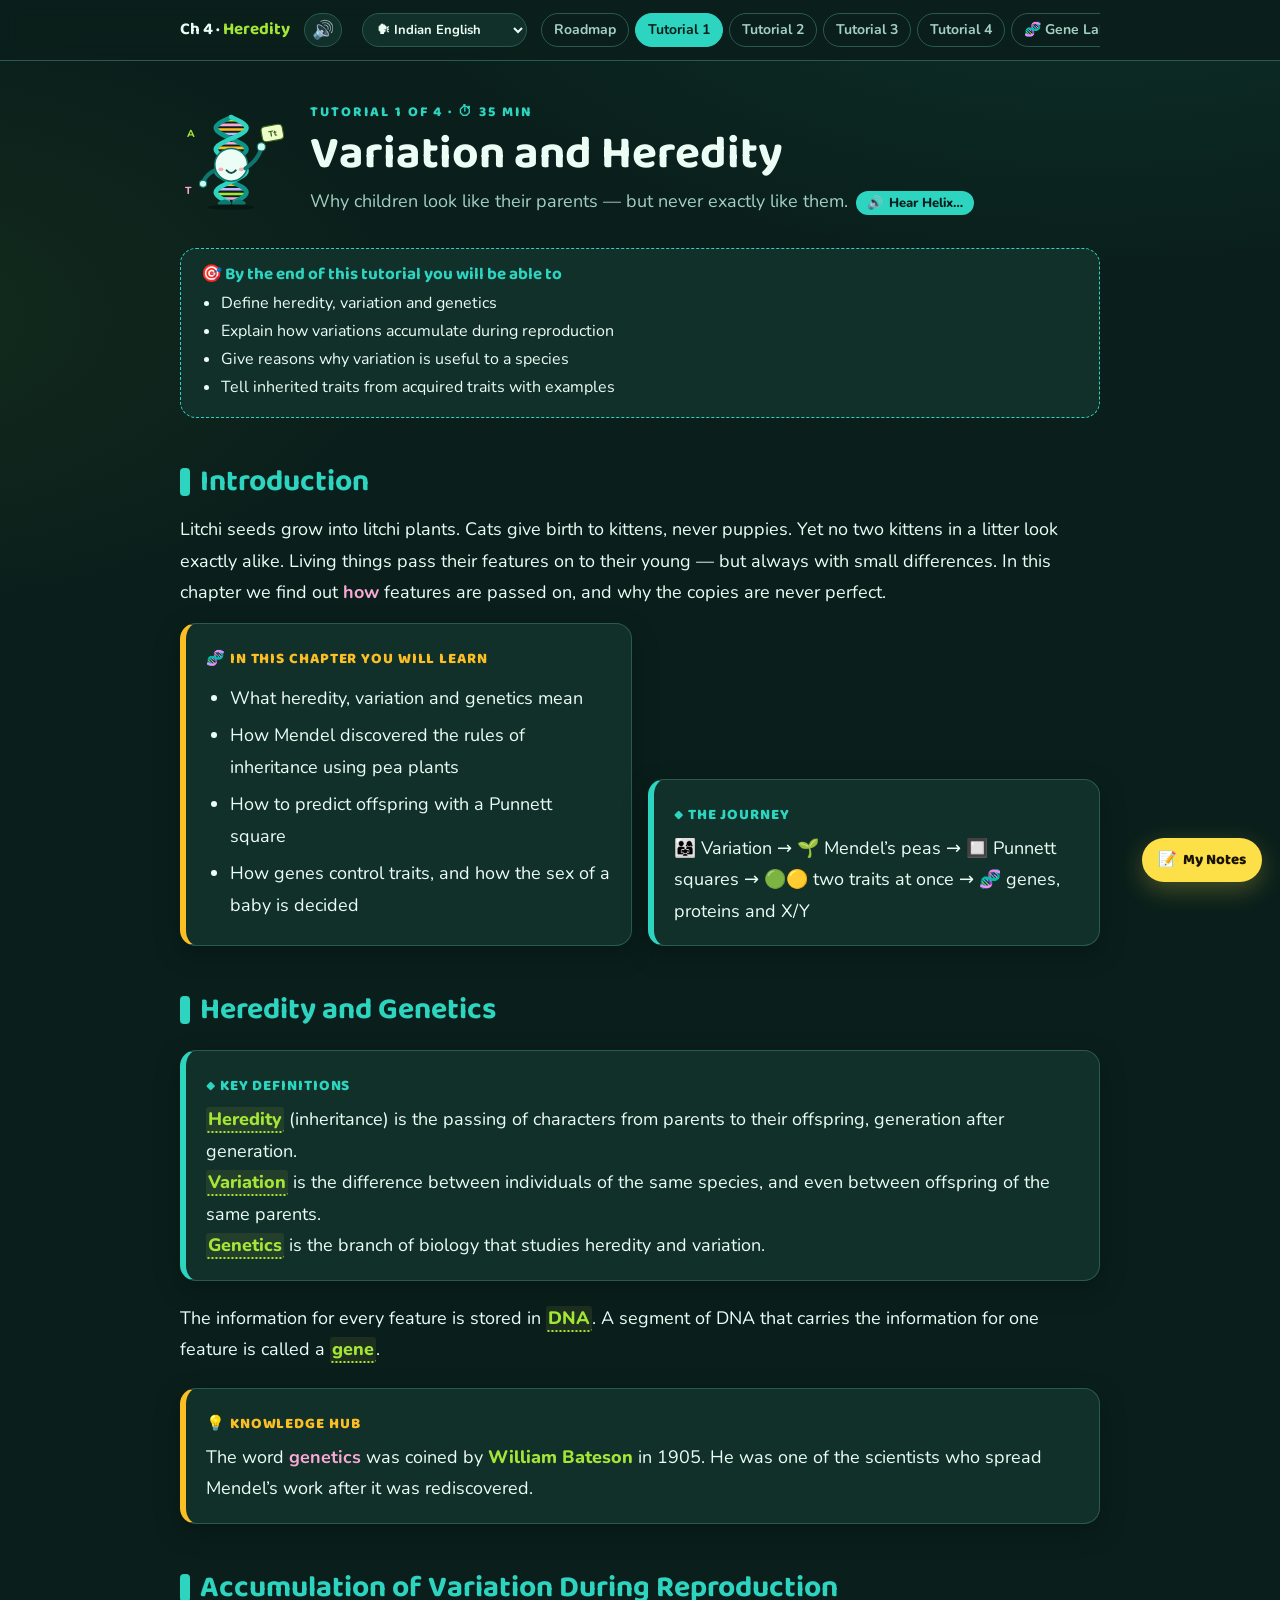
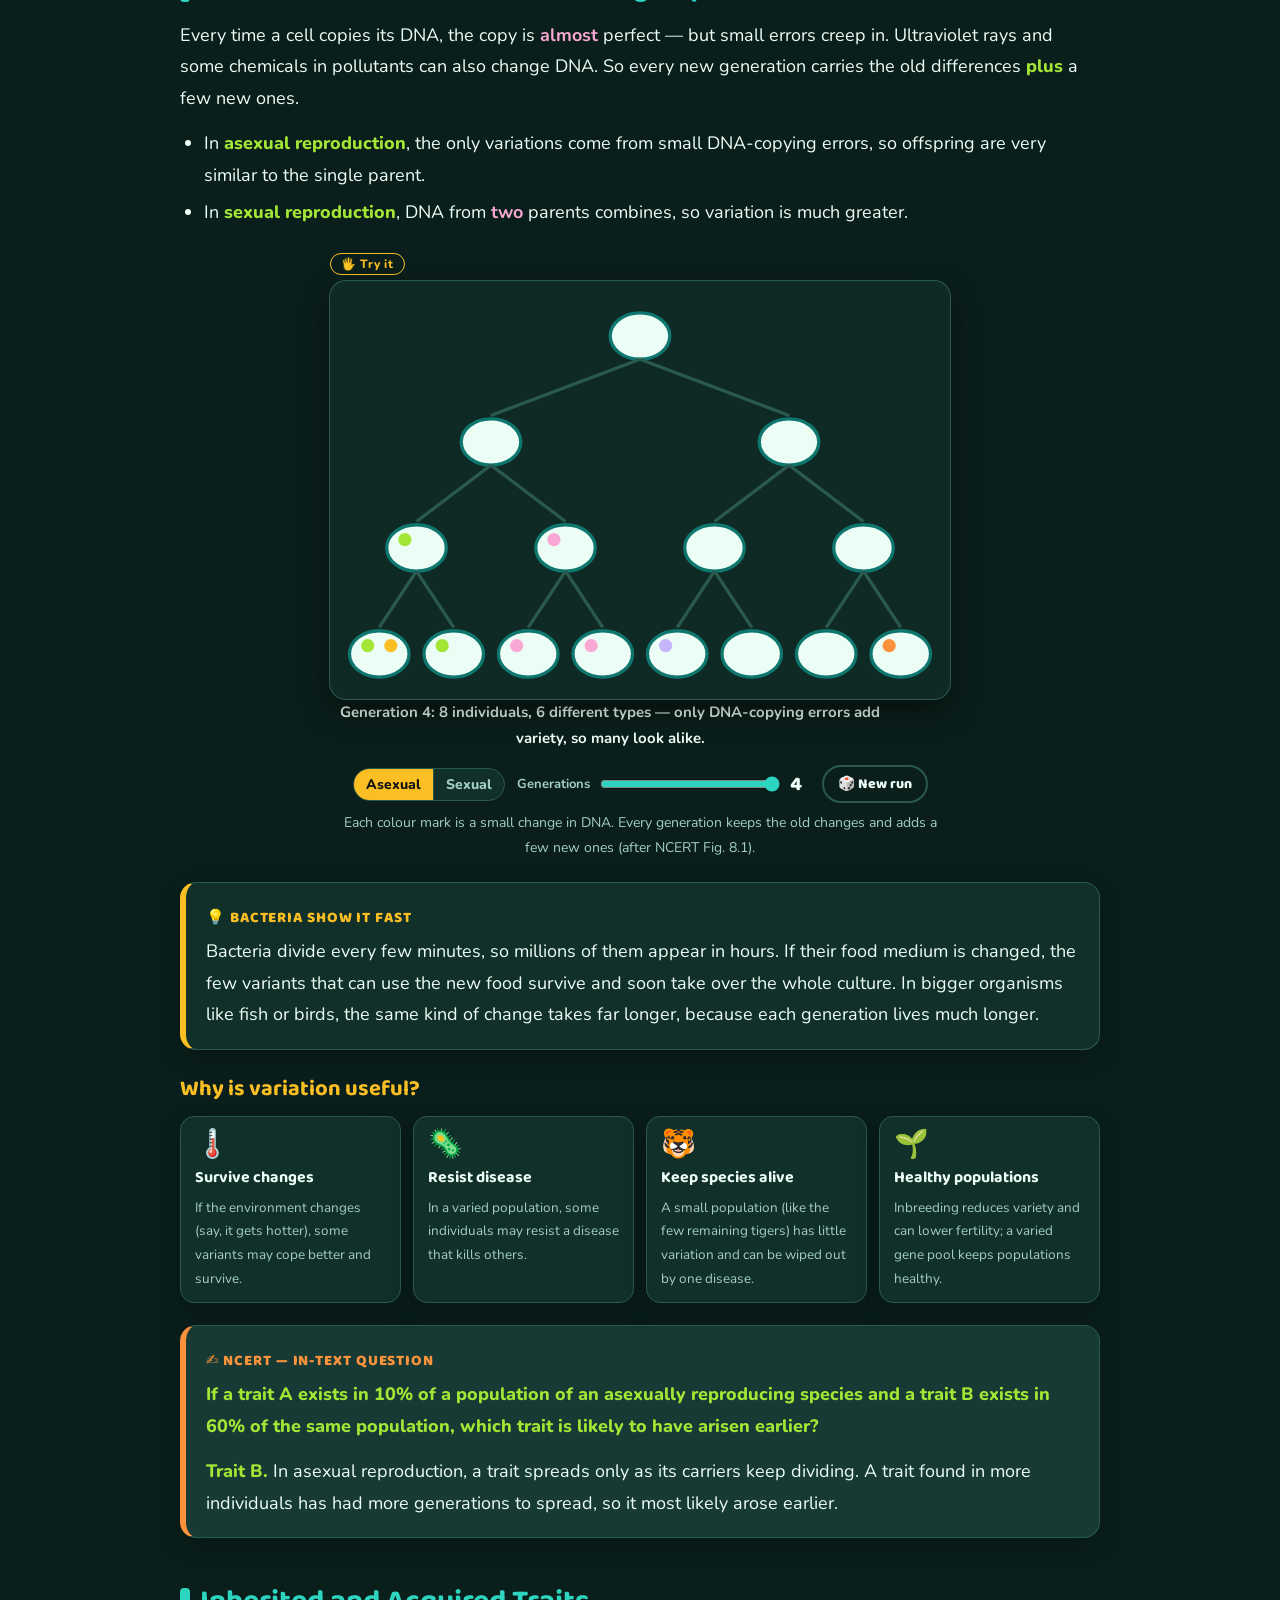
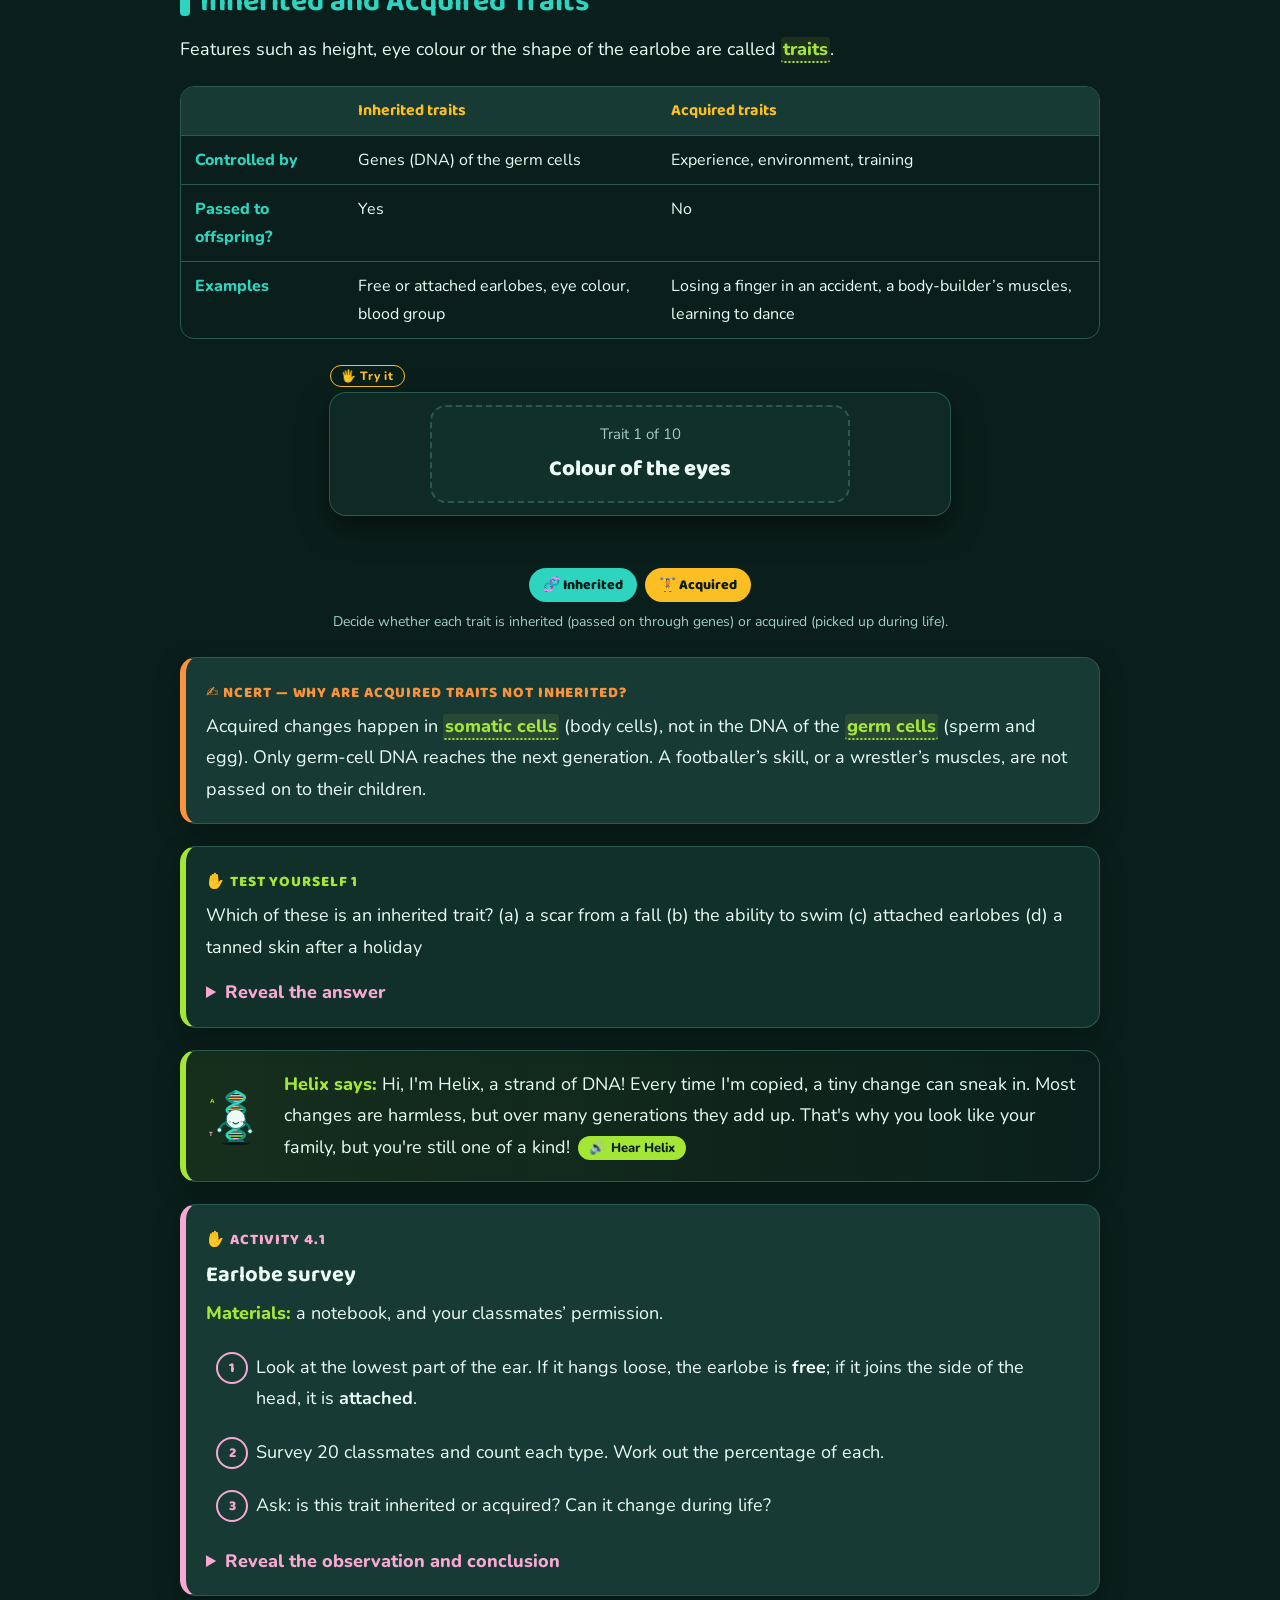
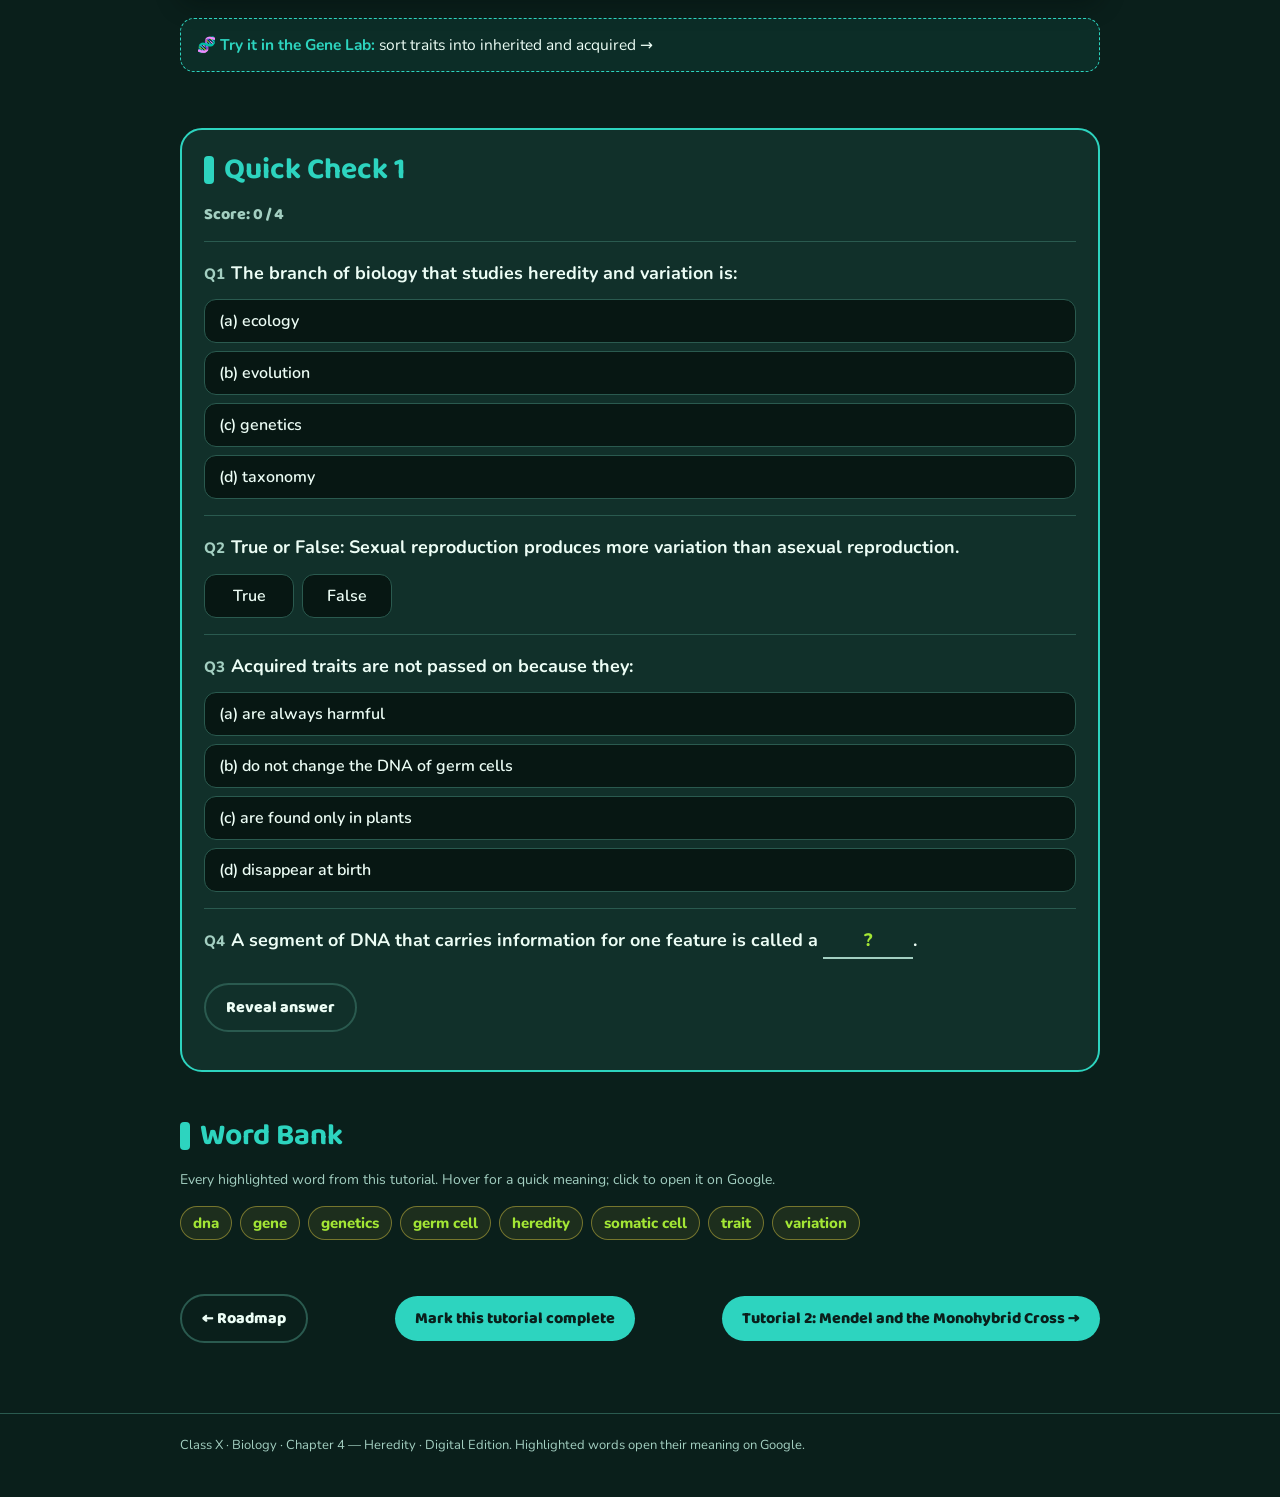
<file: tutorial-1.html>
<!doctype html>
<html lang="en"><head><meta charset="utf-8"><meta name="viewport" content="width=device-width,initial-scale=1">
<title>Tutorial 1 · Variation and Heredity — Heredity</title><link rel="preconnect" href="https://fonts.googleapis.com"><link rel="preconnect" href="https://fonts.gstatic.com" crossorigin><link href="https://fonts.googleapis.com/css2?family=Baloo+2:wght@600;700;800&family=Nunito:wght@400;600;700;800&display=swap" rel="stylesheet"><link rel="stylesheet" href="css/styles.css"></head>
<body data-tut="t1" style="--c:var(--cyan)">
<header class="topbar"><div class="wrap"><a class="brand" href="index.html">Ch 4 · <span>Heredity</span></a><nav class="tabs" aria-label="Chapter navigation"><a href="index.html">Roadmap</a><a href="tutorial-1.html" data-t="t1" class="on">Tutorial 1</a><a href="tutorial-2.html" data-t="t2">Tutorial 2</a><a href="tutorial-3.html" data-t="t3">Tutorial 3</a><a href="tutorial-4.html" data-t="t4">Tutorial 4</a><a href="virtual-lab.html">🧬 Gene Lab</a><a href="revise.html">🃏 Revise</a><a href="practice-hub.html">Practice Hub</a><a href="assessment.html">Assessment</a><a href="worksheet.html">📝 Worksheets</a><a href="games.html">🎮 Arcade</a></nav></div><div class="progress"></div></header>
<main class="wrap">
<section class="t-head auto-voice" data-voice="t1"><svg class="mascot" viewBox="0 0 215 200" role="img" aria-label="Helix, the DNA mascot"><g class="body">
<ellipse cx="100" cy="194" rx="46" ry="5" fill="#071713"/>
<text class="spark" x="14" y="56" font-size="20" font-weight="800" fill="#a3e635" font-family="Baloo 2, Nunito, sans-serif">A</text><text class="spark s2" x="10" y="168" font-size="20" font-weight="800" fill="#f9a8d4" font-family="Baloo 2, Nunito, sans-serif">T</text>
<line x1="113.0" y1="24" x2="87.0" y2="24" stroke="#a3e635" stroke-width="5" stroke-linecap="round"/><line x1="127.0" y1="33" x2="73.0" y2="33" stroke="#f9a8d4" stroke-width="5" stroke-linecap="round"/><line x1="129.2" y1="42" x2="70.8" y2="42" stroke="#fbbf24" stroke-width="5" stroke-linecap="round"/><line x1="118.7" y1="51" x2="81.3" y2="51" stroke="#c4b5fd" stroke-width="5" stroke-linecap="round"/><line x1="100.0" y1="60" x2="100.0" y2="60" stroke="#a3e635" stroke-width="5" stroke-linecap="round"/><line x1="81.3" y1="69" x2="118.7" y2="69" stroke="#f9a8d4" stroke-width="5" stroke-linecap="round"/><line x1="70.8" y1="78" x2="129.2" y2="78" stroke="#fbbf24" stroke-width="5" stroke-linecap="round"/><line x1="87.0" y1="150" x2="113.0" y2="150" stroke="#fbbf24" stroke-width="5" stroke-linecap="round"/><line x1="73.0" y1="159" x2="127.0" y2="159" stroke="#c4b5fd" stroke-width="5" stroke-linecap="round"/><line x1="70.8" y1="168" x2="129.2" y2="168" stroke="#a3e635" stroke-width="5" stroke-linecap="round"/><line x1="81.3" y1="177" x2="118.7" y2="177" stroke="#f9a8d4" stroke-width="5" stroke-linecap="round"/>
<path d="M100.0 18 L93.3 21 L87.0 24 L81.3 27 L76.5 30 L73.0 33 L70.8 36 L70.0 39 L70.8 42 L73.0 45 L76.5 48 L81.3 51 L87.0 54 L93.3 57 L100.0 60 L106.7 63 L113.0 66 L118.7 69 L123.5 72 L127.0 75 L129.2 78 L130.0 81 L129.2 84 L127.0 87 L123.5 90 L118.7 93 L113.0 96 L106.7 99 L100.0 102 L93.3 105 L87.0 108 L81.3 111 L76.5 114 L73.0 117 L70.8 120 L70.0 123 L70.8 126 L73.0 129 L76.5 132 L81.3 135 L87.0 138 L93.3 141 L100.0 144 L106.7 147 L113.0 150 L118.7 153 L123.5 156 L127.0 159 L129.2 162 L130.0 165 L129.2 168 L127.0 171 L123.5 174 L118.7 177 L113.0 180 L106.7 183" stroke="#0d9488" stroke-width="9" fill="none" stroke-linecap="round" stroke-linejoin="round"/>
<path d="M100.0 18 L106.7 21 L113.0 24 L118.7 27 L123.5 30 L127.0 33 L129.2 36 L130.0 39 L129.2 42 L127.0 45 L123.5 48 L118.7 51 L113.0 54 L106.7 57 L100.0 60 L93.3 63 L87.0 66 L81.3 69 L76.5 72 L73.0 75 L70.8 78 L70.0 81 L70.8 84 L73.0 87 L76.5 90 L81.3 93 L87.0 96 L93.3 99 L100.0 102 L106.7 105 L113.0 108 L118.7 111 L123.5 114 L127.0 117 L129.2 120 L130.0 123 L129.2 126 L127.0 129 L123.5 132 L118.7 135 L113.0 138 L106.7 141 L100.0 144 L93.3 147 L87.0 150 L81.3 153 L76.5 156 L73.0 159 L70.8 162 L70.0 165 L70.8 168 L73.0 171 L76.5 174 L81.3 177 L87.0 180 L93.3 183" stroke="#2dd4bf" stroke-width="9" fill="none" stroke-linecap="round" stroke-linejoin="round"/>
<path d="M72 120 Q52 128 46 144" stroke="#0f766e" stroke-width="8" stroke-linecap="round" fill="none"/><circle cx="45" cy="148" r="7" fill="#ccfbf1" stroke="#0f766e" stroke-width="2"/>
<path d="M76 186 q12 -9 22 0 Z M104 186 q12 -9 22 0 Z" fill="#0f766e" stroke="#0f766e" stroke-width="5" stroke-linejoin="round"/>
<circle cx="100" cy="111" r="32" fill="#ecfdf5" stroke="#0f766e" stroke-width="3"/>
<ellipse cx="88" cy="104" rx="7.5" ry="9" fill="#fff"/><ellipse cx="112" cy="104" rx="7.5" ry="9" fill="#fff"/>
<circle cx="89" cy="106" r="5" fill="#134e4a"/><circle cx="111" cy="106" r="5" fill="#134e4a"/><circle cx="91" cy="104" r="1.8" fill="#fff"/><circle cx="113" cy="104" r="1.8" fill="#fff"/>
<ellipse class="lid" cx="88" cy="104" rx="8.5" ry="10" fill="#ecfdf5"/><ellipse class="lid" cx="112" cy="104" rx="8.5" ry="10" fill="#ecfdf5"/>
<ellipse cx="80" cy="120" rx="5" ry="3.5" fill="#fb7185" opacity=".55"/><ellipse cx="120" cy="120" rx="5" ry="3.5" fill="#fb7185" opacity=".55"/>
<path class="mouth" d="M91 122 Q100 132 109 122" stroke="#134e4a" stroke-width="4" fill="none" stroke-linecap="round"/>
<g class="wave"><path d="M128 118 Q150 104 158 82" stroke="#0f766e" stroke-width="8" stroke-linecap="round" fill="none"/><circle cx="159" cy="76" r="8" fill="#ccfbf1" stroke="#0f766e" stroke-width="2"/><g transform="rotate(-10 180 52)"><rect x="160" y="34" width="42" height="30" rx="8" fill="#ecfccb" stroke="#3f6212" stroke-width="2.2"/><text x="181" y="55" text-anchor="middle" font-size="16" font-weight="800" fill="#3f6212" font-family="Baloo 2, Nunito, sans-serif">Tt</text></g></g></g></svg><div><div class="kicker">Tutorial 1 of 4 · ⏱ 35 min</div><h1>Variation and Heredity</h1><p>Why children look like their parents — but never exactly like them.</p></div></section>
<div class="goals"><h4>🎯 By the end of this tutorial you will be able to</h4><ul><li>Define heredity, variation and genetics</li><li>Explain how variations accumulate during reproduction</li><li>Give reasons why variation is useful to a species</li><li>Tell inherited traits from acquired traits with examples</li></ul></div>
<article class="theory">
<h2>Introduction</h2>
<p>Litchi seeds grow into litchi plants. Cats give birth to kittens, never puppies. Yet no two kittens in a litter look exactly alike. Living things pass their features on to their young — but always with small differences. In this chapter we find out <em>how</em> features are passed on, and why the copies are never perfect.</p>
<div class="figrow">
<div class="box fact" style="margin:0"><div class="label">🧬 In this chapter you will learn</div>
<ul>
<li>What heredity, variation and genetics mean</li>
<li>How Mendel discovered the rules of inheritance using pea plants</li>
<li>How to predict offspring with a Punnett square</li>
<li>How genes control traits, and how the sex of a baby is decided</li>
</ul></div>
<div class="box def" style="margin:0"><div class="label">◆ The journey</div>
<p>👨‍👩‍👧 Variation → 🌱 Mendel’s peas → 🔲 Punnett squares → 🟢🟡 two traits at once → 🧬 genes, proteins and X/Y</p></div>
</div>

<h2>Heredity and Genetics</h2>
<div class="box def"><div class="label">◆ Key definitions</div>
<p><strong><a class="w" href="https://www.google.com/search?q=define+heredity" target="_blank" rel="noopener" data-word="heredity" data-def="The passing of characters (traits) from parents to their offspring.">Heredity</a></strong> (inheritance) is the passing of characters from parents to their offspring, generation after generation.<br>
<strong><a class="w" href="https://www.google.com/search?q=define+variation" target="_blank" rel="noopener" data-word="variation" data-def="Differences between individuals of the same species, even between offspring of the same parents.">Variation</a></strong> is the difference between individuals of the same species, and even between offspring of the same parents.<br>
<strong><a class="w" href="https://www.google.com/search?q=define+genetics" target="_blank" rel="noopener" data-word="genetics" data-def="The branch of biology that studies heredity and variation.">Genetics</a></strong> is the branch of biology that studies heredity and variation.</p></div>
<p>The information for every feature is stored in <strong><a class="w" href="https://www.google.com/search?q=define+dna" target="_blank" rel="noopener" data-word="dna" data-def="Deoxyribonucleic acid — the chemical in chromosomes that stores hereditary information.">DNA</a></strong>. A segment of DNA that carries the information for one feature is called a <strong><a class="w" href="https://www.google.com/search?q=define+gene" target="_blank" rel="noopener" data-word="gene" data-def="A segment of DNA that carries the information for one protein, and so for one trait.">gene</a></strong>.</p>
<div class="box fact"><div class="label">💡 Knowledge Hub</div><p>The word <em>genetics</em> was coined by <strong>William Bateson</strong> in 1905. He was one of the scientists who spread Mendel’s work after it was rediscovered.</p></div>

<h2>Accumulation of Variation During Reproduction</h2>
<p>Every time a cell copies its DNA, the copy is <em>almost</em> perfect — but small errors creep in. Ultraviolet rays and some chemicals in pollutants can also change DNA. So every new generation carries the old differences <strong>plus</strong> a few new ones.</p>
<ul>
<li>In <strong>asexual reproduction</strong>, the only variations come from small DNA-copying errors, so offspring are very similar to the single parent.</li>
<li>In <strong>sexual reproduction</strong>, DNA from <em>two</em> parents combines, so variation is much greater.</li>
</ul>
<figure class="anim-fig sim" id="anim-variation" data-sim="variation"><span class="sim-badge">🖐 Try it</span><div class="anim-stage m-stage"><div class="var-out"></div></div><p class="sim-read" aria-live="polite"></p><div class="anim-ctrl"><span class="seg" role="group"><button type="button" data-set="mode" data-val="asex" class="on">Asexual</button><button type="button" data-set="mode" data-val="sex">Sexual</button></span><span class="ctl-l">Generations</span><input type="range" class="n-range" min="1" max="4" value="4" aria-label="Generations"><b class="n-val">4</b><button type="button" class="btn ghost var-new">🎲 New run</button></div><figcaption>Each colour mark is a small change in DNA. Every generation keeps the old changes and adds a few new ones (after NCERT Fig. 8.1).</figcaption></figure>
<div class="box fact"><div class="label">💡 Bacteria show it fast</div><p>Bacteria divide every few minutes, so millions of them appear in hours. If their food medium is changed, the few variants that can use the new food survive and soon take over the whole culture. In bigger organisms like fish or birds, the same kind of change takes far longer, because each generation lives much longer.</p></div>

<h3>Why is variation useful?</h3>
<div class="cards4">
<div class="mini"><span class="emo">🌡️</span><b>Survive changes</b><small>If the environment changes (say, it gets hotter), some variants may cope better and survive.</small></div>
<div class="mini"><span class="emo">🦠</span><b>Resist disease</b><small>In a varied population, some individuals may resist a disease that kills others.</small></div>
<div class="mini"><span class="emo">🐯</span><b>Keep species alive</b><small>A small population (like the few remaining tigers) has little variation and can be wiped out by one disease.</small></div>
<div class="mini"><span class="emo">🌱</span><b>Healthy populations</b><small>Inbreeding reduces variety and can lower fertility; a varied gene pool keeps populations healthy.</small></div>
</div>
<div class="box example"><div class="label">✍ NCERT — In-text question</div>
<p><strong>If a trait A exists in 10% of a population of an asexually reproducing species and a trait B exists in 60% of the same population, which trait is likely to have arisen earlier?</strong></p>
<p><strong>Trait B.</strong> In asexual reproduction, a trait spreads only as its carriers keep dividing. A trait found in more individuals has had more generations to spread, so it most likely arose earlier.</p></div>

<h2>Inherited and Acquired Traits</h2>
<p>Features such as height, eye colour or the shape of the earlobe are called <strong><a class="w" href="https://www.google.com/search?q=define+trait" target="_blank" rel="noopener" data-word="trait" data-def="A feature of an organism, such as height, eye colour or seed shape.">traits</a></strong>.</p>
<div class="tbl"><table>
<tr><th></th><th>Inherited traits</th><th>Acquired traits</th></tr>
<tr><td>Controlled by</td><td>Genes (DNA) of the germ cells</td><td>Experience, environment, training</td></tr>
<tr><td>Passed to offspring?</td><td>Yes</td><td>No</td></tr>
<tr><td>Examples</td><td>Free or attached earlobes, eye colour, blood group</td><td>Losing a finger in an accident, a body-builder’s muscles, learning to dance</td></tr>
</table></div>
<figure class="anim-fig sim" id="anim-traits" data-sim="traits"><span class="sim-badge">🖐 Try it</span><div class="anim-stage m-stage"><div class="tr-card"></div></div><p class="sim-read" aria-live="polite"></p><div class="anim-ctrl"><button type="button" class="btn tr-b" data-a="inh">🧬 Inherited</button><button type="button" class="btn tr-b" data-a="acq" style="--c:var(--amber)">🏋️ Acquired</button></div><figcaption>Decide whether each trait is inherited (passed on through genes) or acquired (picked up during life).</figcaption></figure>
<div class="box example"><div class="label">✍ NCERT — Why are acquired traits not inherited?</div>
<p>Acquired changes happen in <strong><a class="w" href="https://www.google.com/search?q=define+somatic+cell" target="_blank" rel="noopener" data-word="somatic cell" data-def="Any body cell that is not a sperm or egg; changes in it are not inherited.">somatic cells</a></strong> (body cells), not in the DNA of the <strong><a class="w" href="https://www.google.com/search?q=define+germ+cell" target="_blank" rel="noopener" data-word="germ cell" data-def="A reproductive cell (sperm or egg) whose DNA passes to the next generation.">germ cells</a></strong> (sperm and egg). Only germ-cell DNA reaches the next generation. A footballer’s skill, or a wrestler’s muscles, are not passed on to their children.</p></div>
<div class="box tryit"><div class="label">✋ Test yourself 1</div>
<p>Which of these is an inherited trait? (a) a scar from a fall (b) the ability to swim (c) attached earlobes (d) a tanned skin after a holiday</p>
<details class="reveal"><summary>Reveal the answer</summary><p><strong>(c) attached earlobes</strong> — it is controlled by genes. The others are acquired during a lifetime.</p></details></div>

<div class="box miko" data-voice="t1_tip"><svg class="mascot" viewBox="0 0 215 200" role="img" aria-label="Helix, the DNA mascot"><g class="body">
<ellipse cx="100" cy="194" rx="46" ry="5" fill="#071713"/>
<text class="spark" x="14" y="56" font-size="20" font-weight="800" fill="#a3e635" font-family="Baloo 2, Nunito, sans-serif">A</text><text class="spark s2" x="10" y="168" font-size="20" font-weight="800" fill="#f9a8d4" font-family="Baloo 2, Nunito, sans-serif">T</text>
<line x1="113.0" y1="24" x2="87.0" y2="24" stroke="#a3e635" stroke-width="5" stroke-linecap="round"/><line x1="127.0" y1="33" x2="73.0" y2="33" stroke="#f9a8d4" stroke-width="5" stroke-linecap="round"/><line x1="129.2" y1="42" x2="70.8" y2="42" stroke="#fbbf24" stroke-width="5" stroke-linecap="round"/><line x1="118.7" y1="51" x2="81.3" y2="51" stroke="#c4b5fd" stroke-width="5" stroke-linecap="round"/><line x1="100.0" y1="60" x2="100.0" y2="60" stroke="#a3e635" stroke-width="5" stroke-linecap="round"/><line x1="81.3" y1="69" x2="118.7" y2="69" stroke="#f9a8d4" stroke-width="5" stroke-linecap="round"/><line x1="70.8" y1="78" x2="129.2" y2="78" stroke="#fbbf24" stroke-width="5" stroke-linecap="round"/><line x1="87.0" y1="150" x2="113.0" y2="150" stroke="#fbbf24" stroke-width="5" stroke-linecap="round"/><line x1="73.0" y1="159" x2="127.0" y2="159" stroke="#c4b5fd" stroke-width="5" stroke-linecap="round"/><line x1="70.8" y1="168" x2="129.2" y2="168" stroke="#a3e635" stroke-width="5" stroke-linecap="round"/><line x1="81.3" y1="177" x2="118.7" y2="177" stroke="#f9a8d4" stroke-width="5" stroke-linecap="round"/>
<path d="M100.0 18 L93.3 21 L87.0 24 L81.3 27 L76.5 30 L73.0 33 L70.8 36 L70.0 39 L70.8 42 L73.0 45 L76.5 48 L81.3 51 L87.0 54 L93.3 57 L100.0 60 L106.7 63 L113.0 66 L118.7 69 L123.5 72 L127.0 75 L129.2 78 L130.0 81 L129.2 84 L127.0 87 L123.5 90 L118.7 93 L113.0 96 L106.7 99 L100.0 102 L93.3 105 L87.0 108 L81.3 111 L76.5 114 L73.0 117 L70.8 120 L70.0 123 L70.8 126 L73.0 129 L76.5 132 L81.3 135 L87.0 138 L93.3 141 L100.0 144 L106.7 147 L113.0 150 L118.7 153 L123.5 156 L127.0 159 L129.2 162 L130.0 165 L129.2 168 L127.0 171 L123.5 174 L118.7 177 L113.0 180 L106.7 183" stroke="#0d9488" stroke-width="9" fill="none" stroke-linecap="round" stroke-linejoin="round"/>
<path d="M100.0 18 L106.7 21 L113.0 24 L118.7 27 L123.5 30 L127.0 33 L129.2 36 L130.0 39 L129.2 42 L127.0 45 L123.5 48 L118.7 51 L113.0 54 L106.7 57 L100.0 60 L93.3 63 L87.0 66 L81.3 69 L76.5 72 L73.0 75 L70.8 78 L70.0 81 L70.8 84 L73.0 87 L76.5 90 L81.3 93 L87.0 96 L93.3 99 L100.0 102 L106.7 105 L113.0 108 L118.7 111 L123.5 114 L127.0 117 L129.2 120 L130.0 123 L129.2 126 L127.0 129 L123.5 132 L118.7 135 L113.0 138 L106.7 141 L100.0 144 L93.3 147 L87.0 150 L81.3 153 L76.5 156 L73.0 159 L70.8 162 L70.0 165 L70.8 168 L73.0 171 L76.5 174 L81.3 177 L87.0 180 L93.3 183" stroke="#2dd4bf" stroke-width="9" fill="none" stroke-linecap="round" stroke-linejoin="round"/>
<path d="M72 120 Q52 128 46 144" stroke="#0f766e" stroke-width="8" stroke-linecap="round" fill="none"/><circle cx="45" cy="148" r="7" fill="#ccfbf1" stroke="#0f766e" stroke-width="2"/>
<path d="M76 186 q12 -9 22 0 Z M104 186 q12 -9 22 0 Z" fill="#0f766e" stroke="#0f766e" stroke-width="5" stroke-linejoin="round"/>
<circle cx="100" cy="111" r="32" fill="#ecfdf5" stroke="#0f766e" stroke-width="3"/>
<ellipse cx="88" cy="104" rx="7.5" ry="9" fill="#fff"/><ellipse cx="112" cy="104" rx="7.5" ry="9" fill="#fff"/>
<circle cx="89" cy="106" r="5" fill="#134e4a"/><circle cx="111" cy="106" r="5" fill="#134e4a"/><circle cx="91" cy="104" r="1.8" fill="#fff"/><circle cx="113" cy="104" r="1.8" fill="#fff"/>
<ellipse class="lid" cx="88" cy="104" rx="8.5" ry="10" fill="#ecfdf5"/><ellipse class="lid" cx="112" cy="104" rx="8.5" ry="10" fill="#ecfdf5"/>
<ellipse cx="80" cy="120" rx="5" ry="3.5" fill="#fb7185" opacity=".55"/><ellipse cx="120" cy="120" rx="5" ry="3.5" fill="#fb7185" opacity=".55"/>
<path class="mouth" d="M91 122 Q100 132 109 122" stroke="#134e4a" stroke-width="4" fill="none" stroke-linecap="round"/>
<path d="M128 122 Q146 132 148 148" stroke="#0f766e" stroke-width="8" stroke-linecap="round" fill="none"/><circle cx="148" cy="152" r="7" fill="#ccfbf1" stroke="#0f766e" stroke-width="2"/></g></svg><p><strong>Helix says:</strong> Hi, I'm Helix, a strand of DNA! Every time I'm copied, a tiny change can sneak in. Most changes are harmless, but over many generations they add up. That's why you look like your family, but you're still one of a kind!</p></div>

<div class="box activity"><div class="label">✋ Activity 4.1</div>
<h3>Earlobe survey</h3>
<p><strong>Materials:</strong> a notebook, and your classmates’ permission.</p>
<ol class="steps">
<li>Look at the lowest part of the ear. If it hangs loose, the earlobe is <b>free</b>; if it joins the side of the head, it is <b>attached</b>.</li>
<li>Survey 20 classmates and count each type. Work out the percentage of each.</li>
<li>Ask: is this trait inherited or acquired? Can it change during life?</li>
</ol>
<details class="reveal"><summary>Reveal the observation and conclusion</summary>
<div class="obs"><div><h5>Observation</h5>Both types are found in the class, usually in different numbers. Nobody can change their earlobe type by practice or exercise.</div>
<div><h5>Conclusion</h5>Earlobe type is an inherited trait — a natural variation within one species, controlled by genes received from parents.</div></div>
</details></div>

<a class="lab-link" href="virtual-lab.html#traits">🧬 <b>Try it in the Gene Lab:</b> sort traits into inherited and acquired →</a>
<section class="check">
<h2>Quick Check 1</h2><p class="score"></p>
<div class="q" data-ans="c"><div class="stem"><small>Q1</small>The branch of biology that studies heredity and variation is:</div>
<div class="opts"><button data-k="a">(a) ecology</button><button data-k="b">(b) evolution</button><button data-k="c">(c) genetics</button><button data-k="d">(d) taxonomy</button></div>
<div class="why">Genetics — a term coined by W. Bateson.</div></div>
<div class="q" data-ans="T"><div class="stem"><small>Q2</small>True or False: Sexual reproduction produces more variation than asexual reproduction.</div>
<div class="tf"><button data-k="T">True</button><button data-k="F">False</button></div><div class="why">True — DNA from two parents combines.</div></div>
<div class="q" data-ans="b"><div class="stem"><small>Q3</small>Acquired traits are not passed on because they:</div>
<div class="opts"><button data-k="a">(a) are always harmful</button><button data-k="b">(b) do not change the DNA of germ cells</button><button data-k="c">(c) are found only in plants</button><button data-k="d">(d) disappear at birth</button></div>
<div class="why">Only germ-cell DNA reaches the next generation.</div></div>
<div class="q fill"><div class="stem"><small>Q4</small>A segment of DNA that carries information for one feature is called a <span class="blank" data-a="gene">?</span>.</div>
<button class="btn ghost reveal-btn">Reveal answer</button><div class="why">Gene.</div></div>
</section>

<h2>Word Bank</h2><p class="hint">Every highlighted word from this tutorial. Hover for a quick meaning; click to open it on Google.</p>
<div class="bank"><a class="w" href="https://www.google.com/search?q=define+dna" target="_blank" rel="noopener" data-word="dna" data-def="Deoxyribonucleic acid — the chemical in chromosomes that stores hereditary information.">dna</a> <a class="w" href="https://www.google.com/search?q=define+gene" target="_blank" rel="noopener" data-word="gene" data-def="A segment of DNA that carries the information for one protein, and so for one trait.">gene</a> <a class="w" href="https://www.google.com/search?q=define+genetics" target="_blank" rel="noopener" data-word="genetics" data-def="The branch of biology that studies heredity and variation.">genetics</a> <a class="w" href="https://www.google.com/search?q=define+germ+cell" target="_blank" rel="noopener" data-word="germ cell" data-def="A reproductive cell (sperm or egg) whose DNA passes to the next generation.">germ cell</a> <a class="w" href="https://www.google.com/search?q=define+heredity" target="_blank" rel="noopener" data-word="heredity" data-def="The passing of characters (traits) from parents to their offspring.">heredity</a> <a class="w" href="https://www.google.com/search?q=define+somatic+cell" target="_blank" rel="noopener" data-word="somatic cell" data-def="Any body cell that is not a sperm or egg; changes in it are not inherited.">somatic cell</a> <a class="w" href="https://www.google.com/search?q=define+trait" target="_blank" rel="noopener" data-word="trait" data-def="A feature of an organism, such as height, eye colour or seed shape.">trait</a> <a class="w" href="https://www.google.com/search?q=define+variation" target="_blank" rel="noopener" data-word="variation" data-def="Differences between individuals of the same species, even between offspring of the same parents.">variation</a></div>
</article>
<div class="endnav"><a class="btn ghost" href="index.html">← Roadmap</a><button class="btn done-btn" type="button">Mark this tutorial complete</button><a class="btn" href="tutorial-2.html">Tutorial 2: Mendel and the Monohybrid Cross →</a></div>
</main>
<footer><div class="wrap">Class X · Biology · Chapter 4 — Heredity · Digital Edition. Highlighted words open their meaning on Google.</div></footer>
<script src="js/miko-audio.js"></script><script src="js/chapter.js"></script><script src="js/anim4.js"></script>
</body></html>
</file>
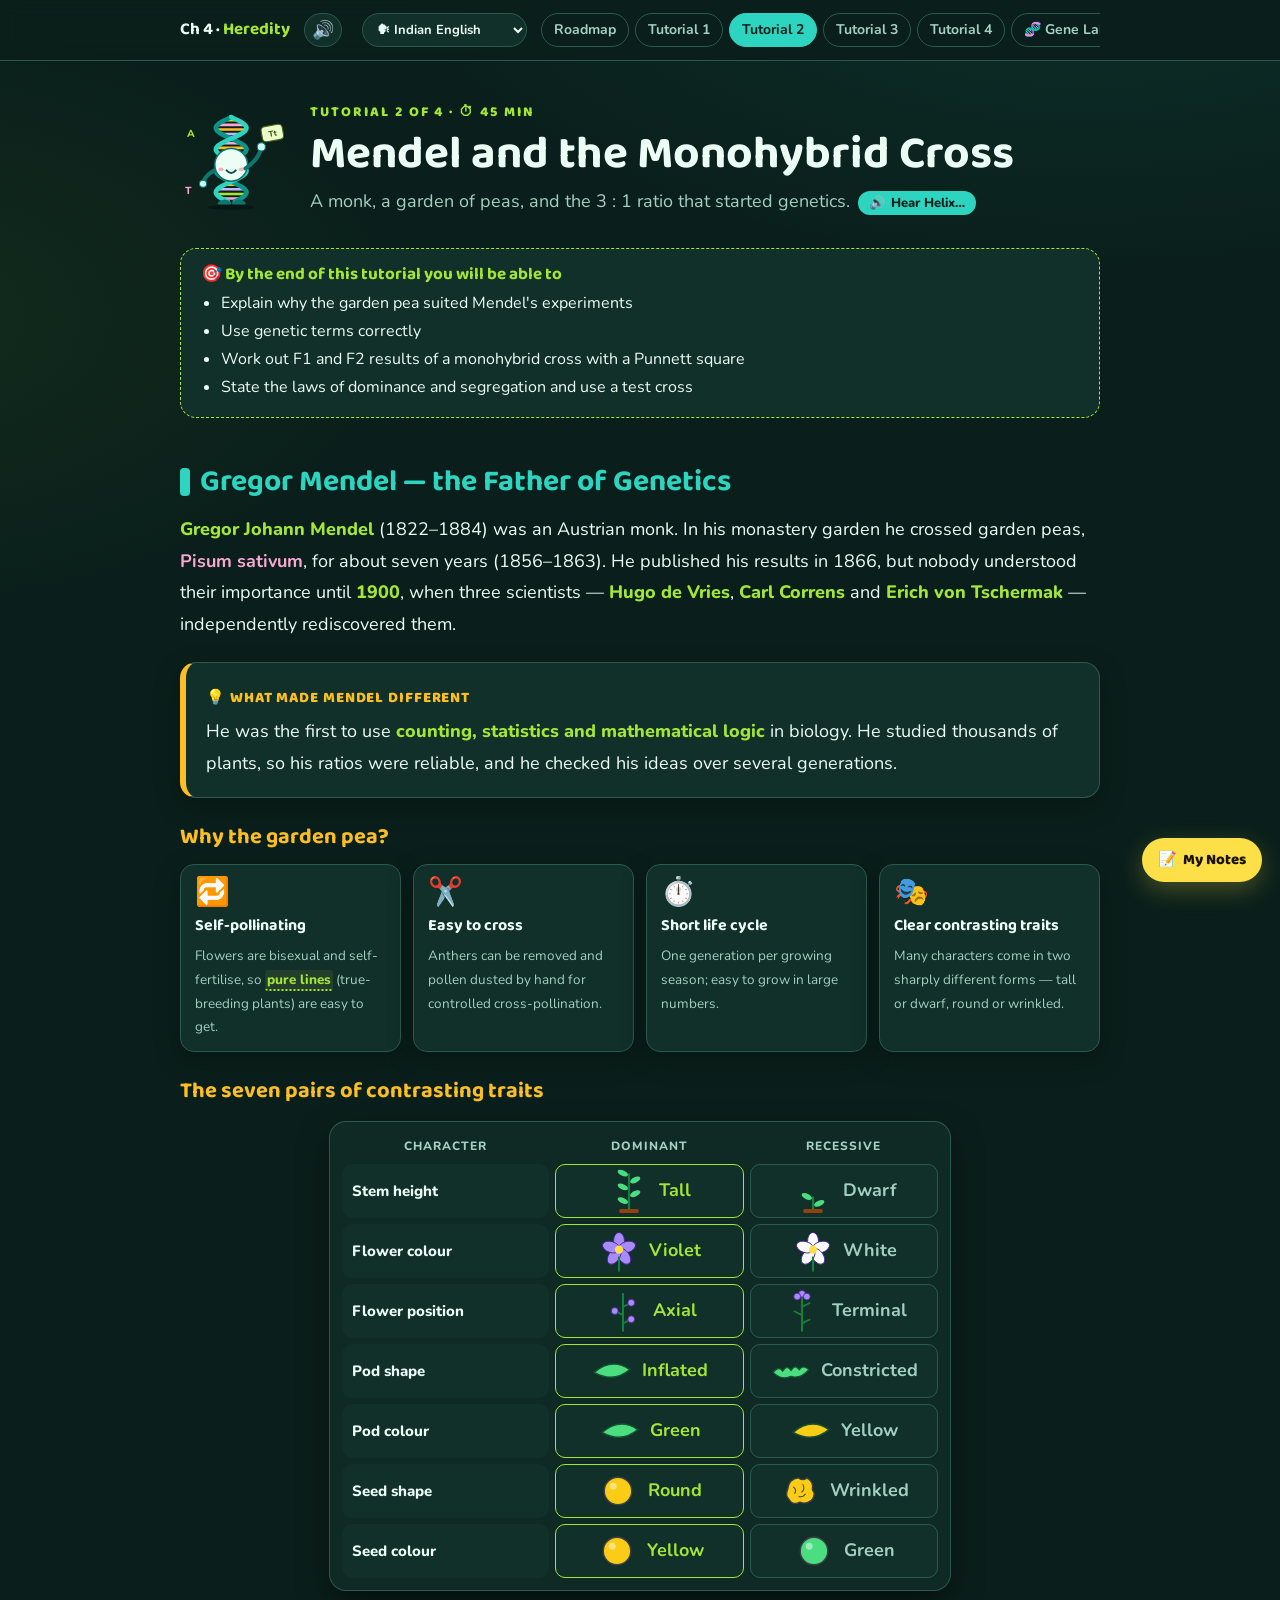
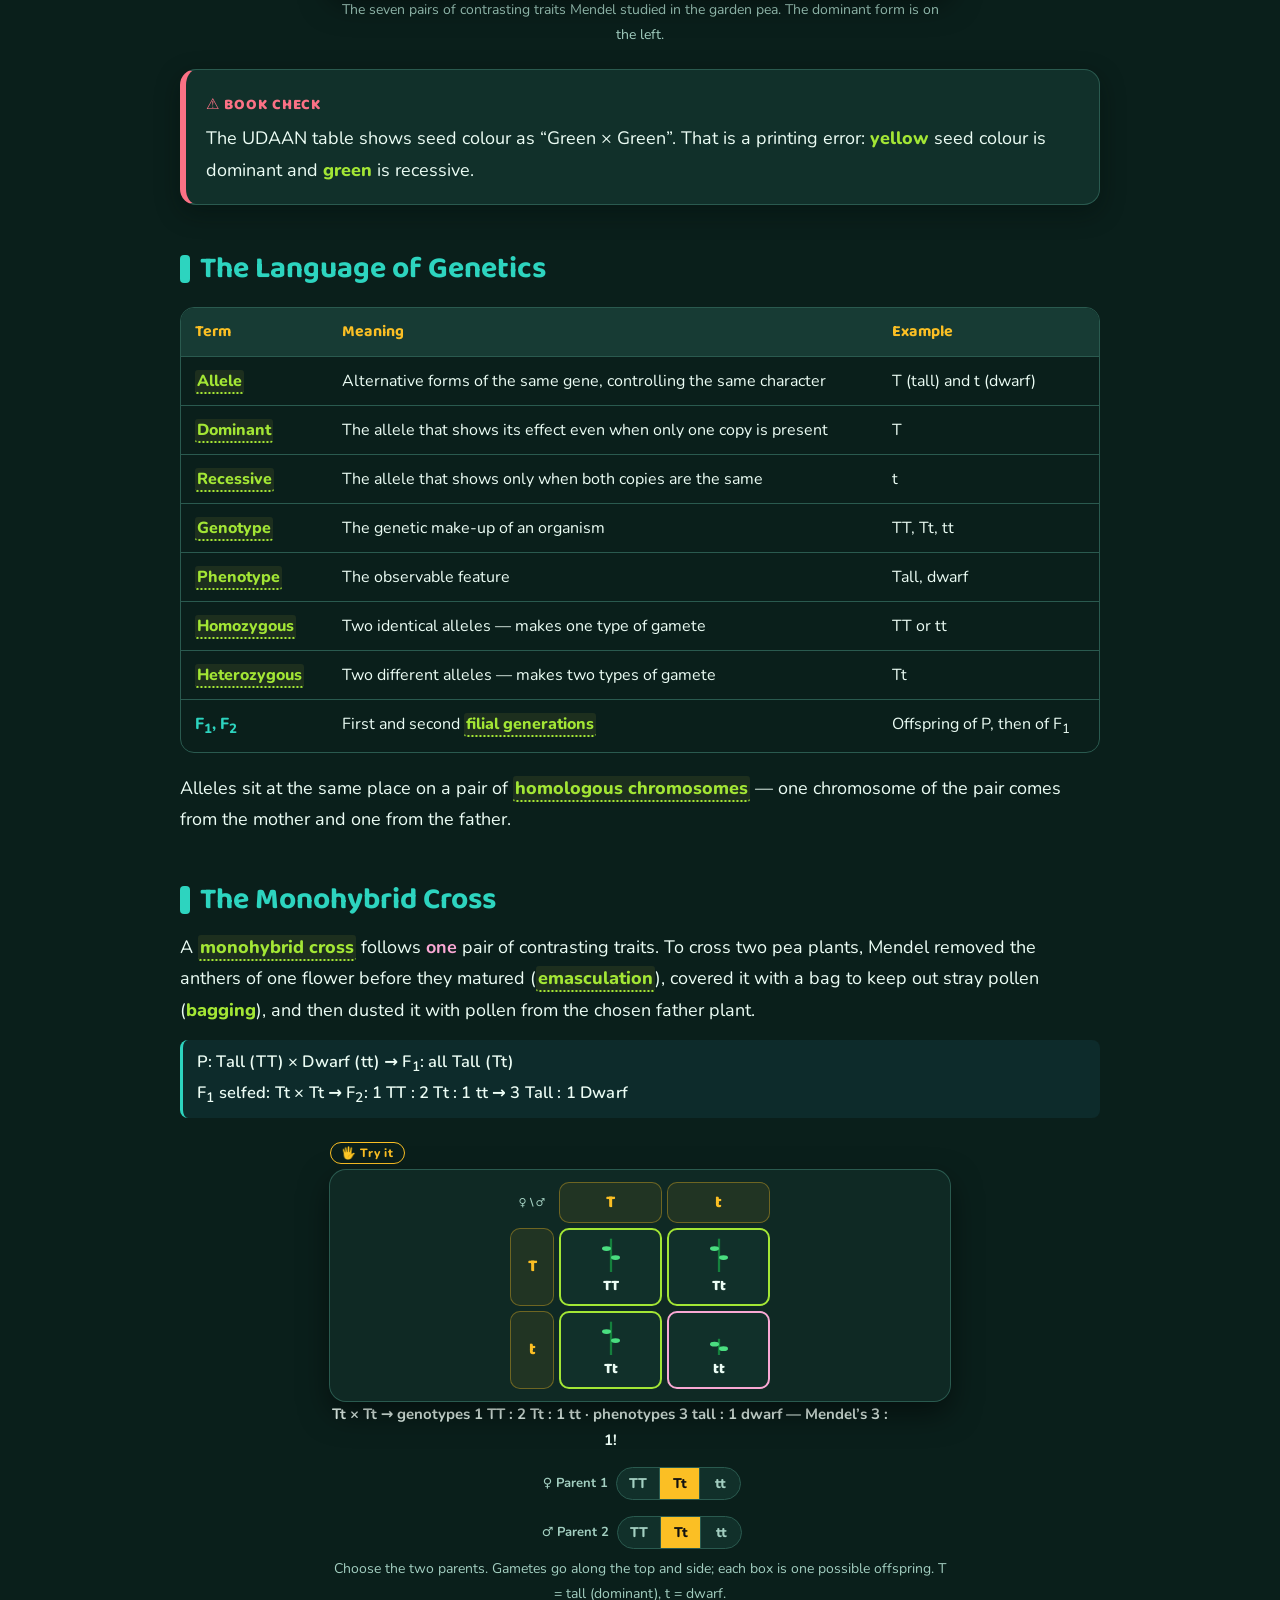
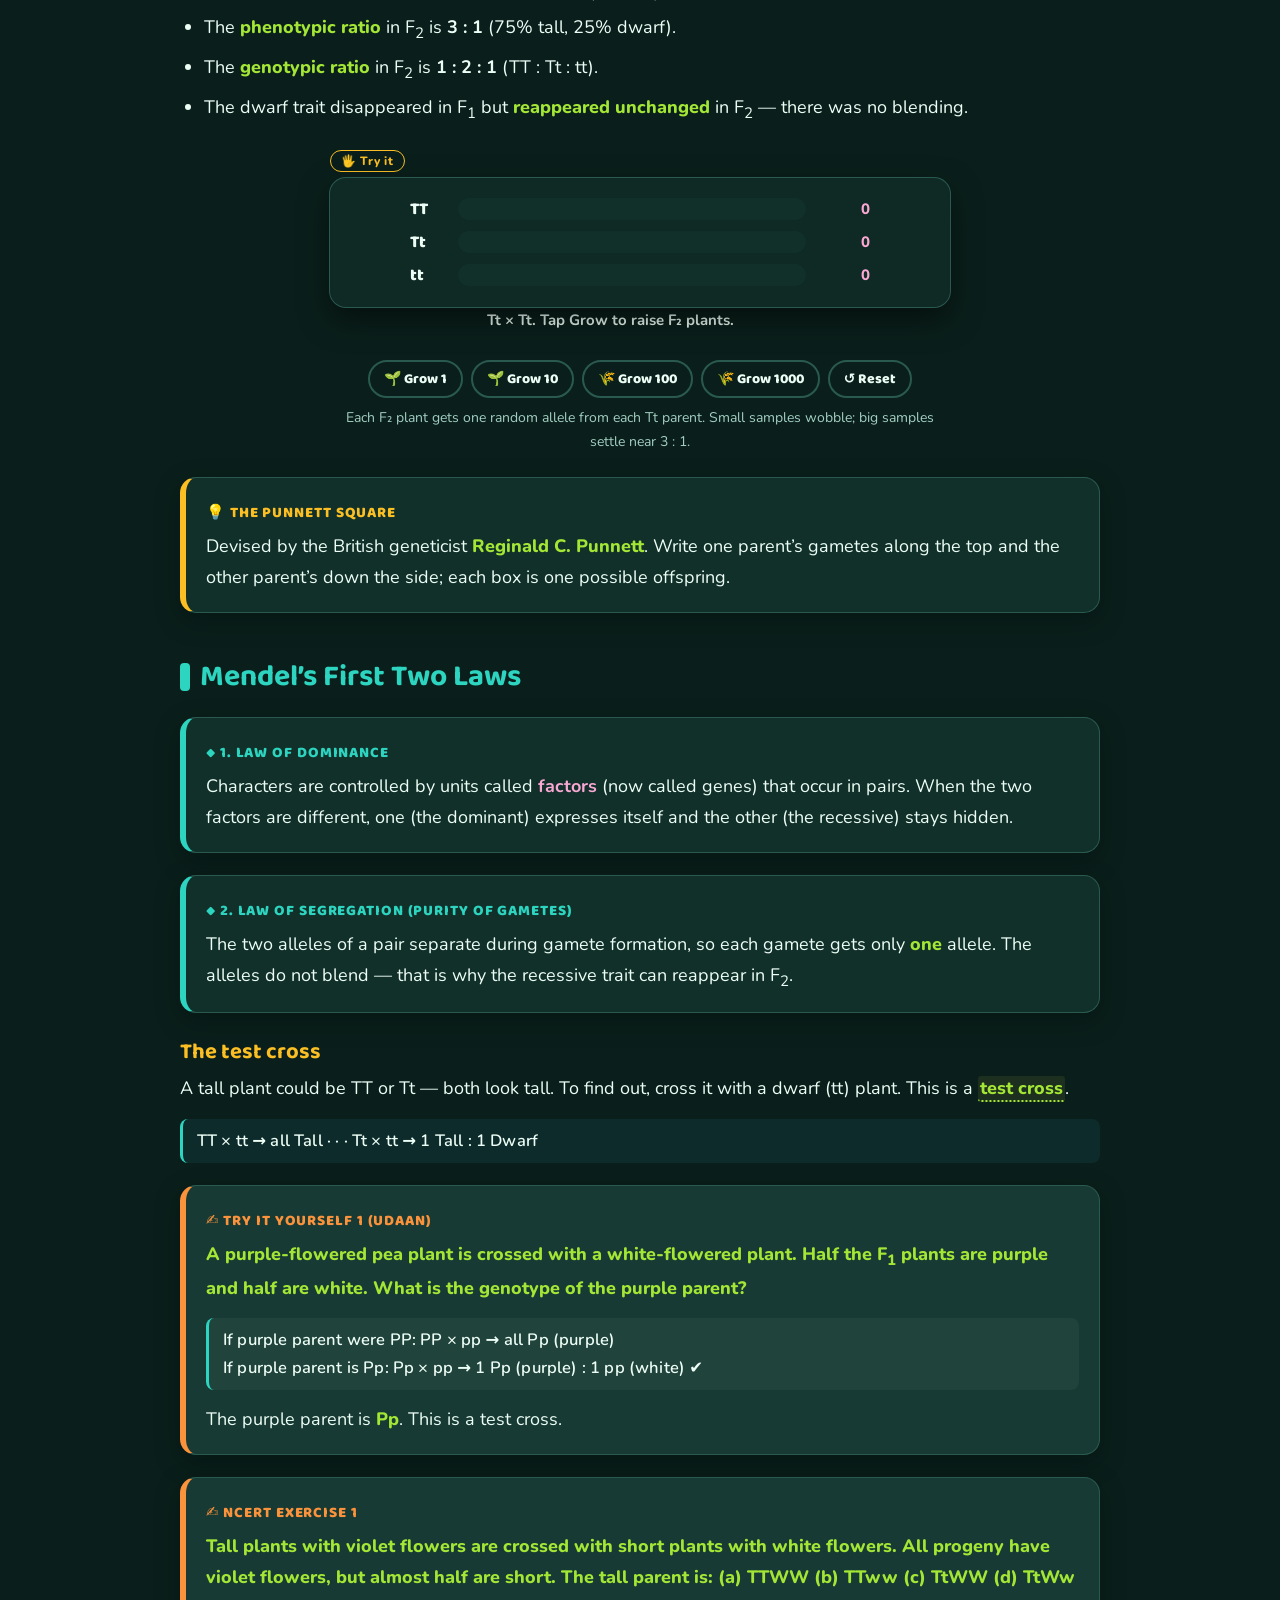
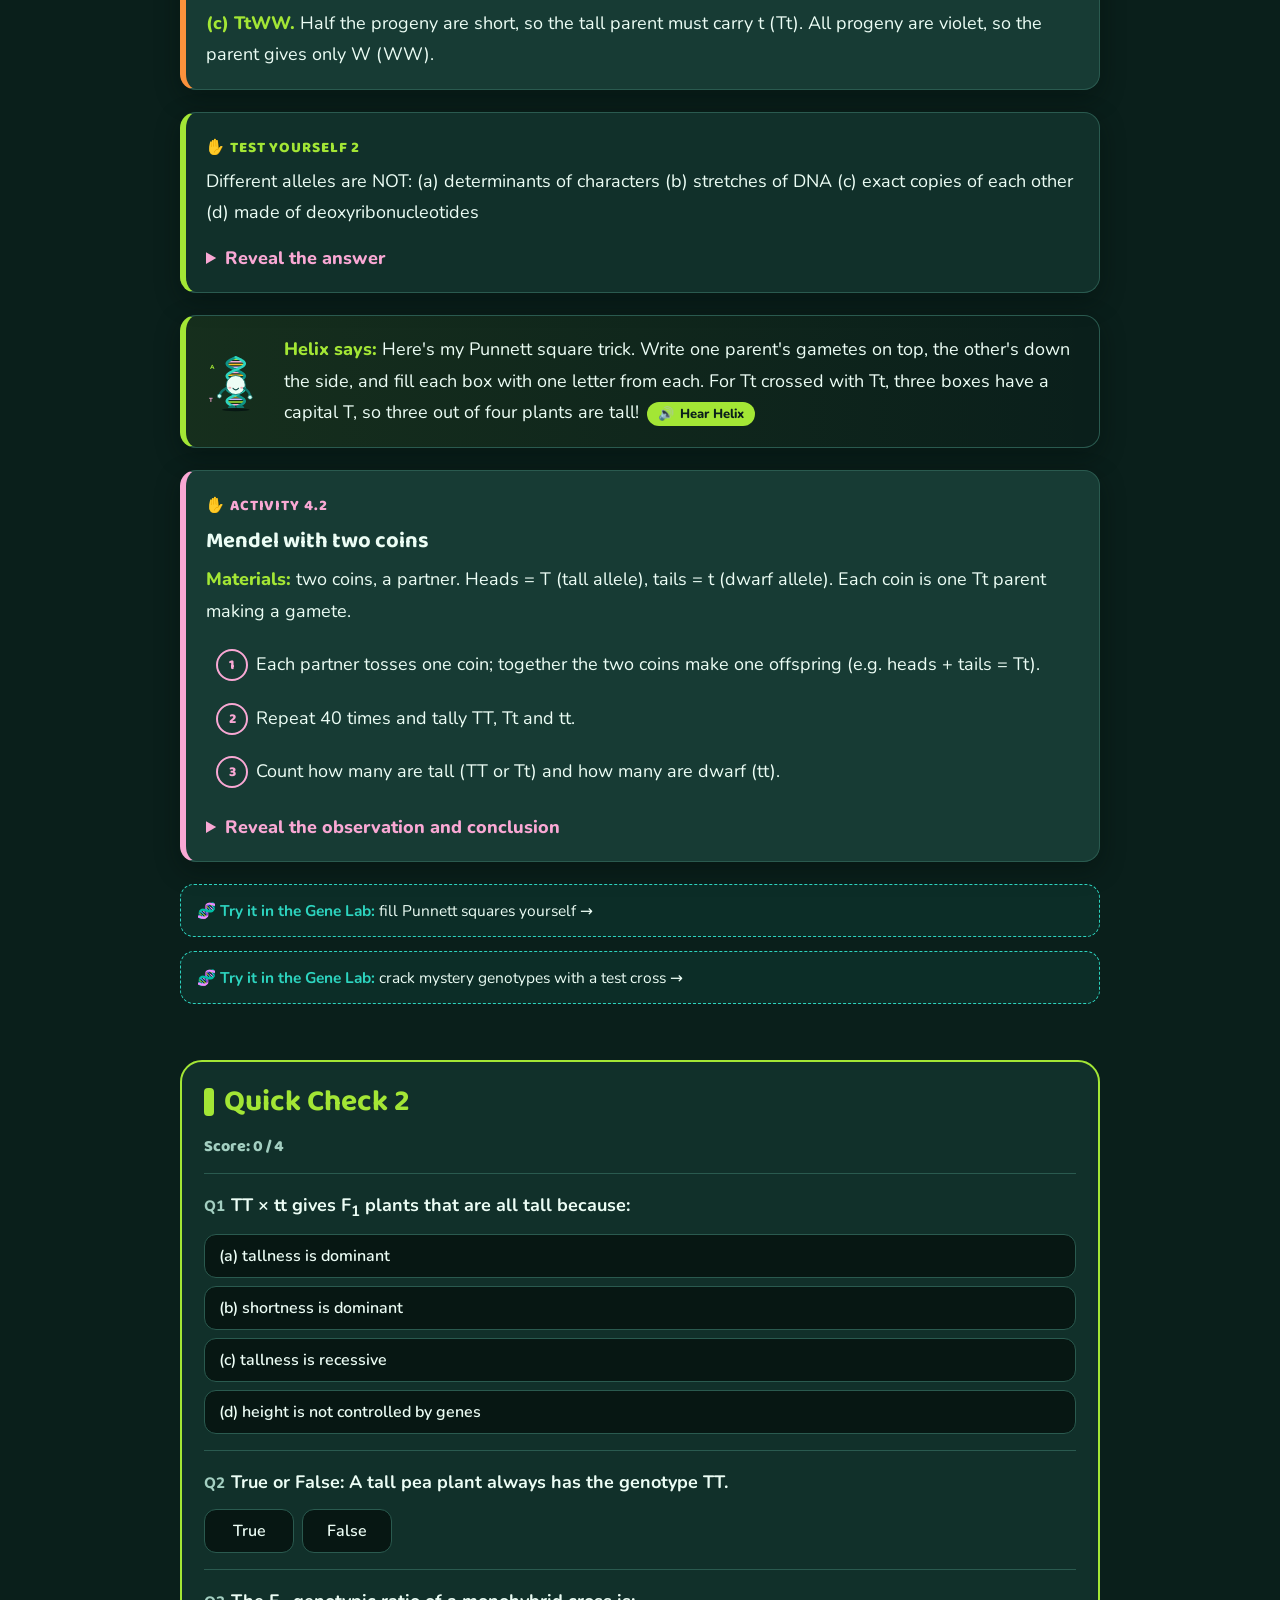
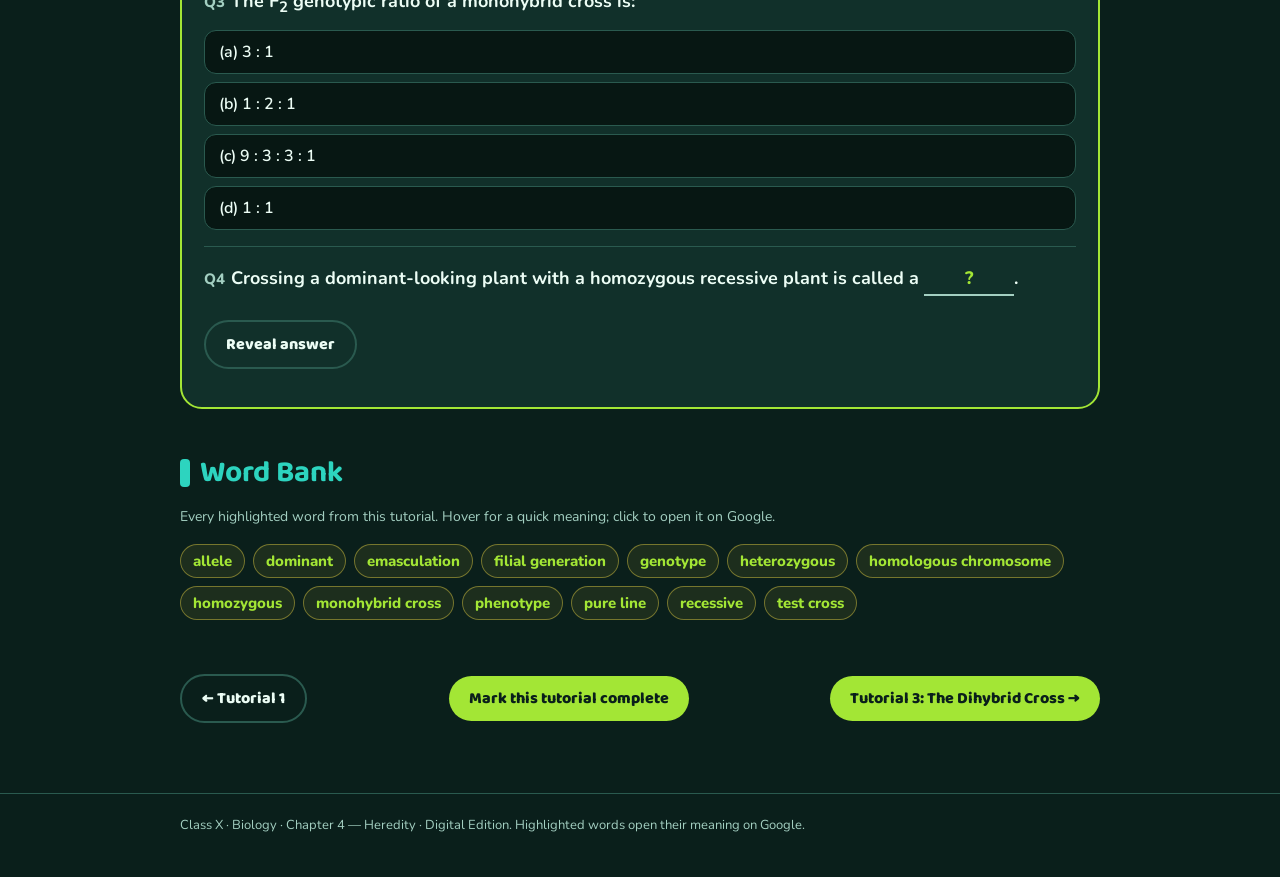
<file: tutorial-2.html>
<!doctype html>
<html lang="en"><head><meta charset="utf-8"><meta name="viewport" content="width=device-width,initial-scale=1">
<title>Tutorial 2 · Mendel and the Monohybrid Cross — Heredity</title><link rel="preconnect" href="https://fonts.googleapis.com"><link rel="preconnect" href="https://fonts.gstatic.com" crossorigin><link href="https://fonts.googleapis.com/css2?family=Baloo+2:wght@600;700;800&family=Nunito:wght@400;600;700;800&display=swap" rel="stylesheet"><link rel="stylesheet" href="css/styles.css"></head>
<body data-tut="t2" style="--c:var(--lime)">
<header class="topbar"><div class="wrap"><a class="brand" href="index.html">Ch 4 · <span>Heredity</span></a><nav class="tabs" aria-label="Chapter navigation"><a href="index.html">Roadmap</a><a href="tutorial-1.html" data-t="t1">Tutorial 1</a><a href="tutorial-2.html" data-t="t2" class="on">Tutorial 2</a><a href="tutorial-3.html" data-t="t3">Tutorial 3</a><a href="tutorial-4.html" data-t="t4">Tutorial 4</a><a href="virtual-lab.html">🧬 Gene Lab</a><a href="revise.html">🃏 Revise</a><a href="practice-hub.html">Practice Hub</a><a href="assessment.html">Assessment</a><a href="worksheet.html">📝 Worksheets</a><a href="games.html">🎮 Arcade</a></nav></div><div class="progress"></div></header>
<main class="wrap">
<section class="t-head auto-voice" data-voice="t2"><svg class="mascot" viewBox="0 0 215 200" role="img" aria-label="Helix, the DNA mascot"><g class="body">
<ellipse cx="100" cy="194" rx="46" ry="5" fill="#071713"/>
<text class="spark" x="14" y="56" font-size="20" font-weight="800" fill="#a3e635" font-family="Baloo 2, Nunito, sans-serif">A</text><text class="spark s2" x="10" y="168" font-size="20" font-weight="800" fill="#f9a8d4" font-family="Baloo 2, Nunito, sans-serif">T</text>
<line x1="113.0" y1="24" x2="87.0" y2="24" stroke="#a3e635" stroke-width="5" stroke-linecap="round"/><line x1="127.0" y1="33" x2="73.0" y2="33" stroke="#f9a8d4" stroke-width="5" stroke-linecap="round"/><line x1="129.2" y1="42" x2="70.8" y2="42" stroke="#fbbf24" stroke-width="5" stroke-linecap="round"/><line x1="118.7" y1="51" x2="81.3" y2="51" stroke="#c4b5fd" stroke-width="5" stroke-linecap="round"/><line x1="100.0" y1="60" x2="100.0" y2="60" stroke="#a3e635" stroke-width="5" stroke-linecap="round"/><line x1="81.3" y1="69" x2="118.7" y2="69" stroke="#f9a8d4" stroke-width="5" stroke-linecap="round"/><line x1="70.8" y1="78" x2="129.2" y2="78" stroke="#fbbf24" stroke-width="5" stroke-linecap="round"/><line x1="87.0" y1="150" x2="113.0" y2="150" stroke="#fbbf24" stroke-width="5" stroke-linecap="round"/><line x1="73.0" y1="159" x2="127.0" y2="159" stroke="#c4b5fd" stroke-width="5" stroke-linecap="round"/><line x1="70.8" y1="168" x2="129.2" y2="168" stroke="#a3e635" stroke-width="5" stroke-linecap="round"/><line x1="81.3" y1="177" x2="118.7" y2="177" stroke="#f9a8d4" stroke-width="5" stroke-linecap="round"/>
<path d="M100.0 18 L93.3 21 L87.0 24 L81.3 27 L76.5 30 L73.0 33 L70.8 36 L70.0 39 L70.8 42 L73.0 45 L76.5 48 L81.3 51 L87.0 54 L93.3 57 L100.0 60 L106.7 63 L113.0 66 L118.7 69 L123.5 72 L127.0 75 L129.2 78 L130.0 81 L129.2 84 L127.0 87 L123.5 90 L118.7 93 L113.0 96 L106.7 99 L100.0 102 L93.3 105 L87.0 108 L81.3 111 L76.5 114 L73.0 117 L70.8 120 L70.0 123 L70.8 126 L73.0 129 L76.5 132 L81.3 135 L87.0 138 L93.3 141 L100.0 144 L106.7 147 L113.0 150 L118.7 153 L123.5 156 L127.0 159 L129.2 162 L130.0 165 L129.2 168 L127.0 171 L123.5 174 L118.7 177 L113.0 180 L106.7 183" stroke="#0d9488" stroke-width="9" fill="none" stroke-linecap="round" stroke-linejoin="round"/>
<path d="M100.0 18 L106.7 21 L113.0 24 L118.7 27 L123.5 30 L127.0 33 L129.2 36 L130.0 39 L129.2 42 L127.0 45 L123.5 48 L118.7 51 L113.0 54 L106.7 57 L100.0 60 L93.3 63 L87.0 66 L81.3 69 L76.5 72 L73.0 75 L70.8 78 L70.0 81 L70.8 84 L73.0 87 L76.5 90 L81.3 93 L87.0 96 L93.3 99 L100.0 102 L106.7 105 L113.0 108 L118.7 111 L123.5 114 L127.0 117 L129.2 120 L130.0 123 L129.2 126 L127.0 129 L123.5 132 L118.7 135 L113.0 138 L106.7 141 L100.0 144 L93.3 147 L87.0 150 L81.3 153 L76.5 156 L73.0 159 L70.8 162 L70.0 165 L70.8 168 L73.0 171 L76.5 174 L81.3 177 L87.0 180 L93.3 183" stroke="#2dd4bf" stroke-width="9" fill="none" stroke-linecap="round" stroke-linejoin="round"/>
<path d="M72 120 Q52 128 46 144" stroke="#0f766e" stroke-width="8" stroke-linecap="round" fill="none"/><circle cx="45" cy="148" r="7" fill="#ccfbf1" stroke="#0f766e" stroke-width="2"/>
<path d="M76 186 q12 -9 22 0 Z M104 186 q12 -9 22 0 Z" fill="#0f766e" stroke="#0f766e" stroke-width="5" stroke-linejoin="round"/>
<circle cx="100" cy="111" r="32" fill="#ecfdf5" stroke="#0f766e" stroke-width="3"/>
<ellipse cx="88" cy="104" rx="7.5" ry="9" fill="#fff"/><ellipse cx="112" cy="104" rx="7.5" ry="9" fill="#fff"/>
<circle cx="89" cy="106" r="5" fill="#134e4a"/><circle cx="111" cy="106" r="5" fill="#134e4a"/><circle cx="91" cy="104" r="1.8" fill="#fff"/><circle cx="113" cy="104" r="1.8" fill="#fff"/>
<ellipse class="lid" cx="88" cy="104" rx="8.5" ry="10" fill="#ecfdf5"/><ellipse class="lid" cx="112" cy="104" rx="8.5" ry="10" fill="#ecfdf5"/>
<ellipse cx="80" cy="120" rx="5" ry="3.5" fill="#fb7185" opacity=".55"/><ellipse cx="120" cy="120" rx="5" ry="3.5" fill="#fb7185" opacity=".55"/>
<path class="mouth" d="M91 122 Q100 132 109 122" stroke="#134e4a" stroke-width="4" fill="none" stroke-linecap="round"/>
<g class="wave"><path d="M128 118 Q150 104 158 82" stroke="#0f766e" stroke-width="8" stroke-linecap="round" fill="none"/><circle cx="159" cy="76" r="8" fill="#ccfbf1" stroke="#0f766e" stroke-width="2"/><g transform="rotate(-10 180 52)"><rect x="160" y="34" width="42" height="30" rx="8" fill="#ecfccb" stroke="#3f6212" stroke-width="2.2"/><text x="181" y="55" text-anchor="middle" font-size="16" font-weight="800" fill="#3f6212" font-family="Baloo 2, Nunito, sans-serif">Tt</text></g></g></g></svg><div><div class="kicker">Tutorial 2 of 4 · ⏱ 45 min</div><h1>Mendel and the Monohybrid Cross</h1><p>A monk, a garden of peas, and the 3 : 1 ratio that started genetics.</p></div></section>
<div class="goals"><h4>🎯 By the end of this tutorial you will be able to</h4><ul><li>Explain why the garden pea suited Mendel's experiments</li><li>Use genetic terms correctly</li><li>Work out F1 and F2 results of a monohybrid cross with a Punnett square</li><li>State the laws of dominance and segregation and use a test cross</li></ul></div>
<article class="theory">
<h2>Gregor Mendel — the Father of Genetics</h2>
<p><strong>Gregor Johann Mendel</strong> (1822–1884) was an Austrian monk. In his monastery garden he crossed garden peas, <em>Pisum sativum</em>, for about seven years (1856–1863). He published his results in 1866, but nobody understood their importance until <strong>1900</strong>, when three scientists — <strong>Hugo de Vries</strong>, <strong>Carl Correns</strong> and <strong>Erich von Tschermak</strong> — independently rediscovered them.</p>
<div class="box fact"><div class="label">💡 What made Mendel different</div><p>He was the first to use <strong>counting, statistics and mathematical logic</strong> in biology. He studied thousands of plants, so his ratios were reliable, and he checked his ideas over several generations.</p></div>

<h3>Why the garden pea?</h3>
<div class="cards4">
<div class="mini"><span class="emo">🔁</span><b>Self-pollinating</b><small>Flowers are bisexual and self-fertilise, so <a class="w" href="https://www.google.com/search?q=define+pure+line" target="_blank" rel="noopener" data-word="pure line" data-def="A true-breeding plant that produces offspring exactly like itself for that trait, generation after generation.">pure lines</a> (true-breeding plants) are easy to get.</small></div>
<div class="mini"><span class="emo">✂️</span><b>Easy to cross</b><small>Anthers can be removed and pollen dusted by hand for controlled cross-pollination.</small></div>
<div class="mini"><span class="emo">⏱️</span><b>Short life cycle</b><small>One generation per growing season; easy to grow in large numbers.</small></div>
<div class="mini"><span class="emo">🎭</span><b>Clear contrasting traits</b><small>Many characters come in two sharply different forms — tall or dwarf, round or wrinkled.</small></div>
</div>

<h3>The seven pairs of contrasting traits</h3>
<figure class="anim-fig" id="anim-peatraits"><div class="anim-stage m-stage"><div class="pt-grid"><div class="pt-h">Character</div><div class="pt-h">Dominant</div><div class="pt-h">Recessive</div><div class="pt-c">Stem height</div><div class="pt-d"><svg class="pea-ic" viewBox="0 0 64 64" width="64" height="64" aria-hidden="true"><path d="M32 62 V6" stroke="#15803d" stroke-width="3"/><ellipse cx="23" cy="6" rx="8" ry="4" fill="#4ade80" transform="rotate(25 23 6)"/><ellipse cx="41" cy="16" rx="8" ry="4" fill="#4ade80" transform="rotate(-25 41 16)"/><ellipse cx="23" cy="26" rx="8" ry="4" fill="#4ade80" transform="rotate(25 23 26)"/><ellipse cx="41" cy="36" rx="8" ry="4" fill="#4ade80" transform="rotate(-25 41 36)"/><ellipse cx="23" cy="46" rx="8" ry="4" fill="#4ade80" transform="rotate(25 23 46)"/><rect x="18" y="58" width="28" height="6" rx="2" fill="#92400e"/></svg><b>Tall</b></div><div class="pt-r"><svg class="pea-ic" viewBox="0 0 64 64" width="64" height="64" aria-hidden="true"><path d="M32 62 V40" stroke="#15803d" stroke-width="3"/><ellipse cx="23" cy="40" rx="8" ry="4" fill="#4ade80" transform="rotate(25 23 40)"/><ellipse cx="41" cy="50" rx="8" ry="4" fill="#4ade80" transform="rotate(-25 41 50)"/><rect x="18" y="58" width="28" height="6" rx="2" fill="#92400e"/></svg><b>Dwarf</b></div><div class="pt-c">Flower colour</div><div class="pt-d"><svg class="pea-ic" viewBox="0 0 64 64" width="64" height="64" aria-hidden="true"><ellipse cx="32" cy="18" rx="8" ry="13" fill="#a78bfa" stroke="#4c1d95" stroke-width="1.2" transform="rotate(0 32 30)"/><ellipse cx="32" cy="18" rx="8" ry="13" fill="#a78bfa" stroke="#4c1d95" stroke-width="1.2" transform="rotate(72 32 30)"/><ellipse cx="32" cy="18" rx="8" ry="13" fill="#a78bfa" stroke="#4c1d95" stroke-width="1.2" transform="rotate(144 32 30)"/><ellipse cx="32" cy="18" rx="8" ry="13" fill="#a78bfa" stroke="#4c1d95" stroke-width="1.2" transform="rotate(216 32 30)"/><ellipse cx="32" cy="18" rx="8" ry="13" fill="#a78bfa" stroke="#4c1d95" stroke-width="1.2" transform="rotate(288 32 30)"/><circle cx="32" cy="30" r="6" fill="#fde047"/><path d="M32 40 V62" stroke="#15803d" stroke-width="3"/></svg><b>Violet</b></div><div class="pt-r"><svg class="pea-ic" viewBox="0 0 64 64" width="64" height="64" aria-hidden="true"><ellipse cx="32" cy="18" rx="8" ry="13" fill="#f8fafc" stroke="#4c1d95" stroke-width="1.2" transform="rotate(0 32 30)"/><ellipse cx="32" cy="18" rx="8" ry="13" fill="#f8fafc" stroke="#4c1d95" stroke-width="1.2" transform="rotate(72 32 30)"/><ellipse cx="32" cy="18" rx="8" ry="13" fill="#f8fafc" stroke="#4c1d95" stroke-width="1.2" transform="rotate(144 32 30)"/><ellipse cx="32" cy="18" rx="8" ry="13" fill="#f8fafc" stroke="#4c1d95" stroke-width="1.2" transform="rotate(216 32 30)"/><ellipse cx="32" cy="18" rx="8" ry="13" fill="#f8fafc" stroke="#4c1d95" stroke-width="1.2" transform="rotate(288 32 30)"/><circle cx="32" cy="30" r="6" fill="#fde047"/><path d="M32 40 V62" stroke="#15803d" stroke-width="3"/></svg><b>White</b></div><div class="pt-c">Flower position</div><div class="pt-d"><svg class="pea-ic" viewBox="0 0 64 64" width="64" height="64" aria-hidden="true"><path d="M32 62 V6" stroke="#15803d" stroke-width="3"/><path d="M32 50 l12 -6" stroke="#15803d" stroke-width="2.5"/><path d="M32 38 l-12 -6" stroke="#15803d" stroke-width="2.5"/><path d="M32 26 l12 -6" stroke="#15803d" stroke-width="2.5"/><circle cx="44" cy="44" r="5" fill="#a78bfa" stroke="#4c1d95" stroke-width="1.2"/><circle cx="20" cy="32" r="5" fill="#a78bfa" stroke="#4c1d95" stroke-width="1.2"/><circle cx="44" cy="20" r="5" fill="#a78bfa" stroke="#4c1d95" stroke-width="1.2"/></svg><b>Axial</b></div><div class="pt-r"><svg class="pea-ic" viewBox="0 0 64 64" width="64" height="64" aria-hidden="true"><path d="M32 62 V6" stroke="#15803d" stroke-width="3"/><path d="M32 50 l12 -6" stroke="#15803d" stroke-width="2.5"/><path d="M32 38 l-12 -6" stroke="#15803d" stroke-width="2.5"/><path d="M32 26 l12 -6" stroke="#15803d" stroke-width="2.5"/><circle cx="32" cy="7" r="5" fill="#a78bfa" stroke="#4c1d95" stroke-width="1.2"/><circle cx="25" cy="11" r="5" fill="#a78bfa" stroke="#4c1d95" stroke-width="1.2"/><circle cx="39" cy="11" r="5" fill="#a78bfa" stroke="#4c1d95" stroke-width="1.2"/></svg><b>Terminal</b></div><div class="pt-c">Pod shape</div><div class="pt-d"><svg class="pea-ic" viewBox="0 0 64 64" width="64" height="64" aria-hidden="true"><path d="M6 34 Q32 12 58 30 Q34 50 6 34 Z" fill="#4ade80" stroke="#14532d" stroke-width="2"/></svg><b>Inflated</b></div><div class="pt-r"><svg class="pea-ic" viewBox="0 0 64 64" width="64" height="64" aria-hidden="true"><path d="M6 34 Q14 24 20 32 Q26 22 32 31 Q38 21 44 30 Q50 22 58 30 Q46 44 32 40 Q18 46 6 34 Z" fill="#4ade80" stroke="#14532d" stroke-width="2"/></svg><b>Constricted</b></div><div class="pt-c">Pod colour</div><div class="pt-d"><svg class="pea-ic" viewBox="0 0 64 64" width="64" height="64" aria-hidden="true"><path d="M6 34 Q32 12 58 30 Q34 50 6 34 Z" fill="#4ade80" stroke="#14532d" stroke-width="2"/></svg><b>Green</b></div><div class="pt-r"><svg class="pea-ic" viewBox="0 0 64 64" width="64" height="64" aria-hidden="true"><path d="M6 34 Q32 12 58 30 Q34 50 6 34 Z" fill="#facc15" stroke="#14532d" stroke-width="2"/></svg><b>Yellow</b></div><div class="pt-c">Seed shape</div><div class="pt-d"><svg class="pea-ic" viewBox="0 0 64 64" width="64" height="64" aria-hidden="true"><circle cx="32" cy="32" r="20" fill="#facc15" stroke="#3f3f46" stroke-width="2"/><circle cx="25" cy="25" r="5" fill="#fff" opacity=".45"/></svg><b>Round</b></div><div class="pt-r"><svg class="pea-ic" viewBox="0 0 64 64" width="64" height="64" aria-hidden="true"><path d="M14 30 Q16 14 30 13 Q36 18 42 13 Q52 18 50 30 Q56 38 48 46 Q40 52 32 48 Q22 54 16 44 Q10 38 14 30 Z" fill="#facc15" stroke="#3f3f46" stroke-width="2"/><path d="M22 26 q6 4 2 10 M36 22 q4 8 -2 12 M40 36 q-4 6 -10 4" stroke="#3f3f46" stroke-width="1.5" fill="none"/></svg><b>Wrinkled</b></div><div class="pt-c">Seed colour</div><div class="pt-d"><svg class="pea-ic" viewBox="0 0 64 64" width="64" height="64" aria-hidden="true"><circle cx="32" cy="32" r="20" fill="#facc15" stroke="#3f3f46" stroke-width="2"/><circle cx="25" cy="25" r="5" fill="#fff" opacity=".45"/></svg><b>Yellow</b></div><div class="pt-r"><svg class="pea-ic" viewBox="0 0 64 64" width="64" height="64" aria-hidden="true"><circle cx="32" cy="32" r="20" fill="#4ade80" stroke="#3f3f46" stroke-width="2"/><circle cx="25" cy="25" r="5" fill="#fff" opacity=".45"/></svg><b>Green</b></div></div></div><figcaption>The seven pairs of contrasting traits Mendel studied in the garden pea. The dominant form is on the left.</figcaption></figure>
<div class="box warn"><div class="label">⚠ Book check</div><p>The UDAAN table shows seed colour as “Green × Green”. That is a printing error: <strong>yellow</strong> seed colour is dominant and <strong>green</strong> is recessive.</p></div>

<h2>The Language of Genetics</h2>
<div class="tbl"><table>
<tr><th>Term</th><th>Meaning</th><th>Example</th></tr>
<tr><td><a class="w" href="https://www.google.com/search?q=define+allele" target="_blank" rel="noopener" data-word="allele" data-def="One of the alternative forms of a gene, such as T (tall) and t (dwarf).">Allele</a></td><td>Alternative forms of the same gene, controlling the same character</td><td>T (tall) and t (dwarf)</td></tr>
<tr><td><a class="w" href="https://www.google.com/search?q=define+dominant" target="_blank" rel="noopener" data-word="dominant" data-def="An allele that shows its effect even when only one copy is present.">Dominant</a></td><td>The allele that shows its effect even when only one copy is present</td><td>T</td></tr>
<tr><td><a class="w" href="https://www.google.com/search?q=define+recessive" target="_blank" rel="noopener" data-word="recessive" data-def="An allele that shows its effect only when two copies are present.">Recessive</a></td><td>The allele that shows only when both copies are the same</td><td>t</td></tr>
<tr><td><a class="w" href="https://www.google.com/search?q=define+genotype" target="_blank" rel="noopener" data-word="genotype" data-def="The genetic make-up of an organism, written as letters such as TT, Tt or tt.">Genotype</a></td><td>The genetic make-up of an organism</td><td>TT, Tt, tt</td></tr>
<tr><td><a class="w" href="https://www.google.com/search?q=define+phenotype" target="_blank" rel="noopener" data-word="phenotype" data-def="The observable feature of an organism, such as tall or dwarf.">Phenotype</a></td><td>The observable feature</td><td>Tall, dwarf</td></tr>
<tr><td><a class="w" href="https://www.google.com/search?q=define+homozygous" target="_blank" rel="noopener" data-word="homozygous" data-def="Having two identical alleles of a gene, such as TT or tt.">Homozygous</a></td><td>Two identical alleles — makes one type of gamete</td><td>TT or tt</td></tr>
<tr><td><a class="w" href="https://www.google.com/search?q=define+heterozygous" target="_blank" rel="noopener" data-word="heterozygous" data-def="Having two different alleles of a gene, such as Tt.">Heterozygous</a></td><td>Two different alleles — makes two types of gamete</td><td>Tt</td></tr>
<tr><td>F<sub>1</sub>, F<sub>2</sub></td><td>First and second <a class="w" href="https://www.google.com/search?q=define+filial+generation" target="_blank" rel="noopener" data-word="filial generation" data-def="A generation of offspring in a cross: F1 is the first, F2 the second.">filial generations</a></td><td>Offspring of P, then of F<sub>1</sub></td></tr>
</table></div>
<p>Alleles sit at the same place on a pair of <strong><a class="w" href="https://www.google.com/search?q=define+homologous+chromosome" target="_blank" rel="noopener" data-word="homologous chromosome" data-def="One of a matching pair of chromosomes, one from each parent, carrying genes for the same characters.">homologous chromosomes</a></strong> — one chromosome of the pair comes from the mother and one from the father.</p>

<h2>The Monohybrid Cross</h2>
<p>A <strong><a class="w" href="https://www.google.com/search?q=define+monohybrid+cross" target="_blank" rel="noopener" data-word="monohybrid cross" data-def="A cross that follows the inheritance of one pair of contrasting traits.">monohybrid cross</a></strong> follows <em>one</em> pair of contrasting traits. To cross two pea plants, Mendel removed the anthers of one flower before they matured (<strong><a class="w" href="https://www.google.com/search?q=define+emasculation" target="_blank" rel="noopener" data-word="emasculation" data-def="Removing the anthers of a flower before they mature, so it cannot pollinate itself.">emasculation</a></strong>), covered it with a bag to keep out stray pollen (<strong>bagging</strong>), and then dusted it with pollen from the chosen father plant.</p>
<p class="work">P: Tall (TT) × Dwarf (tt) → F<sub>1</sub>: all Tall (Tt)<br>F<sub>1</sub> selfed: Tt × Tt → F<sub>2</sub>: 1 TT : 2 Tt : 1 tt → 3 Tall : 1 Dwarf</p>
<figure class="anim-fig sim" id="anim-punnett" data-sim="punnett"><span class="sim-badge">🖐 Try it</span><div class="anim-stage m-stage"><div class="pn"></div></div><p class="sim-read" aria-live="polite"></p><div class="anim-ctrl"><span class="ctl-l">♀ Parent 1</span><span class="seg" role="group"><button type="button" data-set="p1" data-val="TT">TT</button><button type="button" data-set="p1" data-val="Tt" class="on">Tt</button><button type="button" data-set="p1" data-val="tt">tt</button></span><br><span class="ctl-l">♂ Parent 2</span><span class="seg" role="group"><button type="button" data-set="p2" data-val="TT">TT</button><button type="button" data-set="p2" data-val="Tt" class="on">Tt</button><button type="button" data-set="p2" data-val="tt">tt</button></span></div><figcaption>Choose the two parents. Gametes go along the top and side; each box is one possible offspring. T = tall (dominant), t = dwarf.</figcaption></figure>
<ul>
<li>The <strong>phenotypic ratio</strong> in F<sub>2</sub> is <b>3 : 1</b> (75% tall, 25% dwarf).</li>
<li>The <strong>genotypic ratio</strong> in F<sub>2</sub> is <b>1 : 2 : 1</b> (TT : Tt : tt).</li>
<li>The dwarf trait disappeared in F<sub>1</sub> but <strong>reappeared unchanged</strong> in F<sub>2</sub> — there was no blending.</li>
</ul>
<figure class="anim-fig sim" id="anim-f2count" data-sim="f2count"><span class="sim-badge">🖐 Try it</span><div class="anim-stage m-stage"><div class="fc"></div></div><p class="sim-read" aria-live="polite"></p><div class="anim-ctrl"><button type="button" class="btn ghost fc-add">🌱 Grow 1</button><button type="button" class="btn ghost fc-add10">🌱 Grow 10</button><button type="button" class="btn ghost fc-add100">🌾 Grow 100</button><button type="button" class="btn ghost fc-add1000">🌾 Grow 1000</button><button type="button" class="btn ghost fc-reset">↺ Reset</button></div><figcaption>Each F₂ plant gets one random allele from each Tt parent. Small samples wobble; big samples settle near 3 : 1.</figcaption></figure>
<div class="box fact"><div class="label">💡 The Punnett square</div><p>Devised by the British geneticist <strong>Reginald C. Punnett</strong>. Write one parent’s gametes along the top and the other parent’s down the side; each box is one possible offspring.</p></div>

<h2>Mendel’s First Two Laws</h2>
<div class="box def"><div class="label">◆ 1. Law of Dominance</div><p>Characters are controlled by units called <em>factors</em> (now called genes) that occur in pairs. When the two factors are different, one (the dominant) expresses itself and the other (the recessive) stays hidden.</p></div>
<div class="box def"><div class="label">◆ 2. Law of Segregation (purity of gametes)</div><p>The two alleles of a pair separate during gamete formation, so each gamete gets only <strong>one</strong> allele. The alleles do not blend — that is why the recessive trait can reappear in F<sub>2</sub>.</p></div>

<h3>The test cross</h3>
<p>A tall plant could be TT or Tt — both look tall. To find out, cross it with a dwarf (tt) plant. This is a <strong><a class="w" href="https://www.google.com/search?q=define+test+cross" target="_blank" rel="noopener" data-word="test cross" data-def="Crossing an organism with the dominant phenotype with a homozygous recessive one to find its genotype.">test cross</a></strong>.</p>
<p class="work">TT × tt → all Tall · · · Tt × tt → 1 Tall : 1 Dwarf</p>
<div class="box example"><div class="label">✍ Try it Yourself 1 (UDAAN)</div>
<p><strong>A purple-flowered pea plant is crossed with a white-flowered plant. Half the F<sub>1</sub> plants are purple and half are white. What is the genotype of the purple parent?</strong></p>
<p class="work">If purple parent were PP: PP × pp → all Pp (purple)<br>If purple parent is Pp: Pp × pp → 1 Pp (purple) : 1 pp (white) ✔</p>
<p>The purple parent is <strong>Pp</strong>. This is a test cross.</p></div>
<div class="box example"><div class="label">✍ NCERT Exercise 1</div>
<p><strong>Tall plants with violet flowers are crossed with short plants with white flowers. All progeny have violet flowers, but almost half are short. The tall parent is: (a) TTWW (b) TTww (c) TtWW (d) TtWw</strong></p>
<p><strong>(c) TtWW.</strong> Half the progeny are short, so the tall parent must carry t (Tt). All progeny are violet, so the parent gives only W (WW).</p></div>
<div class="box tryit"><div class="label">✋ Test yourself 2</div>
<p>Different alleles are NOT: (a) determinants of characters (b) stretches of DNA (c) exact copies of each other (d) made of deoxyribonucleotides</p>
<details class="reveal"><summary>Reveal the answer</summary><p><strong>(c)</strong> — alleles are <em>different</em> forms of a gene, so they are not exact copies.</p></details></div>

<div class="box miko" data-voice="t2_tip"><svg class="mascot" viewBox="0 0 215 200" role="img" aria-label="Helix, the DNA mascot"><g class="body">
<ellipse cx="100" cy="194" rx="46" ry="5" fill="#071713"/>
<text class="spark" x="14" y="56" font-size="20" font-weight="800" fill="#a3e635" font-family="Baloo 2, Nunito, sans-serif">A</text><text class="spark s2" x="10" y="168" font-size="20" font-weight="800" fill="#f9a8d4" font-family="Baloo 2, Nunito, sans-serif">T</text>
<line x1="113.0" y1="24" x2="87.0" y2="24" stroke="#a3e635" stroke-width="5" stroke-linecap="round"/><line x1="127.0" y1="33" x2="73.0" y2="33" stroke="#f9a8d4" stroke-width="5" stroke-linecap="round"/><line x1="129.2" y1="42" x2="70.8" y2="42" stroke="#fbbf24" stroke-width="5" stroke-linecap="round"/><line x1="118.7" y1="51" x2="81.3" y2="51" stroke="#c4b5fd" stroke-width="5" stroke-linecap="round"/><line x1="100.0" y1="60" x2="100.0" y2="60" stroke="#a3e635" stroke-width="5" stroke-linecap="round"/><line x1="81.3" y1="69" x2="118.7" y2="69" stroke="#f9a8d4" stroke-width="5" stroke-linecap="round"/><line x1="70.8" y1="78" x2="129.2" y2="78" stroke="#fbbf24" stroke-width="5" stroke-linecap="round"/><line x1="87.0" y1="150" x2="113.0" y2="150" stroke="#fbbf24" stroke-width="5" stroke-linecap="round"/><line x1="73.0" y1="159" x2="127.0" y2="159" stroke="#c4b5fd" stroke-width="5" stroke-linecap="round"/><line x1="70.8" y1="168" x2="129.2" y2="168" stroke="#a3e635" stroke-width="5" stroke-linecap="round"/><line x1="81.3" y1="177" x2="118.7" y2="177" stroke="#f9a8d4" stroke-width="5" stroke-linecap="round"/>
<path d="M100.0 18 L93.3 21 L87.0 24 L81.3 27 L76.5 30 L73.0 33 L70.8 36 L70.0 39 L70.8 42 L73.0 45 L76.5 48 L81.3 51 L87.0 54 L93.3 57 L100.0 60 L106.7 63 L113.0 66 L118.7 69 L123.5 72 L127.0 75 L129.2 78 L130.0 81 L129.2 84 L127.0 87 L123.5 90 L118.7 93 L113.0 96 L106.7 99 L100.0 102 L93.3 105 L87.0 108 L81.3 111 L76.5 114 L73.0 117 L70.8 120 L70.0 123 L70.8 126 L73.0 129 L76.5 132 L81.3 135 L87.0 138 L93.3 141 L100.0 144 L106.7 147 L113.0 150 L118.7 153 L123.5 156 L127.0 159 L129.2 162 L130.0 165 L129.2 168 L127.0 171 L123.5 174 L118.7 177 L113.0 180 L106.7 183" stroke="#0d9488" stroke-width="9" fill="none" stroke-linecap="round" stroke-linejoin="round"/>
<path d="M100.0 18 L106.7 21 L113.0 24 L118.7 27 L123.5 30 L127.0 33 L129.2 36 L130.0 39 L129.2 42 L127.0 45 L123.5 48 L118.7 51 L113.0 54 L106.7 57 L100.0 60 L93.3 63 L87.0 66 L81.3 69 L76.5 72 L73.0 75 L70.8 78 L70.0 81 L70.8 84 L73.0 87 L76.5 90 L81.3 93 L87.0 96 L93.3 99 L100.0 102 L106.7 105 L113.0 108 L118.7 111 L123.5 114 L127.0 117 L129.2 120 L130.0 123 L129.2 126 L127.0 129 L123.5 132 L118.7 135 L113.0 138 L106.7 141 L100.0 144 L93.3 147 L87.0 150 L81.3 153 L76.5 156 L73.0 159 L70.8 162 L70.0 165 L70.8 168 L73.0 171 L76.5 174 L81.3 177 L87.0 180 L93.3 183" stroke="#2dd4bf" stroke-width="9" fill="none" stroke-linecap="round" stroke-linejoin="round"/>
<path d="M72 120 Q52 128 46 144" stroke="#0f766e" stroke-width="8" stroke-linecap="round" fill="none"/><circle cx="45" cy="148" r="7" fill="#ccfbf1" stroke="#0f766e" stroke-width="2"/>
<path d="M76 186 q12 -9 22 0 Z M104 186 q12 -9 22 0 Z" fill="#0f766e" stroke="#0f766e" stroke-width="5" stroke-linejoin="round"/>
<circle cx="100" cy="111" r="32" fill="#ecfdf5" stroke="#0f766e" stroke-width="3"/>
<ellipse cx="88" cy="104" rx="7.5" ry="9" fill="#fff"/><ellipse cx="112" cy="104" rx="7.5" ry="9" fill="#fff"/>
<circle cx="89" cy="106" r="5" fill="#134e4a"/><circle cx="111" cy="106" r="5" fill="#134e4a"/><circle cx="91" cy="104" r="1.8" fill="#fff"/><circle cx="113" cy="104" r="1.8" fill="#fff"/>
<ellipse class="lid" cx="88" cy="104" rx="8.5" ry="10" fill="#ecfdf5"/><ellipse class="lid" cx="112" cy="104" rx="8.5" ry="10" fill="#ecfdf5"/>
<ellipse cx="80" cy="120" rx="5" ry="3.5" fill="#fb7185" opacity=".55"/><ellipse cx="120" cy="120" rx="5" ry="3.5" fill="#fb7185" opacity=".55"/>
<path class="mouth" d="M91 122 Q100 132 109 122" stroke="#134e4a" stroke-width="4" fill="none" stroke-linecap="round"/>
<path d="M128 122 Q146 132 148 148" stroke="#0f766e" stroke-width="8" stroke-linecap="round" fill="none"/><circle cx="148" cy="152" r="7" fill="#ccfbf1" stroke="#0f766e" stroke-width="2"/></g></svg><p><strong>Helix says:</strong> Here's my Punnett square trick. Write one parent's gametes on top, the other's down the side, and fill each box with one letter from each. For Tt crossed with Tt, three boxes have a capital T, so three out of four plants are tall!</p></div>

<div class="box activity"><div class="label">✋ Activity 4.2</div>
<h3>Mendel with two coins</h3>
<p><strong>Materials:</strong> two coins, a partner. Heads = T (tall allele), tails = t (dwarf allele). Each coin is one Tt parent making a gamete.</p>
<ol class="steps">
<li>Each partner tosses one coin; together the two coins make one offspring (e.g. heads + tails = Tt).</li>
<li>Repeat 40 times and tally TT, Tt and tt.</li>
<li>Count how many are tall (TT or Tt) and how many are dwarf (tt).</li>
</ol>
<details class="reveal"><summary>Reveal the observation and conclusion</summary>
<div class="obs"><div><h5>Observation</h5>The counts come out close to 10 TT : 20 Tt : 10 tt, about 30 tall : 10 dwarf — rarely exactly.</div>
<div><h5>Conclusion</h5>Each parent passes on one allele at random (segregation). Large numbers bring the result closer to 1 : 2 : 1 and 3 : 1 — that is why Mendel counted so many plants.</div></div>
</details></div>

<a class="lab-link" href="virtual-lab.html#punnett">🧬 <b>Try it in the Gene Lab:</b> fill Punnett squares yourself →</a>
<a class="lab-link" href="virtual-lab.html#testcross">🧬 <b>Try it in the Gene Lab:</b> crack mystery genotypes with a test cross →</a>
<section class="check">
<h2>Quick Check 2</h2><p class="score"></p>
<div class="q" data-ans="a"><div class="stem"><small>Q1</small>TT × tt gives F<sub>1</sub> plants that are all tall because:</div>
<div class="opts"><button data-k="a">(a) tallness is dominant</button><button data-k="b">(b) shortness is dominant</button><button data-k="c">(c) tallness is recessive</button><button data-k="d">(d) height is not controlled by genes</button></div>
<div class="why">All F<sub>1</sub> are Tt; the dominant T shows.</div></div>
<div class="q" data-ans="F"><div class="stem"><small>Q2</small>True or False: A tall pea plant always has the genotype TT.</div>
<div class="tf"><button data-k="T">True</button><button data-k="F">False</button></div><div class="why">False — Tt plants are tall too.</div></div>
<div class="q" data-ans="b"><div class="stem"><small>Q3</small>The F<sub>2</sub> genotypic ratio of a monohybrid cross is:</div>
<div class="opts"><button data-k="a">(a) 3 : 1</button><button data-k="b">(b) 1 : 2 : 1</button><button data-k="c">(c) 9 : 3 : 3 : 1</button><button data-k="d">(d) 1 : 1</button></div>
<div class="why">1 TT : 2 Tt : 1 tt.</div></div>
<div class="q fill"><div class="stem"><small>Q4</small>Crossing a dominant-looking plant with a homozygous recessive plant is called a <span class="blank" data-a="test cross">?</span>.</div>
<button class="btn ghost reveal-btn">Reveal answer</button><div class="why">Test cross.</div></div>
</section>

<h2>Word Bank</h2><p class="hint">Every highlighted word from this tutorial. Hover for a quick meaning; click to open it on Google.</p>
<div class="bank"><a class="w" href="https://www.google.com/search?q=define+allele" target="_blank" rel="noopener" data-word="allele" data-def="One of the alternative forms of a gene, such as T (tall) and t (dwarf).">allele</a> <a class="w" href="https://www.google.com/search?q=define+dominant" target="_blank" rel="noopener" data-word="dominant" data-def="An allele that shows its effect even when only one copy is present.">dominant</a> <a class="w" href="https://www.google.com/search?q=define+emasculation" target="_blank" rel="noopener" data-word="emasculation" data-def="Removing the anthers of a flower before they mature, so it cannot pollinate itself.">emasculation</a> <a class="w" href="https://www.google.com/search?q=define+filial+generation" target="_blank" rel="noopener" data-word="filial generation" data-def="A generation of offspring in a cross: F1 is the first, F2 the second.">filial generation</a> <a class="w" href="https://www.google.com/search?q=define+genotype" target="_blank" rel="noopener" data-word="genotype" data-def="The genetic make-up of an organism, written as letters such as TT, Tt or tt.">genotype</a> <a class="w" href="https://www.google.com/search?q=define+heterozygous" target="_blank" rel="noopener" data-word="heterozygous" data-def="Having two different alleles of a gene, such as Tt.">heterozygous</a> <a class="w" href="https://www.google.com/search?q=define+homologous+chromosome" target="_blank" rel="noopener" data-word="homologous chromosome" data-def="One of a matching pair of chromosomes, one from each parent, carrying genes for the same characters.">homologous chromosome</a> <a class="w" href="https://www.google.com/search?q=define+homozygous" target="_blank" rel="noopener" data-word="homozygous" data-def="Having two identical alleles of a gene, such as TT or tt.">homozygous</a> <a class="w" href="https://www.google.com/search?q=define+monohybrid+cross" target="_blank" rel="noopener" data-word="monohybrid cross" data-def="A cross that follows the inheritance of one pair of contrasting traits.">monohybrid cross</a> <a class="w" href="https://www.google.com/search?q=define+phenotype" target="_blank" rel="noopener" data-word="phenotype" data-def="The observable feature of an organism, such as tall or dwarf.">phenotype</a> <a class="w" href="https://www.google.com/search?q=define+pure+line" target="_blank" rel="noopener" data-word="pure line" data-def="A true-breeding plant that produces offspring exactly like itself for that trait, generation after generation.">pure line</a> <a class="w" href="https://www.google.com/search?q=define+recessive" target="_blank" rel="noopener" data-word="recessive" data-def="An allele that shows its effect only when two copies are present.">recessive</a> <a class="w" href="https://www.google.com/search?q=define+test+cross" target="_blank" rel="noopener" data-word="test cross" data-def="Crossing an organism with the dominant phenotype with a homozygous recessive one to find its genotype.">test cross</a></div>
</article>
<div class="endnav"><a class="btn ghost" href="tutorial-1.html">← Tutorial 1</a><button class="btn done-btn" type="button">Mark this tutorial complete</button><a class="btn" href="tutorial-3.html">Tutorial 3: The Dihybrid Cross →</a></div>
</main>
<footer><div class="wrap">Class X · Biology · Chapter 4 — Heredity · Digital Edition. Highlighted words open their meaning on Google.</div></footer>
<script src="js/miko-audio.js"></script><script src="js/chapter.js"></script><script src="js/anim4.js"></script>
</body></html>
</file>
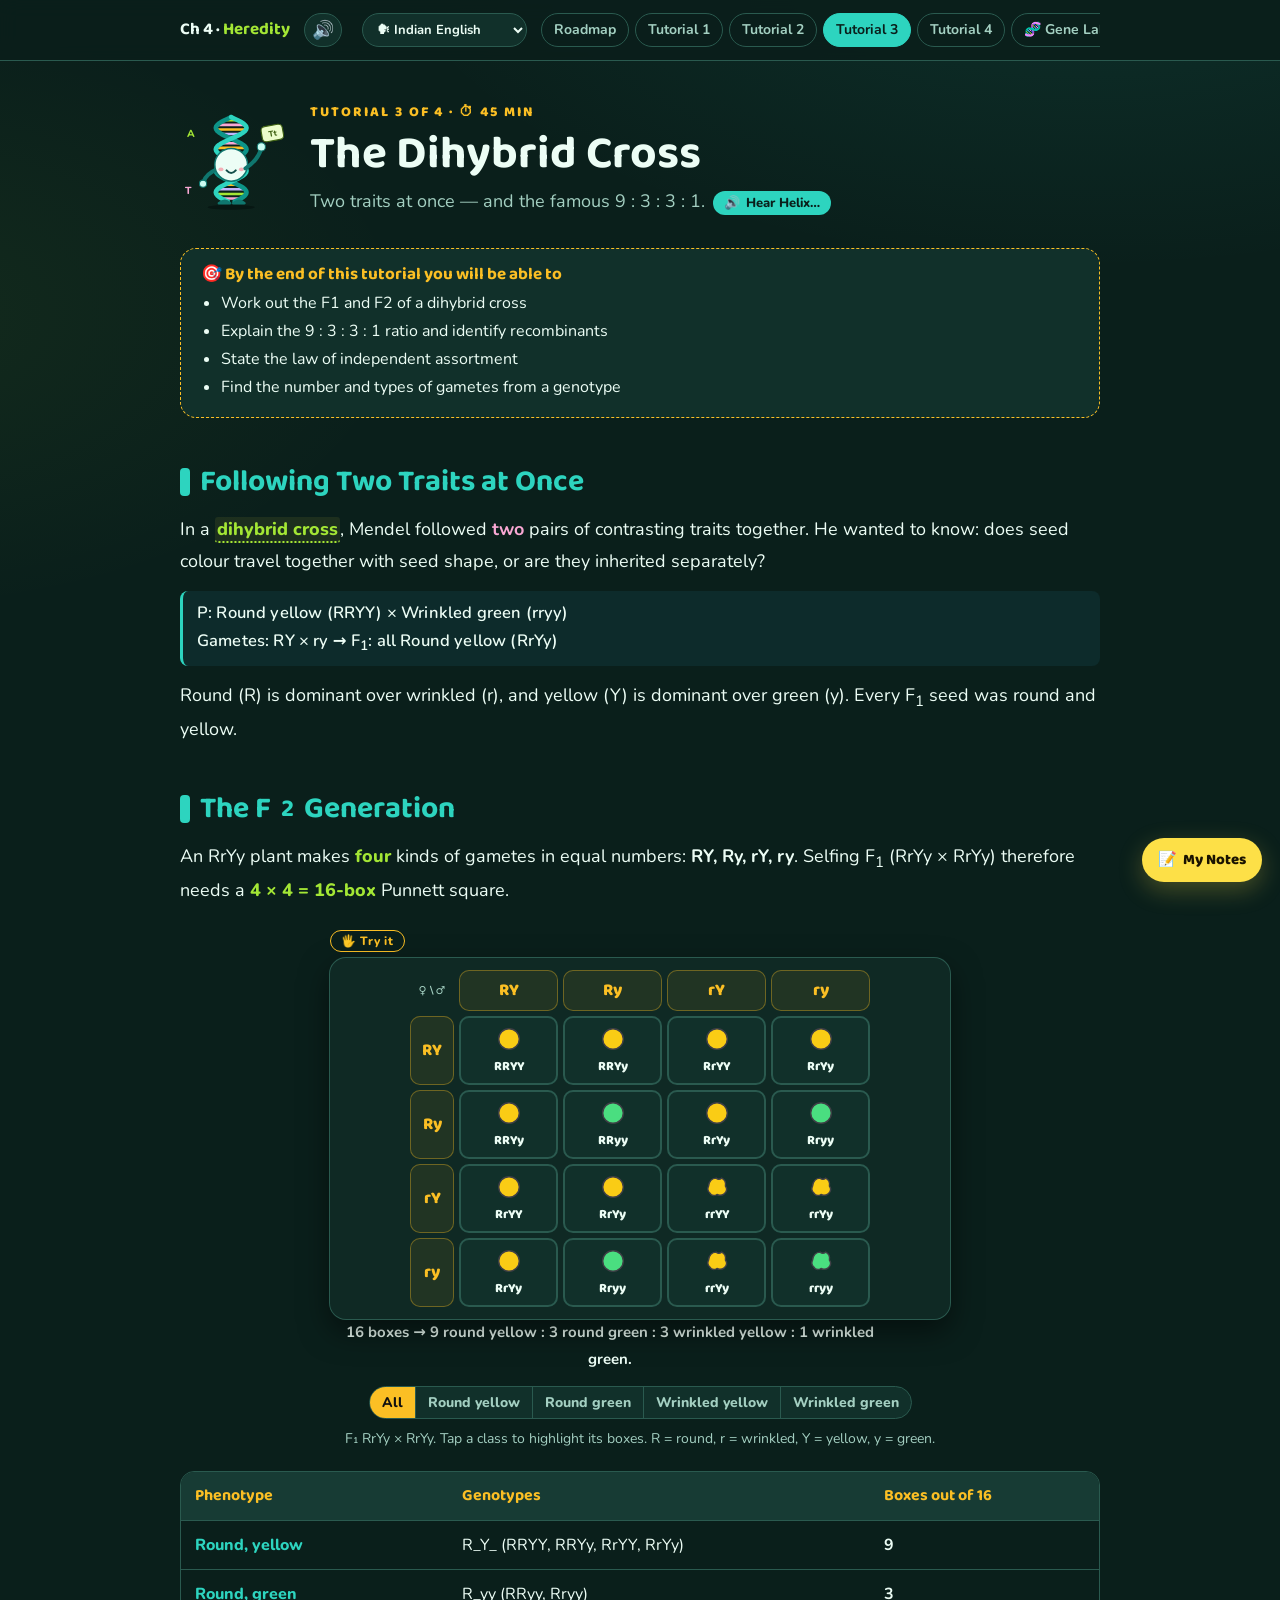
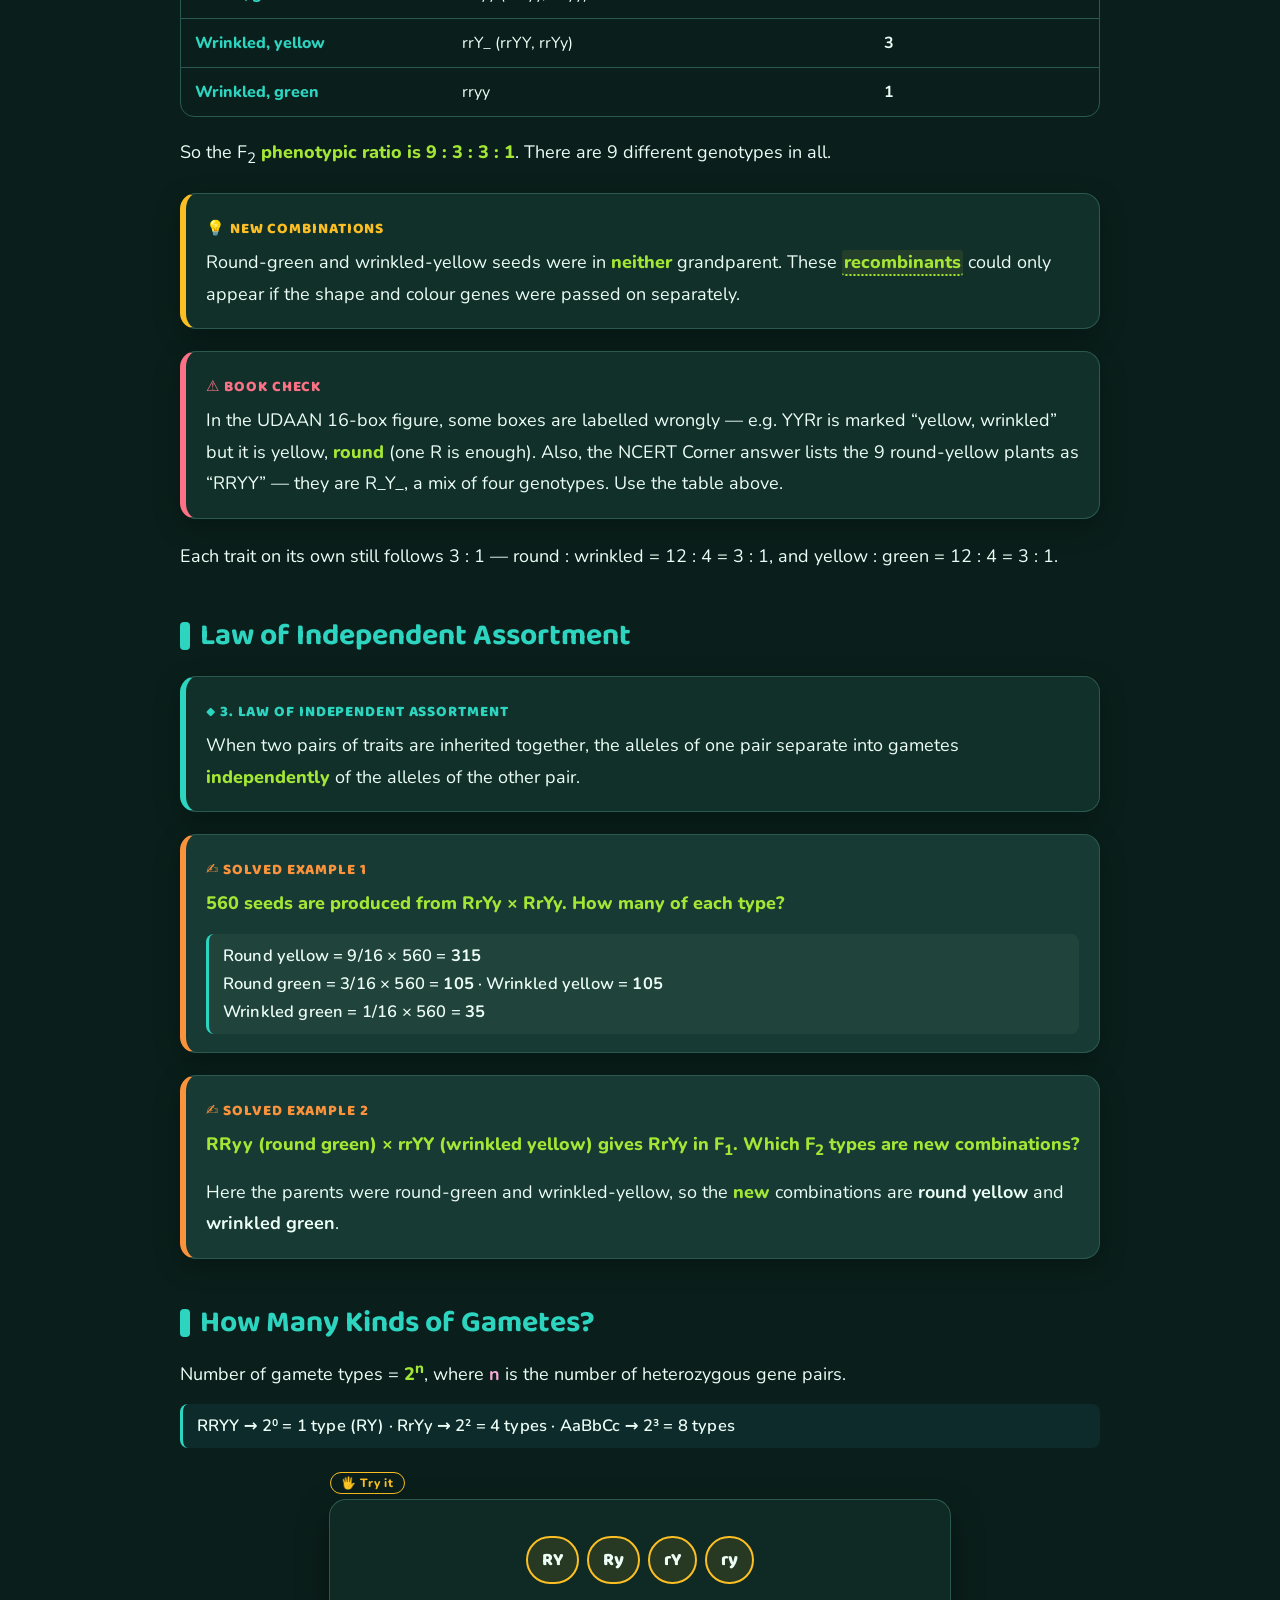
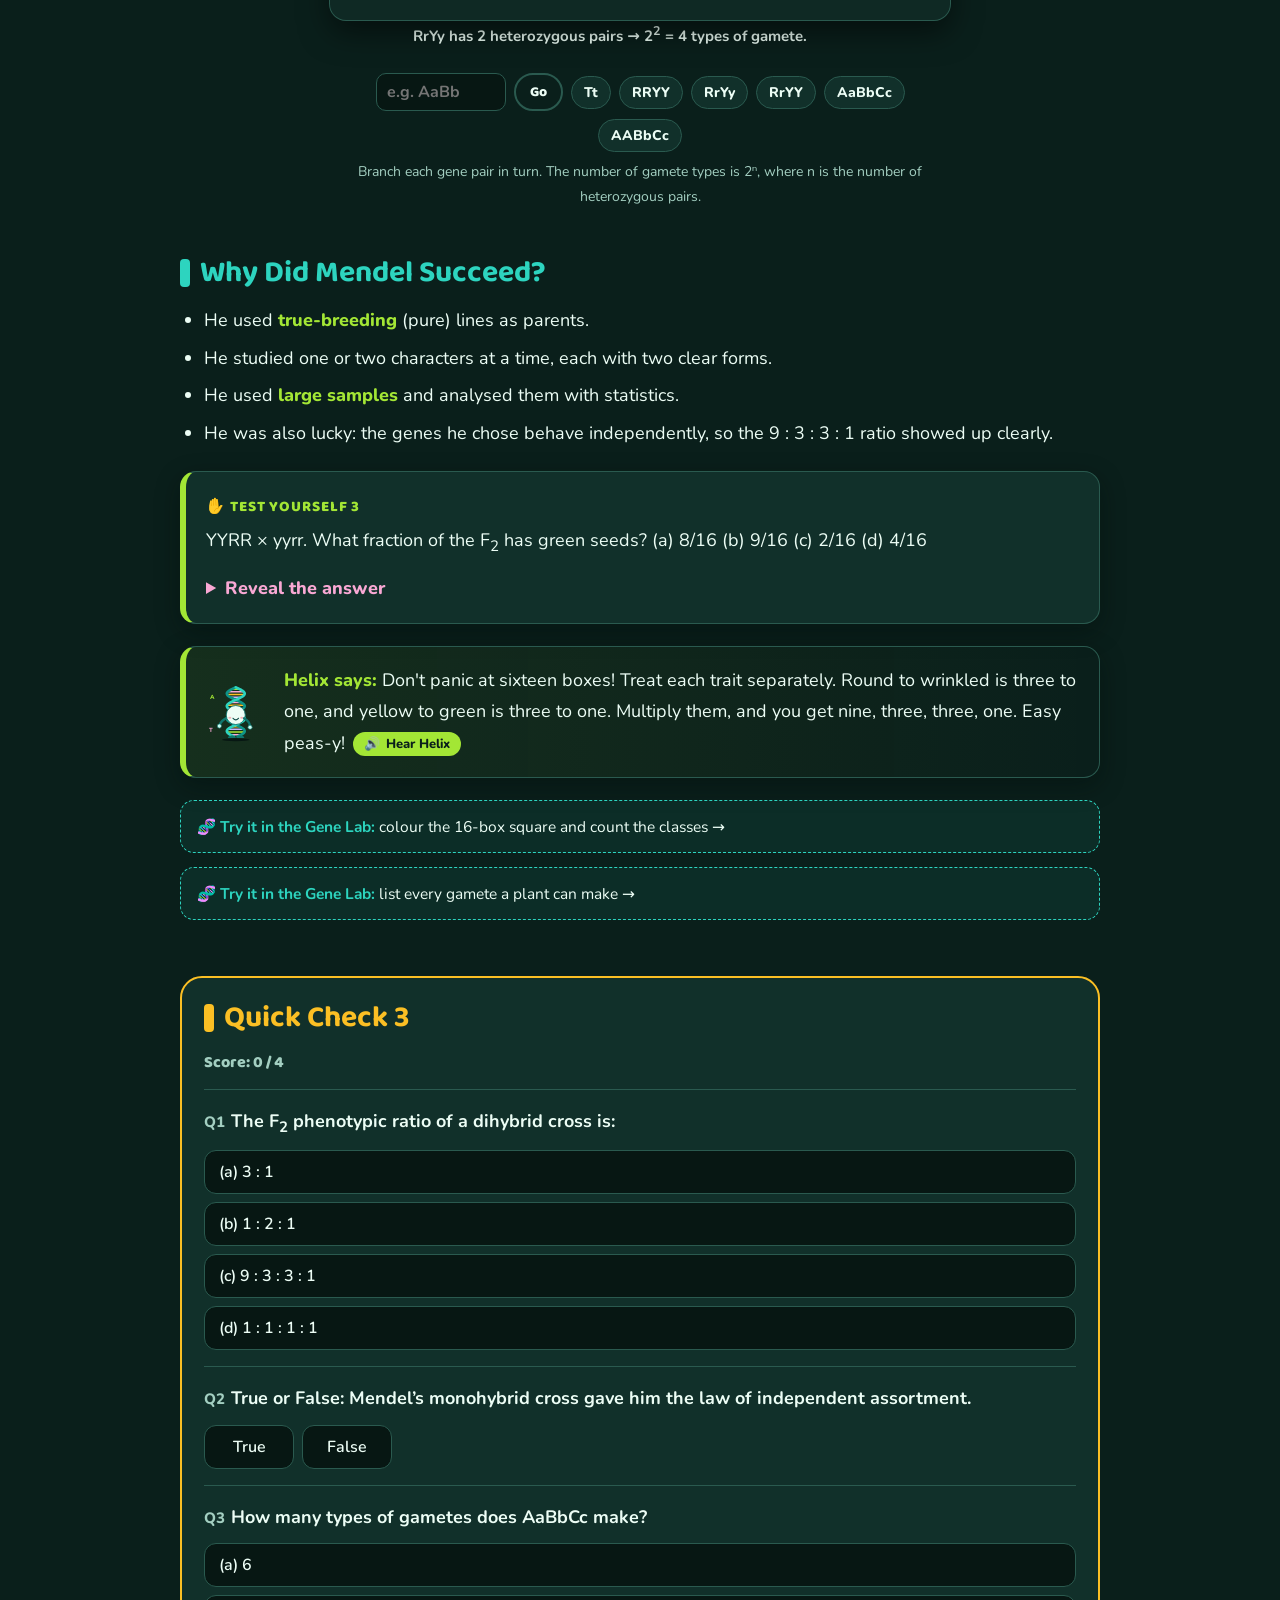
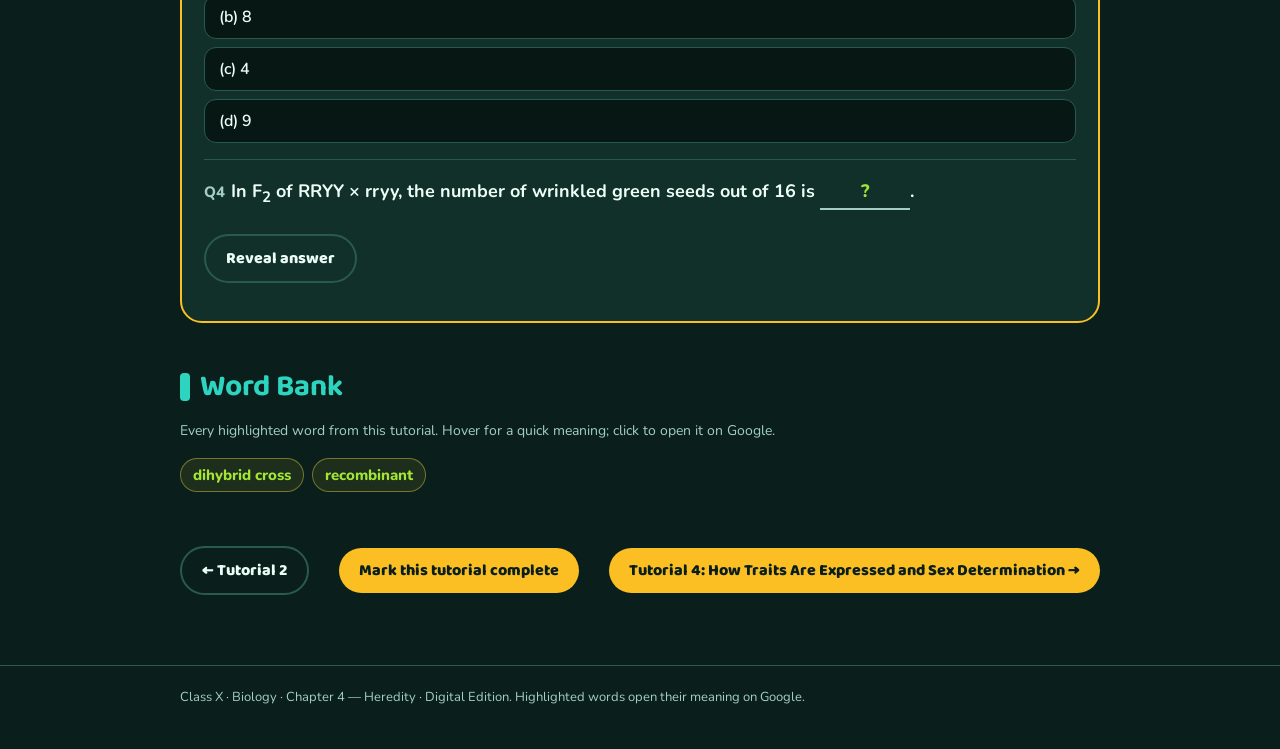
<file: tutorial-3.html>
<!doctype html>
<html lang="en"><head><meta charset="utf-8"><meta name="viewport" content="width=device-width,initial-scale=1">
<title>Tutorial 3 · The Dihybrid Cross — Heredity</title><link rel="preconnect" href="https://fonts.googleapis.com"><link rel="preconnect" href="https://fonts.gstatic.com" crossorigin><link href="https://fonts.googleapis.com/css2?family=Baloo+2:wght@600;700;800&family=Nunito:wght@400;600;700;800&display=swap" rel="stylesheet"><link rel="stylesheet" href="css/styles.css"></head>
<body data-tut="t3" style="--c:var(--amber)">
<header class="topbar"><div class="wrap"><a class="brand" href="index.html">Ch 4 · <span>Heredity</span></a><nav class="tabs" aria-label="Chapter navigation"><a href="index.html">Roadmap</a><a href="tutorial-1.html" data-t="t1">Tutorial 1</a><a href="tutorial-2.html" data-t="t2">Tutorial 2</a><a href="tutorial-3.html" data-t="t3" class="on">Tutorial 3</a><a href="tutorial-4.html" data-t="t4">Tutorial 4</a><a href="virtual-lab.html">🧬 Gene Lab</a><a href="revise.html">🃏 Revise</a><a href="practice-hub.html">Practice Hub</a><a href="assessment.html">Assessment</a><a href="worksheet.html">📝 Worksheets</a><a href="games.html">🎮 Arcade</a></nav></div><div class="progress"></div></header>
<main class="wrap">
<section class="t-head auto-voice" data-voice="t3"><svg class="mascot" viewBox="0 0 215 200" role="img" aria-label="Helix, the DNA mascot"><g class="body">
<ellipse cx="100" cy="194" rx="46" ry="5" fill="#071713"/>
<text class="spark" x="14" y="56" font-size="20" font-weight="800" fill="#a3e635" font-family="Baloo 2, Nunito, sans-serif">A</text><text class="spark s2" x="10" y="168" font-size="20" font-weight="800" fill="#f9a8d4" font-family="Baloo 2, Nunito, sans-serif">T</text>
<line x1="113.0" y1="24" x2="87.0" y2="24" stroke="#a3e635" stroke-width="5" stroke-linecap="round"/><line x1="127.0" y1="33" x2="73.0" y2="33" stroke="#f9a8d4" stroke-width="5" stroke-linecap="round"/><line x1="129.2" y1="42" x2="70.8" y2="42" stroke="#fbbf24" stroke-width="5" stroke-linecap="round"/><line x1="118.7" y1="51" x2="81.3" y2="51" stroke="#c4b5fd" stroke-width="5" stroke-linecap="round"/><line x1="100.0" y1="60" x2="100.0" y2="60" stroke="#a3e635" stroke-width="5" stroke-linecap="round"/><line x1="81.3" y1="69" x2="118.7" y2="69" stroke="#f9a8d4" stroke-width="5" stroke-linecap="round"/><line x1="70.8" y1="78" x2="129.2" y2="78" stroke="#fbbf24" stroke-width="5" stroke-linecap="round"/><line x1="87.0" y1="150" x2="113.0" y2="150" stroke="#fbbf24" stroke-width="5" stroke-linecap="round"/><line x1="73.0" y1="159" x2="127.0" y2="159" stroke="#c4b5fd" stroke-width="5" stroke-linecap="round"/><line x1="70.8" y1="168" x2="129.2" y2="168" stroke="#a3e635" stroke-width="5" stroke-linecap="round"/><line x1="81.3" y1="177" x2="118.7" y2="177" stroke="#f9a8d4" stroke-width="5" stroke-linecap="round"/>
<path d="M100.0 18 L93.3 21 L87.0 24 L81.3 27 L76.5 30 L73.0 33 L70.8 36 L70.0 39 L70.8 42 L73.0 45 L76.5 48 L81.3 51 L87.0 54 L93.3 57 L100.0 60 L106.7 63 L113.0 66 L118.7 69 L123.5 72 L127.0 75 L129.2 78 L130.0 81 L129.2 84 L127.0 87 L123.5 90 L118.7 93 L113.0 96 L106.7 99 L100.0 102 L93.3 105 L87.0 108 L81.3 111 L76.5 114 L73.0 117 L70.8 120 L70.0 123 L70.8 126 L73.0 129 L76.5 132 L81.3 135 L87.0 138 L93.3 141 L100.0 144 L106.7 147 L113.0 150 L118.7 153 L123.5 156 L127.0 159 L129.2 162 L130.0 165 L129.2 168 L127.0 171 L123.5 174 L118.7 177 L113.0 180 L106.7 183" stroke="#0d9488" stroke-width="9" fill="none" stroke-linecap="round" stroke-linejoin="round"/>
<path d="M100.0 18 L106.7 21 L113.0 24 L118.7 27 L123.5 30 L127.0 33 L129.2 36 L130.0 39 L129.2 42 L127.0 45 L123.5 48 L118.7 51 L113.0 54 L106.7 57 L100.0 60 L93.3 63 L87.0 66 L81.3 69 L76.5 72 L73.0 75 L70.8 78 L70.0 81 L70.8 84 L73.0 87 L76.5 90 L81.3 93 L87.0 96 L93.3 99 L100.0 102 L106.7 105 L113.0 108 L118.7 111 L123.5 114 L127.0 117 L129.2 120 L130.0 123 L129.2 126 L127.0 129 L123.5 132 L118.7 135 L113.0 138 L106.7 141 L100.0 144 L93.3 147 L87.0 150 L81.3 153 L76.5 156 L73.0 159 L70.8 162 L70.0 165 L70.8 168 L73.0 171 L76.5 174 L81.3 177 L87.0 180 L93.3 183" stroke="#2dd4bf" stroke-width="9" fill="none" stroke-linecap="round" stroke-linejoin="round"/>
<path d="M72 120 Q52 128 46 144" stroke="#0f766e" stroke-width="8" stroke-linecap="round" fill="none"/><circle cx="45" cy="148" r="7" fill="#ccfbf1" stroke="#0f766e" stroke-width="2"/>
<path d="M76 186 q12 -9 22 0 Z M104 186 q12 -9 22 0 Z" fill="#0f766e" stroke="#0f766e" stroke-width="5" stroke-linejoin="round"/>
<circle cx="100" cy="111" r="32" fill="#ecfdf5" stroke="#0f766e" stroke-width="3"/>
<ellipse cx="88" cy="104" rx="7.5" ry="9" fill="#fff"/><ellipse cx="112" cy="104" rx="7.5" ry="9" fill="#fff"/>
<circle cx="89" cy="106" r="5" fill="#134e4a"/><circle cx="111" cy="106" r="5" fill="#134e4a"/><circle cx="91" cy="104" r="1.8" fill="#fff"/><circle cx="113" cy="104" r="1.8" fill="#fff"/>
<ellipse class="lid" cx="88" cy="104" rx="8.5" ry="10" fill="#ecfdf5"/><ellipse class="lid" cx="112" cy="104" rx="8.5" ry="10" fill="#ecfdf5"/>
<ellipse cx="80" cy="120" rx="5" ry="3.5" fill="#fb7185" opacity=".55"/><ellipse cx="120" cy="120" rx="5" ry="3.5" fill="#fb7185" opacity=".55"/>
<path class="mouth" d="M91 122 Q100 132 109 122" stroke="#134e4a" stroke-width="4" fill="none" stroke-linecap="round"/>
<g class="wave"><path d="M128 118 Q150 104 158 82" stroke="#0f766e" stroke-width="8" stroke-linecap="round" fill="none"/><circle cx="159" cy="76" r="8" fill="#ccfbf1" stroke="#0f766e" stroke-width="2"/><g transform="rotate(-10 180 52)"><rect x="160" y="34" width="42" height="30" rx="8" fill="#ecfccb" stroke="#3f6212" stroke-width="2.2"/><text x="181" y="55" text-anchor="middle" font-size="16" font-weight="800" fill="#3f6212" font-family="Baloo 2, Nunito, sans-serif">Tt</text></g></g></g></svg><div><div class="kicker">Tutorial 3 of 4 · ⏱ 45 min</div><h1>The Dihybrid Cross</h1><p>Two traits at once — and the famous 9 : 3 : 3 : 1.</p></div></section>
<div class="goals"><h4>🎯 By the end of this tutorial you will be able to</h4><ul><li>Work out the F1 and F2 of a dihybrid cross</li><li>Explain the 9 : 3 : 3 : 1 ratio and identify recombinants</li><li>State the law of independent assortment</li><li>Find the number and types of gametes from a genotype</li></ul></div>
<article class="theory">
<h2>Following Two Traits at Once</h2>
<p>In a <strong><a class="w" href="https://www.google.com/search?q=define+dihybrid+cross" target="_blank" rel="noopener" data-word="dihybrid cross" data-def="A cross that follows the inheritance of two pairs of contrasting traits at the same time.">dihybrid cross</a></strong>, Mendel followed <em>two</em> pairs of contrasting traits together. He wanted to know: does seed colour travel together with seed shape, or are they inherited separately?</p>
<p class="work">P: Round yellow (RRYY) × Wrinkled green (rryy)<br>Gametes: RY × ry → F<sub>1</sub>: all Round yellow (RrYy)</p>
<p>Round (R) is dominant over wrinkled (r), and yellow (Y) is dominant over green (y). Every F<sub>1</sub> seed was round and yellow.</p>

<h2>The F<sub>2</sub> Generation</h2>
<p>An RrYy plant makes <strong>four</strong> kinds of gametes in equal numbers: <b>RY, Ry, rY, ry</b>. Selfing F<sub>1</sub> (RrYy × RrYy) therefore needs a <strong>4 × 4 = 16-box</strong> Punnett square.</p>
<figure class="anim-fig sim" id="anim-dihybrid" data-sim="dihybrid"><span class="sim-badge">🖐 Try it</span><div class="anim-stage m-stage"><div class="dh"></div></div><p class="sim-read" aria-live="polite"></p><div class="anim-ctrl"><span class="seg" role="group"><button type="button" data-set="cls" data-val="all" class="on">All</button><button type="button" data-set="cls" data-val="RY">Round yellow</button><button type="button" data-set="cls" data-val="Ry">Round green</button><button type="button" data-set="cls" data-val="rY">Wrinkled yellow</button><button type="button" data-set="cls" data-val="ry">Wrinkled green</button></span></div><figcaption>F₁ RrYy × RrYy. Tap a class to highlight its boxes. R = round, r = wrinkled, Y = yellow, y = green.</figcaption></figure>
<div class="tbl"><table>
<tr><th>Phenotype</th><th>Genotypes</th><th>Boxes out of 16</th></tr>
<tr><td>Round, yellow</td><td>R_Y_ (RRYY, RRYy, RrYY, RrYy)</td><td><b>9</b></td></tr>
<tr><td>Round, green</td><td>R_yy (RRyy, Rryy)</td><td><b>3</b></td></tr>
<tr><td>Wrinkled, yellow</td><td>rrY_ (rrYY, rrYy)</td><td><b>3</b></td></tr>
<tr><td>Wrinkled, green</td><td>rryy</td><td><b>1</b></td></tr>
</table></div>
<p>So the F<sub>2</sub> <strong>phenotypic ratio is 9 : 3 : 3 : 1</strong>. There are 9 different genotypes in all.</p>
<div class="box fact"><div class="label">💡 New combinations</div><p>Round-green and wrinkled-yellow seeds were in <strong>neither</strong> grandparent. These <strong><a class="w" href="https://www.google.com/search?q=define+recombinant" target="_blank" rel="noopener" data-word="recombinant" data-def="An offspring showing a new combination of traits not seen in either parent.">recombinants</a></strong> could only appear if the shape and colour genes were passed on separately.</p></div>
<div class="box warn"><div class="label">⚠ Book check</div><p>In the UDAAN 16-box figure, some boxes are labelled wrongly — e.g. YYRr is marked “yellow, wrinkled” but it is yellow, <strong>round</strong> (one R is enough). Also, the NCERT Corner answer lists the 9 round-yellow plants as “RRYY” — they are R_Y_, a mix of four genotypes. Use the table above.</p></div>
<p>Each trait on its own still follows 3 : 1 — round : wrinkled = 12 : 4 = 3 : 1, and yellow : green = 12 : 4 = 3 : 1.</p>

<h2>Law of Independent Assortment</h2>
<div class="box def"><div class="label">◆ 3. Law of Independent Assortment</div><p>When two pairs of traits are inherited together, the alleles of one pair separate into gametes <strong>independently</strong> of the alleles of the other pair.</p></div>
<div class="box example"><div class="label">✍ Solved Example 1</div>
<p><strong>560 seeds are produced from RrYy × RrYy. How many of each type?</strong></p>
<p class="work">Round yellow = 9/16 × 560 = <b>315</b><br>Round green = 3/16 × 560 = <b>105</b> · Wrinkled yellow = <b>105</b><br>Wrinkled green = 1/16 × 560 = <b>35</b></p></div>
<div class="box example"><div class="label">✍ Solved Example 2</div>
<p><strong>RRyy (round green) × rrYY (wrinkled yellow) gives RrYy in F<sub>1</sub>. Which F<sub>2</sub> types are new combinations?</strong></p>
<p>Here the parents were round-green and wrinkled-yellow, so the <strong>new</strong> combinations are <b>round yellow</b> and <b>wrinkled green</b>.</p></div>

<h2>How Many Kinds of Gametes?</h2>
<p>Number of gamete types = <strong>2<sup>n</sup></strong>, where <em>n</em> is the number of heterozygous gene pairs.</p>
<p class="work">RRYY → 2⁰ = 1 type (RY) · RrYy → 2² = 4 types · AaBbCc → 2³ = 8 types</p>
<figure class="anim-fig sim" id="anim-gametes" data-sim="gametes"><span class="sim-badge">🖐 Try it</span><div class="anim-stage m-stage"><div class="gm-t"></div></div><p class="sim-read" aria-live="polite"></p><div class="anim-ctrl"><input class="num-in gt-in" type="text" placeholder="e.g. AaBb" aria-label="Genotype"><button type="button" class="btn ghost go">Go</button><button type="button" class="chipbtn" data-n="Tt">Tt</button><button type="button" class="chipbtn" data-n="RRYY">RRYY</button><button type="button" class="chipbtn" data-n="RrYy">RrYy</button><button type="button" class="chipbtn" data-n="RrYY">RrYY</button><button type="button" class="chipbtn" data-n="AaBbCc">AaBbCc</button><button type="button" class="chipbtn" data-n="AABbCc">AABbCc</button></div><figcaption>Branch each gene pair in turn. The number of gamete types is 2ⁿ, where n is the number of heterozygous pairs.</figcaption></figure>

<h2>Why Did Mendel Succeed?</h2>
<ul>
<li>He used <strong>true-breeding</strong> (pure) lines as parents.</li>
<li>He studied one or two characters at a time, each with two clear forms.</li>
<li>He used <strong>large samples</strong> and analysed them with statistics.</li>
<li>He was also lucky: the genes he chose behave independently, so the 9 : 3 : 3 : 1 ratio showed up clearly.</li>
</ul>
<div class="box tryit"><div class="label">✋ Test yourself 3</div>
<p>YYRR × yyrr. What fraction of the F<sub>2</sub> has green seeds? (a) 8/16 (b) 9/16 (c) 2/16 (d) 4/16</p>
<details class="reveal"><summary>Reveal the answer</summary><p><strong>(d) 4/16</strong> — green round (3) + green wrinkled (1) = 4 out of 16.</p></details></div>

<div class="box miko" data-voice="t3_tip"><svg class="mascot" viewBox="0 0 215 200" role="img" aria-label="Helix, the DNA mascot"><g class="body">
<ellipse cx="100" cy="194" rx="46" ry="5" fill="#071713"/>
<text class="spark" x="14" y="56" font-size="20" font-weight="800" fill="#a3e635" font-family="Baloo 2, Nunito, sans-serif">A</text><text class="spark s2" x="10" y="168" font-size="20" font-weight="800" fill="#f9a8d4" font-family="Baloo 2, Nunito, sans-serif">T</text>
<line x1="113.0" y1="24" x2="87.0" y2="24" stroke="#a3e635" stroke-width="5" stroke-linecap="round"/><line x1="127.0" y1="33" x2="73.0" y2="33" stroke="#f9a8d4" stroke-width="5" stroke-linecap="round"/><line x1="129.2" y1="42" x2="70.8" y2="42" stroke="#fbbf24" stroke-width="5" stroke-linecap="round"/><line x1="118.7" y1="51" x2="81.3" y2="51" stroke="#c4b5fd" stroke-width="5" stroke-linecap="round"/><line x1="100.0" y1="60" x2="100.0" y2="60" stroke="#a3e635" stroke-width="5" stroke-linecap="round"/><line x1="81.3" y1="69" x2="118.7" y2="69" stroke="#f9a8d4" stroke-width="5" stroke-linecap="round"/><line x1="70.8" y1="78" x2="129.2" y2="78" stroke="#fbbf24" stroke-width="5" stroke-linecap="round"/><line x1="87.0" y1="150" x2="113.0" y2="150" stroke="#fbbf24" stroke-width="5" stroke-linecap="round"/><line x1="73.0" y1="159" x2="127.0" y2="159" stroke="#c4b5fd" stroke-width="5" stroke-linecap="round"/><line x1="70.8" y1="168" x2="129.2" y2="168" stroke="#a3e635" stroke-width="5" stroke-linecap="round"/><line x1="81.3" y1="177" x2="118.7" y2="177" stroke="#f9a8d4" stroke-width="5" stroke-linecap="round"/>
<path d="M100.0 18 L93.3 21 L87.0 24 L81.3 27 L76.5 30 L73.0 33 L70.8 36 L70.0 39 L70.8 42 L73.0 45 L76.5 48 L81.3 51 L87.0 54 L93.3 57 L100.0 60 L106.7 63 L113.0 66 L118.7 69 L123.5 72 L127.0 75 L129.2 78 L130.0 81 L129.2 84 L127.0 87 L123.5 90 L118.7 93 L113.0 96 L106.7 99 L100.0 102 L93.3 105 L87.0 108 L81.3 111 L76.5 114 L73.0 117 L70.8 120 L70.0 123 L70.8 126 L73.0 129 L76.5 132 L81.3 135 L87.0 138 L93.3 141 L100.0 144 L106.7 147 L113.0 150 L118.7 153 L123.5 156 L127.0 159 L129.2 162 L130.0 165 L129.2 168 L127.0 171 L123.5 174 L118.7 177 L113.0 180 L106.7 183" stroke="#0d9488" stroke-width="9" fill="none" stroke-linecap="round" stroke-linejoin="round"/>
<path d="M100.0 18 L106.7 21 L113.0 24 L118.7 27 L123.5 30 L127.0 33 L129.2 36 L130.0 39 L129.2 42 L127.0 45 L123.5 48 L118.7 51 L113.0 54 L106.7 57 L100.0 60 L93.3 63 L87.0 66 L81.3 69 L76.5 72 L73.0 75 L70.8 78 L70.0 81 L70.8 84 L73.0 87 L76.5 90 L81.3 93 L87.0 96 L93.3 99 L100.0 102 L106.7 105 L113.0 108 L118.7 111 L123.5 114 L127.0 117 L129.2 120 L130.0 123 L129.2 126 L127.0 129 L123.5 132 L118.7 135 L113.0 138 L106.7 141 L100.0 144 L93.3 147 L87.0 150 L81.3 153 L76.5 156 L73.0 159 L70.8 162 L70.0 165 L70.8 168 L73.0 171 L76.5 174 L81.3 177 L87.0 180 L93.3 183" stroke="#2dd4bf" stroke-width="9" fill="none" stroke-linecap="round" stroke-linejoin="round"/>
<path d="M72 120 Q52 128 46 144" stroke="#0f766e" stroke-width="8" stroke-linecap="round" fill="none"/><circle cx="45" cy="148" r="7" fill="#ccfbf1" stroke="#0f766e" stroke-width="2"/>
<path d="M76 186 q12 -9 22 0 Z M104 186 q12 -9 22 0 Z" fill="#0f766e" stroke="#0f766e" stroke-width="5" stroke-linejoin="round"/>
<circle cx="100" cy="111" r="32" fill="#ecfdf5" stroke="#0f766e" stroke-width="3"/>
<ellipse cx="88" cy="104" rx="7.5" ry="9" fill="#fff"/><ellipse cx="112" cy="104" rx="7.5" ry="9" fill="#fff"/>
<circle cx="89" cy="106" r="5" fill="#134e4a"/><circle cx="111" cy="106" r="5" fill="#134e4a"/><circle cx="91" cy="104" r="1.8" fill="#fff"/><circle cx="113" cy="104" r="1.8" fill="#fff"/>
<ellipse class="lid" cx="88" cy="104" rx="8.5" ry="10" fill="#ecfdf5"/><ellipse class="lid" cx="112" cy="104" rx="8.5" ry="10" fill="#ecfdf5"/>
<ellipse cx="80" cy="120" rx="5" ry="3.5" fill="#fb7185" opacity=".55"/><ellipse cx="120" cy="120" rx="5" ry="3.5" fill="#fb7185" opacity=".55"/>
<path class="mouth" d="M91 122 Q100 132 109 122" stroke="#134e4a" stroke-width="4" fill="none" stroke-linecap="round"/>
<path d="M128 122 Q146 132 148 148" stroke="#0f766e" stroke-width="8" stroke-linecap="round" fill="none"/><circle cx="148" cy="152" r="7" fill="#ccfbf1" stroke="#0f766e" stroke-width="2"/></g></svg><p><strong>Helix says:</strong> Don't panic at sixteen boxes! Treat each trait separately. Round to wrinkled is three to one, and yellow to green is three to one. Multiply them, and you get nine, three, three, one. Easy peas-y!</p></div>

<a class="lab-link" href="virtual-lab.html#dihybrid">🧬 <b>Try it in the Gene Lab:</b> colour the 16-box square and count the classes →</a>
<a class="lab-link" href="virtual-lab.html#gametes">🧬 <b>Try it in the Gene Lab:</b> list every gamete a plant can make →</a>
<section class="check">
<h2>Quick Check 3</h2><p class="score"></p>
<div class="q" data-ans="c"><div class="stem"><small>Q1</small>The F<sub>2</sub> phenotypic ratio of a dihybrid cross is:</div>
<div class="opts"><button data-k="a">(a) 3 : 1</button><button data-k="b">(b) 1 : 2 : 1</button><button data-k="c">(c) 9 : 3 : 3 : 1</button><button data-k="d">(d) 1 : 1 : 1 : 1</button></div>
<div class="why">9 : 3 : 3 : 1 from a 16-box square.</div></div>
<div class="q" data-ans="F"><div class="stem"><small>Q2</small>True or False: Mendel’s monohybrid cross gave him the law of independent assortment.</div>
<div class="tf"><button data-k="T">True</button><button data-k="F">False</button></div><div class="why">False — independent assortment came from the dihybrid cross.</div></div>
<div class="q" data-ans="b"><div class="stem"><small>Q3</small>How many types of gametes does AaBbCc make?</div>
<div class="opts"><button data-k="a">(a) 6</button><button data-k="b">(b) 8</button><button data-k="c">(c) 4</button><button data-k="d">(d) 9</button></div>
<div class="why">2³ = 8.</div></div>
<div class="q fill"><div class="stem"><small>Q4</small>In F<sub>2</sub> of RRYY × rryy, the number of wrinkled green seeds out of 16 is <span class="blank" data-a="1">?</span>.</div>
<button class="btn ghost reveal-btn">Reveal answer</button><div class="why">Only rryy — 1 box.</div></div>
</section>

<h2>Word Bank</h2><p class="hint">Every highlighted word from this tutorial. Hover for a quick meaning; click to open it on Google.</p>
<div class="bank"><a class="w" href="https://www.google.com/search?q=define+dihybrid+cross" target="_blank" rel="noopener" data-word="dihybrid cross" data-def="A cross that follows the inheritance of two pairs of contrasting traits at the same time.">dihybrid cross</a> <a class="w" href="https://www.google.com/search?q=define+recombinant" target="_blank" rel="noopener" data-word="recombinant" data-def="An offspring showing a new combination of traits not seen in either parent.">recombinant</a></div>
</article>
<div class="endnav"><a class="btn ghost" href="tutorial-2.html">← Tutorial 2</a><button class="btn done-btn" type="button">Mark this tutorial complete</button><a class="btn" href="tutorial-4.html">Tutorial 4: How Traits Are Expressed and Sex Determination →</a></div>
</main>
<footer><div class="wrap">Class X · Biology · Chapter 4 — Heredity · Digital Edition. Highlighted words open their meaning on Google.</div></footer>
<script src="js/miko-audio.js"></script><script src="js/chapter.js"></script><script src="js/anim4.js"></script>
</body></html>
</file>
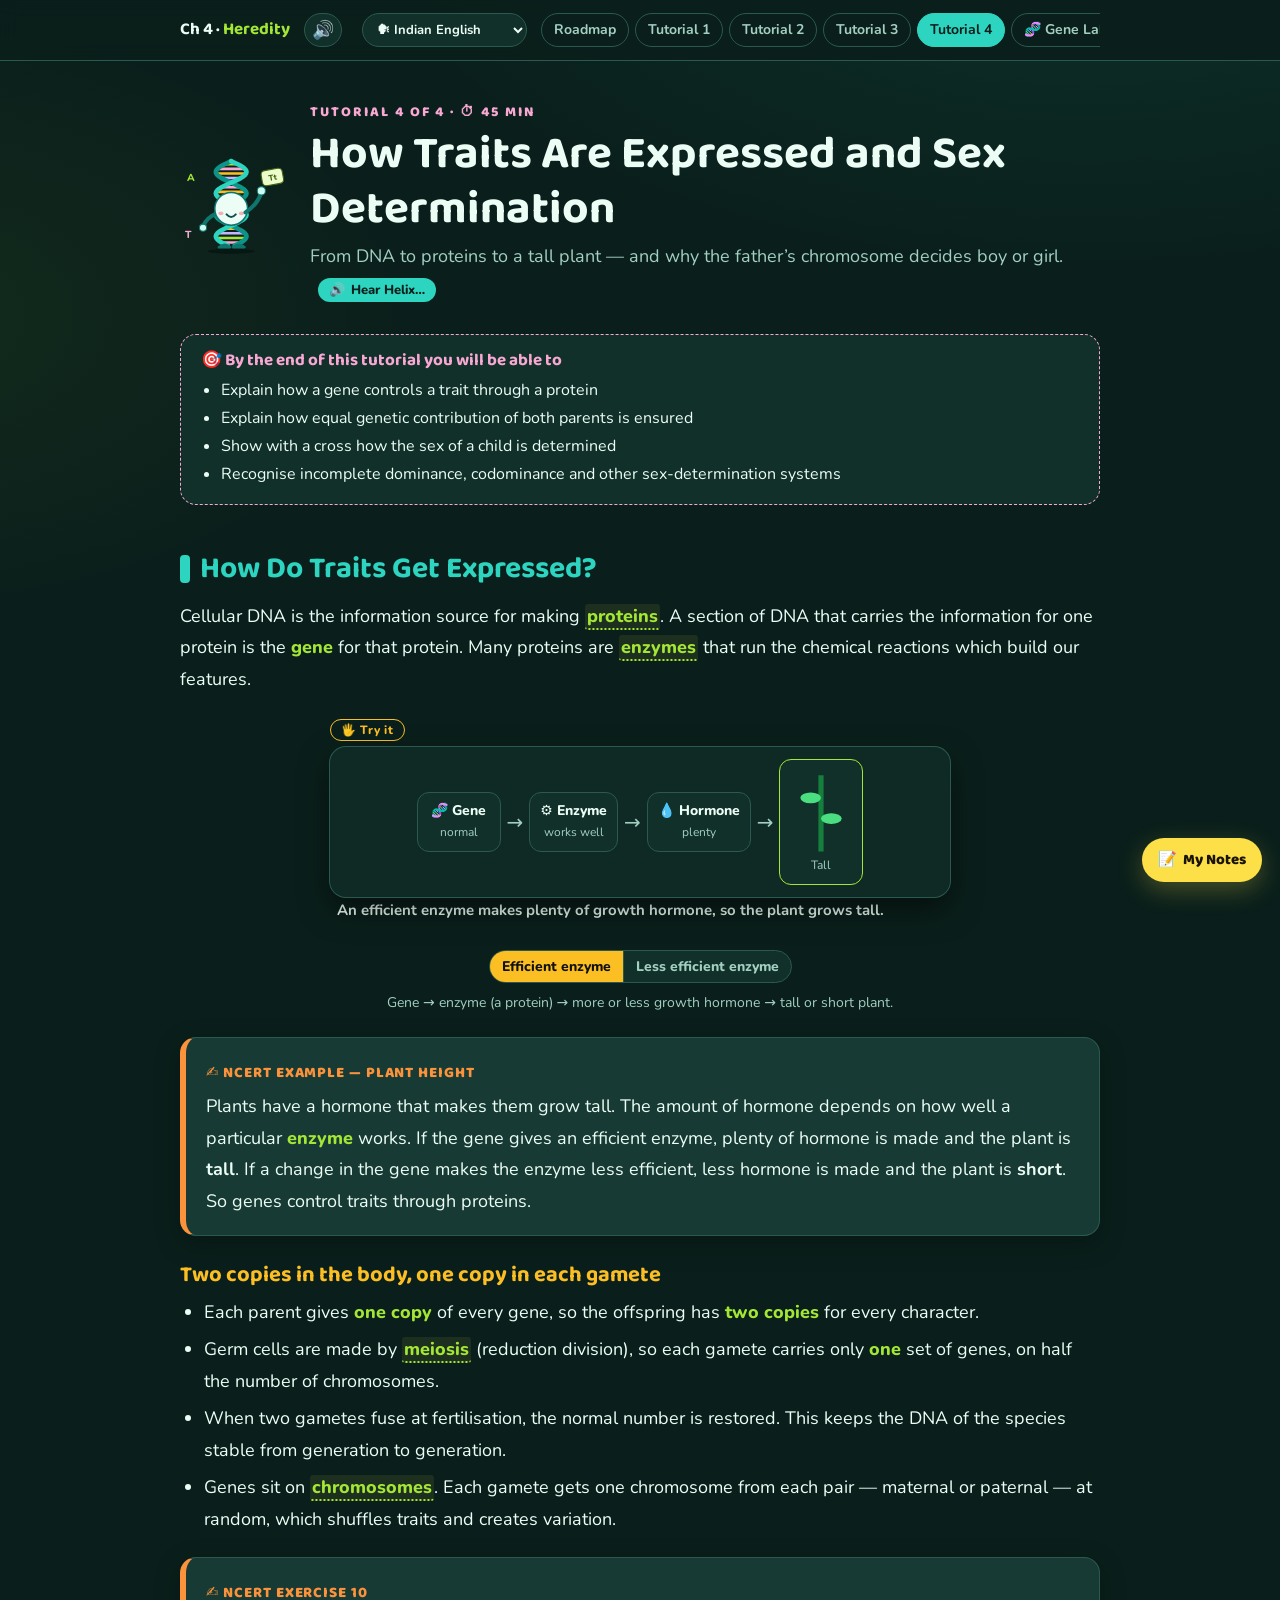
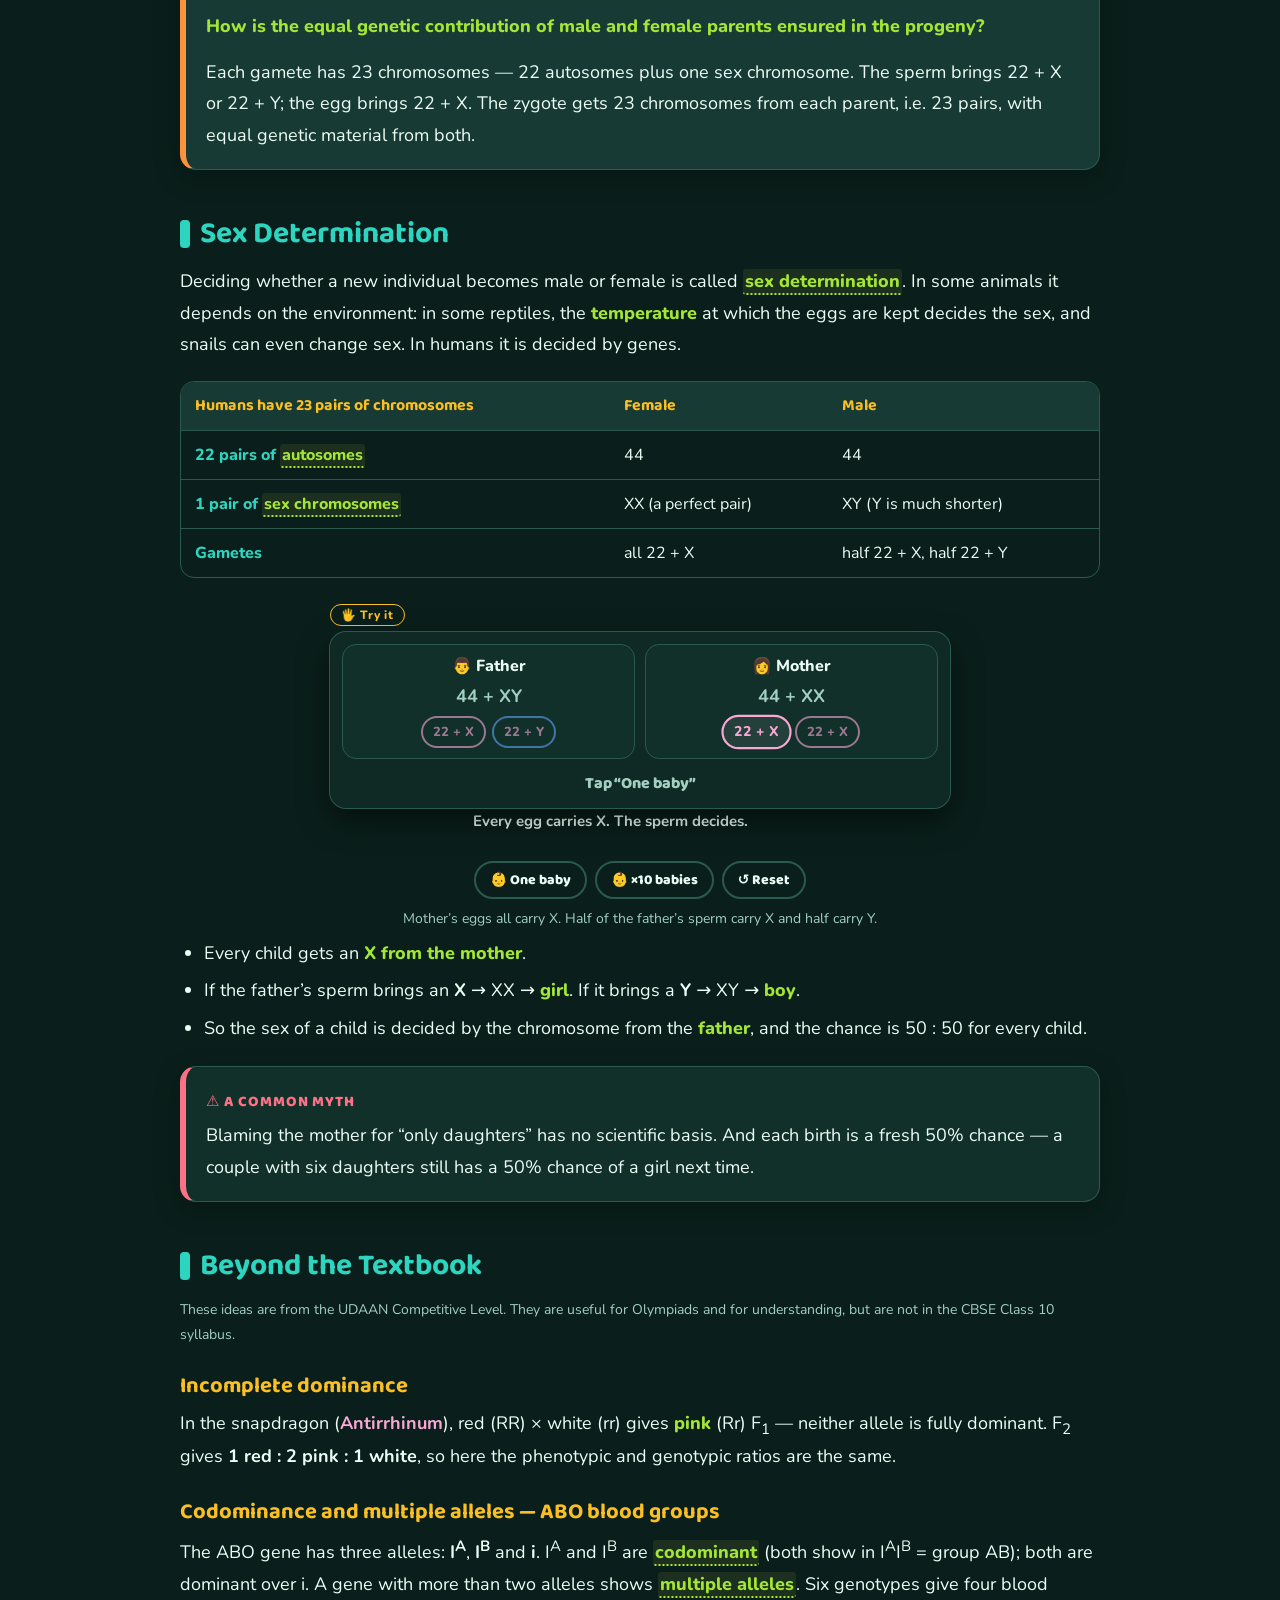
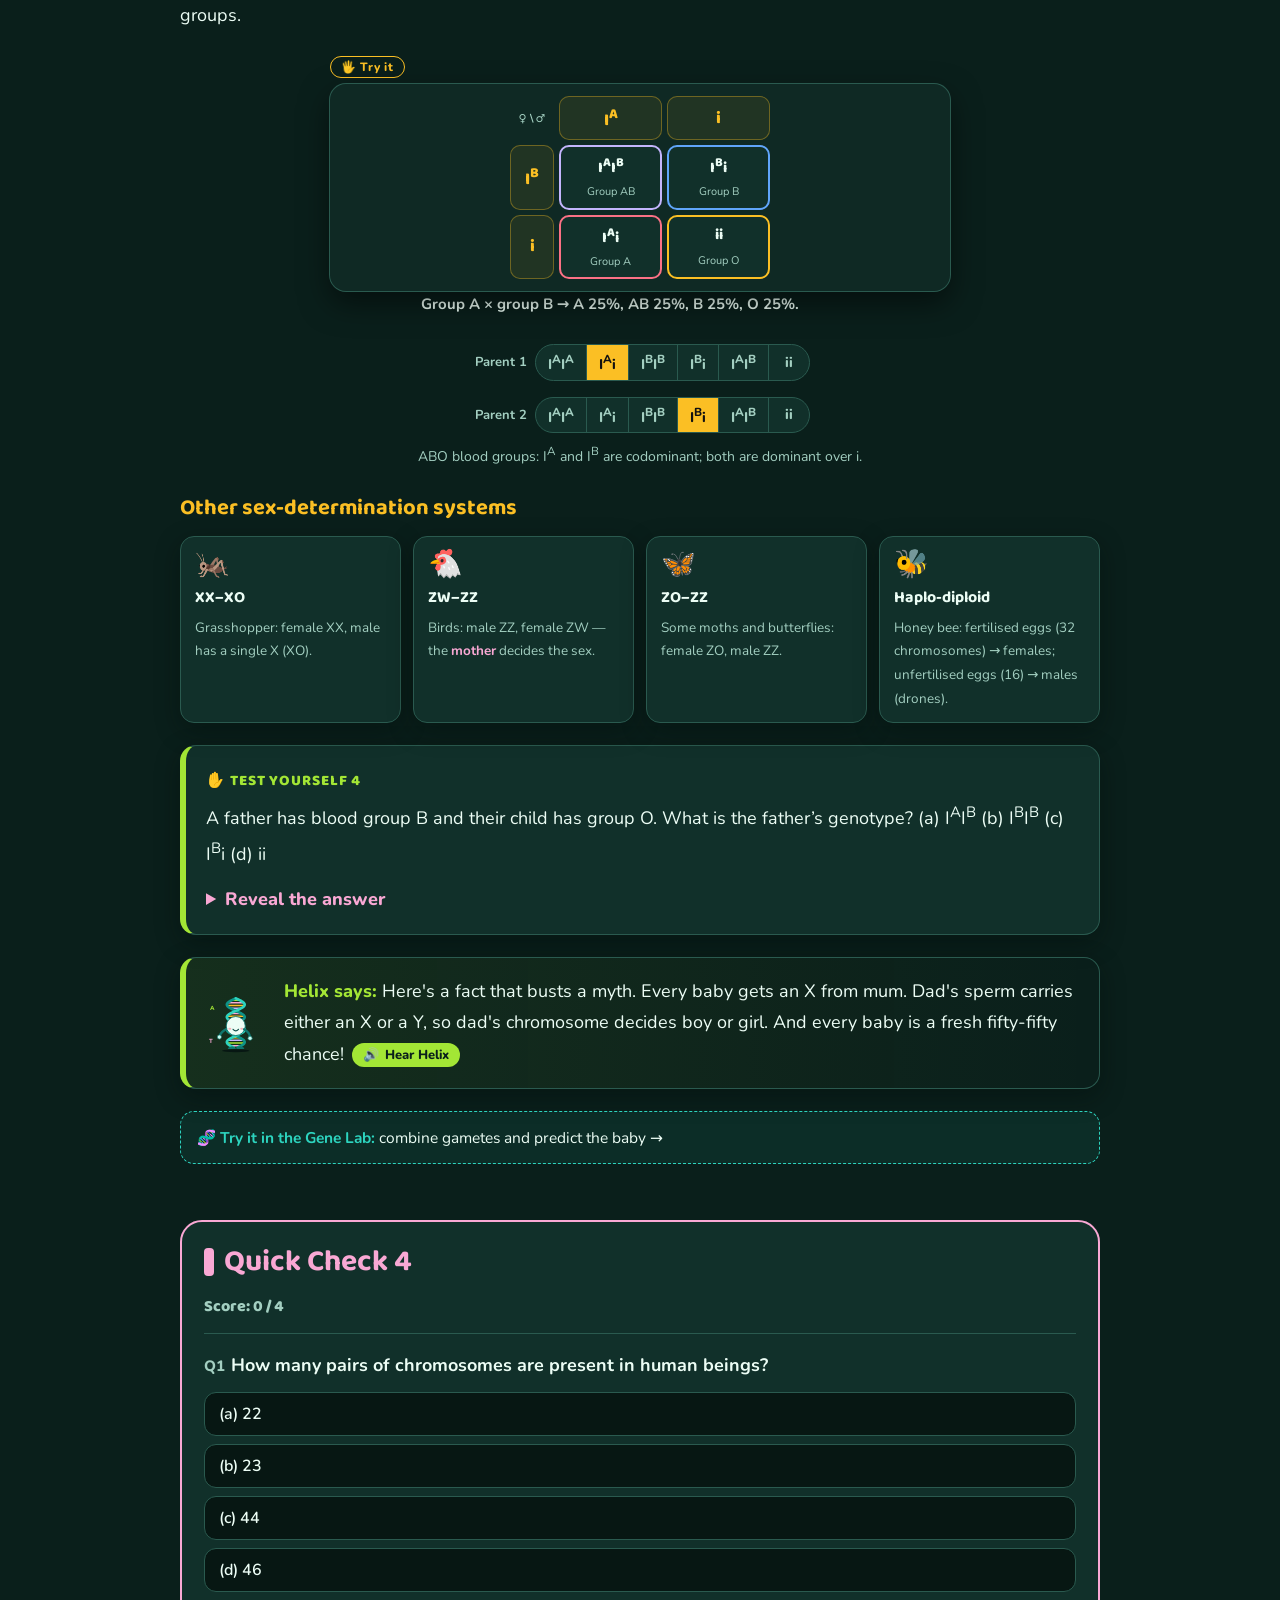
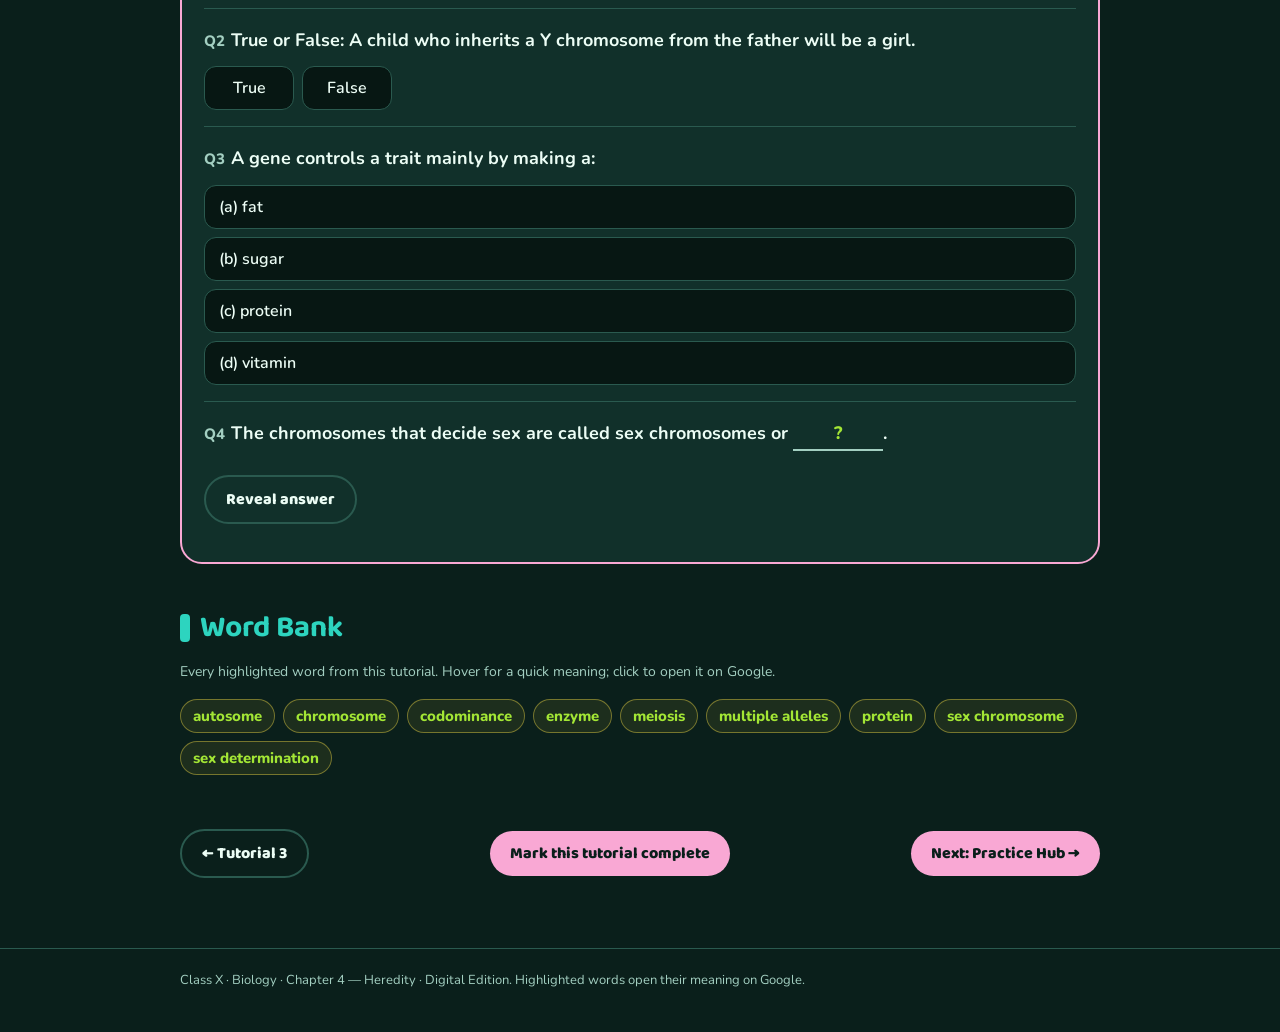
<file: tutorial-4.html>
<!doctype html>
<html lang="en"><head><meta charset="utf-8"><meta name="viewport" content="width=device-width,initial-scale=1">
<title>Tutorial 4 · How Traits Are Expressed and Sex Determination — Heredity</title><link rel="preconnect" href="https://fonts.googleapis.com"><link rel="preconnect" href="https://fonts.gstatic.com" crossorigin><link href="https://fonts.googleapis.com/css2?family=Baloo+2:wght@600;700;800&family=Nunito:wght@400;600;700;800&display=swap" rel="stylesheet"><link rel="stylesheet" href="css/styles.css"></head>
<body data-tut="t4" style="--c:var(--pink)">
<header class="topbar"><div class="wrap"><a class="brand" href="index.html">Ch 4 · <span>Heredity</span></a><nav class="tabs" aria-label="Chapter navigation"><a href="index.html">Roadmap</a><a href="tutorial-1.html" data-t="t1">Tutorial 1</a><a href="tutorial-2.html" data-t="t2">Tutorial 2</a><a href="tutorial-3.html" data-t="t3">Tutorial 3</a><a href="tutorial-4.html" data-t="t4" class="on">Tutorial 4</a><a href="virtual-lab.html">🧬 Gene Lab</a><a href="revise.html">🃏 Revise</a><a href="practice-hub.html">Practice Hub</a><a href="assessment.html">Assessment</a><a href="worksheet.html">📝 Worksheets</a><a href="games.html">🎮 Arcade</a></nav></div><div class="progress"></div></header>
<main class="wrap">
<section class="t-head auto-voice" data-voice="t4"><svg class="mascot" viewBox="0 0 215 200" role="img" aria-label="Helix, the DNA mascot"><g class="body">
<ellipse cx="100" cy="194" rx="46" ry="5" fill="#071713"/>
<text class="spark" x="14" y="56" font-size="20" font-weight="800" fill="#a3e635" font-family="Baloo 2, Nunito, sans-serif">A</text><text class="spark s2" x="10" y="168" font-size="20" font-weight="800" fill="#f9a8d4" font-family="Baloo 2, Nunito, sans-serif">T</text>
<line x1="113.0" y1="24" x2="87.0" y2="24" stroke="#a3e635" stroke-width="5" stroke-linecap="round"/><line x1="127.0" y1="33" x2="73.0" y2="33" stroke="#f9a8d4" stroke-width="5" stroke-linecap="round"/><line x1="129.2" y1="42" x2="70.8" y2="42" stroke="#fbbf24" stroke-width="5" stroke-linecap="round"/><line x1="118.7" y1="51" x2="81.3" y2="51" stroke="#c4b5fd" stroke-width="5" stroke-linecap="round"/><line x1="100.0" y1="60" x2="100.0" y2="60" stroke="#a3e635" stroke-width="5" stroke-linecap="round"/><line x1="81.3" y1="69" x2="118.7" y2="69" stroke="#f9a8d4" stroke-width="5" stroke-linecap="round"/><line x1="70.8" y1="78" x2="129.2" y2="78" stroke="#fbbf24" stroke-width="5" stroke-linecap="round"/><line x1="87.0" y1="150" x2="113.0" y2="150" stroke="#fbbf24" stroke-width="5" stroke-linecap="round"/><line x1="73.0" y1="159" x2="127.0" y2="159" stroke="#c4b5fd" stroke-width="5" stroke-linecap="round"/><line x1="70.8" y1="168" x2="129.2" y2="168" stroke="#a3e635" stroke-width="5" stroke-linecap="round"/><line x1="81.3" y1="177" x2="118.7" y2="177" stroke="#f9a8d4" stroke-width="5" stroke-linecap="round"/>
<path d="M100.0 18 L93.3 21 L87.0 24 L81.3 27 L76.5 30 L73.0 33 L70.8 36 L70.0 39 L70.8 42 L73.0 45 L76.5 48 L81.3 51 L87.0 54 L93.3 57 L100.0 60 L106.7 63 L113.0 66 L118.7 69 L123.5 72 L127.0 75 L129.2 78 L130.0 81 L129.2 84 L127.0 87 L123.5 90 L118.7 93 L113.0 96 L106.7 99 L100.0 102 L93.3 105 L87.0 108 L81.3 111 L76.5 114 L73.0 117 L70.8 120 L70.0 123 L70.8 126 L73.0 129 L76.5 132 L81.3 135 L87.0 138 L93.3 141 L100.0 144 L106.7 147 L113.0 150 L118.7 153 L123.5 156 L127.0 159 L129.2 162 L130.0 165 L129.2 168 L127.0 171 L123.5 174 L118.7 177 L113.0 180 L106.7 183" stroke="#0d9488" stroke-width="9" fill="none" stroke-linecap="round" stroke-linejoin="round"/>
<path d="M100.0 18 L106.7 21 L113.0 24 L118.7 27 L123.5 30 L127.0 33 L129.2 36 L130.0 39 L129.2 42 L127.0 45 L123.5 48 L118.7 51 L113.0 54 L106.7 57 L100.0 60 L93.3 63 L87.0 66 L81.3 69 L76.5 72 L73.0 75 L70.8 78 L70.0 81 L70.8 84 L73.0 87 L76.5 90 L81.3 93 L87.0 96 L93.3 99 L100.0 102 L106.7 105 L113.0 108 L118.7 111 L123.5 114 L127.0 117 L129.2 120 L130.0 123 L129.2 126 L127.0 129 L123.5 132 L118.7 135 L113.0 138 L106.7 141 L100.0 144 L93.3 147 L87.0 150 L81.3 153 L76.5 156 L73.0 159 L70.8 162 L70.0 165 L70.8 168 L73.0 171 L76.5 174 L81.3 177 L87.0 180 L93.3 183" stroke="#2dd4bf" stroke-width="9" fill="none" stroke-linecap="round" stroke-linejoin="round"/>
<path d="M72 120 Q52 128 46 144" stroke="#0f766e" stroke-width="8" stroke-linecap="round" fill="none"/><circle cx="45" cy="148" r="7" fill="#ccfbf1" stroke="#0f766e" stroke-width="2"/>
<path d="M76 186 q12 -9 22 0 Z M104 186 q12 -9 22 0 Z" fill="#0f766e" stroke="#0f766e" stroke-width="5" stroke-linejoin="round"/>
<circle cx="100" cy="111" r="32" fill="#ecfdf5" stroke="#0f766e" stroke-width="3"/>
<ellipse cx="88" cy="104" rx="7.5" ry="9" fill="#fff"/><ellipse cx="112" cy="104" rx="7.5" ry="9" fill="#fff"/>
<circle cx="89" cy="106" r="5" fill="#134e4a"/><circle cx="111" cy="106" r="5" fill="#134e4a"/><circle cx="91" cy="104" r="1.8" fill="#fff"/><circle cx="113" cy="104" r="1.8" fill="#fff"/>
<ellipse class="lid" cx="88" cy="104" rx="8.5" ry="10" fill="#ecfdf5"/><ellipse class="lid" cx="112" cy="104" rx="8.5" ry="10" fill="#ecfdf5"/>
<ellipse cx="80" cy="120" rx="5" ry="3.5" fill="#fb7185" opacity=".55"/><ellipse cx="120" cy="120" rx="5" ry="3.5" fill="#fb7185" opacity=".55"/>
<path class="mouth" d="M91 122 Q100 132 109 122" stroke="#134e4a" stroke-width="4" fill="none" stroke-linecap="round"/>
<g class="wave"><path d="M128 118 Q150 104 158 82" stroke="#0f766e" stroke-width="8" stroke-linecap="round" fill="none"/><circle cx="159" cy="76" r="8" fill="#ccfbf1" stroke="#0f766e" stroke-width="2"/><g transform="rotate(-10 180 52)"><rect x="160" y="34" width="42" height="30" rx="8" fill="#ecfccb" stroke="#3f6212" stroke-width="2.2"/><text x="181" y="55" text-anchor="middle" font-size="16" font-weight="800" fill="#3f6212" font-family="Baloo 2, Nunito, sans-serif">Tt</text></g></g></g></svg><div><div class="kicker">Tutorial 4 of 4 · ⏱ 45 min</div><h1>How Traits Are Expressed and Sex Determination</h1><p>From DNA to proteins to a tall plant — and why the father’s chromosome decides boy or girl.</p></div></section>
<div class="goals"><h4>🎯 By the end of this tutorial you will be able to</h4><ul><li>Explain how a gene controls a trait through a protein</li><li>Explain how equal genetic contribution of both parents is ensured</li><li>Show with a cross how the sex of a child is determined</li><li>Recognise incomplete dominance, codominance and other sex-determination systems</li></ul></div>
<article class="theory">
<h2>How Do Traits Get Expressed?</h2>
<p>Cellular DNA is the information source for making <strong><a class="w" href="https://www.google.com/search?q=define+protein" target="_blank" rel="noopener" data-word="protein" data-def="A large molecule made by cells using instructions in genes; enzymes and many hormones are proteins.">proteins</a></strong>. A section of DNA that carries the information for one protein is the <strong>gene</strong> for that protein. Many proteins are <strong><a class="w" href="https://www.google.com/search?q=define+enzyme" target="_blank" rel="noopener" data-word="enzyme" data-def="A protein that speeds up a particular chemical reaction in the body.">enzymes</a></strong> that run the chemical reactions which build our features.</p>
<figure class="anim-fig sim" id="anim-express" data-sim="express"><span class="sim-badge">🖐 Try it</span><div class="anim-stage m-stage"><div class="ex"></div></div><p class="sim-read" aria-live="polite"></p><div class="anim-ctrl"><span class="seg" role="group"><button type="button" data-set="enz" data-val="good" class="on">Efficient enzyme</button><button type="button" data-set="enz" data-val="poor">Less efficient enzyme</button></span></div><figcaption>Gene → enzyme (a protein) → more or less growth hormone → tall or short plant.</figcaption></figure>
<div class="box example"><div class="label">✍ NCERT example — plant height</div>
<p>Plants have a hormone that makes them grow tall. The amount of hormone depends on how well a particular <strong>enzyme</strong> works. If the gene gives an efficient enzyme, plenty of hormone is made and the plant is <b>tall</b>. If a change in the gene makes the enzyme less efficient, less hormone is made and the plant is <b>short</b>. So genes control traits through proteins.</p></div>

<h3>Two copies in the body, one copy in each gamete</h3>
<ul>
<li>Each parent gives <strong>one copy</strong> of every gene, so the offspring has <strong>two copies</strong> for every character.</li>
<li>Germ cells are made by <strong><a class="w" href="https://www.google.com/search?q=define+meiosis" target="_blank" rel="noopener" data-word="meiosis" data-def="Cell division that halves the chromosome number to make gametes.">meiosis</a></strong> (reduction division), so each gamete carries only <strong>one</strong> set of genes, on half the number of chromosomes.</li>
<li>When two gametes fuse at fertilisation, the normal number is restored. This keeps the DNA of the species stable from generation to generation.</li>
<li>Genes sit on <strong><a class="w" href="https://www.google.com/search?q=define+chromosome" target="_blank" rel="noopener" data-word="chromosome" data-def="A thread-like structure in the nucleus made of DNA and protein, carrying genes.">chromosomes</a></strong>. Each gamete gets one chromosome from each pair — maternal or paternal — at random, which shuffles traits and creates variation.</li>
</ul>
<div class="box example"><div class="label">✍ NCERT Exercise 10</div>
<p><strong>How is the equal genetic contribution of male and female parents ensured in the progeny?</strong></p>
<p>Each gamete has 23 chromosomes — 22 autosomes plus one sex chromosome. The sperm brings 22 + X or 22 + Y; the egg brings 22 + X. The zygote gets 23 chromosomes from each parent, i.e. 23 pairs, with equal genetic material from both.</p></div>

<h2>Sex Determination</h2>
<p>Deciding whether a new individual becomes male or female is called <strong><a class="w" href="https://www.google.com/search?q=define+sex+determination" target="_blank" rel="noopener" data-word="sex determination" data-def="The way the sex (male or female) of a new individual is decided.">sex determination</a></strong>. In some animals it depends on the environment: in some reptiles, the <strong>temperature</strong> at which the eggs are kept decides the sex, and snails can even change sex. In humans it is decided by genes.</p>
<div class="tbl"><table>
<tr><th>Humans have 23 pairs of chromosomes</th><th>Female</th><th>Male</th></tr>
<tr><td>22 pairs of <b><a class="w" href="https://www.google.com/search?q=define+autosome" target="_blank" rel="noopener" data-word="autosome" data-def="Any chromosome that is not a sex chromosome; humans have 22 pairs.">autosomes</a></b></td><td>44</td><td>44</td></tr>
<tr><td>1 pair of <b><a class="w" href="https://www.google.com/search?q=define+sex+chromosome" target="_blank" rel="noopener" data-word="sex chromosome" data-def="A chromosome that decides sex, such as X and Y in humans; also called an allosome.">sex chromosomes</a></b></td><td>XX (a perfect pair)</td><td>XY (Y is much shorter)</td></tr>
<tr><td>Gametes</td><td>all 22 + X</td><td>half 22 + X, half 22 + Y</td></tr>
</table></div>
<figure class="anim-fig sim" id="anim-sexdet" data-sim="sexdet"><span class="sim-badge">🖐 Try it</span><div class="anim-stage m-stage"><div class="sx"></div></div><p class="sim-read" aria-live="polite"></p><div class="anim-ctrl"><button type="button" class="btn ghost sx-one">👶 One baby</button><button type="button" class="btn ghost sx-ten">👶 ×10 babies</button><button type="button" class="btn ghost sx-reset">↺ Reset</button></div><figcaption>Mother’s eggs all carry X. Half of the father’s sperm carry X and half carry Y.</figcaption></figure>
<ul>
<li>Every child gets an <strong>X from the mother</strong>.</li>
<li>If the father’s sperm brings an <b>X</b> → XX → <strong>girl</strong>. If it brings a <b>Y</b> → XY → <strong>boy</strong>.</li>
<li>So the sex of a child is decided by the chromosome from the <strong>father</strong>, and the chance is 50 : 50 for every child.</li>
</ul>
<div class="box warn"><div class="label">⚠ A common myth</div><p>Blaming the mother for “only daughters” has no scientific basis. And each birth is a fresh 50% chance — a couple with six daughters still has a 50% chance of a girl next time.</p></div>

<h2>Beyond the Textbook</h2>
<p class="hint">These ideas are from the UDAAN Competitive Level. They are useful for Olympiads and for understanding, but are not in the CBSE Class 10 syllabus.</p>
<h3>Incomplete dominance</h3>
<p>In the snapdragon (<em>Antirrhinum</em>), red (RR) × white (rr) gives <strong>pink</strong> (Rr) F<sub>1</sub> — neither allele is fully dominant. F<sub>2</sub> gives <b>1 red : 2 pink : 1 white</b>, so here the phenotypic and genotypic ratios are the same.</p>
<h3>Codominance and multiple alleles — ABO blood groups</h3>
<p>The ABO gene has three alleles: <b>I<sup>A</sup></b>, <b>I<sup>B</sup></b> and <b>i</b>. I<sup>A</sup> and I<sup>B</sup> are <strong><a class="w" href="https://www.google.com/search?q=define+codominance" target="_blank" rel="noopener" data-word="codominance" data-def="When both alleles of a gene show their effects fully in the heterozygote, as in blood group AB.">codominant</a></strong> (both show in I<sup>A</sup>I<sup>B</sup> = group AB); both are dominant over i. A gene with more than two alleles shows <strong><a class="w" href="https://www.google.com/search?q=define+multiple+alleles" target="_blank" rel="noopener" data-word="multiple alleles" data-def="A gene that has more than two alleles in a population, such as the ABO blood group gene.">multiple alleles</a></strong>. Six genotypes give four blood groups.</p>
<figure class="anim-fig sim" id="anim-abo" data-sim="abo"><span class="sim-badge">🖐 Try it</span><div class="anim-stage m-stage"><div class="ab-o"></div></div><p class="sim-read" aria-live="polite"></p><div class="anim-ctrl"><span class="ctl-l">Parent 1</span><span class="seg" role="group"><button type="button" data-set="a1" data-val="AA">I<sup>A</sup>I<sup>A</sup></button><button type="button" data-set="a1" data-val="Ao" class="on">I<sup>A</sup>i</button><button type="button" data-set="a1" data-val="BB">I<sup>B</sup>I<sup>B</sup></button><button type="button" data-set="a1" data-val="Bo">I<sup>B</sup>i</button><button type="button" data-set="a1" data-val="AB">I<sup>A</sup>I<sup>B</sup></button><button type="button" data-set="a1" data-val="oo">ii</button></span><br><span class="ctl-l">Parent 2</span><span class="seg" role="group"><button type="button" data-set="a2" data-val="AA">I<sup>A</sup>I<sup>A</sup></button><button type="button" data-set="a2" data-val="Ao">I<sup>A</sup>i</button><button type="button" data-set="a2" data-val="BB">I<sup>B</sup>I<sup>B</sup></button><button type="button" data-set="a2" data-val="Bo" class="on">I<sup>B</sup>i</button><button type="button" data-set="a2" data-val="AB">I<sup>A</sup>I<sup>B</sup></button><button type="button" data-set="a2" data-val="oo">ii</button></span></div><figcaption>ABO blood groups: I<sup>A</sup> and I<sup>B</sup> are codominant; both are dominant over i.</figcaption></figure>
<h3>Other sex-determination systems</h3>
<div class="cards4">
<div class="mini"><span class="emo">🦗</span><b>XX–XO</b><small>Grasshopper: female XX, male has a single X (XO).</small></div>
<div class="mini"><span class="emo">🐔</span><b>ZW–ZZ</b><small>Birds: male ZZ, female ZW — the <em>mother</em> decides the sex.</small></div>
<div class="mini"><span class="emo">🦋</span><b>ZO–ZZ</b><small>Some moths and butterflies: female ZO, male ZZ.</small></div>
<div class="mini"><span class="emo">🐝</span><b>Haplo-diploid</b><small>Honey bee: fertilised eggs (32 chromosomes) → females; unfertilised eggs (16) → males (drones).</small></div>
</div>
<div class="box tryit"><div class="label">✋ Test yourself 4</div>
<p>A father has blood group B and their child has group O. What is the father’s genotype? (a) I<sup>A</sup>I<sup>B</sup> (b) I<sup>B</sup>I<sup>B</sup> (c) I<sup>B</sup>i (d) ii</p>
<details class="reveal"><summary>Reveal the answer</summary><p><strong>(c) I<sup>B</sup>i</strong> — the O child (ii) must have received an i from the father.</p></details></div>

<div class="box miko" data-voice="t4_tip"><svg class="mascot" viewBox="0 0 215 200" role="img" aria-label="Helix, the DNA mascot"><g class="body">
<ellipse cx="100" cy="194" rx="46" ry="5" fill="#071713"/>
<text class="spark" x="14" y="56" font-size="20" font-weight="800" fill="#a3e635" font-family="Baloo 2, Nunito, sans-serif">A</text><text class="spark s2" x="10" y="168" font-size="20" font-weight="800" fill="#f9a8d4" font-family="Baloo 2, Nunito, sans-serif">T</text>
<line x1="113.0" y1="24" x2="87.0" y2="24" stroke="#a3e635" stroke-width="5" stroke-linecap="round"/><line x1="127.0" y1="33" x2="73.0" y2="33" stroke="#f9a8d4" stroke-width="5" stroke-linecap="round"/><line x1="129.2" y1="42" x2="70.8" y2="42" stroke="#fbbf24" stroke-width="5" stroke-linecap="round"/><line x1="118.7" y1="51" x2="81.3" y2="51" stroke="#c4b5fd" stroke-width="5" stroke-linecap="round"/><line x1="100.0" y1="60" x2="100.0" y2="60" stroke="#a3e635" stroke-width="5" stroke-linecap="round"/><line x1="81.3" y1="69" x2="118.7" y2="69" stroke="#f9a8d4" stroke-width="5" stroke-linecap="round"/><line x1="70.8" y1="78" x2="129.2" y2="78" stroke="#fbbf24" stroke-width="5" stroke-linecap="round"/><line x1="87.0" y1="150" x2="113.0" y2="150" stroke="#fbbf24" stroke-width="5" stroke-linecap="round"/><line x1="73.0" y1="159" x2="127.0" y2="159" stroke="#c4b5fd" stroke-width="5" stroke-linecap="round"/><line x1="70.8" y1="168" x2="129.2" y2="168" stroke="#a3e635" stroke-width="5" stroke-linecap="round"/><line x1="81.3" y1="177" x2="118.7" y2="177" stroke="#f9a8d4" stroke-width="5" stroke-linecap="round"/>
<path d="M100.0 18 L93.3 21 L87.0 24 L81.3 27 L76.5 30 L73.0 33 L70.8 36 L70.0 39 L70.8 42 L73.0 45 L76.5 48 L81.3 51 L87.0 54 L93.3 57 L100.0 60 L106.7 63 L113.0 66 L118.7 69 L123.5 72 L127.0 75 L129.2 78 L130.0 81 L129.2 84 L127.0 87 L123.5 90 L118.7 93 L113.0 96 L106.7 99 L100.0 102 L93.3 105 L87.0 108 L81.3 111 L76.5 114 L73.0 117 L70.8 120 L70.0 123 L70.8 126 L73.0 129 L76.5 132 L81.3 135 L87.0 138 L93.3 141 L100.0 144 L106.7 147 L113.0 150 L118.7 153 L123.5 156 L127.0 159 L129.2 162 L130.0 165 L129.2 168 L127.0 171 L123.5 174 L118.7 177 L113.0 180 L106.7 183" stroke="#0d9488" stroke-width="9" fill="none" stroke-linecap="round" stroke-linejoin="round"/>
<path d="M100.0 18 L106.7 21 L113.0 24 L118.7 27 L123.5 30 L127.0 33 L129.2 36 L130.0 39 L129.2 42 L127.0 45 L123.5 48 L118.7 51 L113.0 54 L106.7 57 L100.0 60 L93.3 63 L87.0 66 L81.3 69 L76.5 72 L73.0 75 L70.8 78 L70.0 81 L70.8 84 L73.0 87 L76.5 90 L81.3 93 L87.0 96 L93.3 99 L100.0 102 L106.7 105 L113.0 108 L118.7 111 L123.5 114 L127.0 117 L129.2 120 L130.0 123 L129.2 126 L127.0 129 L123.5 132 L118.7 135 L113.0 138 L106.7 141 L100.0 144 L93.3 147 L87.0 150 L81.3 153 L76.5 156 L73.0 159 L70.8 162 L70.0 165 L70.8 168 L73.0 171 L76.5 174 L81.3 177 L87.0 180 L93.3 183" stroke="#2dd4bf" stroke-width="9" fill="none" stroke-linecap="round" stroke-linejoin="round"/>
<path d="M72 120 Q52 128 46 144" stroke="#0f766e" stroke-width="8" stroke-linecap="round" fill="none"/><circle cx="45" cy="148" r="7" fill="#ccfbf1" stroke="#0f766e" stroke-width="2"/>
<path d="M76 186 q12 -9 22 0 Z M104 186 q12 -9 22 0 Z" fill="#0f766e" stroke="#0f766e" stroke-width="5" stroke-linejoin="round"/>
<circle cx="100" cy="111" r="32" fill="#ecfdf5" stroke="#0f766e" stroke-width="3"/>
<ellipse cx="88" cy="104" rx="7.5" ry="9" fill="#fff"/><ellipse cx="112" cy="104" rx="7.5" ry="9" fill="#fff"/>
<circle cx="89" cy="106" r="5" fill="#134e4a"/><circle cx="111" cy="106" r="5" fill="#134e4a"/><circle cx="91" cy="104" r="1.8" fill="#fff"/><circle cx="113" cy="104" r="1.8" fill="#fff"/>
<ellipse class="lid" cx="88" cy="104" rx="8.5" ry="10" fill="#ecfdf5"/><ellipse class="lid" cx="112" cy="104" rx="8.5" ry="10" fill="#ecfdf5"/>
<ellipse cx="80" cy="120" rx="5" ry="3.5" fill="#fb7185" opacity=".55"/><ellipse cx="120" cy="120" rx="5" ry="3.5" fill="#fb7185" opacity=".55"/>
<path class="mouth" d="M91 122 Q100 132 109 122" stroke="#134e4a" stroke-width="4" fill="none" stroke-linecap="round"/>
<path d="M128 122 Q146 132 148 148" stroke="#0f766e" stroke-width="8" stroke-linecap="round" fill="none"/><circle cx="148" cy="152" r="7" fill="#ccfbf1" stroke="#0f766e" stroke-width="2"/></g></svg><p><strong>Helix says:</strong> Here's a fact that busts a myth. Every baby gets an X from mum. Dad's sperm carries either an X or a Y, so dad's chromosome decides boy or girl. And every baby is a fresh fifty-fifty chance!</p></div>

<a class="lab-link" href="virtual-lab.html#sexdet">🧬 <b>Try it in the Gene Lab:</b> combine gametes and predict the baby →</a>
<section class="check">
<h2>Quick Check 4</h2><p class="score"></p>
<div class="q" data-ans="b"><div class="stem"><small>Q1</small>How many pairs of chromosomes are present in human beings?</div>
<div class="opts"><button data-k="a">(a) 22</button><button data-k="b">(b) 23</button><button data-k="c">(c) 44</button><button data-k="d">(d) 46</button></div>
<div class="why">23 pairs = 46 chromosomes: 22 pairs of autosomes + 1 pair of sex chromosomes.</div></div>
<div class="q" data-ans="F"><div class="stem"><small>Q2</small>True or False: A child who inherits a Y chromosome from the father will be a girl.</div>
<div class="tf"><button data-k="T">True</button><button data-k="F">False</button></div><div class="why">False — XY is a boy.</div></div>
<div class="q" data-ans="c"><div class="stem"><small>Q3</small>A gene controls a trait mainly by making a:</div>
<div class="opts"><button data-k="a">(a) fat</button><button data-k="b">(b) sugar</button><button data-k="c">(c) protein</button><button data-k="d">(d) vitamin</button></div>
<div class="why">Genes code for proteins (often enzymes).</div></div>
<div class="q fill"><div class="stem"><small>Q4</small>The chromosomes that decide sex are called sex chromosomes or <span class="blank" data-a="allosomes">?</span>.</div>
<button class="btn ghost reveal-btn">Reveal answer</button><div class="why">Allosomes; the others are autosomes.</div></div>
</section>

<h2>Word Bank</h2><p class="hint">Every highlighted word from this tutorial. Hover for a quick meaning; click to open it on Google.</p>
<div class="bank"><a class="w" href="https://www.google.com/search?q=define+autosome" target="_blank" rel="noopener" data-word="autosome" data-def="Any chromosome that is not a sex chromosome; humans have 22 pairs.">autosome</a> <a class="w" href="https://www.google.com/search?q=define+chromosome" target="_blank" rel="noopener" data-word="chromosome" data-def="A thread-like structure in the nucleus made of DNA and protein, carrying genes.">chromosome</a> <a class="w" href="https://www.google.com/search?q=define+codominance" target="_blank" rel="noopener" data-word="codominance" data-def="When both alleles of a gene show their effects fully in the heterozygote, as in blood group AB.">codominance</a> <a class="w" href="https://www.google.com/search?q=define+enzyme" target="_blank" rel="noopener" data-word="enzyme" data-def="A protein that speeds up a particular chemical reaction in the body.">enzyme</a> <a class="w" href="https://www.google.com/search?q=define+meiosis" target="_blank" rel="noopener" data-word="meiosis" data-def="Cell division that halves the chromosome number to make gametes.">meiosis</a> <a class="w" href="https://www.google.com/search?q=define+multiple+alleles" target="_blank" rel="noopener" data-word="multiple alleles" data-def="A gene that has more than two alleles in a population, such as the ABO blood group gene.">multiple alleles</a> <a class="w" href="https://www.google.com/search?q=define+protein" target="_blank" rel="noopener" data-word="protein" data-def="A large molecule made by cells using instructions in genes; enzymes and many hormones are proteins.">protein</a> <a class="w" href="https://www.google.com/search?q=define+sex+chromosome" target="_blank" rel="noopener" data-word="sex chromosome" data-def="A chromosome that decides sex, such as X and Y in humans; also called an allosome.">sex chromosome</a> <a class="w" href="https://www.google.com/search?q=define+sex+determination" target="_blank" rel="noopener" data-word="sex determination" data-def="The way the sex (male or female) of a new individual is decided.">sex determination</a></div>
</article>
<div class="endnav"><a class="btn ghost" href="tutorial-3.html">← Tutorial 3</a><button class="btn done-btn" type="button">Mark this tutorial complete</button><a class="btn" href="practice-hub.html">Next: Practice Hub →</a></div>
</main>
<footer><div class="wrap">Class X · Biology · Chapter 4 — Heredity · Digital Edition. Highlighted words open their meaning on Google.</div></footer>
<script src="js/miko-audio.js"></script><script src="js/chapter.js"></script><script src="js/anim4.js"></script>
</body></html>
</file>
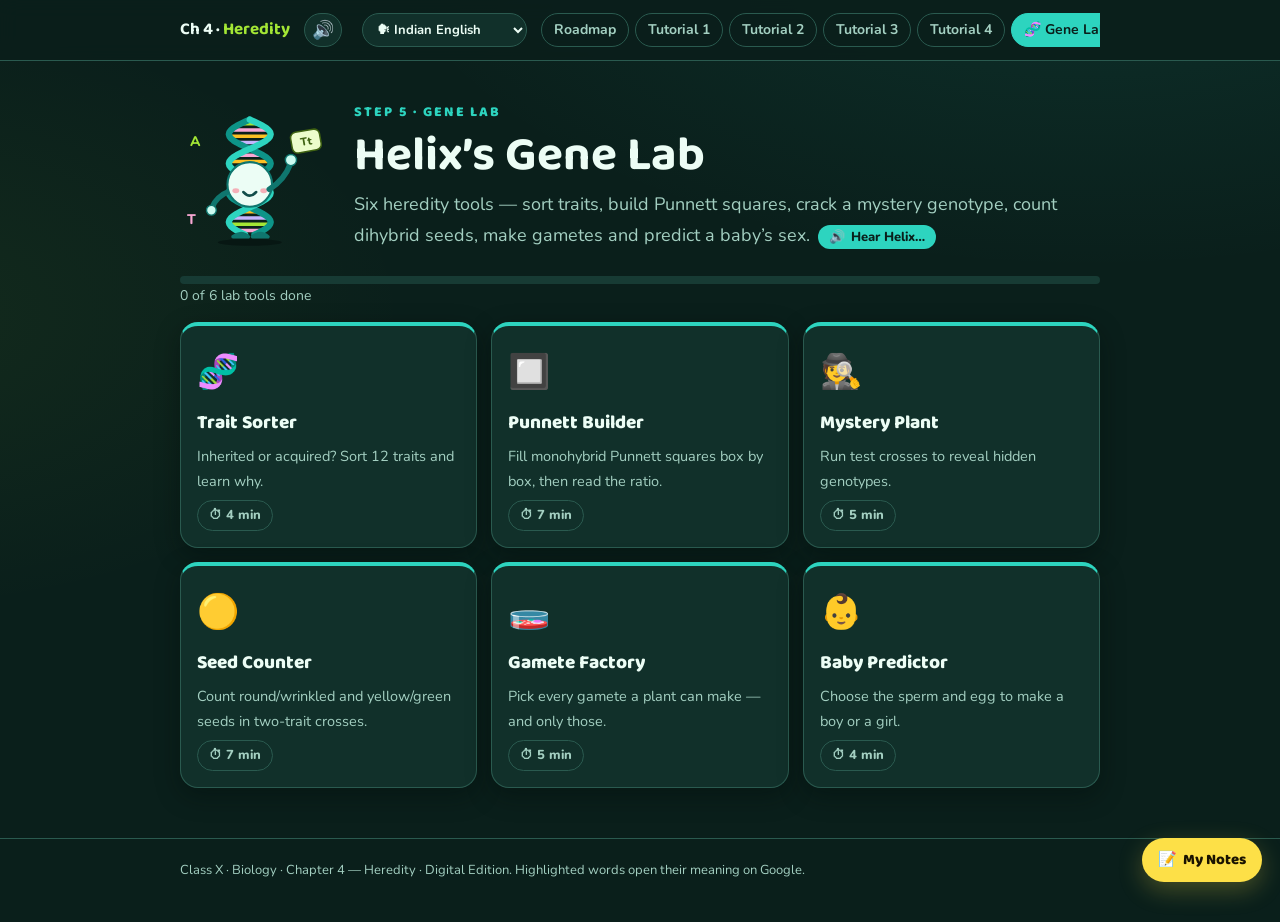
<file: virtual-lab.html>
<!doctype html>
<html lang="en"><head><meta charset="utf-8"><meta name="viewport" content="width=device-width,initial-scale=1">
<title>Helix’s Gene Lab — Heredity</title><link rel="preconnect" href="https://fonts.googleapis.com"><link rel="preconnect" href="https://fonts.gstatic.com" crossorigin><link href="https://fonts.googleapis.com/css2?family=Baloo+2:wght@600;700;800&family=Nunito:wght@400;600;700;800&display=swap" rel="stylesheet"><link rel="stylesheet" href="css/styles.css"></head>
<body data-note="lab" data-note-label="Gene Lab" style="--c:var(--cyan)">
<header class="topbar"><div class="wrap"><a class="brand" href="index.html">Ch 4 · <span>Heredity</span></a><nav class="tabs" aria-label="Chapter navigation"><a href="index.html">Roadmap</a><a href="tutorial-1.html" data-t="t1">Tutorial 1</a><a href="tutorial-2.html" data-t="t2">Tutorial 2</a><a href="tutorial-3.html" data-t="t3">Tutorial 3</a><a href="tutorial-4.html" data-t="t4">Tutorial 4</a><a href="virtual-lab.html" class="on">🧬 Gene Lab</a><a href="revise.html">🃏 Revise</a><a href="practice-hub.html">Practice Hub</a><a href="assessment.html">Assessment</a><a href="worksheet.html">📝 Worksheets</a><a href="games.html">🎮 Arcade</a></nav></div><div class="progress"></div></header>
<main class="wrap">
<section id="lab-hub">
<section class="hub-hero auto-voice" data-voice="lab_hub"><svg class="mascot" viewBox="0 0 215 200" role="img" aria-label="Helix, the DNA mascot"><g class="body">
<ellipse cx="100" cy="194" rx="46" ry="5" fill="#071713"/>
<text class="spark" x="14" y="56" font-size="20" font-weight="800" fill="#a3e635" font-family="Baloo 2, Nunito, sans-serif">A</text><text class="spark s2" x="10" y="168" font-size="20" font-weight="800" fill="#f9a8d4" font-family="Baloo 2, Nunito, sans-serif">T</text>
<line x1="113.0" y1="24" x2="87.0" y2="24" stroke="#a3e635" stroke-width="5" stroke-linecap="round"/><line x1="127.0" y1="33" x2="73.0" y2="33" stroke="#f9a8d4" stroke-width="5" stroke-linecap="round"/><line x1="129.2" y1="42" x2="70.8" y2="42" stroke="#fbbf24" stroke-width="5" stroke-linecap="round"/><line x1="118.7" y1="51" x2="81.3" y2="51" stroke="#c4b5fd" stroke-width="5" stroke-linecap="round"/><line x1="100.0" y1="60" x2="100.0" y2="60" stroke="#a3e635" stroke-width="5" stroke-linecap="round"/><line x1="81.3" y1="69" x2="118.7" y2="69" stroke="#f9a8d4" stroke-width="5" stroke-linecap="round"/><line x1="70.8" y1="78" x2="129.2" y2="78" stroke="#fbbf24" stroke-width="5" stroke-linecap="round"/><line x1="87.0" y1="150" x2="113.0" y2="150" stroke="#fbbf24" stroke-width="5" stroke-linecap="round"/><line x1="73.0" y1="159" x2="127.0" y2="159" stroke="#c4b5fd" stroke-width="5" stroke-linecap="round"/><line x1="70.8" y1="168" x2="129.2" y2="168" stroke="#a3e635" stroke-width="5" stroke-linecap="round"/><line x1="81.3" y1="177" x2="118.7" y2="177" stroke="#f9a8d4" stroke-width="5" stroke-linecap="round"/>
<path d="M100.0 18 L93.3 21 L87.0 24 L81.3 27 L76.5 30 L73.0 33 L70.8 36 L70.0 39 L70.8 42 L73.0 45 L76.5 48 L81.3 51 L87.0 54 L93.3 57 L100.0 60 L106.7 63 L113.0 66 L118.7 69 L123.5 72 L127.0 75 L129.2 78 L130.0 81 L129.2 84 L127.0 87 L123.5 90 L118.7 93 L113.0 96 L106.7 99 L100.0 102 L93.3 105 L87.0 108 L81.3 111 L76.5 114 L73.0 117 L70.8 120 L70.0 123 L70.8 126 L73.0 129 L76.5 132 L81.3 135 L87.0 138 L93.3 141 L100.0 144 L106.7 147 L113.0 150 L118.7 153 L123.5 156 L127.0 159 L129.2 162 L130.0 165 L129.2 168 L127.0 171 L123.5 174 L118.7 177 L113.0 180 L106.7 183" stroke="#0d9488" stroke-width="9" fill="none" stroke-linecap="round" stroke-linejoin="round"/>
<path d="M100.0 18 L106.7 21 L113.0 24 L118.7 27 L123.5 30 L127.0 33 L129.2 36 L130.0 39 L129.2 42 L127.0 45 L123.5 48 L118.7 51 L113.0 54 L106.7 57 L100.0 60 L93.3 63 L87.0 66 L81.3 69 L76.5 72 L73.0 75 L70.8 78 L70.0 81 L70.8 84 L73.0 87 L76.5 90 L81.3 93 L87.0 96 L93.3 99 L100.0 102 L106.7 105 L113.0 108 L118.7 111 L123.5 114 L127.0 117 L129.2 120 L130.0 123 L129.2 126 L127.0 129 L123.5 132 L118.7 135 L113.0 138 L106.7 141 L100.0 144 L93.3 147 L87.0 150 L81.3 153 L76.5 156 L73.0 159 L70.8 162 L70.0 165 L70.8 168 L73.0 171 L76.5 174 L81.3 177 L87.0 180 L93.3 183" stroke="#2dd4bf" stroke-width="9" fill="none" stroke-linecap="round" stroke-linejoin="round"/>
<path d="M72 120 Q52 128 46 144" stroke="#0f766e" stroke-width="8" stroke-linecap="round" fill="none"/><circle cx="45" cy="148" r="7" fill="#ccfbf1" stroke="#0f766e" stroke-width="2"/>
<path d="M76 186 q12 -9 22 0 Z M104 186 q12 -9 22 0 Z" fill="#0f766e" stroke="#0f766e" stroke-width="5" stroke-linejoin="round"/>
<circle cx="100" cy="111" r="32" fill="#ecfdf5" stroke="#0f766e" stroke-width="3"/>
<ellipse cx="88" cy="104" rx="7.5" ry="9" fill="#fff"/><ellipse cx="112" cy="104" rx="7.5" ry="9" fill="#fff"/>
<circle cx="89" cy="106" r="5" fill="#134e4a"/><circle cx="111" cy="106" r="5" fill="#134e4a"/><circle cx="91" cy="104" r="1.8" fill="#fff"/><circle cx="113" cy="104" r="1.8" fill="#fff"/>
<ellipse class="lid" cx="88" cy="104" rx="8.5" ry="10" fill="#ecfdf5"/><ellipse class="lid" cx="112" cy="104" rx="8.5" ry="10" fill="#ecfdf5"/>
<ellipse cx="80" cy="120" rx="5" ry="3.5" fill="#fb7185" opacity=".55"/><ellipse cx="120" cy="120" rx="5" ry="3.5" fill="#fb7185" opacity=".55"/>
<path class="mouth" d="M91 122 Q100 132 109 122" stroke="#134e4a" stroke-width="4" fill="none" stroke-linecap="round"/>
<g class="wave"><path d="M128 118 Q150 104 158 82" stroke="#0f766e" stroke-width="8" stroke-linecap="round" fill="none"/><circle cx="159" cy="76" r="8" fill="#ccfbf1" stroke="#0f766e" stroke-width="2"/><g transform="rotate(-10 180 52)"><rect x="160" y="34" width="42" height="30" rx="8" fill="#ecfccb" stroke="#3f6212" stroke-width="2.2"/><text x="181" y="55" text-anchor="middle" font-size="16" font-weight="800" fill="#3f6212" font-family="Baloo 2, Nunito, sans-serif">Tt</text></g></g></g></svg><div><div class="kicker" style="font:800 14px var(--font-head);letter-spacing:.14em;color:var(--cyan);text-transform:uppercase">Step 5 · Gene Lab</div>
<h1>Helix’s Gene Lab</h1><p style="margin:0;color:var(--muted)">Six heredity tools — sort traits, build Punnett squares, crack a mystery genotype, count dihybrid seeds, make gametes and predict a baby’s sex.</p></div></section>
<div class="meter lab-meter" style="--c:var(--cyan)"><i></i></div><p class="hint lab-meter-t">0 of 6 lab tools done</p>
<div class="lab-grid">
<button type="button" class="lab-card" data-lab="traits"><span class="lc-ico">🧬</span><span class="lc-t">Trait Sorter</span><span class="lc-d">Inherited or acquired? Sort 12 traits and learn why.</span><span class="lc-m"><span class="chip">⏱ 4 min</span><span class="chip done lc-done" hidden>✓ Done</span></span></button>
<button type="button" class="lab-card" data-lab="punnett"><span class="lc-ico">🔲</span><span class="lc-t">Punnett Builder</span><span class="lc-d">Fill monohybrid Punnett squares box by box, then read the ratio.</span><span class="lc-m"><span class="chip">⏱ 7 min</span><span class="chip done lc-done" hidden>✓ Done</span></span></button>
<button type="button" class="lab-card" data-lab="testcross"><span class="lc-ico">🕵️</span><span class="lc-t">Mystery Plant</span><span class="lc-d">Run test crosses to reveal hidden genotypes.</span><span class="lc-m"><span class="chip">⏱ 5 min</span><span class="chip done lc-done" hidden>✓ Done</span></span></button>
<button type="button" class="lab-card" data-lab="dihybrid"><span class="lc-ico">🟡</span><span class="lc-t">Seed Counter</span><span class="lc-d">Count round/wrinkled and yellow/green seeds in two-trait crosses.</span><span class="lc-m"><span class="chip">⏱ 7 min</span><span class="chip done lc-done" hidden>✓ Done</span></span></button>
<button type="button" class="lab-card" data-lab="gametes"><span class="lc-ico">🧫</span><span class="lc-t">Gamete Factory</span><span class="lc-d">Pick every gamete a plant can make — and only those.</span><span class="lc-m"><span class="chip">⏱ 5 min</span><span class="chip done lc-done" hidden>✓ Done</span></span></button>
<button type="button" class="lab-card" data-lab="sexdet"><span class="lc-ico">👶</span><span class="lc-t">Baby Predictor</span><span class="lc-d">Choose the sperm and egg to make a boy or a girl.</span><span class="lc-m"><span class="chip">⏱ 4 min</span><span class="chip done lc-done" hidden>✓ Done</span></span></button>
</div></section>

<section class="lab" id="lab-traits" hidden style="--c:var(--cyan)">
<div class="lab-top"><button type="button" class="btn ghost lab-back">← All lab tools</button><h2>🧬 Trait Sorter</h2><span class="hint chal-pos"></span></div><p class="mission chal"></p>
<div class="lab-2col"><div class="bench"><div class="tr-card bk-out"></div></div>
<div class="lab-ctrl"><h4>Your decision</h4><button type="button" class="btn ts-b" data-a="inh">🧬 Inherited</button> <button type="button" class="btn ts-b" data-a="acq" style="--c:var(--amber)">🏋️ Acquired</button>
<p class="lab-read" aria-live="polite"></p></div></div>
<h4>📒 Lab notebook</h4><table class="notebook"><thead><tr><th>#</th><th>Trait</th><th>Type</th></tr></thead><tbody></tbody></table>
</section>

<section class="lab" id="lab-punnett" hidden style="--c:var(--lime)">
<div class="lab-top"><button type="button" class="btn ghost lab-back">← All lab tools</button><h2>🔲 Punnett Builder</h2><span class="hint chal-pos"></span></div><p class="mission chal"></p>
<div class="lab-2col"><div class="bench"><div class="pb"></div></div>
<div class="lab-ctrl"><h4>How to play</h4><p class="hint" style="margin:0 0 8px">Tap a box to cycle its genotype. Fill all four, then check.</p>
<button type="button" class="btn run">✅ Check the square</button><p class="lab-read" aria-live="polite"></p><div class="lab-ask" hidden></div></div></div>
<h4>📒 Lab notebook</h4><table class="notebook"><thead><tr><th>#</th><th>Cross</th><th>Genotypes</th><th>Phenotypes</th></tr></thead><tbody></tbody></table>
</section>

<section class="lab" id="lab-testcross" hidden style="--c:var(--violet)">
<div class="lab-top"><button type="button" class="btn ghost lab-back">← All lab tools</button><h2>🕵️ Mystery Plant</h2><span class="hint chal-pos"></span></div><p class="mission chal"></p>
<div class="lab-2col"><div class="bench"><div class="tc"></div></div>
<div class="lab-ctrl"><h4>1 · Test cross with a recessive plant</h4><button type="button" class="btn ghost tc-run">🌱 Grow 8 offspring</button>
<h4>2 · Your verdict</h4><div class="tc-v"></div>
<p class="lab-read" aria-live="polite"></p></div></div>
<h4>📒 Lab notebook</h4><table class="notebook"><thead><tr><th>#</th><th>Plant</th><th>Offspring seen</th><th>Genotype</th></tr></thead><tbody></tbody></table>
</section>

<section class="lab" id="lab-dihybrid" hidden style="--c:var(--amber)">
<div class="lab-top"><button type="button" class="btn ghost lab-back">← All lab tools</button><h2>🟡 Seed Counter</h2><span class="hint chal-pos"></span></div><p class="mission chal"></p>
<div class="bench"><div class="dc"></div></div>
<div class="lab-ctrl"><h4>Count the boxes of each type</h4><div class="dc-in"></div>
<button type="button" class="btn run">✅ Check counts</button><p class="lab-read" aria-live="polite"></p></div>
<h4>📒 Lab notebook</h4><table class="notebook"><thead><tr><th>#</th><th>Cross</th><th>Round yellow : round green : wrinkled yellow : wrinkled green</th></tr></thead><tbody></tbody></table>
</section>

<section class="lab" id="lab-gametes" hidden style="--c:var(--pink)">
<div class="lab-top"><button type="button" class="btn ghost lab-back">← All lab tools</button><h2>🧫 Gamete Factory</h2><span class="hint chal-pos"></span></div><p class="mission chal"></p>
<div class="lab-2col"><div class="bench"><div class="gf"></div></div>
<div class="lab-ctrl"><h4>Tap every gamete this plant can make</h4><div class="gf-o gm-g"></div>
<button type="button" class="btn run">✅ Check</button><p class="lab-read" aria-live="polite"></p></div></div>
<h4>📒 Lab notebook</h4><table class="notebook"><thead><tr><th>#</th><th>Genotype</th><th>Gametes</th><th>Number</th></tr></thead><tbody></tbody></table>
</section>

<section class="lab" id="lab-sexdet" hidden style="--c:var(--orange)">
<div class="lab-top"><button type="button" class="btn ghost lab-back">← All lab tools</button><h2>👶 Baby Predictor</h2><span class="hint chal-pos"></span></div><p class="mission chal"></p>
<div class="lab-2col"><div class="bench"><div class="sx bp"></div></div>
<div class="lab-ctrl"><h4>Father’s sperm</h4><span class="seg" role="group"><button type="button" data-set="sp" data-val="X">22 + X</button><button type="button" data-set="sp" data-val="Y">22 + Y</button></span>
<h4>Mother’s egg</h4><span class="seg" role="group"><button type="button" data-set="eg" data-val="X">22 + X</button></span>
<button type="button" class="btn run">🤝 Fertilise</button><p class="lab-read" aria-live="polite"></p><div class="lab-ask" hidden></div></div></div>
<h4>📒 Lab notebook</h4><table class="notebook"><thead><tr><th>#</th><th>Sperm + egg</th><th>Baby</th></tr></thead><tbody></tbody></table>
</section>
</main>
<script type="application/json" id="lab-data">{"traits": [["Eye colour", "inh"], ["A scar on the knee from a fall", "acq"], ["Attached earlobes", "inh"], ["Speaking three languages", "acq"], ["Blood group A", "inh"], ["A body-builder's big muscles", "acq"], ["Rolling the tongue into a U", "inh"], ["A dog's tail cut short in an accident", "acq"], ["Dark hair colour", "inh"], ["Hair dyed brown", "acq"], ["Height partly set by genes", "inh"], ["Learning to play the sitar", "acq"]], "punnett": [{"a": "TT", "b": "tt", "q": "All F₁ plants are:", "o": ["Tall", "Dwarf", "Half tall, half dwarf"], "k": 0}, {"a": "Tt", "b": "Tt", "q": "Phenotypic ratio tall : dwarf =", "o": ["1 : 1", "3 : 1", "1 : 2 : 1"], "k": 1}, {"a": "Tt", "b": "tt", "q": "This test cross gives tall : dwarf =", "o": ["1 : 1", "3 : 1", "All tall"], "k": 0}, {"a": "Pp", "b": "Pp", "q": "Genotypic ratio PP : Pp : pp =", "o": ["3 : 1", "1 : 2 : 1", "2 : 1 : 1"], "k": 1}, {"a": "RR", "b": "Rr", "q": "How many offspring show the recessive (wrinkled) trait?", "o": ["None", "1 in 4", "2 in 4"], "k": 0}, {"a": "Ww", "b": "ww", "q": "What fraction are white (ww)?", "o": ["1/4", "1/2", "3/4"], "k": 1}], "testcross": [{"g": "Tt", "ch": "T"}, {"g": "TT", "ch": "T"}, {"g": "Pp", "ch": "P"}, {"g": "RR", "ch": "R"}, {"g": "Yy", "ch": "Y"}], "dihybrid": [{"a": "RrYy", "b": "RrYy"}, {"a": "RrYy", "b": "rryy"}, {"a": "RRYy", "b": "rryy"}, {"a": "RrYY", "b": "Rryy"}, {"a": "RrYy", "b": "Rryy"}], "gametes": ["Tt", "RRYY", "RrYy", "RrYY", "AaBBCc", "AaBbCc"], "sexdet": [{"t": "Make a <b>girl</b>: pick the sperm and the egg.", "want": "X"}, {"t": "Make a <b>boy</b>.", "want": "Y"}, {"t": "Make a girl again — then answer Helix’s question.", "want": "X", "q": "A couple already has three daughters. What is the chance their next baby is a girl?", "o": ["0%", "25%", "50%", "100%"], "k": 2}, {"t": "Make a boy — then answer.", "want": "Y", "q": "Whose chromosome decided that this baby is a boy?", "o": ["Mother's X", "Father's Y", "Both equally", "Neither — it is chance in the egg"], "k": 1}]}</script>
<footer><div class="wrap">Class X · Biology · Chapter 4 — Heredity · Digital Edition. Highlighted words open their meaning on Google.</div></footer>
<script src="js/miko-audio.js"></script><script src="js/chapter.js"></script><script src="js/anim4.js"></script><script src="js/lab4.js"></script>
</body></html>
</file>
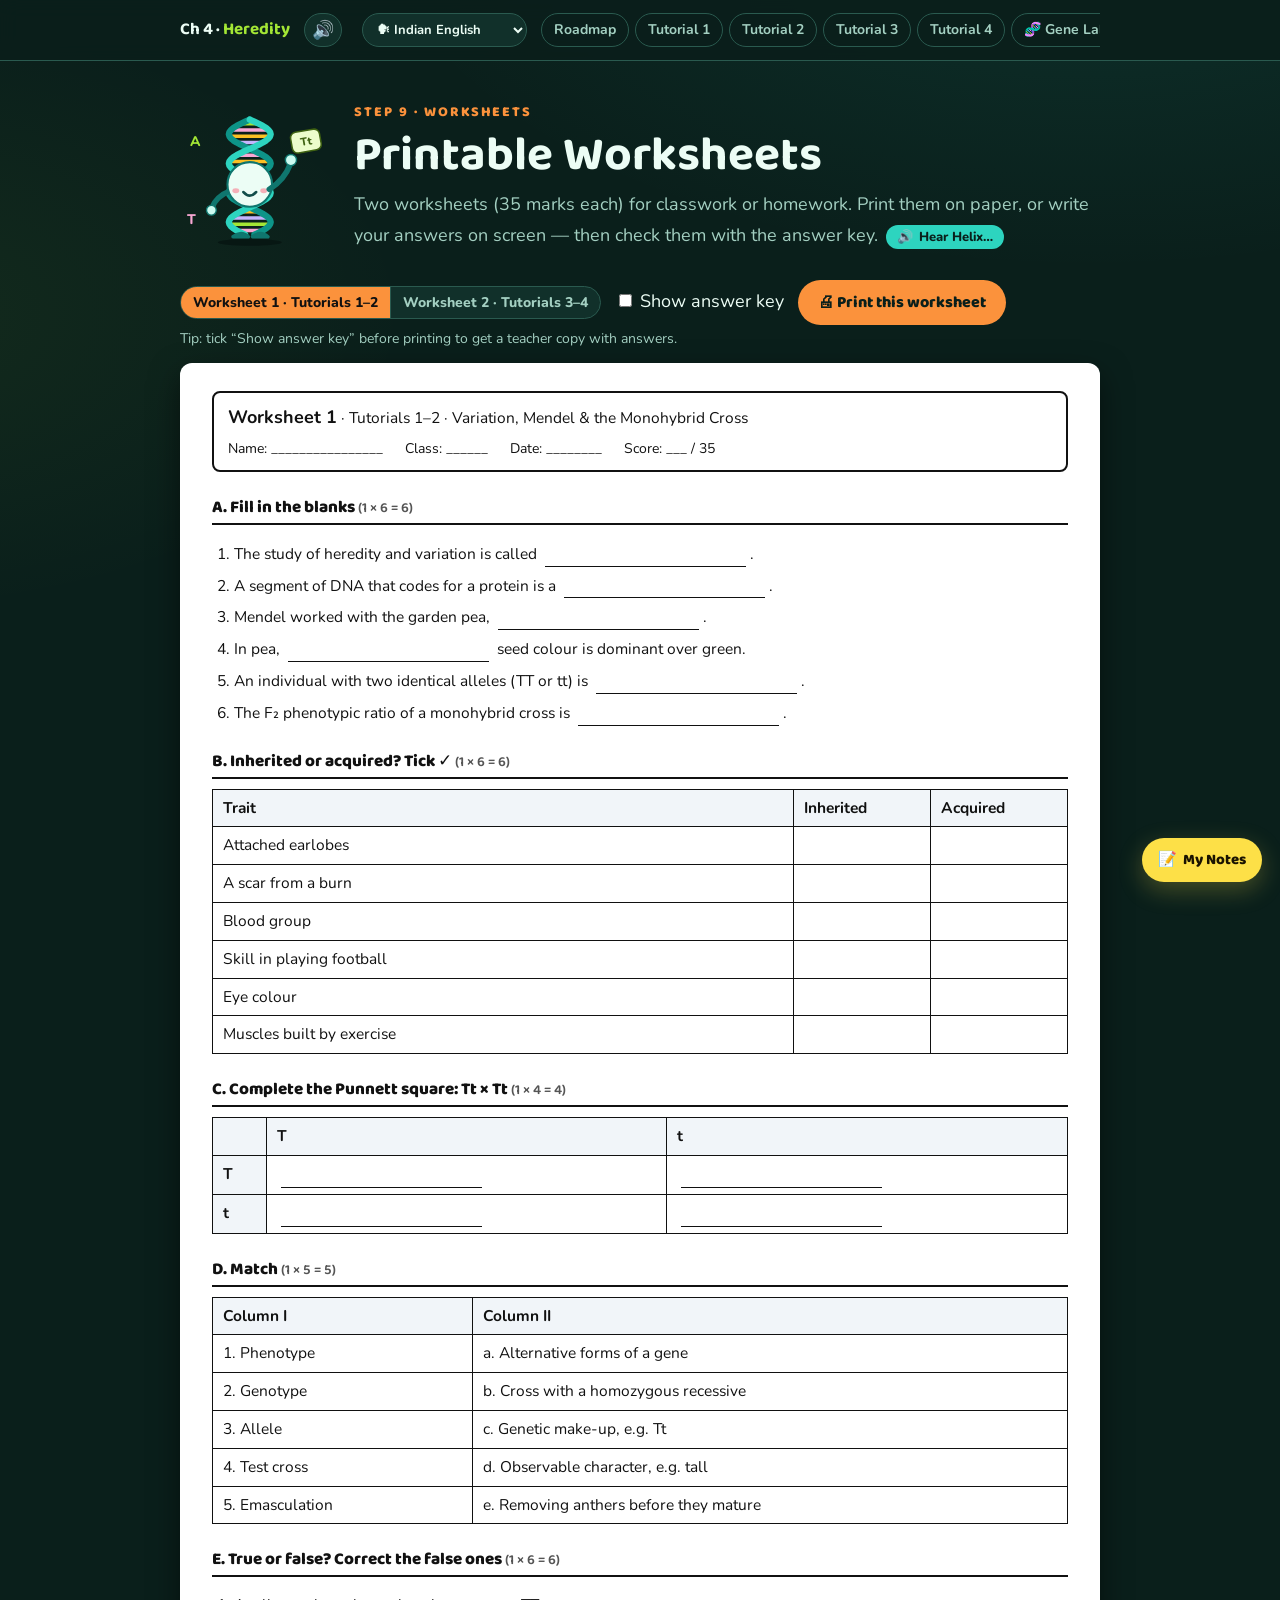
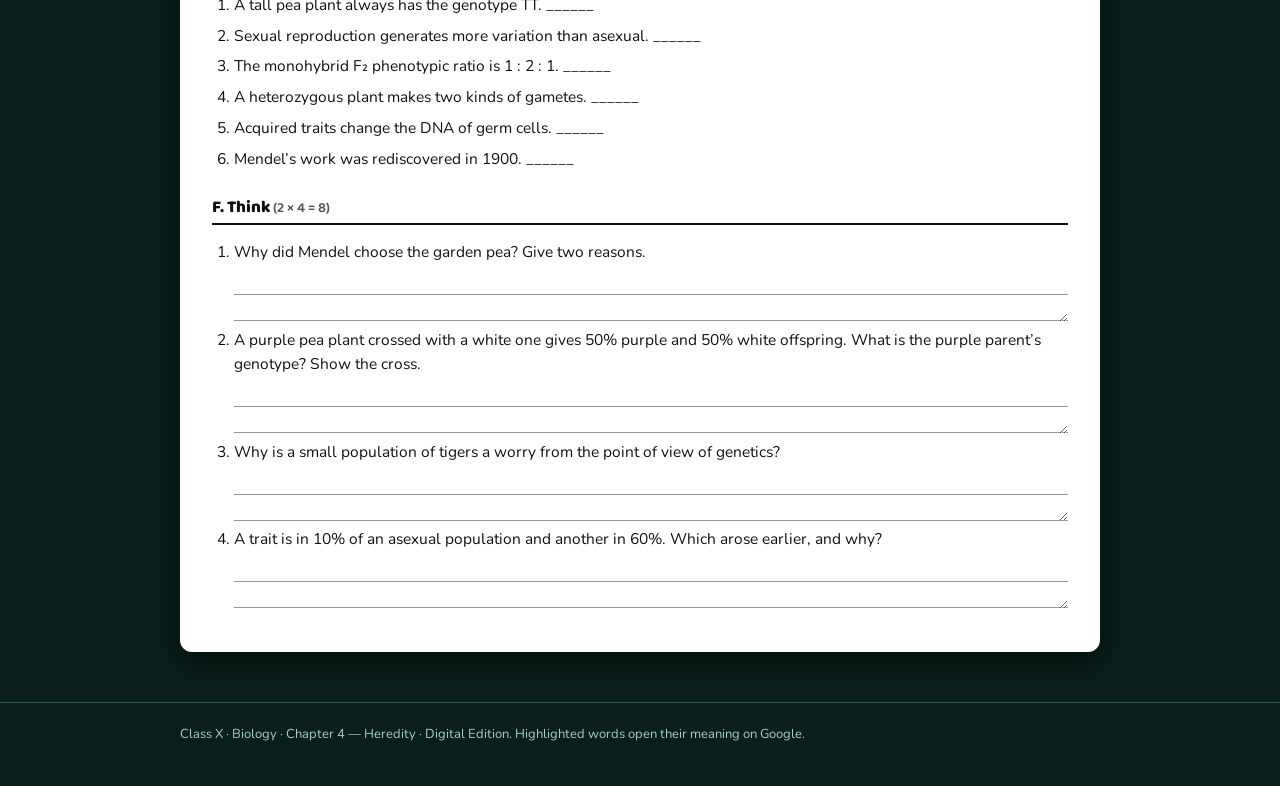
<file: worksheet.html>
<!doctype html>
<html lang="en"><head><meta charset="utf-8"><meta name="viewport" content="width=device-width,initial-scale=1">
<title>Printable Worksheets — Heredity</title><link rel="preconnect" href="https://fonts.googleapis.com"><link rel="preconnect" href="https://fonts.gstatic.com" crossorigin><link href="https://fonts.googleapis.com/css2?family=Baloo+2:wght@600;700;800&family=Nunito:wght@400;600;700;800&display=swap" rel="stylesheet"><link rel="stylesheet" href="css/styles.css"></head>
<body data-note="worksheet" data-note-label="Worksheets" style="--c:var(--orange)">
<header class="topbar"><div class="wrap"><a class="brand" href="index.html">Ch 4 · <span>Heredity</span></a><nav class="tabs" aria-label="Chapter navigation"><a href="index.html">Roadmap</a><a href="tutorial-1.html" data-t="t1">Tutorial 1</a><a href="tutorial-2.html" data-t="t2">Tutorial 2</a><a href="tutorial-3.html" data-t="t3">Tutorial 3</a><a href="tutorial-4.html" data-t="t4">Tutorial 4</a><a href="virtual-lab.html">🧬 Gene Lab</a><a href="revise.html">🃏 Revise</a><a href="practice-hub.html">Practice Hub</a><a href="assessment.html">Assessment</a><a href="worksheet.html" class="on">📝 Worksheets</a><a href="games.html">🎮 Arcade</a></nav></div><div class="progress"></div></header>
<main class="wrap">
<section class="hub-hero auto-voice no-print" data-voice="ws_hub"><svg class="mascot" viewBox="0 0 215 200" role="img" aria-label="Helix, the DNA mascot"><g class="body">
<ellipse cx="100" cy="194" rx="46" ry="5" fill="#071713"/>
<text class="spark" x="14" y="56" font-size="20" font-weight="800" fill="#a3e635" font-family="Baloo 2, Nunito, sans-serif">A</text><text class="spark s2" x="10" y="168" font-size="20" font-weight="800" fill="#f9a8d4" font-family="Baloo 2, Nunito, sans-serif">T</text>
<line x1="113.0" y1="24" x2="87.0" y2="24" stroke="#a3e635" stroke-width="5" stroke-linecap="round"/><line x1="127.0" y1="33" x2="73.0" y2="33" stroke="#f9a8d4" stroke-width="5" stroke-linecap="round"/><line x1="129.2" y1="42" x2="70.8" y2="42" stroke="#fbbf24" stroke-width="5" stroke-linecap="round"/><line x1="118.7" y1="51" x2="81.3" y2="51" stroke="#c4b5fd" stroke-width="5" stroke-linecap="round"/><line x1="100.0" y1="60" x2="100.0" y2="60" stroke="#a3e635" stroke-width="5" stroke-linecap="round"/><line x1="81.3" y1="69" x2="118.7" y2="69" stroke="#f9a8d4" stroke-width="5" stroke-linecap="round"/><line x1="70.8" y1="78" x2="129.2" y2="78" stroke="#fbbf24" stroke-width="5" stroke-linecap="round"/><line x1="87.0" y1="150" x2="113.0" y2="150" stroke="#fbbf24" stroke-width="5" stroke-linecap="round"/><line x1="73.0" y1="159" x2="127.0" y2="159" stroke="#c4b5fd" stroke-width="5" stroke-linecap="round"/><line x1="70.8" y1="168" x2="129.2" y2="168" stroke="#a3e635" stroke-width="5" stroke-linecap="round"/><line x1="81.3" y1="177" x2="118.7" y2="177" stroke="#f9a8d4" stroke-width="5" stroke-linecap="round"/>
<path d="M100.0 18 L93.3 21 L87.0 24 L81.3 27 L76.5 30 L73.0 33 L70.8 36 L70.0 39 L70.8 42 L73.0 45 L76.5 48 L81.3 51 L87.0 54 L93.3 57 L100.0 60 L106.7 63 L113.0 66 L118.7 69 L123.5 72 L127.0 75 L129.2 78 L130.0 81 L129.2 84 L127.0 87 L123.5 90 L118.7 93 L113.0 96 L106.7 99 L100.0 102 L93.3 105 L87.0 108 L81.3 111 L76.5 114 L73.0 117 L70.8 120 L70.0 123 L70.8 126 L73.0 129 L76.5 132 L81.3 135 L87.0 138 L93.3 141 L100.0 144 L106.7 147 L113.0 150 L118.7 153 L123.5 156 L127.0 159 L129.2 162 L130.0 165 L129.2 168 L127.0 171 L123.5 174 L118.7 177 L113.0 180 L106.7 183" stroke="#0d9488" stroke-width="9" fill="none" stroke-linecap="round" stroke-linejoin="round"/>
<path d="M100.0 18 L106.7 21 L113.0 24 L118.7 27 L123.5 30 L127.0 33 L129.2 36 L130.0 39 L129.2 42 L127.0 45 L123.5 48 L118.7 51 L113.0 54 L106.7 57 L100.0 60 L93.3 63 L87.0 66 L81.3 69 L76.5 72 L73.0 75 L70.8 78 L70.0 81 L70.8 84 L73.0 87 L76.5 90 L81.3 93 L87.0 96 L93.3 99 L100.0 102 L106.7 105 L113.0 108 L118.7 111 L123.5 114 L127.0 117 L129.2 120 L130.0 123 L129.2 126 L127.0 129 L123.5 132 L118.7 135 L113.0 138 L106.7 141 L100.0 144 L93.3 147 L87.0 150 L81.3 153 L76.5 156 L73.0 159 L70.8 162 L70.0 165 L70.8 168 L73.0 171 L76.5 174 L81.3 177 L87.0 180 L93.3 183" stroke="#2dd4bf" stroke-width="9" fill="none" stroke-linecap="round" stroke-linejoin="round"/>
<path d="M72 120 Q52 128 46 144" stroke="#0f766e" stroke-width="8" stroke-linecap="round" fill="none"/><circle cx="45" cy="148" r="7" fill="#ccfbf1" stroke="#0f766e" stroke-width="2"/>
<path d="M76 186 q12 -9 22 0 Z M104 186 q12 -9 22 0 Z" fill="#0f766e" stroke="#0f766e" stroke-width="5" stroke-linejoin="round"/>
<circle cx="100" cy="111" r="32" fill="#ecfdf5" stroke="#0f766e" stroke-width="3"/>
<ellipse cx="88" cy="104" rx="7.5" ry="9" fill="#fff"/><ellipse cx="112" cy="104" rx="7.5" ry="9" fill="#fff"/>
<circle cx="89" cy="106" r="5" fill="#134e4a"/><circle cx="111" cy="106" r="5" fill="#134e4a"/><circle cx="91" cy="104" r="1.8" fill="#fff"/><circle cx="113" cy="104" r="1.8" fill="#fff"/>
<ellipse class="lid" cx="88" cy="104" rx="8.5" ry="10" fill="#ecfdf5"/><ellipse class="lid" cx="112" cy="104" rx="8.5" ry="10" fill="#ecfdf5"/>
<ellipse cx="80" cy="120" rx="5" ry="3.5" fill="#fb7185" opacity=".55"/><ellipse cx="120" cy="120" rx="5" ry="3.5" fill="#fb7185" opacity=".55"/>
<path class="mouth" d="M91 122 Q100 132 109 122" stroke="#134e4a" stroke-width="4" fill="none" stroke-linecap="round"/>
<g class="wave"><path d="M128 118 Q150 104 158 82" stroke="#0f766e" stroke-width="8" stroke-linecap="round" fill="none"/><circle cx="159" cy="76" r="8" fill="#ccfbf1" stroke="#0f766e" stroke-width="2"/><g transform="rotate(-10 180 52)"><rect x="160" y="34" width="42" height="30" rx="8" fill="#ecfccb" stroke="#3f6212" stroke-width="2.2"/><text x="181" y="55" text-anchor="middle" font-size="16" font-weight="800" fill="#3f6212" font-family="Baloo 2, Nunito, sans-serif">Tt</text></g></g></g></svg><div><div class="kicker" style="font:800 14px var(--font-head);letter-spacing:.14em;color:var(--orange);text-transform:uppercase">Step 9 · Worksheets</div>
<h1>Printable Worksheets</h1><p style="margin:0;color:var(--muted)">Two worksheets (35 marks each) for classwork or homework. Print them on paper, or write your answers on screen — then check them with the answer key.</p></div></section>
<div class="ws-bar no-print"><span class="seg ws-pick" role="group"><button type="button" data-ws="ws1" class="on">Worksheet 1 · Tutorials 1–2</button><button type="button" data-ws="ws2">Worksheet 2 · Tutorials 3–4</button></span>
<label><input type="checkbox" class="ws-key"> Show answer key</label><button type="button" class="btn ws-print">🖨 Print this worksheet</button></div>
<p class="hint no-print">Tip: tick “Show answer key” before printing to get a teacher copy with answers.</p>
<div class="ws-paper"><article class="ws" id="ws1">
<header class="ws-head"><div><b>Worksheet 1</b> · Tutorials 1–2 · Variation, Mendel &amp; the Monohybrid Cross</div><div class="ws-fields"><span>Name: ________________</span><span>Class: ______</span><span>Date: ________</span><span>Score: ___ / 35</span></div></header>
<h3>A. Fill in the blanks <small>(1 × 6 = 6)</small></h3><ol>
<li>The study of heredity and variation is called <span class="ws-blank" style="min-width:100px"><span class="key">genetics</span></span>.</li>
<li>A segment of DNA that codes for a protein is a <span class="ws-blank" style="min-width:80px"><span class="key">gene</span></span>.</li>
<li>Mendel worked with the garden pea, <i><span class="ws-blank" style="min-width:130px"><span class="key">Pisum sativum</span></span></i>.</li>
<li>In pea, <span class="ws-blank" style="min-width:80px"><span class="key">yellow</span></span> seed colour is dominant over green.</li>
<li>An individual with two identical alleles (TT or tt) is <span class="ws-blank" style="min-width:120px"><span class="key">homozygous</span></span>.</li>
<li>The F₂ phenotypic ratio of a monohybrid cross is <span class="ws-blank" style="min-width:70px"><span class="key">3 : 1</span></span>.</li></ol>
<h3>B. Inherited or acquired? Tick ✓ <small>(1 × 6 = 6)</small></h3>
<table class="ws-tab tick"><tr><th>Trait</th><th>Inherited</th><th>Acquired</th></tr><tr><td>Attached earlobes</td><td><span class=key>✓</span></td><td></td></tr><tr><td>A scar from a burn</td><td></td><td><span class=key>✓</span></td></tr><tr><td>Blood group</td><td><span class=key>✓</span></td><td></td></tr><tr><td>Skill in playing football</td><td></td><td><span class=key>✓</span></td></tr><tr><td>Eye colour</td><td><span class=key>✓</span></td><td></td></tr><tr><td>Muscles built by exercise</td><td></td><td><span class=key>✓</span></td></tr></table>
<h3>C. Complete the Punnett square: Tt × Tt <small>(1 × 4 = 4)</small></h3>
<table class="ws-tab pg-ws"><tr><th></th><th>T</th><th>t</th></tr><tr><th>T</th><td><span class="ws-blank" style="min-width:46px"><span class="key">TT</span></span></td><td><span class="ws-blank" style="min-width:46px"><span class="key">Tt</span></span></td></tr><tr><th>t</th><td><span class="ws-blank" style="min-width:46px"><span class="key">Tt</span></span></td><td><span class="ws-blank" style="min-width:46px"><span class="key">tt</span></span></td></tr></table>
<h3>D. Match <small>(1 × 5 = 5)</small></h3>
<table class="ws-tab"><tr><th>Column I</th><th>Column II</th></tr>
<tr><td>1. Phenotype <span class="key">→ d</span></td><td>a. Alternative forms of a gene</td></tr><tr><td>2. Genotype <span class="key">→ c</span></td><td>b. Cross with a homozygous recessive</td></tr>
<tr><td>3. Allele <span class="key">→ a</span></td><td>c. Genetic make-up, e.g. Tt</td></tr><tr><td>4. Test cross <span class="key">→ b</span></td><td>d. Observable character, e.g. tall</td></tr>
<tr><td>5. Emasculation <span class="key">→ e</span></td><td>e. Removing anthers before they mature</td></tr></table>
<h3>E. True or false? Correct the false ones <small>(1 × 6 = 6)</small></h3><ol>
<li>A tall pea plant always has the genotype TT. ______ <span class="key">False — Tt is also tall.</span></li>
<li>Sexual reproduction generates more variation than asexual. ______ <span class="key">True</span></li>
<li>The monohybrid F₂ phenotypic ratio is 1 : 2 : 1. ______ <span class="key">False — 3 : 1 (1 : 2 : 1 is genotypic).</span></li>
<li>A heterozygous plant makes two kinds of gametes. ______ <span class="key">True</span></li>
<li>Acquired traits change the DNA of germ cells. ______ <span class="key">False — they affect only body cells.</span></li>
<li>Mendel’s work was rediscovered in 1900. ______ <span class="key">True</span></li></ol>
<h3>F. Think <small>(2 × 4 = 8)</small></h3><ol>
<li>Why did Mendel choose the garden pea? Give two reasons.<div class="ws-lines"><span></span><span></span></div><div class="key key-block">✔ Self-pollinating so pure lines are easy; easy to cross by hand; short life cycle; clear contrasting traits.</div></li>
<li>A purple pea plant crossed with a white one gives 50% purple and 50% white offspring. What is the purple parent’s genotype? Show the cross.<div class="ws-lines"><span></span><span></span></div><div class="key key-block">✔ Pp. Pp × pp → 1 Pp (purple) : 1 pp (white).</div></li>
<li>Why is a small population of tigers a worry from the point of view of genetics?<div class="ws-lines"><span></span><span></span></div><div class="key key-block">✔ Little variation; one disease or change could wipe them all out.</div></li>
<li>A trait is in 10% of an asexual population and another in 60%. Which arose earlier, and why?<div class="ws-lines"><span></span><span></span></div><div class="key key-block">✔ The 60% trait — it has had more generations to spread by division.</div></li></ol>
</article><article class="ws" id="ws2">
<header class="ws-head"><div><b>Worksheet 2</b> · Tutorials 3–4 · Dihybrid Cross, Gene Expression &amp; Sex Determination</div><div class="ws-fields"><span>Name: ________________</span><span>Class: ______</span><span>Date: ________</span><span>Score: ___ / 35</span></div></header>
<h3>A. Fill in the blanks <small>(1 × 6 = 6)</small></h3><ol>
<li>The law of independent assortment came from the <span class="ws-blank" style="min-width:90px"><span class="key">dihybrid</span></span> cross.</li>
<li>The F₂ phenotypic ratio of a dihybrid cross is <span class="ws-blank" style="min-width:110px"><span class="key">9 : 3 : 3 : 1</span></span>.</li>
<li>RrYy makes <span class="ws-blank" style="min-width:40px"><span class="key">4</span></span> types of gametes.</li>
<li>Humans have <span class="ws-blank" style="min-width:40px"><span class="key">23</span></span> pairs of chromosomes, of which <span class="ws-blank" style="min-width:40px"><span class="key">22</span></span> pairs are autosomes.</li>
<li>Genes control traits by making <span class="ws-blank" style="min-width:90px"><span class="key">proteins</span></span>.</li></ol>
<h3>B. List the gametes <small>(1 × 3 = 3)</small></h3><ol>
<li>RRYy → <span class="ws-blank" style="min-width:100px"><span class="key">RY, Ry</span></span></li><li>RrYy → <span class="ws-blank" style="min-width:150px"><span class="key">RY, Ry, rY, ry</span></span></li><li>AaBbCc → number of gametes = <span class="ws-blank" style="min-width:40px"><span class="key">8</span></span></li></ol>
<h3>C. Seeds from RrYy × RrYy <small>(1 × 4 = 4)</small></h3>
<table class="ws-tab"><tr><th>Phenotype</th><th>Out of 16</th><th>Out of 560 seeds</th></tr>
<tr><td>Round yellow</td><td><span class="ws-blank" style="min-width:40px"><span class="key">9</span></span></td><td><span class="ws-blank" style="min-width:60px"><span class="key">315</span></span></td></tr><tr><td>Round green</td><td><span class="ws-blank" style="min-width:40px"><span class="key">3</span></span></td><td><span class="ws-blank" style="min-width:60px"><span class="key">105</span></span></td></tr>
<tr><td>Wrinkled yellow</td><td><span class="ws-blank" style="min-width:40px"><span class="key">3</span></span></td><td><span class="ws-blank" style="min-width:60px"><span class="key">105</span></span></td></tr><tr><td>Wrinkled green</td><td><span class="ws-blank" style="min-width:40px"><span class="key">1</span></span></td><td><span class="ws-blank" style="min-width:60px"><span class="key">35</span></span></td></tr></table>
<h3>D. True or false? <small>(1 × 5 = 5)</small></h3><ol>
<li>A child who inherits a Y chromosome from the father is a girl. ______ <span class="key">False — XY is a boy.</span></li>
<li>The mother decides the sex of a human child. ______ <span class="key">False — the father’s sperm does.</span></li>
<li>Round-green seeds in F₂ of RRYY × rryy are recombinants. ______ <span class="key">True</span></li>
<li>In some reptiles, egg temperature decides the sex. ______ <span class="key">True</span></li>
<li>Each gamete carries two copies of every gene. ______ <span class="key">False — one copy.</span></li></ol>
<h3>E. Show your working <small>(3 × 3 = 9)</small></h3><ol>
<li>Draw a flow chart to show how the sex of a child is determined in humans.<div class="ws-lines"><span></span><span></span><span></span></div><div class="key key-block">✔ Father 44+XY → sperm 22+X or 22+Y; mother 44+XX → eggs 22+X. 22+X + 22+X → 44+XX girl; 22+Y + 22+X → 44+XY boy; 50 : 50.</div></li>
<li>Tall plants with violet flowers × short plants with white flowers → all violet, about half short. Find the tall parent’s genotype.<div class="ws-lines"><span></span><span></span></div><div class="key key-block">✔ TtWW — half short needs t; all violet needs WW.</div></li>
<li>Explain how a gene makes a plant tall.<div class="ws-lines"><span></span><span></span></div><div class="key key-block">✔ The gene codes for an enzyme; an efficient enzyme makes more growth hormone; more hormone → tall plant.</div></li></ol>
<h3>F. Case study <small>(2 × 4 = 8)</small></h3>
<p>A farmer pollinates a round-seeded pea plant with pollen from a wrinkled-seeded plant. The pod has <b>only round</b> seeds.</p><ol>
<li>Which allele is dominant?<div class="ws-lines"><span></span></div><div class="key key-block">✔ Round (R).</div></li>
<li>What is the likely genotype of the round parent?<div class="ws-lines"><span></span></div><div class="key key-block">✔ RR — no wrinkled seeds appeared.</div></li>
<li>Which cross gives round and wrinkled seeds in equal numbers?<div class="ws-lines"><span></span></div><div class="key key-block">✔ Rr × rr.</div></li>
<li>Rr × Rr gives 1000 plants. How many have wrinkled seeds?<div class="ws-lines"><span></span></div><div class="key key-block">✔ 250 (1/4).</div></li></ol>
</article></div>
</main>
<footer><div class="wrap">Class X · Biology · Chapter 4 — Heredity · Digital Edition. Highlighted words open their meaning on Google.</div></footer>
<script src="js/miko-audio.js"></script><script src="js/chapter.js"></script><script src="js/anim4.js"></script><script src="js/worksheet.js"></script>
</body></html>
</file>
<file: css/styles.css>
/* ===== The Invisible Living World — Digital Edition (Class VIII Science, Ch 2) ===== */
:root{
  --bg:#000000; --surface:#0d0f14; --surface-2:#151922; --line:#262c38;
  --text:#eef1f6; --muted:#a7b0c0;
  --cyan:#22d3ee; --lime:#a3e635; --amber:#fbbf24; --pink:#f472b6; --violet:#a78bfa; --orange:#fb923c; --red:#f87171;
  --word:#fde047;
  --radius:16px;
  --font-head:"Baloo 2", system-ui, sans-serif;
  --font-body:"Nunito", system-ui, sans-serif;
}
*{box-sizing:border-box}
html{scroll-behavior:smooth}
body{margin:0;background:var(--bg);color:var(--text);font:400 18px/1.75 var(--font-body);-webkit-font-smoothing:antialiased}
img{max-width:100%;display:block}
a{color:var(--cyan)}
h1,h2,h3,h4{font-family:var(--font-head);line-height:1.2;margin:0 0 .5em}
.wrap{max-width:960px;margin:0 auto;padding:0 20px}
@media (max-width:600px){body{font-size:17px}.wrap{padding:0 16px}}

/* ---------- top bar ---------- */
.topbar{position:sticky;top:0;z-index:50;background:rgba(10,31,27,.9);backdrop-filter:blur(10px);border-bottom:1px solid var(--line)}
.topbar .wrap{display:flex;align-items:center;gap:14px;height:60px}
.brand{font-family:var(--font-head);font-weight:700;color:var(--text);text-decoration:none;white-space:nowrap;font-size:17px}
.brand span{color:var(--lime)}
.tabs{display:flex;gap:6px;margin-left:auto;overflow-x:auto;scrollbar-width:none}
.tabs a{flex:none;text-decoration:none;color:var(--muted);border:1px solid var(--line);border-radius:999px;padding:4px 12px;font-size:14px;font-weight:700}
.tabs a.on{color:#0a1f1b;background:var(--cyan);border-color:var(--cyan)}
.tabs a.done::after{content:" ✓";color:var(--lime)}
.tabs a.on.done::after{color:#0a1f1b}
.progress{position:absolute;left:0;bottom:-1px;height:3px;width:0;background:linear-gradient(90deg,var(--cyan),var(--lime));transition:width .1s}

/* ---------- mascot ---------- */
.mascot{width:100%;height:auto;overflow:visible}
.mascot .body{animation:float 3.6s ease-in-out infinite;transform-origin:center}
.mascot .lid{animation:blink 5s infinite;transform-origin:center;transform-box:fill-box}
.mascot .wave{animation:wave 1.8s ease-in-out infinite;transform-origin:20% 90%;transform-box:fill-box}
@keyframes float{0%,100%{transform:translateY(0)}50%{transform:translateY(-8px)}}
@keyframes blink{0%,92%,100%{transform:scaleY(0)}95%{transform:scaleY(1)}}
@keyframes wave{0%,100%{transform:rotate(0)}50%{transform:rotate(-14deg)}}
@media (prefers-reduced-motion:reduce){*{animation:none!important;transition:none!important}}

/* ---------- welcome (index) ---------- */
.hero{padding:48px 0 24px;display:grid;grid-template-columns:220px 1fr;gap:28px;align-items:center}
@media (max-width:700px){.hero{grid-template-columns:1fr;text-align:center}.hero .mascot-box{max-width:170px;margin:0 auto}}
.bubble{position:relative;background:var(--surface-2);border:2px solid var(--lime);border-radius:22px;padding:20px 24px;font-size:19px;min-height:150px}
.bubble::before{content:"";position:absolute;left:-14px;top:46px;border:12px solid transparent;border-right-color:var(--lime);border-left:0}
@media (max-width:700px){.bubble{text-align:left}.bubble::before{left:50%;top:-14px;transform:translateX(-50%);border:12px solid transparent;border-bottom-color:var(--lime);border-top:0}}
.bubble b{color:var(--lime)}
.caret{display:inline-block;width:2px;height:1.1em;background:var(--lime);vertical-align:-3px;animation:blink2 1s steps(1) infinite}
@keyframes blink2{50%{opacity:0}}
.chapter-tag{display:inline-block;font:700 14px var(--font-head);letter-spacing:.12em;text-transform:uppercase;color:#0a1f1b;background:var(--amber);border-radius:6px;padding:3px 10px}
.chapter-title{font-size:clamp(34px,6vw,58px);margin:14px 0 6px;background:linear-gradient(90deg,var(--cyan),var(--lime) 60%,var(--amber));-webkit-background-clip:text;background-clip:text;color:transparent}
.sub{color:var(--muted);font-size:18px;margin:0}
.stats{display:grid;grid-template-columns:repeat(4,1fr);gap:12px;margin:28px 0}
@media (max-width:600px){.stats{grid-template-columns:repeat(2,1fr)}}
.stat{background:var(--surface);border:1px solid var(--line);border-radius:14px;padding:14px;text-align:center}
.stat b{display:block;font:800 30px var(--font-head);color:var(--cyan)}
.stat:nth-child(2) b{color:var(--lime)}.stat:nth-child(3) b{color:var(--amber)}.stat:nth-child(4) b{color:var(--pink)}
.stat span{color:var(--muted);font-size:14px}

.section-title{font-size:30px;margin:44px 0 6px}
.section-title + p{color:var(--muted);margin-top:0}

/* roadmap */
.road{position:relative;margin:26px 0 10px;padding-left:46px}
.road::before{content:"";position:absolute;left:18px;top:10px;bottom:10px;width:4px;border-radius:4px;background:repeating-linear-gradient(var(--line) 0 10px,transparent 10px 18px)}
.stop{position:relative;margin-bottom:22px}
.stop .pin{position:absolute;left:-46px;top:16px;width:40px;height:40px;border-radius:50%;display:grid;place-items:center;font:800 18px var(--font-head);color:#0a1f1b;background:var(--c);box-shadow:0 0 0 6px var(--bg),0 0 22px var(--c)}
.stop.finish .pin{background:var(--text)}
.card{background:var(--surface);border:1px solid var(--line);border-radius:var(--radius);padding:20px 22px;border-top:4px solid var(--c)}
.card h3{font-size:24px;margin-bottom:4px}
.meta{display:flex;flex-wrap:wrap;gap:8px;margin:6px 0 12px}
.chip{font-size:13px;font-weight:800;border-radius:999px;padding:3px 11px;border:1px solid var(--line);color:var(--muted)}
.chip.time{color:#0a1f1b;background:var(--c);border-color:var(--c)}
.chip.done{color:#0a1f1b;background:var(--lime);border-color:var(--lime)}
.cols{display:grid;grid-template-columns:1fr 1fr;gap:18px}
@media (max-width:700px){.cols{grid-template-columns:1fr}}
.cols h4{font-size:15px;letter-spacing:.08em;text-transform:uppercase;color:var(--c);margin:0 0 6px}
.cols ul{margin:0;padding-left:20px;font-size:16px;line-height:1.6}
.cols li{margin:3px 0}
.btn{display:inline-flex;align-items:center;gap:8px;margin-top:14px;font:800 16px var(--font-head);color:#0a1f1b;background:var(--c,var(--cyan));border:0;border-radius:999px;padding:10px 20px;text-decoration:none;cursor:pointer}
.btn.ghost{background:transparent;color:var(--text);border:2px solid var(--line)}
.btn:focus-visible,.w:focus-visible,button:focus-visible{outline:3px solid var(--word);outline-offset:3px}

.legend{display:grid;grid-template-columns:repeat(auto-fit,minmax(200px,1fr));gap:12px;margin:18px 0 40px}
.legend div{background:var(--surface);border:1px solid var(--line);border-radius:14px;padding:14px;font-size:15px;color:var(--muted)}
.legend strong{display:block;color:var(--text);font-family:var(--font-head);font-size:17px;margin-bottom:4px}

/* ---------- tutorial page ---------- */
.t-head{padding:40px 0 10px;display:grid;grid-template-columns:110px 1fr;gap:20px;align-items:center}
@media (max-width:600px){.t-head{grid-template-columns:80px 1fr}}
.t-head .kicker{font:800 14px var(--font-head);letter-spacing:.14em;text-transform:uppercase;color:var(--c)}
.t-head h1{font-size:clamp(30px,5vw,46px);margin:4px 0}
.t-head p{margin:0;color:var(--muted)}
.goals{background:var(--surface);border:1px dashed var(--c);border-radius:var(--radius);padding:16px 20px;margin:20px 0 10px}
.goals h4{color:var(--c);margin:0 0 4px;font-size:17px}
.goals ul{margin:0;padding-left:20px;font-size:16px}

.theory h2{font-size:30px;margin:46px 0 14px;color:var(--cyan);display:flex;align-items:center;gap:10px}
.theory h2::before{content:"";width:10px;height:28px;border-radius:4px;background:var(--cyan)}
.theory h3{font-size:22px;margin:26px 0 8px;color:var(--amber)}
.theory p{margin:0 0 14px}
.theory ul,.theory ol{padding-left:24px;margin:0 0 16px}
.theory li{margin:6px 0}
.theory strong{color:var(--lime);font-weight:800}
.theory em{color:var(--pink);font-style:normal;font-weight:700}

/* difficult words */
.w{color:var(--word);font-weight:800;text-decoration:none;border-bottom:2px dotted var(--word);background:rgba(253,224,71,.08);border-radius:3px;padding:0 2px;position:relative;cursor:help}
.w:hover{background:rgba(253,224,71,.2)}
.tip{position:fixed;z-index:100;max-width:300px;background:#fff;color:#111;border-radius:12px;padding:10px 14px;font-size:15px;line-height:1.5;box-shadow:0 10px 30px rgba(0,0,0,.6);pointer-events:none;opacity:0;transform:translateY(4px);transition:opacity .15s,transform .15s}
.tip.show{opacity:1;transform:none}
.tip b{display:block;font-family:var(--font-head);font-size:17px;color:#0e7490}
.tip small{display:block;margin-top:4px;color:#555;font-size:12px}

/* callouts */
.box{border-radius:var(--radius);padding:18px 20px;margin:22px 0;background:var(--surface);border:1px solid var(--line);border-left:6px solid var(--k)}
.box > .label{display:inline-flex;align-items:center;gap:8px;font:800 15px var(--font-head);letter-spacing:.06em;text-transform:uppercase;color:var(--k);margin-bottom:6px}
.box p:last-child,.box ul:last-child{margin-bottom:0}
.def{--k:var(--cyan)}
.fact{--k:var(--amber)}
.further{--k:var(--violet)}
.heritage{--k:var(--orange)}
.scientist{--k:var(--lime)}
.miko{--k:var(--lime);display:grid;grid-template-columns:64px 1fr;gap:14px;align-items:center;background:linear-gradient(90deg,rgba(163,230,53,.08),transparent)}
.miko .mascot{width:64px}
.note{--k:var(--pink)}

/* activity */
.activity{--k:var(--pink);background:var(--surface-2)}
.activity h3{color:var(--text)!important;margin:4px 0 10px!important;font-size:22px}
.mats{display:flex;flex-wrap:wrap;gap:8px;margin:6px 0 14px;padding:0;list-style:none}
.mats li{margin:0!important;font-size:14px;font-weight:700;border:1px solid var(--line);border-radius:999px;padding:3px 12px;background:#071713}
.steps{counter-reset:s;list-style:none;padding:0!important}
.steps li{counter-increment:s;position:relative;padding:8px 12px 8px 50px;border-radius:10px;cursor:pointer;transition:background .15s}
.steps li::before{content:counter(s);position:absolute;left:10px;top:8px;width:28px;height:28px;border-radius:50%;display:grid;place-items:center;font:800 14px var(--font-head);border:2px solid var(--pink);color:var(--pink)}
.steps li:hover{background:rgba(244,114,182,.08)}
.steps li.tick{color:var(--muted)}
.steps li.tick::before{content:"✓";background:var(--pink);color:#0a1f1b}
.obs{display:grid;grid-template-columns:1fr 1fr;gap:12px;margin-top:10px}
@media (max-width:640px){.obs{grid-template-columns:1fr}}
.obs > div{background:#071713;border:1px solid var(--line);border-radius:12px;padding:12px 14px;font-size:16px}
.obs h5{margin:0 0 4px;font:800 14px var(--font-head);letter-spacing:.08em;text-transform:uppercase}
.obs > div:first-child h5{color:var(--cyan)}.obs > div:last-child h5{color:var(--lime)}
details.reveal summary{cursor:pointer;font-weight:800;color:var(--pink);margin-top:10px}
.hint{font-size:14px;color:var(--muted);margin:-4px 0 6px}

/* figures */
.fig{margin:22px auto;max-width:640px;text-align:center}
.fig .pane{background:#fff;border-radius:14px;padding:12px;cursor:zoom-in;display:inline-block;box-shadow:0 0 0 1px var(--line)}
.fig img{margin:0 auto;max-height:360px;width:auto}
.fig figcaption{font-size:14px;color:var(--muted);margin-top:8px}
.fig figcaption b{color:var(--text)}
.figrow{display:grid;grid-template-columns:repeat(auto-fit,minmax(200px,1fr));gap:16px;align-items:end}
.figrow .fig{margin:10px 0}
.lightbox{position:fixed;inset:0;background:rgba(8,26,22,.94);display:none;place-items:center;z-index:200;padding:20px;cursor:zoom-out}
.lightbox.show{display:grid}
.lightbox img{max-width:96vw;max-height:90vh;background:#fff;border-radius:12px;padding:10px}

/* tables */
.tbl{overflow-x:auto;margin:20px 0;border-radius:14px;border:1px solid var(--line)}
.tbl table{width:100%;border-collapse:collapse;font-size:16px;min-width:520px}
.tbl th{background:var(--surface-2);color:var(--amber);font-family:var(--font-head);text-align:left;padding:10px 14px;font-size:16px}
.tbl td{padding:10px 14px;border-top:1px solid var(--line);vertical-align:top}
.tbl td:first-child{font-weight:800;color:var(--cyan)}
.tbl caption{caption-side:top;text-align:left;padding:10px 14px;font-weight:800;color:var(--muted);font-size:14px;letter-spacing:.06em;text-transform:uppercase}
.tbl .thumb{background:#fff;border-radius:8px;padding:4px;width:110px}
.tbl .thumb img{max-height:90px;margin:0 auto}

/* flow */
.flow{display:flex;flex-wrap:wrap;align-items:center;gap:8px;margin:18px 0}
.flow span{background:var(--surface-2);border:1px solid var(--c,var(--cyan));border-radius:10px;padding:8px 12px;font-weight:800;font-size:15px}
.flow i{font-style:normal;color:var(--muted);font-weight:800}

/* quick check */
.check{margin:56px 0 24px;background:var(--surface);border:2px solid var(--c);border-radius:22px;padding:22px}
.check > h2{color:var(--c)!important;margin-top:0!important}
.check > h2::before{background:var(--c)!important}
.score{font:800 16px var(--font-head);color:var(--muted)}
.q{border-top:1px solid var(--line);padding:16px 0}
.q .stem{font-weight:700;margin-bottom:10px}
.q .stem small{color:var(--muted);font-weight:800;margin-right:6px}
.opts{display:grid;gap:8px}
.opts button,.tf button{font:600 16px var(--font-body);color:var(--text);text-align:left;background:#071713;border:1px solid var(--line);border-radius:12px;padding:10px 14px;cursor:pointer}
.opts button:hover,.tf button:hover{border-color:var(--c)}
.opts button.right,.tf button.right{border-color:var(--lime);background:rgba(163,230,53,.15)}
.opts button.wrong,.tf button.wrong{border-color:var(--red);background:rgba(248,113,113,.15)}
.tf{display:flex;gap:8px}
.tf button{min-width:90px;text-align:center}
.why{display:none;margin-top:10px;font-size:15px;color:var(--muted);background:#071713;border-radius:10px;padding:10px 12px;border-left:4px solid var(--lime)}
.q.answered .why{display:block}
.blank{display:inline-block;min-width:90px;border-bottom:2px solid var(--muted);text-align:center;color:var(--lime);font-weight:800}

/* word bank + footer nav */
.bank{display:flex;flex-wrap:wrap;gap:8px;margin:10px 0 0}
.bank .w{border:1px solid rgba(253,224,71,.4);border-radius:999px;padding:3px 12px;font-size:15px}
.endnav{display:flex;justify-content:space-between;flex-wrap:wrap;gap:12px;margin:40px 0 70px;align-items:center}
.done-btn.is-done{background:var(--lime)}
footer{border-top:1px solid var(--line);color:var(--muted);font-size:13px;padding:20px 0 40px}
.theory .mats{padding:0}
.theory .steps{padding:0}
@media (max-width:600px){.tbl table{min-width:0;font-size:15px}.tbl th,.tbl td{padding:8px 10px}.tbl .thumb{width:84px}}

/* ===== sticky note (all pages) ===== */
.note-fab{position:fixed;right:18px;bottom:18px;z-index:120;display:flex;align-items:center;gap:6px;font:800 15px var(--font-head);color:#1a1300;background:#fde047;border:0;border-radius:999px;padding:10px 16px;box-shadow:0 8px 24px rgba(253,224,71,.25);cursor:pointer}
.note-fab.has::after{content:"";width:8px;height:8px;border-radius:50%;background:#dc2626}
.sticky{position:fixed;right:18px;bottom:76px;z-index:121;width:min(320px,calc(100vw - 36px));background:#fef08a;color:#1a1300;border-radius:4px 4px 18px 4px;padding:14px 14px 10px;box-shadow:0 18px 40px rgba(0,0,0,.6);transform:rotate(-1.2deg) translateY(12px);opacity:0;pointer-events:none;transition:.18s}
.sticky.open{opacity:1;pointer-events:auto;transform:rotate(-1.2deg)}
.sticky::before{content:"";position:absolute;top:-10px;left:50%;width:80px;height:20px;margin-left:-40px;background:rgba(255,255,255,.45);transform:rotate(2deg)}
.sticky-h{display:flex;justify-content:space-between;align-items:center;font-family:var(--font-head);font-size:17px}
.sticky-x{border:0;background:none;font-size:18px;cursor:pointer;color:#1a1300}
.sticky-for{font-size:13px;font-weight:700;opacity:.7;margin-bottom:6px}
.sticky textarea{width:100%;min-height:190px;border:0;resize:vertical;background:repeating-linear-gradient(transparent 0 27px,rgba(120,90,0,.25) 27px 28px);font:600 16px/28px "Nunito",system-ui,sans-serif;color:#1a1300;outline:none}
.sticky-s{font-size:12px;opacity:.65;text-align:right}

/* ===== roadmap extra stops ===== */
.stop.locked .card{opacity:.7;border-style:dashed}
.stop.locked .pin{background:var(--surface-2);color:var(--muted);box-shadow:0 0 0 6px var(--bg)}
.meter{height:8px;background:var(--surface-2);border-radius:99px;overflow:hidden;margin:10px 0 0}
.meter i{display:block;height:100%;width:0;background:var(--c);transition:width .4s}

/* ===== Practice Hub ===== */
.hub-hero{display:grid;grid-template-columns:150px 1fr;gap:24px;align-items:center;padding:40px 0 10px}
@media (max-width:640px){.hub-hero{grid-template-columns:90px 1fr;gap:14px}}
.hub-hero h1{font-size:clamp(30px,5vw,48px);margin:4px 0}
.dash{display:grid;grid-template-columns:140px repeat(4,1fr);gap:12px;align-items:stretch;margin:22px 0}
@media (max-width:760px){.dash{grid-template-columns:repeat(2,1fr)}.dash .dash-ring{grid-row:span 2}}
.dash > div{background:var(--surface);border:1px solid var(--line);border-radius:14px;padding:12px;text-align:center}
.dash b{display:block;font:800 26px var(--font-head)}
.dash span{font-size:13px;color:var(--muted)}
.dash-ring svg{width:100px;height:100px;display:block;margin:0 auto}
.ring-bg{fill:none;stroke:var(--surface-2);stroke-width:12}
.ring-fg{fill:none;stroke:url(#rg);stroke-width:12;stroke-linecap:round;transform:rotate(-90deg);transform-origin:center;transition:stroke-dashoffset .6s}
.ring-t{font:800 22px var(--font-head);fill:var(--text)}
#d-right{color:var(--lime)}#d-acc{color:var(--cyan)}#d-flag{color:var(--red)}
.dash .open-drawer{cursor:pointer;border:1px solid var(--line);font:inherit;color:inherit}
.dash .open-drawer:hover{border-color:var(--red)}
.secnav{position:sticky;top:60px;z-index:40;background:rgba(8,26,22,.94);backdrop-filter:blur(8px);display:flex;gap:8px;overflow-x:auto;padding:10px 0;scrollbar-width:none;border-bottom:1px solid var(--line)}
.secpill{flex:none;min-width:120px;text-align:left;background:var(--surface);border:1px solid var(--line);border-radius:12px;padding:8px 12px;color:var(--text);cursor:pointer;font:700 14px var(--font-body)}
.secpill .t{display:block;font:800 15px var(--font-head)}
.secpill .cnt{float:right;color:var(--muted);font-size:12px}
.secpill .bar{display:block;height:4px;background:var(--surface-2);border-radius:9px;margin-top:6px;overflow:hidden}
.secpill .bar i{display:block;height:100%;width:0;background:var(--c);transition:width .4s}
.secpill.on{border-color:var(--c);box-shadow:inset 0 0 0 1px var(--c)}
.secpill.complete .t::after{content:" ✓";color:var(--lime)}
.sec-head{margin:30px 0 10px}
.sec-head h2{font-size:32px;color:var(--c);margin:0}
.sec-head p{color:var(--muted);margin:4px 0 0}
.pq{background:var(--surface);border:1px solid var(--line);border-left:5px solid var(--line);border-radius:var(--radius);padding:18px 20px;margin:16px 0;scroll-margin-top:140px;transition:border-color .2s,box-shadow .3s}
.pq.right{border-left-color:var(--lime)}.pq.wrong{border-left-color:var(--red)}
.pq.pulse{box-shadow:0 0 0 3px var(--word)}
.pq-h{display:flex;flex-wrap:wrap;align-items:center;gap:8px;margin-bottom:10px;font-size:13px}
.qno{font:800 16px var(--font-head);color:#0a1f1b;background:var(--c);border-radius:8px;padding:1px 9px}
.src{color:var(--muted);font-weight:800}
.concept{border:1px solid var(--line);border-radius:999px;padding:1px 10px;color:var(--cyan);font-weight:800}
.revlink{color:var(--muted);font-weight:700}
.result{font-weight:800}
.pq.right .result{color:var(--lime)}.pq.wrong .result{color:var(--red)}
.flag{margin-left:auto;font:700 13px var(--font-body);color:var(--muted);background:#071713;border:1px solid var(--line);border-radius:999px;padding:4px 12px;cursor:pointer}
.flag.on{color:#fff;background:rgba(248,113,113,.18);border-color:var(--red)}
.flag.nudge{animation:nudge .6s 3}
@keyframes nudge{50%{transform:scale(1.12);border-color:var(--red)}}
.pq .stem{font-weight:700;font-size:18px;margin-bottom:12px}
.pq .opts{display:grid;gap:8px}
.pq .opts button,.pq .tf button{font:600 16px var(--font-body);color:var(--text);text-align:left;background:#071713;border:1px solid var(--line);border-radius:12px;padding:10px 14px;cursor:pointer}
.pq .tf{display:flex;gap:10px}.pq .tf button{min-width:110px;text-align:center}
.pq .opts button:not(:disabled):hover,.pq .tf button:not(:disabled):hover{border-color:var(--c)}
.pq button.ok{border-color:var(--lime)!important;background:rgba(163,230,53,.15)!important}
.pq button.bad{border-color:var(--red)!important;background:rgba(248,113,113,.15)!important}
.pq button:disabled{cursor:default}
.explain{display:none;margin-top:12px;font-size:16px;background:#071713;border-radius:12px;padding:12px 14px;border-left:4px solid var(--lime);color:#d6dbe4}
.explain b{color:var(--lime)}
.pq.done .explain,.pq.revealed .explain{display:block}
.fix{color:var(--amber)}
input.fb{font:700 16px var(--font-body);background:#071713;color:var(--lime);border:0;border-bottom:2px solid var(--muted);padding:2px 6px;width:9.5em;max-width:100%;margin:2px 2px;text-align:center}
input.fb:focus{outline:none;border-color:var(--c)}
input.fb.ok{border-color:var(--lime)}input.fb.bad{border-color:var(--red);color:var(--red);text-decoration:line-through}
.fix-word{color:var(--lime);font-weight:800;margin:0 4px}
.check-btn{margin-top:12px}
.mt{width:100%;border-collapse:collapse;font-size:16px}
.mt th{text-align:left;color:var(--amber);font-family:var(--font-head);padding:6px 8px}
.mt td{border-top:1px solid var(--line);padding:8px;vertical-align:middle}
.mt td:first-child{font-weight:800;color:var(--cyan);width:34px}
.mt tr.ok td{background:rgba(163,230,53,.08)}.mt tr.bad td{background:rgba(248,113,113,.08)}
.mt select{font:700 15px var(--font-body);background:#071713;color:var(--text);border:1px solid var(--line);border-radius:8px;padding:6px}
.col2{list-style:none;padding:0;margin:12px 0;display:grid;gap:6px;font-size:15px}
.col2 li{background:#071713;border:1px solid var(--line);border-radius:10px;padding:6px 10px}
.col2 b{color:var(--amber);margin-right:6px}
.codes{display:flex;flex-wrap:wrap;gap:6px;margin-top:8px}
.codes span{font-size:14px;border:1px solid var(--line);border-radius:8px;padding:3px 8px;color:var(--muted)}
.codes span.right-code{border-color:var(--lime);color:var(--lime);font-weight:800}
.tray{display:flex;flex-wrap:wrap;gap:8px;min-height:46px;padding:10px;border:1px dashed var(--line);border-radius:12px;margin-bottom:12px}
.tray:empty::before{content:"All parts placed ✓ — press Check";color:var(--muted);font-size:14px}
.chip-s{font:800 15px var(--font-body);border:2px solid var(--cyan);color:var(--cyan);background:#071713;border-radius:999px;padding:5px 14px;cursor:pointer}
.chip-s.sel{background:var(--cyan);color:#0a1f1b}
.chip-s.ok{border-color:var(--lime);color:var(--lime)}.chip-s.bad{border-color:var(--red);color:var(--red)}
.buckets{display:grid;grid-template-columns:repeat(auto-fit,minmax(170px,1fr));gap:10px}
.bucket{border:1px solid var(--line);border-radius:14px;padding:10px;min-height:96px;cursor:pointer;background:#071713}
.bucket:hover{border-color:var(--cyan)}
.bucket h5{margin:0 0 8px;font:800 14px var(--font-head);color:var(--bk)}
.drop{display:flex;flex-wrap:wrap;gap:6px}
textarea.ans{width:100%;min-height:110px;font:500 16px/1.6 var(--font-body);color:var(--text);background:#071713;border:1px solid var(--line);border-radius:12px;padding:10px 12px;resize:vertical}
textarea.ans:focus{outline:none;border-color:var(--c)}
.model-h{font:800 13px var(--font-head);letter-spacing:.08em;text-transform:uppercase;color:var(--lime);margin-bottom:4px}
.self{display:flex;flex-wrap:wrap;gap:8px;margin-top:10px;align-items:center}
.self button{font:800 14px var(--font-body);border-radius:999px;padding:7px 14px;cursor:pointer;background:#071713;color:var(--text);border:1px solid var(--line)}
.self button[data-self=got]:hover,.self button[data-self=got].picked{border-color:var(--lime);background:rgba(163,230,53,.15)}
.self button[data-self=miss]:hover,.self button[data-self=miss].picked{border-color:var(--red);background:rgba(248,113,113,.15)}
.pq .fig{margin:4px auto 14px}
.cheer-card{display:grid;grid-template-columns:84px 1fr;gap:16px;align-items:center;margin:26px 0;padding:16px 20px;border-radius:var(--radius);background:linear-gradient(90deg,rgba(163,230,53,.12),rgba(45,212,191,.06));border:1px solid rgba(163,230,53,.4);font-size:17px}
.cheer-card b{color:var(--lime)}
.recap{margin:34px 0 10px;border:2px solid var(--c);border-radius:22px;padding:22px;background:radial-gradient(circle at top right,rgba(255,255,255,.05),transparent 60%),var(--surface)}
.recap-top{display:grid;grid-template-columns:100px 1fr;gap:16px;align-items:center}
.recap h3{font-size:26px;margin:0;color:var(--c)}
.r-msg{margin:4px 0 0;font-size:17px}
.r-stats{display:grid;grid-template-columns:repeat(4,1fr);gap:10px;margin:18px 0}
@media (max-width:600px){.r-stats{grid-template-columns:repeat(2,1fr)}}
.r-stats div{background:#071713;border:1px solid var(--line);border-radius:12px;padding:10px;text-align:center}
.r-stats b{display:block;font:800 24px var(--font-head)}
.r-stats span{font-size:13px;color:var(--muted)}
.r-right{color:var(--lime)}.r-acc{color:var(--cyan)}.r-flag{color:var(--red)}
.r-overall{height:10px;background:#071713;border-radius:99px;overflow:hidden;border:1px solid var(--line)}
.r-overall i{display:block;height:100%;width:0;background:linear-gradient(90deg,var(--cyan),var(--lime));transition:width .6s}
.r-overall-t{font-size:14px;color:var(--muted);margin:6px 0 14px}
.recap h4{margin:16px 0 6px;font-size:17px;color:var(--amber)}
.recap ul{margin:0;padding-left:22px;font-size:16px}
.r-tuts{margin-top:12px;font-weight:700}
.r-flags a,.drawer-list a{display:block;color:var(--text);text-decoration:none;background:#071713;border:1px solid var(--line);border-left:4px solid var(--red);border-radius:10px;padding:8px 12px;margin:6px 0;font-size:14px}
.r-flags a b,.drawer-list a b{color:var(--red);margin-right:6px}
.r-flags:empty{display:none}
.drawer{position:fixed;top:0;right:0;bottom:0;width:min(400px,100vw);z-index:150;background:var(--surface);border-left:1px solid var(--line);padding:20px;overflow-y:auto;transform:translateX(100%);transition:transform .25s}
.drawer.open{transform:none;box-shadow:-20px 0 60px rgba(0,0,0,.7)}
.drawer .close{float:right;background:none;border:1px solid var(--line);color:var(--text);border-radius:8px;padding:2px 10px;cursor:pointer}
.toast{position:fixed;left:50%;bottom:22px;z-index:160;display:flex;align-items:center;gap:10px;max-width:min(460px,calc(100vw - 32px));background:#12302a;border:1px solid var(--lime);border-radius:16px;padding:8px 16px 8px 8px;box-shadow:0 12px 30px rgba(0,0,0,.6);transform:translate(-50%,120px);transition:transform .3s}
.toast.show{transform:translate(-50%,0)}
.toast-m{width:46px;flex:none}
.toast p{margin:0;font-size:15px;line-height:1.4}
.toast b{color:var(--lime)}
.reset{font:700 13px var(--font-body);color:var(--muted);background:none;border:1px solid var(--line);border-radius:999px;padding:5px 12px;cursor:pointer}
@media (max-width:640px){.toast{bottom:78px}.note-fab span{display:none}.note-fab{padding:12px 14px}}
.pq.done .check-btn,.pq.revealed .show-model{display:none}
.bucket:focus-visible{outline:3px solid var(--word)}
.dash .open-drawer{background:var(--surface)}
.secpill{min-width:138px}.secpill .t{white-space:nowrap}

/* ===== Miko audio & intro ===== */
.sound-toggle{flex:none;font-size:18px;line-height:1;background:var(--surface);border:1px solid var(--line);border-radius:999px;width:38px;height:34px;cursor:pointer;margin-left:auto}
.sound-toggle.off{opacity:.6}
.sound-toggle + .tabs{margin-left:8px}
.hear{display:inline-flex;align-items:center;gap:6px;margin-left:8px;vertical-align:middle;font:800 13px var(--font-body);color:#0a1f1b;background:var(--lime);border:0;border-radius:999px;padding:3px 11px;cursor:pointer}
.hear.playing{background:var(--cyan)}
.hear.playing span::after{content:"…"}
@media (max-width:600px){.hear span{display:none}}
.mascot.talking .mouth{animation:talk .18s ease-in-out infinite alternate;transform-origin:101px 128px;transform-box:view-box}
@keyframes talk{from{transform:scaleY(.6)}to{transform:scaleY(1.9) scaleX(.85)}}
.mascot.waving .wave{animation:bigwave .4s ease-in-out 5}
.mascot.waving .body{animation:hop .5s ease-in-out 3}
@keyframes bigwave{0%,100%{transform:rotate(0)}50%{transform:rotate(-38deg)}}
@keyframes hop{0%,100%{transform:translateY(0)}50%{transform:translateY(-14px) rotate(-3deg)}}
.tap-me .mascot{animation:tapme 1.4s ease-in-out infinite;border-radius:50%}
@keyframes tapme{0%,100%{filter:drop-shadow(0 0 0 rgba(163,230,53,0))}50%{filter:drop-shadow(0 0 14px rgba(163,230,53,.9))}}

.intro{position:fixed;inset:0;z-index:300;background:radial-gradient(circle at 30% 40%,rgba(74,222,128,.16),transparent 55%),radial-gradient(circle at 80% 70%,rgba(45,212,191,.12),transparent 50%),#0a1f1b;display:grid;place-items:center;padding:24px;transition:opacity .55s,transform .55s}
.intro.leaving{opacity:0;transform:scale(1.04);pointer-events:none}
.intro-in{display:grid;grid-template-columns:minmax(160px,300px) minmax(0,520px);gap:34px;align-items:center;max-width:900px}
@media (max-width:700px){.intro-in{grid-template-columns:1fr;text-align:center;gap:14px}.intro-m{max-width:200px;margin:0 auto}}
.intro h1{font-size:clamp(30px,5vw,48px);margin:12px 0 16px;background:linear-gradient(90deg,var(--cyan),var(--lime));-webkit-background-clip:text;background-clip:text;color:transparent}
.intro-bubble{background:var(--surface-2);border:2px solid var(--lime);border-radius:22px;padding:16px 20px;font-size:19px;line-height:1.6;min-height:7.5em;margin:0;text-align:left}
.intro-skip{position:absolute;right:20px;bottom:20px;font:700 14px var(--font-body);color:var(--muted);background:none;border:1px solid var(--line);border-radius:999px;padding:6px 14px;cursor:pointer}
.intro-skip:hover{color:var(--text)}
.intro .intro-start{animation:breathe 1.8s ease-in-out infinite}
@keyframes breathe{50%{transform:scale(1.06);box-shadow:0 0 30px rgba(163,230,53,.5)}}
body.intro-on{overflow:hidden}
body.intro-on .note-fab{display:none}
body.road-anim .road .stop{animation:stopin .6s cubic-bezier(.2,.8,.2,1) both}
body.road-anim .road .stop:nth-child(1){animation-delay:.5s}body.road-anim .road .stop:nth-child(2){animation-delay:.7s}
body.road-anim .road .stop:nth-child(3){animation-delay:.9s}body.road-anim .road .stop:nth-child(4){animation-delay:1.1s}
body.road-anim .road .stop:nth-child(5){animation-delay:1.3s}body.road-anim .road .stop:nth-child(6){animation-delay:1.5s}
body.road-anim .road .stop:nth-child(7){animation-delay:1.7s}
@keyframes stopin{from{opacity:0;transform:translateX(-30px)}to{opacity:1;transform:none}}
@media (prefers-reduced-motion:reduce){body.road-anim .road .stop{animation:none}}

/* ===== Assessment Hub ===== */
.rules{display:grid;grid-template-columns:repeat(auto-fit,minmax(200px,1fr));gap:10px;margin:22px 0}
.rules div{background:var(--surface);border:1px solid var(--line);border-radius:14px;padding:12px 14px;font-size:15px;color:var(--muted)}
.rules b{display:block;color:var(--text);font-family:var(--font-head);font-size:17px}
.levels{display:grid;grid-template-columns:1fr 1fr;gap:18px}
@media (max-width:760px){.levels{grid-template-columns:1fr}}
.lvl-card{background:var(--surface);border:1px solid var(--line);border-top:5px solid var(--c);border-radius:var(--radius);padding:20px}
.lvl-top{display:flex;justify-content:space-between;align-items:center}
.lvl-no{font:800 15px var(--font-head);letter-spacing:.12em;text-transform:uppercase;color:var(--c)}
.lvl-card h3{font-size:26px;margin:8px 0 4px}
.lvl-stats{display:grid;grid-template-columns:repeat(3,1fr);gap:8px;margin:8px 0}
.lvl-stats div{background:#071713;border:1px solid var(--line);border-radius:12px;padding:8px;text-align:center}
.lvl-stats b{display:block;font:800 22px var(--font-head);color:var(--c)}
.lvl-stats span{font-size:12px;color:var(--muted)}
.lvl-topics{font-size:14px;color:var(--muted);margin-top:8px}.lvl-topics summary{cursor:pointer;font-weight:800}
body.in-test .note-fab{display:none}
body.in-test .topbar .tabs{opacity:.35;pointer-events:none}
.t-top{display:grid;grid-template-columns:1fr auto auto;gap:16px;align-items:center;padding:24px 0 10px}
@media (max-width:640px){.t-top{grid-template-columns:1fr auto;padding-top:14px}.t-top .coach{grid-column:1/-1;grid-row:2}}
.t-level{font:800 14px var(--font-head);letter-spacing:.12em;text-transform:uppercase;color:var(--c)}
.t-count{font:800 26px var(--font-head)}
.coach{display:flex;align-items:center;gap:10px;max-width:420px}
.coach .mascot{width:70px;flex:none}
.coach-bubble{margin:0;background:var(--surface-2);border:2px solid var(--lime);border-radius:16px;padding:8px 12px;font-size:15px;line-height:1.4;min-height:44px}
.coach-bubble.pop{animation:bpop .35s ease-out}
@keyframes bpop{from{transform:scale(.85);opacity:.3}}
.timer{position:relative;width:84px;height:84px}
.timer svg{width:84px;height:84px}
.timer-bg{fill:none;stroke:var(--surface-2);stroke-width:8}
.timer-fg{fill:none;stroke:var(--lime);stroke-width:8;stroke-linecap:round;transform:rotate(-90deg);transform-origin:center;transition:stroke-dashoffset .25s linear,stroke .3s}
.timer-t{position:absolute;inset:0;display:grid;place-items:center;font:800 26px var(--font-head)}
.timer.warn .timer-fg{stroke:var(--amber)}.timer.warn .timer-t{color:var(--amber)}
.timer.danger .timer-fg{stroke:var(--red)}.timer.danger .timer-t{color:var(--red)}
.timer.danger{animation:throb 1s ease-in-out infinite}
@keyframes throb{50%{transform:scale(1.08)}}
.qdots{display:grid;grid-template-columns:repeat(20,1fr);gap:4px;margin:6px 0 16px}
.qdots span{height:8px;border-radius:9px;background:var(--surface-2)}
.qdots span.done{background:var(--c)}.qdots span.skip{background:var(--muted);opacity:.5}
.qdots span.now{background:var(--text);box-shadow:0 0 10px var(--c)}
.countdown{display:grid;place-items:center;height:260px;font:800 120px var(--font-head);color:var(--c)}
.countdown.bump{animation:bump .5s ease-out}
@keyframes bump{from{transform:scale(1.6);opacity:.2}}
.qcard{background:var(--surface);border:1px solid var(--line);border-radius:22px;padding:22px}
.qcard:empty{display:none}
.qcard.enter{animation:qin .35s ease-out}
@keyframes qin{from{opacity:0;transform:translateX(30px)}}
.q-meta{display:flex;flex-wrap:wrap;gap:8px;margin-bottom:12px;font-size:13px;align-items:center}
.diff{font-weight:800;border-radius:999px;padding:2px 10px;color:#0a1f1b}
.d-E{background:var(--lime)}.d-M{background:var(--amber)}.d-H{background:var(--red)}
.cm.d-E .cm-bar i{background:var(--lime)}.cm.d-M .cm-bar i{background:var(--amber)}.cm.d-H .cm-bar i{background:var(--red)}
.q-stem{font-size:19px;font-weight:700;margin-bottom:14px}
.q-stem ol.seq{font-weight:600;font-size:17px;margin:8px 0 0}
.mtab{width:100%;border-collapse:collapse;font-size:15px;margin:0 0 14px}
.mtab th{text-align:left;color:var(--amber);font-family:var(--font-head);padding:6px 8px}
.mtab td{border-top:1px solid var(--line);padding:7px 8px;vertical-align:top;width:50%}
.mtab b{color:var(--cyan);margin-right:4px}
.a-opts{display:grid;gap:10px}
.a-opts button{display:flex;gap:12px;align-items:flex-start;text-align:left;font:600 17px var(--font-body);color:var(--text);background:#071713;border:2px solid var(--line);border-radius:14px;padding:12px 14px;cursor:pointer;transition:border-color .15s,background .15s}
.a-opts button b{flex:none;width:28px;height:28px;border-radius:50%;display:grid;place-items:center;border:2px solid var(--muted);font:800 14px var(--font-head);text-transform:uppercase}
.a-opts button:hover:not(:disabled){border-color:var(--c)}
.a-opts button.sel{border-color:var(--c);background:color-mix(in srgb,var(--c) 14%,#000)}
.a-opts button.sel b{background:var(--c);border-color:var(--c);color:#0a1f1b}
.t-controls{display:flex;flex-wrap:wrap;gap:10px;align-items:center;margin:16px 0 60px}
.t-controls .btn{margin-top:0}
.btn:disabled{opacity:.4;cursor:not-allowed}
.quit,.tick-toggle{font:700 13px var(--font-body);color:var(--muted);background:none;border:1px solid var(--line);border-radius:999px;padding:6px 12px;cursor:pointer}
.tick-toggle.off{opacity:.6}
/* results */
.res-hero{display:grid;grid-template-columns:200px 1fr;gap:26px;align-items:center;padding:34px 0 10px}
@media (max-width:640px){.res-hero{grid-template-columns:1fr;text-align:center}.res-m{max-width:160px;margin:0 auto}}
.res-hero .kicker{font:800 14px var(--font-head);letter-spacing:.12em;text-transform:uppercase;color:var(--c)}
.res-score{font-family:var(--font-head);font-weight:800;font-size:32px;color:var(--muted)}
.res-score .big{font-size:84px;line-height:1;color:var(--text);margin-right:6px}
.stars span{font-size:40px;color:var(--surface-2);margin-right:4px}
.stars span.on{color:var(--amber);text-shadow:0 0 18px rgba(251,191,36,.6);animation:starpop .5s ease-out both}
.stars span.on:nth-child(2){animation-delay:.25s}.stars span.on:nth-child(3){animation-delay:.5s}
@keyframes starpop{from{transform:scale(0) rotate(-90deg)}}
.badge{font:800 18px var(--font-head);color:var(--lime);margin:4px 0}
.nb{font-size:13px;color:#0a1f1b;background:var(--amber);border-radius:999px;padding:2px 10px;margin-left:6px}
.res-bubble{background:var(--surface-2);border:2px solid var(--lime);border-radius:18px;padding:12px 16px;font-size:17px;margin:10px 0 0;text-align:left}
.res-stats{display:grid;grid-template-columns:repeat(6,1fr);gap:10px;margin:22px 0}
@media (max-width:760px){.res-stats{grid-template-columns:repeat(3,1fr)}}
.res-stats div{background:var(--surface);border:1px solid var(--line);border-radius:14px;padding:12px;text-align:center}
.res-stats b{display:block;font:800 26px var(--font-head);color:var(--tc)}
.res-stats span{font-size:13px;color:var(--muted)}
.res-h{font-size:22px;margin:28px 0 10px}.res-h small{font-size:14px;color:var(--muted);font-weight:600}
.tbars{display:grid;grid-template-columns:repeat(20,1fr);gap:4px;height:130px;align-items:end;background:var(--surface);border:1px solid var(--line);border-radius:14px;padding:10px 10px 0}
.tb{display:flex;flex-direction:column;justify-content:flex-end;height:100%;text-decoration:none}
.tb i{display:block;border-radius:4px 4px 0 0;min-height:4px}
.tb span{font-size:10px;color:var(--muted);text-align:center;padding:3px 0}
.tb.ok i,.lg.ok{background:var(--lime)}.tb.bad i,.lg.bad{background:var(--red)}.tb.skip i,.lg.skip{background:var(--muted)}
.legend-row{display:flex;flex-wrap:wrap;gap:6px;align-items:center;margin-top:8px}
.lg{display:inline-block;width:12px;height:12px;border-radius:3px;margin-left:8px}
.res-cols{gap:28px}
.cm{background:var(--surface);border:1px solid var(--line);border-radius:12px;padding:8px 12px;margin-bottom:8px;font-size:15px}
.cm-h{display:flex;justify-content:space-between}
.cm-bar{height:8px;background:#071713;border-radius:9px;overflow:hidden;margin:6px 0 2px}
.cm-bar i{display:block;height:100%}
.cm.strong .cm-bar i{background:var(--lime)}.cm.ok .cm-bar i{background:var(--amber)}.cm.weak .cm-bar i{background:var(--red)}
.cm a{font-size:13px;font-weight:800;color:var(--red)}
.hist{display:flex;gap:6px;align-items:flex-end;height:90px;margin-top:10px;background:var(--surface);border:1px solid var(--line);border-radius:12px;padding:8px}
.hist span{flex:1;display:flex;flex-direction:column;justify-content:flex-end;height:100%;text-align:center;max-width:40px}
.hist i{display:block;background:var(--c);border-radius:4px 4px 0 0}
.hist b{font-size:11px;color:var(--muted)}
.rv-filter{display:flex;flex-wrap:wrap;gap:8px;margin-bottom:10px}
.rv-filter button{font:700 14px var(--font-body);color:var(--muted);background:var(--surface);border:1px solid var(--line);border-radius:999px;padding:5px 14px;cursor:pointer}
.rv-filter button.on{color:#0a1f1b;background:var(--c);border-color:var(--c)}
.rv{background:var(--surface);border:1px solid var(--line);border-left:5px solid var(--muted);border-radius:14px;margin:8px 0;padding:10px 14px}
.rv.ok{border-left-color:var(--lime)}.rv.bad{border-left-color:var(--red)}
.rv summary{cursor:pointer;display:flex;flex-wrap:wrap;gap:10px;align-items:center}
.rv-tag{font-weight:800}.rv.ok .rv-tag{color:var(--lime)}.rv.bad .rv-tag{color:var(--red)}.rv.skip .rv-tag{color:var(--muted)}
.rv-t,.rv-c{font-size:13px;color:var(--muted)}
.rv-body{padding-top:10px}
.rv-body .q-stem{font-size:17px}
.rv-opts{list-style:none;padding:0;margin:0 0 10px;display:grid;gap:6px}
.rv-opts li{border:1px solid var(--line);border-radius:10px;padding:7px 12px;font-size:15px}
.rv-opts li.right{border-color:var(--lime);background:rgba(163,230,53,.1)}
.rv-opts li.mine{border-color:var(--red);background:rgba(248,113,113,.1)}
.rv-opts em{font-style:normal;font-weight:800;font-size:13px;margin-left:6px}
.rv-opts li.right em{color:var(--lime)}.rv-opts li.mine em{color:var(--red)}
.rv-why{font-size:15px;color:#d6dbe4;margin:0 0 6px}.rv-why b{color:var(--lime)}
[hidden]{display:none!important}
#v-test,#v-result{overflow-x:clip}
@media (max-width:600px){.mtab{font-size:14px}.mtab td{padding:6px 4px}.tbars{gap:2px;padding:8px 6px 0}.tb span{font-size:8px}}
.mastered-h{font:800 15px var(--font-head);color:var(--lime);margin:14px 0 6px}
.mastered{display:flex;flex-wrap:wrap;gap:6px}
.mastered span{font-size:13px;font-weight:700;border:1px solid rgba(163,230,53,.5);color:var(--lime);border-radius:999px;padding:3px 10px}

/* ===== Micro-Arcade ===== */
.arcade{display:grid;grid-template-columns:1fr 1fr;gap:18px;margin-top:22px}
@media (max-width:760px){.arcade{grid-template-columns:1fr}}
.game-card{background:var(--surface);border:1px solid var(--line);border-top:5px solid var(--c);border-radius:var(--radius);padding:20px}
.game-card h3{font-size:24px;margin:14px 0 4px}.game-card p{color:var(--muted);margin:0 0 8px;font-size:16px}
.gc-btns{display:flex;flex-wrap:wrap;gap:10px}
.gc-art{display:grid;grid-template-columns:repeat(3,1fr);gap:8px;height:120px}
.mem-art{grid-template-columns:repeat(4,1fr)}
.mem-art span{display:grid;place-items:center;border-radius:12px;background:linear-gradient(135deg,#0e7490,#164e63);font:800 28px var(--font-head);color:#a5f3fc}
.mem-art span.f{background:#fff;color:#111;font-size:15px}
.whack-art span{border-radius:50%/40%;background:radial-gradient(circle at 50% 70%,#1d4239,#12152e);border:2px solid var(--line);display:grid;place-items:center;font-size:30px}
.whack-art span.up{border-color:var(--lime);animation:bob 1.2s ease-in-out infinite}
.whack-art span:nth-child(4).up{animation-delay:.5s}
@keyframes bob{50%{transform:translateY(-6px)}}
body.in-game .note-fab{display:none}
.g-top{display:grid;grid-template-columns:1fr auto;gap:16px;align-items:center;padding:24px 0 8px}
@media (max-width:640px){.g-top{grid-template-columns:1fr}}
.g-stats{display:flex;flex-wrap:wrap;gap:16px;font-size:15px;color:var(--muted);margin-top:4px}
.g-stats b{font:800 22px var(--font-head);color:var(--text);margin-left:4px}
.w-combo.hot{color:var(--amber)!important;animation:throb .6s ease-in-out infinite}
.m-fact{min-height:3em;background:var(--surface);border:1px dashed var(--c);border-radius:14px;padding:10px 14px;font-size:16px;margin:8px 0 14px}
.m-fact b{color:var(--c)}
.mgrid{display:grid;grid-template-columns:repeat(4,1fr);gap:12px;max-width:760px;margin:0 auto}
@media (max-width:600px){.mgrid{gap:8px}}
.mcard{position:relative;aspect-ratio:1;border:0;padding:0;background:none;cursor:pointer;perspective:800px}
.mcard .mback,.mcard .mface{position:absolute;inset:0;border-radius:16px;display:grid;place-items:center;backface-visibility:hidden;transition:transform .45s cubic-bezier(.3,1.4,.5,1)}
.mback{background:radial-gradient(circle at 30% 30%,#155e75,#0b1f2a 70%);border:2px solid #0e7490;box-shadow:inset 0 0 0 6px rgba(45,212,191,.08)}
.mback i{font:800 40px var(--font-head);font-style:normal;color:#67e8f9}
.mback::after{content:"";position:absolute;width:28%;aspect-ratio:1;right:12%;bottom:12%;border-radius:50%;background:rgba(74,222,128,.35)}
.mface{background:#fff;transform:rotateY(180deg);padding:8px;border:3px solid #fff}
.mface img{max-width:100%;max-height:100%;object-fit:contain}
.mface.name{background:#0f2924;border-color:var(--c)}
.mname{font:800 clamp(14px,2.4vw,20px)/1.2 var(--font-head);color:var(--c);text-align:center}
.mcard.up .mback{transform:rotateY(180deg)}.mcard.up .mface{transform:rotateY(0)}
.mcard.done .mface{border-color:var(--lime);box-shadow:0 0 18px rgba(163,230,53,.45)}
.mcard.done{animation:matched .5s ease}
@keyframes matched{40%{transform:scale(1.08)}}
.mcard:focus-visible{outline:3px solid var(--word);outline-offset:3px;border-radius:16px}
.end-card{text-align:center;background:var(--surface);border:2px solid var(--c);border-radius:22px;padding:24px;margin:20px 0}
.end-card h3{font-size:28px;margin:6px 0}
.end-card .gc-btns{justify-content:center;margin-top:12px}
.end-stars span{font-size:44px;color:var(--surface-2)}.end-stars span.on{color:var(--amber);text-shadow:0 0 18px rgba(251,191,36,.6)}
.g-foot{margin:18px 0 60px}
.rule{text-align:center;font:800 clamp(22px,4vw,32px) var(--font-head);color:var(--c);background:var(--surface);border:2px solid var(--c);border-radius:18px;padding:10px 16px;margin:10px 0 16px}
.rule small{display:block;font-size:13px;letter-spacing:.12em;text-transform:uppercase;color:var(--muted)}
.rule.flash{animation:rflash .7s ease}
@keyframes rflash{30%{transform:scale(1.05);background:color-mix(in srgb,var(--c) 25%,var(--surface))}}
.holes{display:grid;grid-template-columns:repeat(3,1fr);gap:clamp(10px,3vw,22px);max-width:500px;margin:0 auto;user-select:none;-webkit-user-select:none;touch-action:manipulation}
.hole{position:relative;aspect-ratio:1;overflow:hidden;border-radius:50%}
.dish{position:absolute;inset:8% 4% 0;border-radius:50%;background:radial-gradient(ellipse at 50% 35%,rgba(255,255,255,.12),transparent 55%),radial-gradient(circle at 50% 60%,#1d4239,#020617 70%);border:3px solid #334155;box-shadow:inset 0 -10px 20px rgba(0,0,0,.7)}
.mole{position:absolute;left:12%;right:12%;bottom:-80%;height:78%;border:0;border-radius:50% 50% 40% 40%;background:#fff;cursor:pointer;display:flex;flex-direction:column;align-items:center;justify-content:center;padding:6px;transition:bottom .18s ease-out;box-shadow:0 -4px 0 4px rgba(163,230,53,.0)}
.mole img,.mole .svgwrap svg{max-width:78%;max-height:62%;object-fit:contain;pointer-events:none}
.mole .svgwrap{display:contents}
.mole span{font:800 clamp(10px,2.2vw,14px)/1.1 var(--font-head);color:#12302a;margin-top:2px;pointer-events:none}
.hole.up .mole{bottom:6%}
.hole.hit .mole{box-shadow:0 0 0 5px var(--lime);background:#ecfccb}
.hole.bad .mole{box-shadow:0 0 0 5px var(--red);background:#fee2e2;animation:shake .3s}
@keyframes shake{25%{transform:translateX(-6px)}75%{transform:translateX(6px)}}
.float{position:absolute;left:50%;top:30%;transform:translateX(-50%);font:800 24px var(--font-head);color:var(--lime);pointer-events:none;animation:floatup .8s ease-out forwards;text-shadow:0 2px 6px #000}
.hole.bad .float{color:var(--red)}
@keyframes floatup{to{transform:translate(-50%,-50px);opacity:0}}
.w-final{font:800 80px var(--font-head);color:var(--c);line-height:1}
.w-end .res-stats{grid-template-columns:repeat(4,1fr)}
@media (max-width:600px){.w-end .res-stats{grid-template-columns:repeat(2,1fr)}}
.w-end .res-stats b{color:var(--c)}
.w-learn{text-align:left;max-width:620px;margin:0 auto;font-size:16px}
.end-card h4{color:var(--amber);margin:16px 0 6px}

/* ===== voice picker ===== */
.voice-pick{flex:none;font:700 13px var(--font-body);color:var(--text);background:var(--surface);border:1px solid var(--line);border-radius:999px;height:34px;padding:0 10px;margin-left:6px;max-width:170px;cursor:pointer}
@media (max-width:640px){.voice-pick{max-width:110px;font-size:12px}}
.vchoice{display:flex;flex-wrap:wrap;gap:8px;align-items:center;margin:0 0 16px}
.vchoice span{font-size:14px;color:var(--muted);font-weight:700;width:100%}
.vchoice button{font:700 15px var(--font-body);color:var(--text);background:var(--surface);border:2px solid var(--line);border-radius:999px;padding:7px 14px;cursor:pointer}
.vchoice button.on{border-color:var(--lime);background:rgba(163,230,53,.15)}
@media (max-width:700px){.vchoice{justify-content:center}}
.intro .intro-start{margin-top:4px}

/* ===== animated figures ===== */
.anim-fig{margin:18px auto 6px;max-width:620px}
.anim-stage{position:relative;border-radius:18px;overflow:hidden;box-shadow:0 0 0 1px var(--line),0 12px 30px rgba(0,0,0,.5)}
.anim-stage svg{display:block;width:100%;height:auto}
.anim-fig figcaption{font-size:14px;color:var(--muted);margin-top:8px;text-align:center}
.anim-fig figcaption b{color:var(--text)}
.anim-ctrl{display:flex;gap:14px;align-items:center;justify-content:center;flex-wrap:wrap;margin-top:10px;font-size:15px;font-weight:700}
.anim-ctrl .btn{margin-top:0;padding:6px 14px;font-size:14px}
.anim-ctrl input{accent-color:var(--lime);width:16px;height:16px;vertical-align:-2px}
.anim-steps{list-style:none;counter-reset:as;display:grid;grid-template-columns:repeat(4,1fr);gap:0;margin:0;padding:0;background:#06121c;border-top:1px solid var(--line)}
.anim-steps li{counter-increment:as;font-size:12px;font-weight:800;color:#5b6b80;padding:8px 6px;text-align:center;border-right:1px solid var(--line)}
.anim-steps li:last-child{border-right:0}
.anim-steps li::before{content:counter(as) ". "}
@media (max-width:520px){.anim-steps li{font-size:10px;padding:6px 3px}}
#virus-anim.no-labels .va-lbl{display:none}
/* 9-second loop */
#virus-anim *{animation-duration:9s;animation-iteration-count:infinite;animation-timing-function:ease-in-out}
#virus-anim.paused *{animation-play-state:paused}
#virus-anim .va-phage{animation-name:va-land}
#virus-anim .va-legs .l1,#virus-anim .va-legs .l2,#virus-anim .va-legs .l3{transform-box:view-box;transform-origin:200px 212px;animation-name:va-legL}
#virus-anim .va-legs .r1,#virus-anim .va-legs .r2,#virus-anim .va-legs .r3{transform-box:view-box;transform-origin:200px 212px;animation-name:va-legR}
#virus-anim .va-tail{transform-box:view-box;transform-origin:200px 206px;animation-name:va-squeeze}
#virus-anim .va-top{animation-name:va-drop}
#virus-anim .va-tubeDNA{opacity:0;animation-name:va-tube,va-flow;animation-timing-function:linear}
#virus-anim .va-headDNA{animation-name:va-empty}
#virus-anim .va-inDNA{stroke-dasharray:260;stroke-dashoffset:260;animation-name:va-draw}
#virus-anim .vb{opacity:0;animation-name:va-born}
#virus-anim .vb2{animation-delay:.25s}#virus-anim .vb3{animation-delay:.5s}#virus-anim .vb4{animation-delay:.75s}
#virus-anim .va-specks{animation-name:va-drift;animation-timing-function:linear}
#virus-anim .anim-steps li{animation-name:none}
#virus-anim .anim-steps li:nth-child(1){animation-name:va-s1}
#virus-anim .anim-steps li:nth-child(2){animation-name:va-s2}
#virus-anim .anim-steps li:nth-child(3){animation-name:va-s3}
#virus-anim .anim-steps li:nth-child(4){animation-name:va-s4}
@keyframes va-land{0%{transform:translateY(-190px) rotate(-6deg)}22%{transform:translateY(0) rotate(0)}26%{transform:translateY(-4px)}30%,92%{transform:translateY(0)}100%{transform:translateY(0);opacity:1}96%{opacity:1}}
@keyframes va-legL{0%,18%{transform:rotate(14deg)}28%,100%{transform:rotate(0)}}
@keyframes va-legR{0%,18%{transform:rotate(-14deg)}28%,100%{transform:rotate(0)}}
@keyframes va-squeeze{0%,34%{transform:scaleY(1)}44%,88%{transform:scaleY(.66)}98%,100%{transform:scaleY(1)}}
@keyframes va-drop{0%,34%{transform:translateY(0)}44%,88%{transform:translateY(27px)}98%,100%{transform:translateY(0)}}
@keyframes va-tube{0%,44%{opacity:0}48%,66%{opacity:1}70%,100%{opacity:0}}
@keyframes va-flow{from{stroke-dashoffset:0}to{stroke-dashoffset:-260}}
@keyframes va-empty{0%,46%{opacity:1}66%,90%{opacity:0}98%,100%{opacity:1}}
@keyframes va-draw{0%,48%{stroke-dashoffset:260;opacity:1}70%,90%{stroke-dashoffset:0;opacity:1}97%,100%{stroke-dashoffset:0;opacity:0}}
@keyframes va-born{0%,72%{opacity:0;transform-box:fill-box;scale:.2}78%,90%{opacity:1;scale:1}97%,100%{opacity:0;scale:1}}
@keyframes va-drift{to{transform:translateY(-12px)}}
@keyframes va-s1{0%,30%{color:#fde047;background:rgba(253,224,71,.1)}31%,100%{color:#5b6b80;background:none}}
@keyframes va-s2{0%,33%{color:#5b6b80;background:none}34%,46%{color:#fde047;background:rgba(253,224,71,.1)}47%,100%{color:#5b6b80;background:none}}
@keyframes va-s3{0%,46%{color:#5b6b80;background:none}47%,71%{color:#fde047;background:rgba(253,224,71,.1)}72%,100%{color:#5b6b80;background:none}}
@keyframes va-s4{0%,71%{color:#5b6b80;background:none}72%,95%{color:#fde047;background:rgba(253,224,71,.1)}96%,100%{color:#5b6b80;background:none}}
@media (prefers-reduced-motion:reduce){#virus-anim .va-inDNA{stroke-dashoffset:0}#virus-anim .vb{opacity:1}}
#virus-anim .vb{transform-box:fill-box;transform-origin:center}

/* ===== more animated figures ===== */
.anim-fig.no-labels .lbl{display:none}
.anim-fig.paused *{animation-play-state:paused!important}
#anim-flask .anim-stage{background:#fbf3e2}
/* muscle — 4s */
#anim-muscle *{animation-duration:4s;animation-iteration-count:infinite;animation-timing-function:ease-in-out}
#anim-muscle .mu-cells{transform-box:fill-box;transform-origin:center;animation-name:mu-c}
#anim-muscle .mu-arrows{animation-name:mu-a}
#anim-muscle .mu-t1{animation-name:mu-t1}#anim-muscle .mu-t2{opacity:0;animation-name:mu-t2}
@keyframes mu-c{0%,15%,85%,100%{transform:scale(1,1)}40%,60%{transform:scale(.74,1.32)}}
@keyframes mu-a{0%,20%,70%,100%{opacity:0}35%,55%{opacity:1}}
@keyframes mu-t1{0%,22%,78%,100%{opacity:1}32%,68%{opacity:0}}
@keyframes mu-t2{0%,22%,78%,100%{opacity:0}32%,68%{opacity:1}}
/* nerve — 3.2s */
#anim-nerve *{animation-duration:3.2s;animation-iteration-count:infinite}
#anim-nerve .nv-pulse{animation-name:nv-p;animation-timing-function:cubic-bezier(.5,0,.6,1)}
#anim-nerve .nv-ends circle{animation-name:nv-e}
#anim-nerve .nv-axon{stroke-dasharray:14 10;animation-name:nv-ax;animation-timing-function:linear}
@keyframes nv-p{0%{transform:translateX(0);opacity:0}8%{opacity:1}78%{transform:translateX(272px);opacity:1}90%,100%{transform:translateX(300px);opacity:0}}
@keyframes nv-e{0%,74%,100%{r:4px;fill:#fde047;opacity:.6}84%{r:8px;opacity:1}}
@keyframes nv-ax{to{stroke-dashoffset:-48}}
/* levels — 9s, panels in turn */
#anim-levels .lv-r{fill:#12302a;stroke:#334155;stroke-width:2;animation:lv-r 9s var(--d) infinite}
#anim-levels .lv-i{transform-box:fill-box;transform-origin:center;animation:lv-i 9s var(--d) infinite ease-in-out}
#anim-levels .lv-n{fill:#cbd5e1;animation:lv-n 9s var(--d) infinite}
#anim-levels .lv-a{animation:lv-a 9s var(--d) infinite}
@keyframes lv-r{0%{stroke:#a3e635;fill:#1a2e05}16%{stroke:#a3e635;fill:#1a2e05}24%,100%{stroke:#334155;fill:#12302a}}
@keyframes lv-i{0%{transform:scale(1)}6%{transform:scale(1.18)}16%{transform:scale(1.08)}24%,100%{transform:scale(1)}}
@keyframes lv-n{0%,16%{fill:#a3e635}24%,100%{fill:#cbd5e1}}
@keyframes lv-a{0%,10%{stroke:#a3e635}20%,100%{stroke:#475569}}
/* decomposition — 10s */
#anim-decomp *{animation-duration:10s;animation-iteration-count:infinite;animation-timing-function:ease-in-out}
#anim-decomp .dc-w{opacity:0;animation-name:dc-w;animation-delay:var(--d)}
@keyframes dc-w{0%{opacity:0}2%,22%{opacity:1}25%,100%{opacity:0}}
#anim-decomp .dc-peels{transform-box:fill-box;transform-origin:center;animation-name:dc-p}
@keyframes dc-p{0%,10%{opacity:1;transform:scale(1);filter:none}70%{opacity:.15;transform:scale(.55);filter:brightness(.4)}75%,94%{opacity:0;transform:scale(.5)}100%{opacity:1;transform:scale(1)}}
#anim-decomp .dc-manure{opacity:0;animation-name:dc-mn}
@keyframes dc-mn{0%,15%{opacity:0}75%,94%{opacity:1}100%{opacity:0}}
#anim-decomp .dc-m{opacity:0;animation:dc-mb 10s infinite,dc-jit .6s var(--d) infinite alternate ease-in-out}
@keyframes dc-mb{0%,12%{opacity:0}22%,70%{opacity:1}80%,100%{opacity:0}}
@keyframes dc-jit{to{transform:translate(3px,-2px)}}
#anim-decomp .dc-sprout{transform-box:fill-box;transform-origin:50% 100%;animation-name:dc-s}
@keyframes dc-s{0%,76%{transform:scaleY(0)}86%,94%{transform:scaleY(1)}100%{transform:scaleY(0)}}
#anim-decomp .dc-l1{animation-name:dc-l1}#anim-decomp .dc-l2{opacity:0;animation-name:dc-l2}#anim-decomp .dc-l3{opacity:0;animation-name:dc-l3}
@keyframes dc-l1{0%,15%{opacity:1}20%,100%{opacity:0}}
@keyframes dc-l2{0%,18%{opacity:0}22%,66%{opacity:1}72%,100%{opacity:0}}
@keyframes dc-l3{0%,70%{opacity:0}76%,96%{opacity:1}100%{opacity:0}}
/* dough — 8s */
#anim-dough *{animation-duration:8s;animation-iteration-count:infinite;animation-timing-function:ease-in-out}
#anim-dough .dg-h{opacity:0;animation-name:dg-h;animation-delay:var(--d)}
@keyframes dg-h{0%{opacity:0}2%,30%{opacity:1}33%,100%{opacity:0}}
#anim-dough .dg-doughA{transform-box:fill-box;transform-origin:50% 100%;animation-name:dg-rise}
@keyframes dg-rise{0%,8%{transform:scale(1,1)}70%,94%{transform:scale(1.08,2.2)}100%{transform:scale(1,1)}}
#anim-dough .dg-b{opacity:0;animation:dg-b 8s infinite}
@keyframes dg-b{0%,30%{opacity:0}62%,92%{opacity:1}100%{opacity:0}}
#anim-dough .dg-co2{opacity:0;animation:dg-co 2.4s var(--d) infinite ease-out,dg-cov 8s infinite}
@keyframes dg-co{0%{opacity:0;transform:translateY(0)}30%{opacity:1}100%{opacity:0;transform:translateY(-22px)}}
#anim-dough .dg-end{opacity:0;animation-name:dg-end}
@keyframes dg-end{0%,66%{opacity:0}74%,94%{opacity:1}100%{opacity:0}}
/* nitrogen fixation — 8s */
#anim-nfix *{animation-duration:8s;animation-iteration-count:infinite;animation-timing-function:ease-in-out}
#anim-nfix .nf-n{animation-name:nf-n;animation-delay:var(--d)}
@keyframes nf-n{0%{opacity:0;transform:translate(0,0)}8%{opacity:1}48%{opacity:1;transform:translate(var(--dx),var(--dy)) scale(.6)}56%,100%{opacity:0;transform:translate(var(--dx),var(--dy)) scale(.4)}}
#anim-nfix .nf-nod{animation-name:nf-nod}
@keyframes nf-nod{0%,40%{fill:#fda4af;r:7px}55%,70%{fill:#fde047;r:10px}85%,100%{fill:#fda4af;r:7px}}
#anim-nfix .nf-up{opacity:0;animation:nf-up 8s infinite,nf-fl .8s infinite linear}
@keyframes nf-up{0%,55%{opacity:0}62%,88%{opacity:1}96%,100%{opacity:0}}
@keyframes nf-fl{to{stroke-dashoffset:14}}
#anim-nfix .nf-leaves ellipse{fill:#86efac;animation-name:nf-leaf}
@keyframes nf-leaf{0%,62%{fill:#86efac}86%,96%{fill:#15803d}100%{fill:#86efac}}
@media (prefers-reduced-motion:reduce){#anim-decomp .dc-l2,#anim-decomp .dc-l3,#anim-decomp .dc-w,#anim-dough .dg-h,#anim-muscle .mu-t2{display:none}#anim-decomp .dc-w:first-of-type,#anim-dough .dg-h:first-of-type{display:block;opacity:1}}

@keyframes dg-cov{0%,40%{visibility:hidden}45%,92%{visibility:visible}100%{visibility:hidden}}

/* ===== Chapter 3 animations ===== */
.anim-fig .anim-steps li{animation-duration:inherit}
/* AQI 10s */
#anim-aqi *{animation-duration:10s;animation-iteration-count:infinite;animation-timing-function:ease-in-out}
#anim-aqi .aq-sky{fill:#0369a1;animation-name:aq-sky}
@keyframes aq-sky{0%,15%{fill:#0369a1}45%,70%{fill:#44403c}95%,100%{fill:#0369a1}}
#anim-aqi .aq-haze{opacity:0;animation-name:aq-haze}
@keyframes aq-haze{0%,18%{opacity:0}45%,70%{opacity:.42}95%,100%{opacity:0}}
#anim-aqi .aq-smoke{opacity:0;animation-name:aq-smoke}
@keyframes aq-smoke{0%,15%{opacity:0;transform:translateY(10px)}45%,70%{opacity:1;transform:translateY(-6px)}92%,100%{opacity:0}}
#anim-aqi .aq-needle{transform-box:view-box;transform-origin:200px 152px;animation-name:aq-n}
@keyframes aq-n{0%,15%{transform:rotate(11deg)}45%,70%{transform:rotate(126deg)}92%,100%{transform:rotate(11deg)}}
#anim-aqi .aq-t1{animation-name:aq-t1}#anim-aqi .aq-t2{opacity:0;animation-name:aq-t2}
@keyframes aq-t1{0%,25%,90%,100%{opacity:1}32%,84%{opacity:0}}
@keyframes aq-t2{0%,38%,84%,100%{opacity:0}45%,74%{opacity:1}}
/* spread 10s */
#anim-spread .sp-bg{fill:transparent;animation:sp-bg 10s var(--d) infinite}
@keyframes sp-bg{0%,1%{fill:#1d4239}18%{fill:#1d4239}21%,100%{fill:transparent}}
#anim-spread .sp-txt{animation:sp-tx 10s var(--d) infinite}
@keyframes sp-tx{0%,18%{fill:#fde047}21%,100%{fill:#64748b}}
#anim-spread .sp-g,#anim-spread .sp-m{opacity:0;animation:sp-go 10s var(--d) infinite ease-in-out}
@keyframes sp-go{0%{opacity:0;transform:translateX(0)}2%{opacity:1}17%{opacity:1;transform:translateX(226px)}20%,100%{opacity:0;transform:translateX(226px)}}
#anim-spread .sp-h1{animation:sp-h 10s infinite}
@keyframes sp-h{0%,90%{opacity:1}95%{opacity:.5}100%{opacity:1}}
/* handwash 12s */
#anim-handwash *{animation-duration:12s;animation-iteration-count:infinite;animation-timing-function:ease-in-out}
#anim-handwash .hw-drop{opacity:0;animation:hw-fall .7s var(--d) infinite linear,hw-dv 12s infinite}
@keyframes hw-fall{from{transform:translateY(0)}to{transform:translateY(70px)}}
@keyframes hw-dv{0%,14%{opacity:1}15%,64%{opacity:0}65%,84%{opacity:1}85%,100%{opacity:0}}
#anim-handwash .hw-hands{transform-box:fill-box;transform-origin:center;animation-name:hw-rub}
@keyframes hw-rub{0%,25%{transform:rotate(0)}29%{transform:rotate(-6deg)}33%{transform:rotate(6deg)}37%{transform:rotate(-6deg)}41%{transform:rotate(6deg)}45%{transform:rotate(-6deg)}49%{transform:rotate(6deg)}53%{transform:rotate(-6deg)}57%{transform:rotate(6deg)}61%{transform:rotate(-4deg)}65%,100%{transform:rotate(0)}}
#anim-handwash .hw-germs{animation-name:hw-g}
@keyframes hw-g{0%,60%{opacity:1}80%,98%{opacity:0}100%{opacity:1}}
#anim-handwash .hw-bub{opacity:0;animation:hw-b 12s var(--d) infinite}
@keyframes hw-b{0%,26%{opacity:0;transform:scale(.3)}34%,64%{opacity:1;transform:scale(1)}78%,100%{opacity:0}}
#anim-handwash .hw-bub{transform-box:fill-box;transform-origin:center}
#anim-handwash .hw-soapbar{animation-name:hw-sb}
@keyframes hw-sb{0%,14%{transform:translate(0,0);opacity:1}22%{transform:translate(-90px,20px);opacity:1}26%,96%{transform:translate(-90px,20px);opacity:0}100%{opacity:1;transform:translate(0,0)}}
#anim-handwash .hw-ring{stroke-dashoffset:151;animation-name:hw-ring;animation-timing-function:linear}
@keyframes hw-ring{0%,25%{stroke-dashoffset:151}65%,96%{stroke-dashoffset:0}100%{stroke-dashoffset:151}}
#anim-handwash .hw-timer{opacity:0;animation-name:hw-tm}
@keyframes hw-tm{0%,22%{opacity:0}26%,70%{opacity:1}76%,100%{opacity:0}}
#anim-handwash .hw-towel{transform:translateY(80px);animation-name:hw-tw}
@keyframes hw-tw{0%,84%{transform:translateY(80px)}90%,97%{transform:translateY(-30px)}100%{transform:translateY(80px)}}
#anim-handwash .hw-done{opacity:0;animation-name:hw-dn}
@keyframes hw-dn{0%,86%{opacity:0}90%,98%{opacity:1}100%{opacity:0}}
/* vaccine 12s */
#anim-vaccine *{animation-duration:12s;animation-iteration-count:infinite;animation-timing-function:ease-in-out}
#anim-vaccine .vc-syr{animation-name:vc-syr}
@keyframes vc-syr{0%{transform:translateX(-110px);opacity:1}12%,18%{transform:translateX(0);opacity:1}24%,100%{transform:translateX(0);opacity:0}}
#anim-vaccine .vc-weak{opacity:0;animation-name:vc-weak}
@keyframes vc-weak{0%,10%{opacity:0}15%,30%{opacity:.85}38%,100%{opacity:0}}
#anim-vaccine .vc-w1{animation-name:vc-w1}#anim-vaccine .vc-w2{animation-name:vc-w2}
@keyframes vc-w1{0%,20%{translate:0 0}30%,34%{translate:-4px -60px}44%,100%{translate:0 0}}
@keyframes vc-w2{0%,20%{translate:0 0}30%,34%{translate:-8px -70px}44%,100%{translate:0 0}}
#anim-vaccine .vc-mem{opacity:0;animation-name:vc-mem}
@keyframes vc-mem{0%,34%{opacity:0}40%,96%{opacity:1}100%{opacity:0}}
#anim-vaccine .vc-later{opacity:0;animation-name:vc-lt}
@keyframes vc-lt{0%,42%{opacity:0}46%,54%{opacity:1}58%,100%{opacity:0}}
#anim-vaccine .vc-real{opacity:0;animation-name:vc-real}
@keyframes vc-real{0%,55%{opacity:0;translate:120px 0}63%,74%{opacity:1;translate:0 0}84%,100%{opacity:0;translate:0 0}}
#anim-vaccine .vc-ab{opacity:0;animation-name:vc-ab}
@keyframes vc-ab{0%,68%{opacity:0;transform:translate(0,0)}71%{opacity:1}80%{opacity:1;transform:translate(var(--tx),var(--ty))}84%,100%{opacity:0;transform:translate(var(--tx),var(--ty))}}
#anim-vaccine .vc-shield{opacity:0;animation-name:vc-sh}
@keyframes vc-sh{0%,86%{opacity:0}90%,98%{opacity:1}100%{opacity:0}}
#anim-vaccine .vc-l1{opacity:0;animation-name:vc-l1}#anim-vaccine .vc-l2{opacity:0;animation-name:vc-l2}#anim-vaccine .vc-l3{opacity:0;animation-name:vc-l3}
@keyframes vc-l1{0%,12%{opacity:0}16%,32%{opacity:1}36%,100%{opacity:0}}
@keyframes vc-l2{0%,58%{opacity:0}62%,76%{opacity:1}80%,100%{opacity:0}}
@keyframes vc-l3{0%,70%{opacity:0}73%,86%{opacity:1}90%,100%{opacity:0}}
/* fleming 8s */
#anim-fleming *{animation-duration:8s;animation-iteration-count:infinite;animation-timing-function:ease-in-out}
#anim-fleming .fl-mould{transform-box:fill-box;transform-origin:center;animation-name:fl-m}
@keyframes fl-m{0%,8%{transform:scale(0)}30%,92%{transform:scale(1)}100%{transform:scale(0)}}
#anim-fleming .fl-zone{animation-name:fl-z}
@keyframes fl-z{0%,28%{r:0px;opacity:0}60%,90%{r:70px;opacity:1}98%,100%{r:0px;opacity:0}}
#anim-fleming .fl-k{animation:fl-k 8s infinite}
@keyframes fl-k{0%,38%{opacity:1}52%,90%{opacity:0}98%,100%{opacity:1}}
#anim-fleming .fl-k{animation-delay:calc(var(--d) * 0.5)}
#anim-fleming .fl-zl{opacity:0;animation-name:fl-zl}
@keyframes fl-zl{0%,50%{opacity:0}58%,92%{opacity:1}100%{opacity:0}}
/* resistance 12s */
#anim-resist *{animation-duration:12s;animation-iteration-count:infinite;animation-timing-function:ease-in-out}
#anim-resist .rs-g{animation-name:rs-g}
@keyframes rs-g{0%,24%{opacity:1}34%,94%{opacity:0}100%{opacity:1}}
#anim-resist .rs-r{animation-name:rs-r}
@keyframes rs-r{0%,100%{opacity:1}}
#anim-resist .rs-new{opacity:0;animation:rs-new 12s var(--d) infinite}
@keyframes rs-new{0%,44%{opacity:0}56%,94%{opacity:1}100%{opacity:0}}
#anim-resist .rs-p1{opacity:0;animation:rs-p1 12s var(--d) infinite}
@keyframes rs-p1{0%,14%{opacity:0;transform:translateY(0)}16%{opacity:1}30%{opacity:1;transform:translateY(140px)}33%,100%{opacity:0;transform:translateY(140px)}}
#anim-resist .rs-p2{opacity:0;animation:rs-p2 12s var(--d) infinite}
@keyframes rs-p2{0%,66%{opacity:0;transform:translateY(0)}68%{opacity:1}82%{opacity:1;transform:translateY(140px)}85%,100%{opacity:0;transform:translateY(140px)}}
#anim-resist .rs-t1{animation-name:rs-t1}#anim-resist .rs-t2{opacity:0;animation-name:rs-t2}#anim-resist .rs-t3{opacity:0;animation-name:rs-t3}#anim-resist .rs-t4{opacity:0;animation-name:rs-t4}
@keyframes rs-t1{0%,18%{opacity:1}21%,97%{opacity:0}100%{opacity:1}}
@keyframes rs-t2{0%,20%{opacity:0}23%,40%{opacity:1}43%,100%{opacity:0}}
@keyframes rs-t3{0%,42%{opacity:0}45%,63%{opacity:1}66%,100%{opacity:0}}
@keyframes rs-t4{0%,65%{opacity:0}68%,95%{opacity:1}98%,100%{opacity:0}}
#anim-handwash .anim-steps li:nth-child(1){animation-name:anim-handwash-s1}
@keyframes anim-handwash-s1{0%,14.5%{color:#fde047;background:rgba(253,224,71,.1)}15%,100%{color:#5b6b80;background:none}}
#anim-handwash .anim-steps li:nth-child(2){animation-name:anim-handwash-s2}
@keyframes anim-handwash-s2{0%,15%{color:#5b6b80;background:none}15.5%,24.5%{color:#fde047;background:rgba(253,224,71,.1)}25%,100%{color:#5b6b80;background:none}}
#anim-handwash .anim-steps li:nth-child(3){animation-name:anim-handwash-s3}
@keyframes anim-handwash-s3{0%,25%{color:#5b6b80;background:none}25.5%,64.5%{color:#fde047;background:rgba(253,224,71,.1)}65%,100%{color:#5b6b80;background:none}}
#anim-handwash .anim-steps li:nth-child(4){animation-name:anim-handwash-s4}
@keyframes anim-handwash-s4{0%,65%{color:#5b6b80;background:none}65.5%,84.5%{color:#fde047;background:rgba(253,224,71,.1)}85%,100%{color:#5b6b80;background:none}}
#anim-handwash .anim-steps li:nth-child(5){animation-name:anim-handwash-s5}
@keyframes anim-handwash-s5{0%,85%{color:#5b6b80;background:none}85.5%,99.5%{color:#fde047;background:rgba(253,224,71,.1)}}
#anim-vaccine .anim-steps li:nth-child(1){animation-name:anim-vaccine-s1}
@keyframes anim-vaccine-s1{0%,24.5%{color:#fde047;background:rgba(253,224,71,.1)}25%,100%{color:#5b6b80;background:none}}
#anim-vaccine .anim-steps li:nth-child(2){animation-name:anim-vaccine-s2}
@keyframes anim-vaccine-s2{0%,25%{color:#5b6b80;background:none}25.5%,49.5%{color:#fde047;background:rgba(253,224,71,.1)}50%,100%{color:#5b6b80;background:none}}
#anim-vaccine .anim-steps li:nth-child(3){animation-name:anim-vaccine-s3}
@keyframes anim-vaccine-s3{0%,50%{color:#5b6b80;background:none}50.5%,69.5%{color:#fde047;background:rgba(253,224,71,.1)}70%,100%{color:#5b6b80;background:none}}
#anim-vaccine .anim-steps li:nth-child(4){animation-name:anim-vaccine-s4}
@keyframes anim-vaccine-s4{0%,70%{color:#5b6b80;background:none}70.5%,99.5%{color:#fde047;background:rgba(253,224,71,.1)}}
#anim-resist .anim-steps li:nth-child(1){animation-name:anim-resist-s1}
@keyframes anim-resist-s1{0%,19.5%{color:#fde047;background:rgba(253,224,71,.1)}20%,100%{color:#5b6b80;background:none}}
#anim-resist .anim-steps li:nth-child(2){animation-name:anim-resist-s2}
@keyframes anim-resist-s2{0%,20%{color:#5b6b80;background:none}20.5%,41.5%{color:#fde047;background:rgba(253,224,71,.1)}42%,100%{color:#5b6b80;background:none}}
#anim-resist .anim-steps li:nth-child(3){animation-name:anim-resist-s3}
@keyframes anim-resist-s3{0%,42%{color:#5b6b80;background:none}42.5%,64.5%{color:#fde047;background:rgba(253,224,71,.1)}65%,100%{color:#5b6b80;background:none}}
#anim-resist .anim-steps li:nth-child(4){animation-name:anim-resist-s4}
@keyframes anim-resist-s4{0%,65%{color:#5b6b80;background:none}65.5%,99.5%{color:#fde047;background:rgba(253,224,71,.1)}}
#anim-handwash .anim-steps{grid-template-columns:repeat(5,1fr)}

/* ===== Ch3 game tokens ===== */
.mface .mclue{font:800 clamp(12px,2.1vw,17px)/1.25 var(--font-head);color:#12302a;text-align:center;padding:4px}
.mole .emo{font-size:clamp(24px,6vw,44px);line-height:1;pointer-events:none;font-family:"Apple Color Emoji","Segoe UI Emoji","Noto Color Emoji",sans-serif}
.fig.chart svg{display:block;margin:0 auto}

/* ===== Germ Catcher ===== */
.cat-art{grid-template-columns:repeat(4,1fr)}
.cat-art span{display:grid;place-items:center;font-size:30px;border-radius:12px;background:#12302a;border:1px solid var(--line);animation:bob 1.4s ease-in-out infinite}
.cat-art span.b{animation-delay:.4s}.cat-art span.pl{background:rgba(163,230,53,.12);border-color:var(--lime)}
.cat-field{position:relative;height:min(62vh,460px);border-radius:20px;overflow:hidden;background:radial-gradient(circle at 50% 0,rgba(45,212,191,.12),transparent 60%),linear-gradient(#0f2924,#12302a);border:2px solid var(--line);touch-action:none;user-select:none;-webkit-user-select:none;cursor:grab}
.cat-field:focus-visible{outline:3px solid var(--word)}
.cat-player{position:absolute;bottom:6px;width:86px;transform:translateX(-50%);transition:left .05s linear;pointer-events:none}
.cat-player.hurt{animation:hurt .5s}
@keyframes hurt{20%,60%{filter:drop-shadow(0 0 12px #ef4444) brightness(1.3);transform:translateX(-50%) rotate(-8deg)}40%{transform:translateX(-50%) rotate(8deg)}}
.fall{position:absolute;top:0;display:flex;flex-direction:column;align-items:center;gap:2px;pointer-events:none;will-change:transform}
.fall .emo{font-size:clamp(28px,6vw,40px);line-height:1;font-family:"Apple Color Emoji","Segoe UI Emoji","Noto Color Emoji",sans-serif}
.fall b{font:800 11px var(--font-body);padding:1px 7px;border-radius:999px;white-space:nowrap}
.fall.good b{background:rgba(163,230,53,.18);color:var(--lime)}.fall.bad b{background:rgba(248,113,113,.18);color:#fca5a5}
.cat-float{position:absolute;bottom:90px;transform:translateX(-50%);font:800 22px var(--font-head);pointer-events:none;animation:floatup .8s ease-out forwards;text-shadow:0 2px 6px #000}
.cat-float.ok{color:var(--lime)}.cat-float.no{color:var(--red)}
.cat-count{position:absolute;inset:0;display:grid;place-items:center;font:800 110px var(--font-head);color:var(--c);z-index:2}
.cat-pad{display:flex;justify-content:space-between;align-items:center;margin-top:10px}
.cat-pad button{font-size:26px;width:76px;height:56px;border-radius:16px;border:2px solid var(--line);background:var(--surface);color:var(--text);cursor:pointer;touch-action:none}
.cat-pad button:active{background:var(--surface-2);border-color:var(--c)}
.c-combo.hot{color:var(--amber)!important}
/* ===== Snakes & Ladders ===== */
.snl-art{grid-template-columns:repeat(5,1fr)}
.snl-art span{display:grid;place-items:center;border-radius:10px;background:#12302a;border:1px solid var(--line);font:800 22px var(--font-head)}
.snl-art span.l{background:rgba(163,230,53,.15)}.snl-art span.s{background:rgba(248,113,113,.15)}
.snl-wrap{display:grid;grid-template-columns:minmax(0,560px) 1fr;gap:20px;align-items:start;margin-top:8px}
@media (max-width:820px){.snl-wrap{grid-template-columns:1fr}}
.snl-board{position:relative;display:grid;grid-template-columns:repeat(8,1fr);aspect-ratio:1;border-radius:18px;overflow:hidden;border:3px solid var(--line)}
.sq{position:relative;background:#12302a;border:1px solid #1f2937}
.sq.alt{background:#12302a}
.sq .num{position:absolute;top:2px;left:4px;font:800 clamp(9px,1.8vw,12px) var(--font-head);color:#64748b}
.sq .mark{position:absolute;right:3px;bottom:2px;font-size:clamp(11px,2.4vw,17px)}
.sq.ladder{background:rgba(163,230,53,.12)}.sq.snake{background:rgba(248,113,113,.14)}
.sq.q{background:rgba(253,224,71,.1)}.sq.goal{background:rgba(251,191,36,.25)}
.snl-lines{position:absolute;inset:0;width:100%;height:100%;pointer-events:none}
.snl-lines .ladder line{stroke:#a3e635;stroke-width:6;stroke-linecap:round}
.snl-lines .ladder .rung{stroke-width:4}
.snl-lines .snake path{stroke:#ef4444;stroke-width:11;fill:none;stroke-linecap:round;opacity:.85}
.snl-lines .snake circle{fill:#dc2626}.snl-lines .snake .eye{fill:#fff}
.tok{position:absolute;width:9.5%;aspect-ratio:1;transform:translate(-50%,-50%);display:grid;place-items:center;font-size:clamp(15px,3.4vw,26px);border-radius:50%;transition:left .2s ease,top .2s ease;z-index:3;filter:drop-shadow(0 3px 6px rgba(0,0,0,.7))}
.tok.you{background:rgba(45,212,191,.35);border:3px solid var(--cyan);margin-left:-7px}
.tok.immu{background:rgba(238,242,255,.3);border:3px solid #e0e7ff;margin-left:7px}
.tok.off{opacity:.55}
.snl-side{display:flex;flex-direction:column;gap:12px}
.die{font-size:64px;line-height:1;text-align:center}
.die.rolling{animation:spin .25s linear infinite}
@keyframes spin{to{transform:rotate(360deg)}}
.snl-side .roll{margin-top:0;justify-content:center;font-size:18px}
.snl-log{min-height:3.2em;background:var(--surface);border:1px solid var(--line);border-radius:14px;padding:10px 14px;margin:0;font-size:15px}
.snl-key{display:flex;flex-wrap:wrap;gap:6px}
.snl-key span{font-size:13px;color:var(--muted);border:1px solid var(--line);border-radius:999px;padding:3px 10px}
.turn{font:800 18px var(--font-head);border-radius:999px;padding:3px 14px}
.turn.you{background:rgba(45,212,191,.2);color:var(--cyan)}.turn.immu{background:rgba(238,242,255,.12);color:#e0e7ff}
.snl-q{background:var(--surface-2);border:2px solid var(--amber);border-radius:16px;padding:14px}
.snl-q .q-h{font:800 14px var(--font-head);color:var(--amber)}
.snl-q .q-s{font-weight:700;margin:6px 0 10px}
.snl-q .q-o{display:grid;gap:8px}
.snl-q button{font:600 15px var(--font-body);text-align:left;color:var(--text);background:#071713;border:1px solid var(--line);border-radius:10px;padding:8px 12px;cursor:pointer}
.snl-q button.ok{border-color:var(--lime);background:rgba(163,230,53,.15)}.snl-q button.bad{border-color:var(--red);background:rgba(248,113,113,.15)}
.snl-q .q-w{font-size:14px;margin:10px 0 0}

/* --- Ch3 game challenges --- */
.sq.vac{background:rgba(45,212,191,.14)}.sq.sick{background:rgba(192,132,252,.16)}
.tok.shield{box-shadow:0 0 0 4px rgba(45,212,191,.55),0 0 16px rgba(45,212,191,.8)}
.tok.sick{filter:grayscale(.7) drop-shadow(0 3px 6px rgba(0,0,0,.7))}
.s-status{font-size:13px;color:var(--cyan);font-weight:700}
.snl-q.escape{border-color:var(--red)}.snl-q.escape .q-h{color:#fca5a5}
.snl-q .q-tag{font:700 11px var(--font-body);color:var(--cyan);border:1px solid var(--cyan);border-radius:999px;padding:1px 8px;margin-left:6px;vertical-align:middle}
.q-timer{position:relative;height:10px;border-radius:999px;background:#071713;border:1px solid var(--line);margin-top:8px;overflow:hidden}
.q-timer i{position:absolute;inset:0 auto 0 0;width:100%;background:var(--lime);transition:width .25s linear}
.q-timer span{position:absolute;right:6px;top:-3px;font:800 11px var(--font-head);color:#fff;text-shadow:0 1px 2px #000}
.snl-q.urgent .q-timer i{background:var(--red)}
.snl-q .q-o.tf{grid-template-columns:1fr 1fr}.snl-q .q-o.tf button{text-align:center;font-weight:800}
.fall.power b{background:rgba(253,224,71,.2);color:var(--amber)}
.fall.power .emo{filter:drop-shadow(0 0 10px rgba(253,224,71,.9));animation:pulse 0.7s ease-in-out infinite alternate}
.fall.zig .emo{animation:wiggle .3s ease-in-out infinite alternate}
@keyframes wiggle{from{transform:rotate(-14deg)}to{transform:rotate(14deg)}}
@keyframes pulse{from{transform:scale(1)}to{transform:scale(1.18)}}
.cat-player.shielded{filter:drop-shadow(0 0 14px rgba(45,212,191,.95))}
.cat-player.boosted::after{content:"🍊";position:absolute;top:-6px;right:-6px;font-size:22px}
.c-pow .pw{font:800 12px var(--font-body);margin-right:6px;padding:2px 8px;border-radius:999px;background:rgba(253,224,71,.15);color:var(--amber)}
.cat-banner{position:absolute;left:50%;top:38%;transform:translate(-50%,-50%);font:800 clamp(30px,7vw,54px) var(--font-head);color:var(--amber);text-shadow:0 4px 14px #000;z-index:3;animation:banner 1.6s ease-out forwards;pointer-events:none;white-space:nowrap}
@keyframes banner{0%{opacity:0;transform:translate(-50%,-50%) scale(.6)}20%{opacity:1;transform:translate(-50%,-50%) scale(1.1)}75%{opacity:1}100%{opacity:0;transform:translate(-50%,-80%) scale(1)}}
@media (prefers-reduced-motion:reduce){.fall.zig .emo,.fall.power .emo{animation:none}}
/* ===== Bio10 Heredity ===== */
.warn{--k:var(--red)}
.cards4{display:grid;grid-template-columns:repeat(auto-fit,minmax(150px,1fr));gap:12px;margin:14px 0 18px}
.cards4.three{grid-template-columns:repeat(auto-fit,minmax(190px,1fr))}
.mini{background:var(--surface);border:1px solid var(--line);border-radius:14px;padding:12px 14px;display:flex;flex-direction:column;gap:4px}
.mini .emo{font-size:28px;line-height:1.1;font-family:"Apple Color Emoji","Segoe UI Emoji","Noto Color Emoji",sans-serif}
.mini b{font-family:var(--font-head);font-size:16px}.mini small{color:var(--muted);font-size:13.5px}
/* simulations */
.sim .sim-badge{display:inline-block;font:800 12px var(--font-body);letter-spacing:.06em;color:var(--amber);border:1px solid var(--amber);border-radius:999px;padding:2px 10px;margin:0 0 6px}
.sim-read{text-align:center;font-weight:700;margin:10px auto 0;min-height:2.6em;max-width:560px;font-size:15px}
.seg{display:inline-flex;border:1px solid var(--line);border-radius:999px;overflow:hidden;background:var(--surface)}
.seg button{background:transparent;color:var(--muted);border:0;border-right:1px solid var(--line);padding:6px 12px;font:800 14px var(--font-body);cursor:pointer;min-width:40px}
.seg button:last-child{border-right:0}
.seg button.on{background:var(--amber);color:#111}
.ctl-l{font-size:13px;color:var(--muted);margin-left:4px}

/* Helix the DNA strand */
.mascot .spark{animation:sp-tw 2.2s ease-in-out infinite;transform-box:fill-box;transform-origin:center}
.mascot .spark.s2{animation-delay:1.1s}
@keyframes sp-tw{0%,100%{opacity:.35;transform:translateY(0) scale(.85)}50%{opacity:1;transform:translateY(-4px) scale(1.1)}}
.mascot.talking .mouth{transform-origin:100px 126px}
/* boxes */
.example{--k:var(--orange);background:var(--surface-2)}
.tryit{--k:var(--lime)}
.work{font:600 16.5px/1.7 "Nunito",system-ui,sans-serif;background:rgba(56,189,248,.07);border-left:3px solid var(--cyan);border-radius:8px;padding:8px 14px;margin:10px 0;letter-spacing:.01em}
.box .work{background:rgba(255,255,255,.04)}
.ladder{border-collapse:collapse;font:700 16px "Nunito",sans-serif;margin:6px 0}
.ladder td{padding:3px 10px;border:0}.ladder td:first-child{border-right:2px solid var(--muted);text-align:right;color:var(--amber)}
.ladder tr:not(:last-child) td:last-child{border-bottom:1px solid var(--line)}
.figrow .ladder{flex:none}
/* sims */
.m-stage{display:grid;place-items:center;background:#0f2924;border-radius:16px;padding:12px;min-height:120px}
.sq-svg,.tri-svg{width:min(100%,300px);height:auto}.os-svg{width:min(100%,340px);height:auto}.cb-svg{width:min(100%,340px);height:auto}
.num-in{width:120px;font:700 16px var(--font-body);background:#071713;color:var(--text);border:1px solid var(--line);border-radius:10px;padding:7px 10px}
.chipbtn{font:800 14px var(--font-body);background:var(--surface);color:var(--text);border:1px solid var(--line);border-radius:999px;padding:6px 12px;cursor:pointer}
.chipbtn:hover{border-color:var(--cyan)}
.anim-ctrl .btn{margin:0}
.anim-ctrl{display:flex;flex-wrap:wrap;gap:8px;align-items:center;justify-content:center}
.anim-ctrl br{flex-basis:100%;content:""}
.n-range{width:160px;accent-color:var(--cyan)}.n-val{font:800 20px var(--font-head);min-width:24px}
.pf{width:100%}.pf-row{display:flex;gap:18px;align-items:flex-start;flex-wrap:wrap;justify-content:center}
.pf .work{margin:0 0 8px}
.grps{display:flex;flex-wrap:wrap;gap:8px}
.grp{display:inline-flex;gap:3px;padding:4px 6px;border:2px solid var(--lime);border-radius:12px;background:rgba(163,230,53,.08);animation:pop .35s}
.grp.lone{border-color:var(--red);background:rgba(248,113,113,.12)}
.pc{font:800 16px var(--font-body);font-style:normal;width:30px;height:30px;display:grid;place-items:center;border-radius:50%;background:#1d4239}
.grp.lone .pc{background:#7f1d1d}
.ud-row{display:grid;grid-template-columns:repeat(5,1fr);gap:8px;width:min(100%,520px)}
.ud-b{display:grid;gap:2px;place-items:center;background:var(--surface);border:1px solid var(--line);border-radius:12px;padding:8px;color:var(--muted);font:700 14px var(--font-body);cursor:pointer}
.ud-b b{font:800 22px var(--font-head);color:var(--text)}.ud-b.on{border-color:var(--amber);background:rgba(251,191,36,.12)}.ud-b.on b{color:var(--amber)}
.rs{width:min(100%,460px)}.rs-bar{position:relative;height:30px;border-radius:999px;background:#1d4239;overflow:hidden}
.rs-bar i{display:block;height:100%;background:linear-gradient(90deg,var(--cyan),var(--lime));transition:width .25s}
.rs-bar b{position:absolute;inset:0;display:grid;place-items:center;font:800 16px var(--font-head)}
.rs-lines{columns:2;margin:10px 0 0;padding-left:22px;font:700 15px var(--font-body)}
.df{display:grid;gap:8px;width:100%}
.df-row{display:flex;gap:6px;align-items:center;justify-content:center;margin-left:calc(var(--o) * 1em)}
.df-row b{min-width:48px;text-align:center;padding:6px 4px;border-radius:10px;background:var(--surface);border:1px solid var(--line);font:800 15px var(--font-body);animation:pop .3s}
.df-row.const b{border-color:var(--lime);color:var(--lime);background:rgba(163,230,53,.1)}
.df-l{width:70px;font:800 12px var(--font-body);color:var(--muted);text-transform:uppercase}
@media (max-width:520px){.df-row b{min-width:0;flex:1;font-size:13px;padding:5px 2px}.df-l{width:52px;font-size:10px}.ud-b b{font-size:18px}.rs-lines{columns:1}}
/* lab */
.mission{font:700 17px var(--font-body);background:var(--surface);border:2px solid var(--c);border-radius:14px;padding:12px 16px;margin:0 0 12px}
.bench{background:radial-gradient(circle at 50% 30%,#1d4239,#0f2924);border:1px solid var(--line);border-radius:18px;padding:14px;display:grid;place-items:center}
.tl-svg,.tj-svg,.cs-svg{width:min(100%,320px);height:auto}
.pf-bench{min-height:200px}
.stepper{display:inline-flex;align-items:center;gap:14px}.stepper .btn{margin:0;min-width:48px;font-size:22px;padding:6px 14px}.stepper b{font:800 30px var(--font-head);min-width:40px;text-align:center}
.lab .num-in{margin-right:8px}
.od-step,.od-all{margin:0 8px 8px 0}
.anim-ctrl input.num-in{width:130px;height:auto;vertical-align:middle}
.anim-ctrl input.n-range{width:180px;height:auto;vertical-align:middle;accent-color:var(--cyan)}
.gbs{display:flex;flex-wrap:wrap;gap:8px;margin-bottom:10px}
.gb{display:grid;justify-items:center;gap:2px;min-width:58px;padding:8px 10px;border-radius:12px;border:2px solid var(--line);background:var(--surface);color:var(--text);cursor:pointer}
.gb:hover{border-color:var(--c)}.gb small{color:var(--muted);font-size:11px}
@media (max-width:440px){.topbar .brand{font-size:15px;white-space:nowrap;max-width:46vw;overflow:hidden;text-overflow:ellipsis}}
/* ===== Heredity ===== */
.pt-grid{display:grid;grid-template-columns:1.1fr 1fr 1fr;gap:6px;width:100%;align-items:stretch}
.pt-h{font:800 12px var(--font-body);text-transform:uppercase;letter-spacing:.08em;color:var(--muted);text-align:center;padding:4px}
.pt-c{display:grid;place-items:center start;font:800 15px var(--font-body);padding:6px 10px;background:var(--surface);border-radius:10px}
.pt-d,.pt-r{display:flex;align-items:center;gap:8px;justify-content:center;background:var(--surface);border:1px solid var(--line);border-radius:10px;padding:4px}
.pt-d{border-color:var(--lime)}.pt-d b{color:var(--lime)}.pt-r b{color:var(--muted)}
.pea-ic{flex:none;width:44px;height:44px}
@media (max-width:520px){.pt-grid{grid-template-columns:.9fr 1fr 1fr}.pt-c{font-size:12px;padding:4px 6px}.pt-d,.pt-r{flex-direction:column;gap:0;font-size:12px}.pea-ic{width:36px;height:36px}}
.var-out{width:100%}.var-svg{width:100%;height:auto;display:block}
.tr-card{display:grid;gap:4px;place-items:center;min-height:90px;width:min(100%,420px);background:var(--surface);border:2px dashed var(--line);border-radius:16px;padding:14px;text-align:center}
.tr-card b{font:800 22px var(--font-head)}.tr-card small{color:var(--muted)}
.pg{display:grid;gap:5px;max-width:100%}
.pg-x{display:grid;place-items:center;font:700 11px var(--font-body);color:var(--muted)}
.pg-g{display:grid;place-items:center;font:800 17px var(--font-head);color:var(--amber);background:rgba(251,191,36,.08);border:1px solid rgba(251,191,36,.35);border-radius:10px;padding:6px 2px}
.pg-c{display:grid;place-items:center;gap:2px;padding:6px 2px;border-radius:10px;border:2px solid var(--line);background:var(--surface);animation:pop .3s;min-width:0}
.pg-c b{font:800 15px var(--font-head)}.pg-c small{font-size:11px;color:var(--muted)}
.pg-c.dom{border-color:var(--lime)}.pg-c.rec{border-color:var(--pink)}
.pg-c.d4 b{font-size:13px}.pg-c.dim{opacity:.22}.pg-c.hi{border-color:var(--amber);background:rgba(251,191,36,.12)}
.pg-c.bg-A{border-color:#fb7185}.pg-c.bg-B{border-color:#60a5fa}.pg-c.bg-AB{border-color:#c4b5fd}.pg-c.bg-O{border-color:#fbbf24}
@media (max-width:520px){.pg-c.d4 b{font-size:10px}.pg-c.d4 svg{width:16px;height:16px}.pg-g{font-size:13px}}
.fc{width:min(100%,460px)}.fc-r{display:grid;grid-template-columns:40px 1fr 56px;gap:8px;align-items:center;margin:6px 0}
.fc-r b{font:800 17px var(--font-head)}.fc-r em{font:800 15px var(--font-body);font-style:normal;text-align:right}
.fc-bar{height:22px;background:#12302a;border-radius:999px;overflow:hidden}.fc-bar i{display:block;height:100%;transition:width .3s}
.fc-bar i.dom{background:linear-gradient(90deg,var(--cyan),var(--lime))}.fc-bar i.rec{background:var(--pink)}
.gm-g{display:flex;flex-wrap:wrap;gap:8px;justify-content:center}.gm-g span{font:800 18px var(--font-head);padding:8px 14px;border-radius:999px;border:2px solid var(--amber);background:rgba(251,191,36,.1);animation:pop .3s}
.gt-in{width:130px}
.ex-flow{display:flex;flex-wrap:wrap;gap:6px;align-items:center;justify-content:center}.ex-flow i{color:var(--muted);font-style:normal;font-size:20px}
.ex-s{display:grid;justify-items:center;gap:2px;background:var(--surface);border:1px solid var(--line);border-radius:12px;padding:8px 10px;min-width:84px}
.ex-s b{font:800 14px var(--font-body)}.ex-s small{color:var(--muted);font-size:12px}.ex-p{border-color:var(--lime)}
.sx{width:100%;display:grid;gap:12px}.sx-p{display:grid;grid-template-columns:1fr 1fr;gap:10px}
.sx-par{display:grid;justify-items:center;gap:4px;background:var(--surface);border:1px solid var(--line);border-radius:14px;padding:10px}
.sx-par b{font:800 16px var(--font-body)}.sx-par span{color:var(--muted);font-weight:700}
.sx-gm{display:flex;gap:6px;flex-wrap:wrap;justify-content:center}.sx-gm em{font:800 13px var(--font-body);font-style:normal;padding:5px 10px;border-radius:999px;border:2px solid var(--line);opacity:.6}
.sx-gm em.x{border-color:var(--pink)}.sx-gm em.y{border-color:#60a5fa}.sx-gm em.on{opacity:1;background:rgba(255,255,255,.08);transform:scale(1.08)}
.sx-baby{text-align:center;font:800 22px var(--font-head);animation:pop .35s}.sx-baby.muted{color:var(--muted);font-size:16px}
.pb-c{font:inherit;color:var(--text);cursor:pointer}.pb-c.empty{border-style:dashed}.pb-c.empty b{color:var(--muted)}.pb-c.bad{border-color:var(--red);background:rgba(251,113,133,.12)}
.lab-ask{margin-top:10px}
.tc{width:100%;display:grid;gap:12px;justify-items:center}.tc-par{display:flex;gap:10px;align-items:center;font:800 15px var(--font-body);flex-wrap:wrap;justify-content:center}
.tc-par span{background:var(--surface);border:1px solid var(--line);border-radius:12px;padding:8px 12px}.tc-m{border-color:var(--violet)!important}
.tc-kids{display:grid;grid-template-columns:repeat(8,1fr);gap:6px;width:100%}.tc-kids span{display:grid;place-items:center;background:var(--surface);border-radius:10px;padding:6px 0;border:2px solid var(--line);font-size:22px;animation:pop .3s}
.tc-kids .dom{border-color:var(--lime);color:#facc15}.tc-kids .rec{border-color:var(--pink);color:#4ade80}.tc-kids .hint{grid-column:1/-1}
@media (max-width:520px){.tc-kids{grid-template-columns:repeat(4,1fr)}}
.dc{width:100%;display:grid;place-items:center}.dc-in{display:grid;grid-template-columns:repeat(auto-fit,minmax(150px,1fr));gap:8px;margin-bottom:8px}
.dc-l{display:flex;align-items:center;gap:8px;background:var(--surface);border:1px solid var(--line);border-radius:12px;padding:6px 10px;font-weight:700}
.dc-l span{flex:1}.dc-n{width:64px}.dc-n.bad{border-color:var(--red)}
.gf{display:grid;gap:6px;place-items:center}.gf-big{font:800 44px var(--font-head);color:var(--lime);letter-spacing:.05em}
.gf-b{font:800 18px var(--font-head);padding:8px 16px;border-radius:999px;border:2px solid var(--line);background:var(--surface);color:var(--text);cursor:pointer}
.gf-b.on{border-color:var(--amber);background:rgba(251,191,36,.16);color:var(--amber)}
.pt-grid .pea-ic{width:44px!important;height:44px!important;flex:none}
@media (max-width:520px){.pt-grid .pea-ic{width:34px!important;height:34px!important}}
.pg-c svg{max-width:30px;max-height:36px}
.dc,.bench,.m-stage{grid-template-columns:minmax(0,1fr)}.dc-l svg{flex:none}

/* ----- Upgrade: lab, revise, worksheets ----- */
/* virtual lab */
.lab-meter{margin:14px 0 4px}.lab-grid{display:grid;grid-template-columns:repeat(auto-fit,minmax(250px,1fr));gap:14px;margin:14px 0 50px}
.lab-card{display:flex;flex-direction:column;gap:6px;text-align:left;background:var(--surface);border:1px solid var(--line);border-top:4px solid var(--cyan);border-radius:18px;padding:16px;color:var(--text);cursor:pointer;font:inherit;transition:transform .15s,border-color .15s}
.lab-card:hover{transform:translateY(-3px);border-color:var(--cyan)}.lab-card.is-done{border-top-color:var(--lime)}
.lc-ico{font-size:34px;font-family:"Apple Color Emoji","Segoe UI Emoji","Noto Color Emoji",sans-serif}.lc-t{font:800 19px var(--font-head)}.lc-d{color:var(--muted);font-size:14.5px}.lc-m{display:flex;gap:6px;flex-wrap:wrap;margin-top:auto}
.lab-top{display:flex;align-items:center;gap:14px;flex-wrap:wrap;margin:20px 0 10px}.lab-top h2{margin:0;color:var(--c)}.lab-top .btn{margin:0}
.lab-2col{display:grid;grid-template-columns:minmax(0,1fr) minmax(0,1fr);gap:22px;align-items:start}
@media (max-width:820px){.lab-2col{grid-template-columns:1fr}}
.lab-ctrl h4,.lab h4{margin:14px 0 6px;font:800 14px var(--font-head);letter-spacing:.06em;text-transform:uppercase;color:var(--c)}
.lab .seg{flex-wrap:wrap}.lab .seg button.on{background:var(--c);color:#111}
.lab-read{min-height:2.4em;background:var(--surface);border:1px solid var(--line);border-radius:14px;padding:10px 14px;margin:14px 0 0;font-size:15px}
.lab-q{background:var(--surface-2);border:2px solid var(--c);border-radius:16px;padding:14px;margin-top:12px}
.lab-q .q-s{font-weight:800;margin:0 0 10px}.lab-q .q-o{display:grid;gap:8px}
.lab-q button{font:700 15px var(--font-body);text-align:left;color:var(--text);background:#071713;border:1px solid var(--line);border-radius:10px;padding:9px 12px;cursor:pointer}
.lab-q button.ok{border-color:var(--lime);background:rgba(163,230,53,.15)}.lab-q button.bad{border-color:var(--red);background:rgba(248,113,113,.15);opacity:.7}
.lab-q .q-w{margin:10px 0 0;font-size:14.5px}
.lab .run{margin-top:14px}
.lab-toast{position:fixed;left:50%;bottom:24px;transform:translateX(-50%);background:#052e16;border:2px solid var(--lime);color:#fff;border-radius:14px;padding:12px 18px;z-index:99;animation:pop .3s}
/* revise: tabs & flashcards */
.rv-tabs{display:flex;gap:8px;margin:18px 0}.rv-tabs button{font:800 16px var(--font-body);padding:10px 18px;border-radius:999px;border:1px solid var(--line);background:var(--surface);color:var(--muted);cursor:pointer}
.rv-tabs button.on{background:var(--violet);color:#111;border-color:var(--violet)}
.fc-top{display:flex;flex-wrap:wrap;gap:12px;align-items:center;margin-bottom:10px}.fc-top .btn{margin:0}
.fc-deck button.on{background:var(--violet);color:#111}
.fc-stage{display:grid;place-items:center;margin:16px 0;perspective:1200px}
.fc-card{width:min(100%,520px);aspect-ratio:16/10;border:0;background:none;padding:0;cursor:pointer;font:inherit;color:var(--text)}
.fc-inner{position:relative;display:block;width:100%;height:100%;transition:transform .55s;transform-style:preserve-3d}
.fc-card.flip .fc-inner{transform:rotateY(180deg)}
.fc-front,.fc-back{position:absolute;inset:0;display:flex;flex-direction:column;align-items:center;justify-content:center;gap:12px;padding:22px;border-radius:22px;backface-visibility:hidden;-webkit-backface-visibility:hidden;text-align:center}
.fc-front{background:linear-gradient(135deg,#1e1b4b,#12302a);border:2px solid var(--violet)}
.fc-back{background:linear-gradient(135deg,#052e16,#12302a);border:2px solid var(--lime);transform:rotateY(180deg)}
.fc-term{font:800 clamp(26px,5vw,40px) var(--font-head);color:#fff}.fc-front em{color:var(--muted);font-size:14px}
.fc-def{font-size:clamp(17px,2.6vw,21px);line-height:1.5}.fc-tag{color:var(--amber);font-weight:800;letter-spacing:.06em;text-transform:uppercase;font-size:12px}
.fc-ctrl{display:flex;justify-content:center;align-items:center;gap:12px;margin:8px 0}.fc-ctrl .btn{margin:0}.fc-pos{font-weight:800;min-width:70px;text-align:center}
/* mind map */
.mm-wrap{background:#081b17;border:1px solid var(--line);border-radius:18px;padding:8px;margin-top:8px}
.mm-svg{width:100%;height:auto;display:block;font-family:Nunito,sans-serif}
.mm-svg g[role=button]{cursor:pointer;outline:none}
.mm-center circle{fill:#1d4239;stroke:#fff;stroke-width:3}.mm-center text{fill:#fff;font:800 19px var(--font-head)}
.mm-branch rect{fill:var(--mc);}.mm-branch text{fill:#111;font-weight:800;font-size:17px}
.mm-leaf rect{fill:#12302a;stroke:var(--mc);stroke-width:2}.mm-leaf text{fill:#e2e8f0;font-weight:700;font-size:13px}
.mm-leaf:hover rect,.mm-leaf:focus rect,.mm-leaf.sel rect,.mm-branch.sel rect{stroke:#fff;stroke-width:3}
.mm-leaf .hide{display:none}.mm-wrap.test .mm-leaf:not(.shown) .real{display:none}.mm-wrap.test .mm-leaf:not(.shown) .hide{display:inline;fill:var(--mc)}
.mm-info{margin:12px 0;background:var(--surface);border:1px solid var(--line);border-left:6px solid var(--mc,var(--violet));border-radius:14px;padding:12px 16px;font-size:16px}
.mm-info .revlink{margin-left:8px}
.mm-list{display:none}
.mm-acc{background:var(--surface);border:1px solid var(--line);border-left:6px solid var(--mc);border-radius:14px;padding:10px 14px;margin:8px 0}
.mm-acc summary{font:800 17px var(--font-head);cursor:pointer}.mm-acc summary small{color:var(--muted);font-weight:700;font-size:12px;margin-left:6px}.mm-acc li{margin:6px 0}
@media (max-width:700px){.mm-wrap,.mm-info,#rv-mm .fc-top{display:none}.mm-list{display:block}}
/* worksheets */
.ws-bar{display:flex;flex-wrap:wrap;gap:14px;align-items:center;margin:18px 0 6px}.ws-bar .btn{margin:0}.ws-pick button.on{background:var(--orange);color:#111}
.ws{display:none;background:#fff;color:#111;border-radius:12px;padding:28px 32px;margin:12px 0 50px;font-size:15.5px;line-height:1.6;box-shadow:0 12px 30px rgba(0,0,0,.5)}
.ws.cur{display:block}
.ws h3{font:800 17px var(--font-head);color:#111;border-bottom:2px solid #111;margin:22px 0 10px;padding-bottom:2px}.ws h3 small{font-weight:600;color:#555}
.ws-head{border:2px solid #111;border-radius:8px;padding:10px 14px}.ws-head b{font-size:18px}
.ws-fields{display:flex;flex-wrap:wrap;gap:6px 22px;margin-top:6px;font-size:14px}
.ws ol{padding-left:22px}.ws li{margin:6px 0}
.ws-blank{display:inline-block;border-bottom:1.5px solid #111;min-height:1.3em;vertical-align:bottom;position:relative;margin:0 4px}
.ws-input{font:inherit;color:#1d4ed8;border:0;background:transparent;width:100%;outline:none;padding:0 2px}
textarea.ws-input{display:block;resize:vertical;min-height:3.4em;line-height:1.7;background:repeating-linear-gradient(transparent 0 1.6em,#999 1.6em calc(1.6em + 1px))}
.ws-lines{margin:4px 0}.ws-lines>span{display:none}
.ws .key{display:none;color:#15803d;font-weight:800}
body.show-key .ws .key{display:inline}body.show-key .ws .key-block{display:block;background:#f0fdf4;border:1px dashed #15803d;border-radius:8px;padding:4px 10px;margin:4px 0}
.ws-blank .key{position:absolute;left:4px;bottom:1px;white-space:nowrap}
body.show-key .ws-blank .ws-input{color:transparent}
.ws-tab{border-collapse:collapse;width:100%;margin:6px 0}.ws-tab td,.ws-tab th{border:1.5px solid #111;padding:6px 10px;text-align:left}.ws-tab th{background:#f1f5f9}
.ws-tab.tick td:not(:first-child){text-align:center;width:16%}
.ws-label{display:grid;grid-template-columns:minmax(0,1.3fr) 1fr;gap:16px;align-items:center}.ws-cell{width:100%;height:auto}
.ws-cols li{margin:10px 0}
@media (max-width:640px){.ws{padding:18px 14px}.ws-label{grid-template-columns:1fr}}
.ws-draw{height:180px;border:2px dashed #555;border-radius:10px;margin:8px 0}
.ws-flow{font-size:17px;font-weight:700}
@media print{
  body{background:#fff!important;color:#0a1f1b}
  .topbar,footer,.no-print,.note-fab,.sticky,.tip,.lightbox,.hear,#miko-mini{display:none!important}
  .wrap{max-width:none;padding:0}.ws{box-shadow:none;margin:0;padding:0;border-radius:0}.ws:not(.cur){display:none!important}
  .ws-input{color:#0a1f1b}textarea.ws-input{background:none;min-height:3.4em}
  .ws h3{break-after:avoid}.ws li,.ws-tab tr{break-inside:avoid}
}
.lab-link{display:block;margin:14px 0;padding:12px 16px;border-radius:14px;border:1px dashed var(--cyan);background:rgba(45,212,191,.08);color:var(--text);text-decoration:none;font-size:15.5px}
.lab-link:hover{background:rgba(45,212,191,.16)}.lab-link b{color:var(--cyan)}
.lab .seg{border-radius:14px}
.notebook{border-collapse:collapse;margin:6px 0}.notebook th{color:var(--c);text-align:left;font-size:13px;border-bottom:1px solid var(--line)}.notebook td{border-bottom:1px solid var(--line);vertical-align:top}
.notebook td:first-child,.notebook th:first-child{width:28px}
/* handwritten notes */
.nt-book{margin:10px 0 50px}
.nt-page{display:none;position:relative;max-width:860px;margin:0 auto 26px;background-color:#fffdf5;background-image:linear-gradient(90deg,transparent 58px,#f87171 58px,#f87171 60px,transparent 60px),repeating-linear-gradient(#fffdf5 0 31px,#bfdbfe 31px 32px);
  color:#1e3a8a;font-family:Kalam,"Patrick Hand","Comic Sans MS",cursive;font-size:19px;line-height:32px;padding:34px 34px 30px 80px;border-radius:6px 14px 14px 6px;box-shadow:0 14px 34px rgba(0,0,0,.55),inset 6px 0 0 #e5e7eb}
.nt-page.cur{display:block}
.nt-page::before{content:"";position:absolute;left:18px;top:30px;bottom:30px;width:14px;background:radial-gradient(circle,#0f2924 5px,transparent 6px) 0 0/14px 46px repeat-y}
.nt-title{border-bottom:3px double #1e3a8a;margin-bottom:12px;display:flex;flex-wrap:wrap;align-items:baseline;gap:4px 14px}
.nt-title h2{margin:0;font-family:inherit;font-size:30px;line-height:40px;color:#b91c1c;text-decoration:underline wavy #f59e0b 2px;text-underline-offset:6px}
.nt-no{background:#1e3a8a;color:#fff;border-radius:8px 14px 10px 16px;padding:0 10px;font-size:16px;line-height:28px}.nt-date{margin-left:auto;font-size:15px;color:#64748b}
.nt-page p,.nt-page ul{margin:0 0 8px}.nt-page ul{padding-left:22px}.nt-page li{margin:0}
.nt-page b{color:#12302a}
.nt-h{font-weight:700;font-size:22px;color:#7c2d12;margin-top:14px!important}
.hl{background:linear-gradient(104deg,rgba(250,204,21,0) .9%,rgba(250,204,21,.65) 2.4%,rgba(253,224,71,.5) 5.8%,rgba(250,204,21,.25) 93%,rgba(250,204,21,0) 96%);border-radius:6px;padding:0 3px}
.ul{text-decoration:underline wavy #dc2626;text-underline-offset:5px}.red{color:#b91c1c;font-weight:700}
.nt-box{border:2.5px solid #1e3a8a;border-radius:255px 15px 225px 15px/15px 225px 15px 255px;padding:6px 16px;background:rgba(219,234,254,.45)}
.nt-tip{background:#fef3c7;border-left:5px solid #f59e0b;padding:4px 12px;border-radius:4px 12px 12px 4px;transform:rotate(-.4deg)}
.nt-flow{background:rgba(220,252,231,.6);border:2px dashed #15803d;border-radius:12px;padding:4px 12px;color:#14532d}
.nt-tab{border-collapse:collapse;margin:6px 0 12px;font-size:17px;line-height:26px}.nt-tab td,.nt-tab th{border:1.8px solid #1e3a8a;padding:4px 10px;text-align:left;vertical-align:top}.nt-tab th{color:#7c2d12}
.nt-fig{margin:8px 0 12px;text-align:center}.nt-fig svg{width:100%;max-width:440px;height:auto}.nt-fig figcaption{font-size:15px;color:#64748b;line-height:20px}
.nt-row{display:grid;grid-template-columns:1fr 1fr;gap:14px;align-items:center}
.nt-sign{text-align:right;color:#7c3aed;font-size:17px;margin-top:14px!important}
.nt-pick button.on{background:var(--violet)!important;color:#111}
@media (max-width:640px){.nt-page{padding:24px 14px 20px 44px;font-size:17px;line-height:30px;background-image:linear-gradient(90deg,transparent 30px,#f87171 30px,#f87171 32px,transparent 32px),repeating-linear-gradient(#fffdf5 0 29px,#bfdbfe 29px 30px)}.nt-page::before{left:6px}.nt-row{grid-template-columns:1fr}.nt-title h2{font-size:24px}.nt-tab{font-size:15px}}
@media print{body.notes-on .hub-hero,body.notes-on .rv-tabs,body.notes-on .no-print{display:none!important}
  body.notes-on .nt-page{box-shadow:none;break-after:page;margin:0;max-width:none}body.notes-on .nt-page::before{display:none}}
@font-face{font-family:Kalam;font-weight:400;font-display:swap;src:url(../fonts/kalam-latin-400-normal.woff2) format("woff2")}
@font-face{font-family:Kalam;font-weight:700;font-display:swap;src:url(../fonts/kalam-latin-700-normal.woff2) format("woff2")}
.foods{display:flex;flex-wrap:wrap;gap:6px}.food{font:700 14px var(--font-body);background:var(--surface);color:var(--text);border:1px solid var(--line);border-radius:999px;padding:6px 12px;cursor:pointer}.food.on{border-color:var(--lime);background:rgba(163,230,53,.18)}
/* Disease Detective */
.dd-art{grid-template-columns:repeat(3,1fr)}.dd-art span{display:grid;place-items:center;font-size:30px;border-radius:12px;background:#12302a;border:1px solid var(--line)}
.dd-wrap{display:grid;grid-template-columns:minmax(0,460px) 1fr;gap:22px;align-items:start;margin-top:8px}
@media (max-width:820px){.dd-wrap{grid-template-columns:1fr}}
.dd-file{position:relative;background:#fef3c7;color:#422006;border-radius:6px 18px 18px 6px;padding:24px 22px 18px;box-shadow:0 14px 30px rgba(0,0,0,.55);font-family:Kalam,"Patrick Hand",cursive}
.dd-stamp{position:absolute;right:14px;top:10px;border:3px solid #b91c1c;color:#b91c1c;font:800 14px var(--font-body);letter-spacing:.12em;padding:2px 8px;transform:rotate(6deg);border-radius:6px}
.dd-clues{margin:12px 0 12px;padding-left:24px;font-size:18px;line-height:1.5}.dd-clues li{margin:8px 0;color:#a8a29e}.dd-clues li.on{color:#1e3a8a;animation:pop .35s}
.dd-file .btn{margin:0}
.z-q{font:800 20px var(--font-head);margin:0 0 10px}.z-opts{display:grid;grid-template-columns:1fr 1fr;gap:10px}
.z-opts button{font:700 15px var(--font-body);color:var(--text);background:var(--surface);border:1px solid var(--line);border-radius:12px;padding:12px;cursor:pointer;text-align:left}
.z-opts button:hover:not(:disabled){border-color:var(--violet)}.z-opts button.ok{border-color:var(--lime);background:rgba(163,230,53,.15)}.z-opts button.bad{border-color:var(--red);background:rgba(248,113,113,.12);opacity:.6}
.z-msg{min-height:2.6em;background:var(--surface);border:1px solid var(--line);border-radius:14px;padding:10px 14px;margin:12px 0 0}
.dd-file .btn.ghost{color:#422006;border-color:#a16207;background:rgba(255,255,255,.5)}.dd-file .btn.ghost:disabled{opacity:.45}
.notebook th,.notebook td{padding:6px 10px 6px 0}

/* ===== Gene Arcade ===== */
.pb-art,.gp-art,.ac-art{grid-template-columns:repeat(4,1fr)}
.pb-art span,.gp-art span,.ac-art span{display:grid;place-items:center;font:800 18px var(--font-head);border-radius:12px;background:#12302a;border:1px solid var(--line);color:var(--cyan)}
.pb-art .c,.ac-art .c{color:var(--pink)}.pb-art .b,.ac-art .b{font-size:22px}.gp-art .f{color:var(--lime);font-size:14px}
@keyframes shake{25%{transform:translateX(-6px)}75%{transform:translateX(6px)}}
.shake{animation:shake .4s}
.rr-msg{min-height:2.6em;text-align:center;font-weight:700;margin:12px 0 0}.rr-msg.ok{color:var(--lime)}.rr-msg.bad{color:var(--red)}
.c-time.hot{color:var(--red)}
.pb-wrap{max-width:760px;margin:10px auto}
.pb-goal{font:800 20px var(--font-body);text-align:center;background:var(--surface);border:2px solid var(--c);border-radius:16px;padding:12px}
.pb-bank{display:grid;grid-template-columns:repeat(4,1fr);gap:10px;margin:14px 0}
.pb-p{display:grid;justify-items:center;gap:2px;padding:10px 4px;border-radius:16px;border:2px solid var(--line);background:var(--surface);color:var(--text);cursor:pointer;font:inherit}
.pb-p b{font:800 20px var(--font-head)}.pb-p small{color:var(--muted);font-size:12px;text-align:center}
.pb-p.on{border-color:var(--lime);background:rgba(163,230,53,.12);box-shadow:0 0 18px rgba(163,230,53,.25)}
.pb-fl{font-size:26px;line-height:1}
.pb-kids{display:grid;grid-template-columns:repeat(8,1fr);gap:6px;margin-top:14px}.pb-kids .hint{grid-column:1/-1;text-align:center;margin:0}
.pb-k{display:grid;justify-items:center;background:var(--surface);border:1px solid var(--line);border-radius:10px;padding:4px 0;animation:pop .3s}.pb-k small{font-size:10px;color:var(--muted)}
@media (max-width:560px){.pb-bank{grid-template-columns:repeat(2,1fr)}.pb-kids{grid-template-columns:repeat(4,1fr)}}
.gp-board{display:grid;grid-template-columns:repeat(4,1fr);gap:10px;max-width:720px;margin:12px auto}
.gp-c{perspective:800px;border:0;background:none;padding:0;cursor:pointer;height:96px;font:inherit;color:var(--text)}
.gp-in{position:relative;display:block;width:100%;height:100%;transition:transform .4s;transform-style:preserve-3d}
.gp-c.up .gp-in,.gp-c.done .gp-in{transform:rotateY(180deg)}
.gp-f,.gp-b{position:absolute;inset:0;display:grid;place-items:center;border-radius:14px;backface-visibility:hidden;padding:6px;text-align:center}
.gp-f{background:linear-gradient(135deg,#134e4a,#1d4239);border:2px solid var(--line);font-size:30px}
.gp-b{transform:rotateY(180deg);background:var(--surface);border:2px solid var(--violet);font:700 14px var(--font-body)}.gp-b.w{font:800 16px var(--font-head);color:var(--lime)}
.gp-c.done .gp-b{border-color:var(--lime);background:rgba(163,230,53,.1)}
@media (max-width:560px){.gp-c{height:84px}.gp-b{font-size:12px}.gp-b.w{font-size:13px}.gp-board{gap:6px}}
.ac-goal{font:800 18px var(--font-body);text-align:center;margin:6px 0 10px}
.ac-n{display:inline-block;min-width:34px;margin:0 3px;padding:3px 8px;border-radius:999px;border:2px dashed var(--line)}.ac-n.got{border-style:solid;border-color:var(--lime);color:var(--lime)}
.ac-field{position:relative;height:380px;max-width:520px;margin:0 auto;border-radius:20px;background:repeating-linear-gradient(90deg,#0f2924 0 24.6%,#12302a 24.6% 25%);border:2px solid var(--line);overflow:hidden;touch-action:none}
.ac-item{position:absolute;transform:translate(-50%,-50%);font:800 24px var(--font-head);width:48px;height:48px;display:grid;place-items:center;border-radius:50%;background:var(--surface);border:2px solid var(--cyan);color:var(--text)}
.ac-basket{position:absolute;bottom:4px;transform:translateX(-50%);font-size:44px;transition:left .12s}
.ac-ctrl{display:flex;justify-content:center;gap:16px;margin-top:10px}.ac-ctrl .btn{font-size:22px;padding:10px 28px}
@media (max-width:560px){.ac-field{height:330px}.ac-item{width:40px;height:40px;font-size:20px}}

/* ===== Class 10 Biology theme: Deep Canopy ===== */
:root{--bg:#0a1f1b;--surface:#11302a;--surface-2:#173b34;--line:#2a5a4f;--text:#ecfdf5;--muted:#a3cfc1;
--cyan:#2dd4bf;--lime:#a3e635;--amber:#fbbf24;--pink:#f9a8d4;--violet:#c4b5fd;--orange:#fb923c;--red:#fb7185;--word:#a3e635}
body{background:radial-gradient(1200px 600px at 85% -10%,rgba(45,212,191,.10),transparent 60%),radial-gradient(900px 500px at -10% 35%,rgba(163,230,53,.06),transparent 60%),var(--bg);background-attachment:fixed}
.topbar{background:rgba(10,31,27,.9)!important}
.brand span{color:var(--lime)}
.box,.card,.mini,.lab-card,.game-card,.stop .card{box-shadow:0 8px 24px rgba(2,12,10,.4)}
</file>
